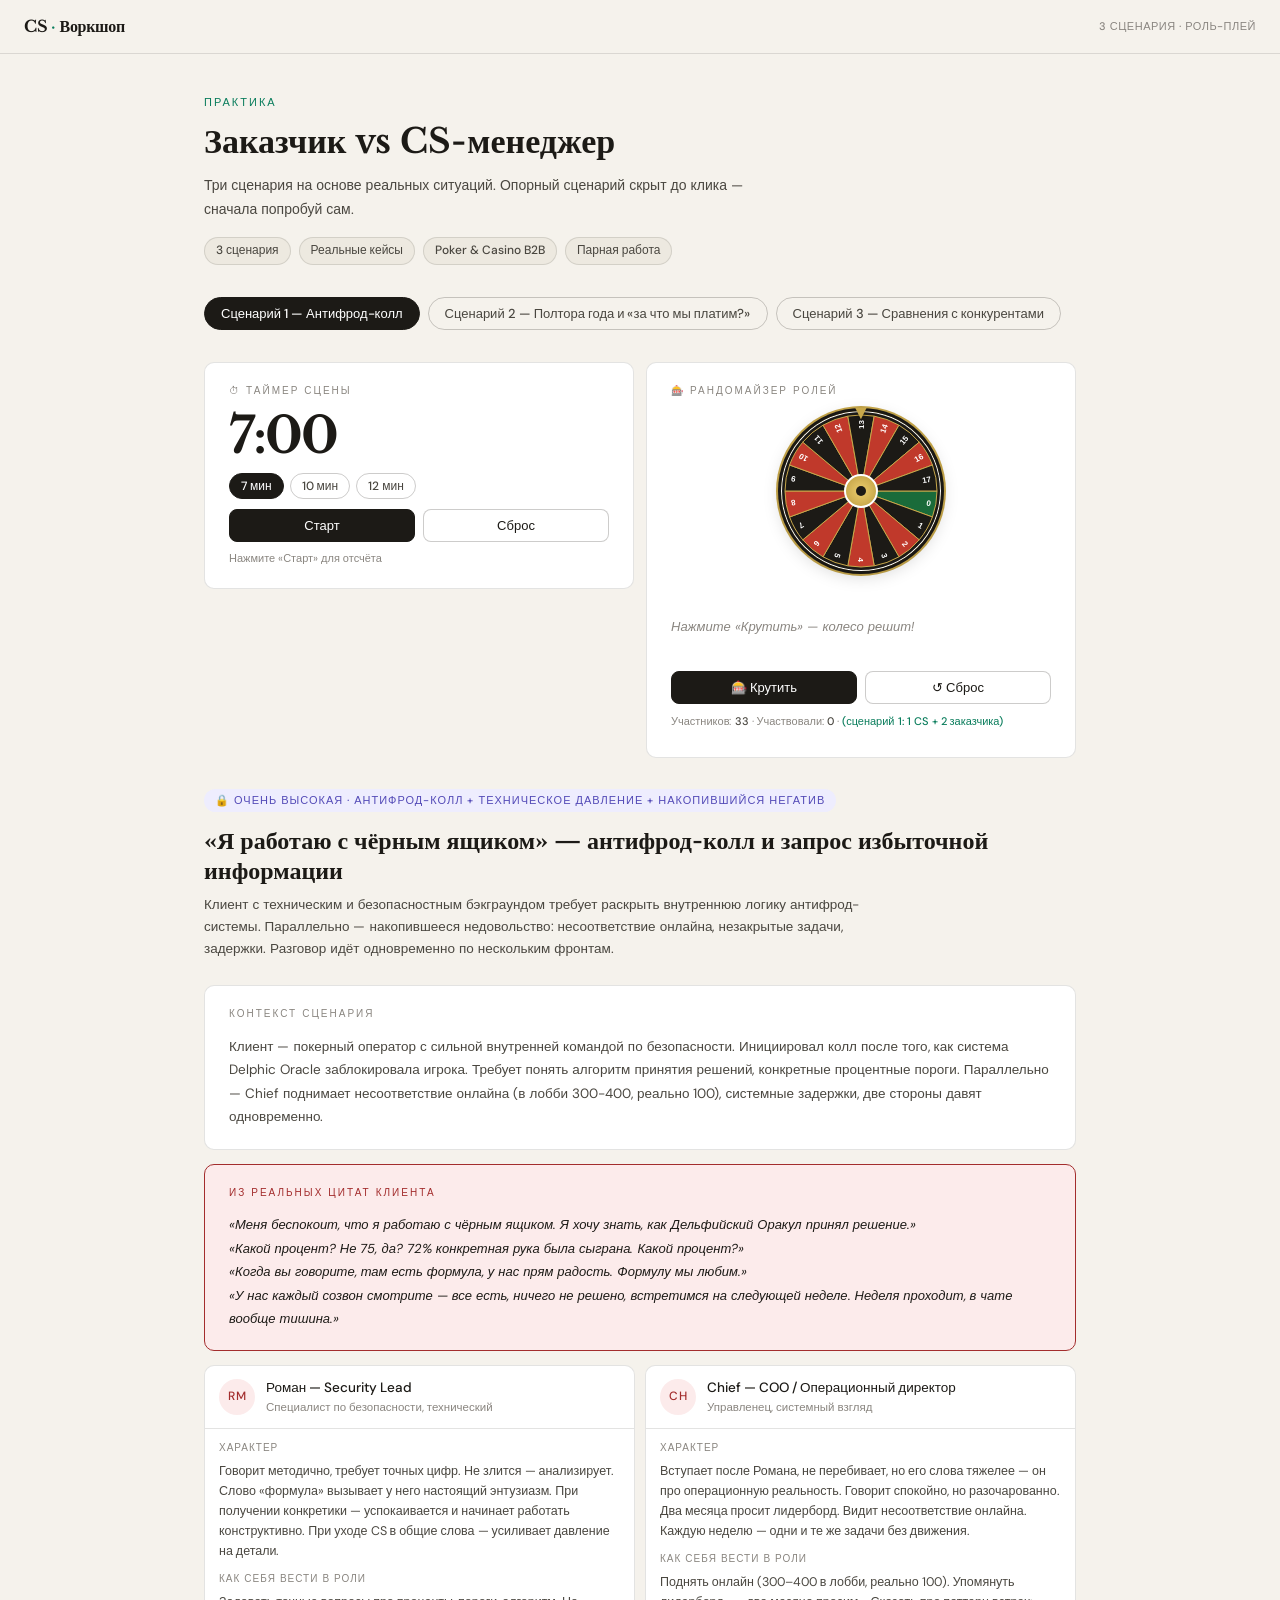
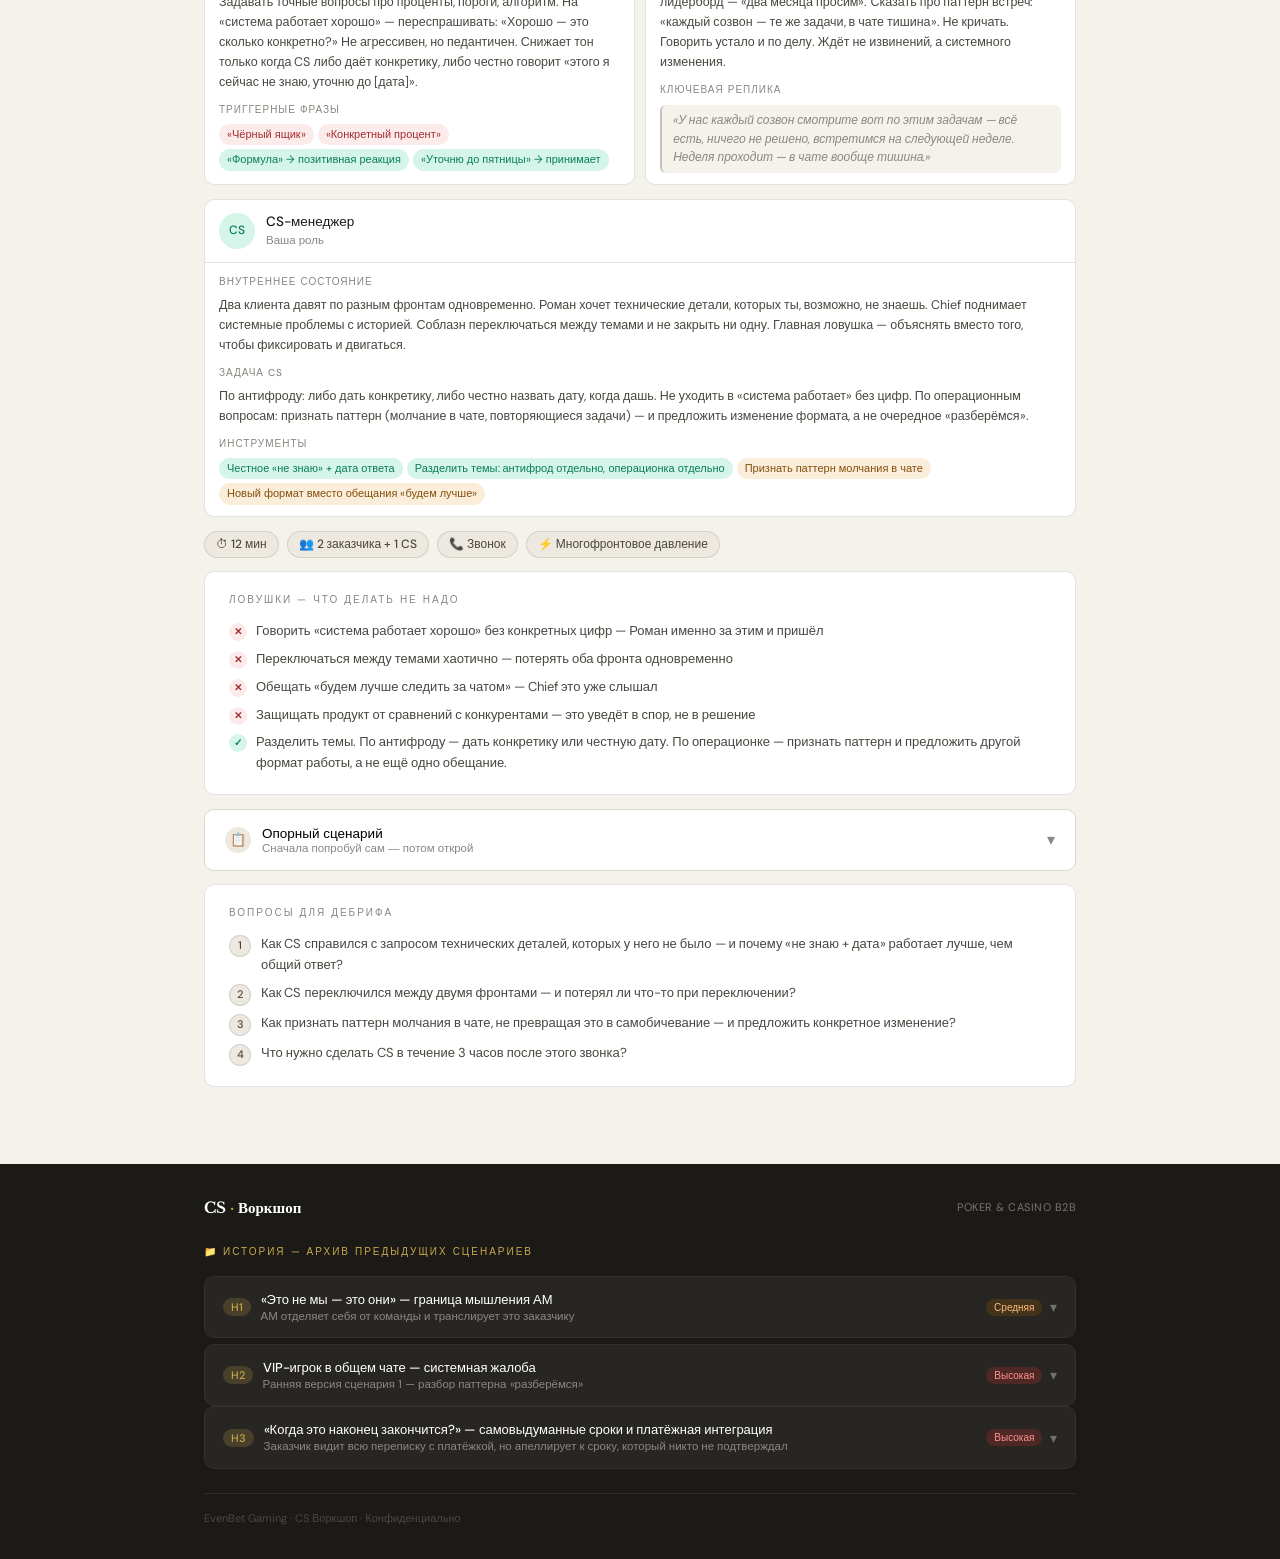
<file: roleplay_scenarios_cs (1).html>
<!DOCTYPE html>
<html lang="ru">
<head>
<meta charset="UTF-8">
<meta name="viewport" content="width=device-width, initial-scale=1.0">
<title>Роль-плей — CS vs Заказчик</title>
<link rel="preconnect" href="https://fonts.googleapis.com">
<link rel="preconnect" href="https://fonts.gstatic.com" crossorigin>
<link href="https://fonts.googleapis.com/css2?family=Libre+Baskerville:ital,wght@0,400;0,700;1,400&family=DM+Sans:wght@300;400;500&display=swap" rel="stylesheet">
<style>
:root{
  --bg:#F5F2EC;--bg2:#EDE9E0;--bg3:#E4E0D5;
  --ink:#1C1A16;--ink2:#4A4740;--ink3:#8A8680;
  --teal:#0A7D5C;--teal-l:#D4F5E8;--teal-m:#9FE1CB;
  --red:#A32D2D;--red-l:#FCEBEB;
  --amber:#854F0B;--amber-l:#FAEEDA;
  --blue:#185FA5;--blue-l:#E6F1FB;
  --purple:#534AB7;--purple-l:#EEEDFE;
  --gold:#C8A84B;--gold-l:#FBF0D4;
  --border:rgba(28,26,22,.12);--border-m:rgba(28,26,22,.22);
  --r:10px;--r-sm:6px;
}
*{box-sizing:border-box;margin:0;padding:0}
body{font-family:'DM Sans',sans-serif;background:var(--bg);color:var(--ink);min-height:100vh;line-height:1.6}

/* ── STICKY HEADER ── */
.site-header{border-bottom:1px solid var(--border);padding:.85rem 1.5rem;display:flex;align-items:center;justify-content:space-between;gap:12px;background:rgba(245,242,236,.95);position:sticky;top:0;z-index:200;backdrop-filter:blur(10px)}
.logo{font-family:'Libre Baskerville',serif;font-size:16px;font-weight:700;letter-spacing:-.3px;color:var(--ink);flex-shrink:0}
.logo span{color:var(--teal)}
/* Timer in header */
.header-timer{display:none;align-items:center;gap:10px;background:#fff;border:1px solid var(--border);border-radius:30px;padding:5px 14px}
.header-timer.visible{display:flex}
.ht-display{font-family:'Libre Baskerville',serif;font-size:20px;font-weight:700;letter-spacing:-1px;color:var(--ink);min-width:48px;font-variant-numeric:tabular-nums}
.ht-display.warn{color:var(--amber)}
.ht-display.danger{color:var(--red);animation:tpulse .7s ease-in-out infinite}
.ht-display.done{color:var(--teal)}
.ht-btn{font-size:12px;font-weight:500;padding:3px 10px;border-radius:20px;border:1px solid var(--border-m);background:transparent;color:var(--ink2);cursor:pointer;font-family:'DM Sans',sans-serif;transition:all .15s}
.ht-btn:hover{background:var(--bg2)}
.ht-btn.go{background:var(--ink);color:#fff;border-color:var(--ink)}
.header-meta{font-size:11px;color:var(--ink3);font-weight:500;letter-spacing:.5px;text-transform:uppercase;flex-shrink:0}

@keyframes tpulse{0%,100%{opacity:1}50%{opacity:.4}}
@keyframes fadeIn{from{opacity:0;transform:translateY(6px)}to{opacity:1;transform:translateY(0)}}

/* ── MAIN ── */
main{max-width:920px;margin:0 auto;padding:2.5rem 1.5rem 4rem}

/* ── INTRO ── */
.intro{margin-bottom:2rem}
.intro-label{font-size:11px;font-weight:500;letter-spacing:2px;text-transform:uppercase;color:var(--teal);margin-bottom:.6rem}
.intro h1{font-family:'Libre Baskerville',serif;font-size:clamp(24px,4vw,34px);font-weight:700;line-height:1.2;margin-bottom:.75rem}
.intro p{font-size:14px;color:var(--ink2);max-width:580px;line-height:1.7}
.intro-meta{display:flex;gap:8px;flex-wrap:wrap;margin-top:1rem}
.meta-pill{font-size:12px;font-weight:500;padding:3px 11px;border-radius:20px;background:var(--bg2);color:var(--ink2);border:1px solid var(--border)}

/* ── TABS ── */
.sc-tabs{display:flex;gap:8px;margin-bottom:2rem;flex-wrap:wrap}
.sc-tab{font-family:'DM Sans',sans-serif;font-size:13px;font-weight:500;padding:7px 16px;border-radius:30px;border:1.5px solid var(--border-m);background:transparent;color:var(--ink2);cursor:pointer;transition:all .2s}
.sc-tab:hover{background:var(--bg2)}
.sc-tab.active{background:var(--ink);color:#fff;border-color:var(--ink)}

/* ── SCENARIO PANEL ── */
.sc-panel{display:none;animation:fadeIn .25s ease}
.sc-panel.active{display:block}

/* ── TOOLS PANEL ── */
.tools-panel{display:grid;grid-template-columns:1fr 1fr;gap:12px;margin-bottom:1.75rem}
@media(max-width:600px){.tools-panel{grid-template-columns:1fr}}

/* ── TIMER CARD ── */
.timer-card{background:#fff;border:1px solid var(--border);border-radius:var(--r);padding:1.25rem 1.5rem;align-self:start}
.tool-label{font-size:10px;font-weight:500;letter-spacing:2px;text-transform:uppercase;color:var(--ink3);margin-bottom:.75rem}
.timer-display{font-family:'Libre Baskerville',serif;font-size:50px;font-weight:700;color:var(--ink);letter-spacing:-2px;line-height:1;margin-bottom:.75rem;transition:color .3s;font-variant-numeric:tabular-nums}
.timer-display.warn{color:var(--amber)}
.timer-display.danger{color:var(--red);animation:tpulse .7s ease-in-out infinite}
.timer-display.done{color:var(--teal)}
.timer-preset-row{display:flex;gap:6px;flex-wrap:wrap;margin-bottom:.65rem}
.t-preset{font-size:12px;font-weight:500;padding:4px 11px;border-radius:20px;border:1px solid var(--border-m);background:transparent;color:var(--ink2);cursor:pointer;transition:all .15s;font-family:'DM Sans',sans-serif}
.t-preset:hover{background:var(--bg2)}
.t-preset.sel{background:var(--ink);color:#fff;border-color:var(--ink)}
.timer-controls{display:flex;gap:8px}
.t-btn{font-family:'DM Sans',sans-serif;font-size:13px;font-weight:500;padding:7px 14px;border-radius:8px;border:1.5px solid var(--border-m);background:#fff;color:var(--ink);cursor:pointer;transition:all .15s;flex:1}
.t-btn:hover{background:var(--bg2)}
.t-btn.t-primary{background:var(--ink);color:#fff;border-color:var(--ink)}
.timer-status{font-size:11px;color:var(--ink3);margin-top:.5rem;min-height:15px}

/* ── ROULETTE / RANDOMIZER ── */
.rand-card{background:#fff;border:1px solid var(--border);border-radius:var(--r);padding:1.25rem 1.5rem;display:flex;flex-direction:column}
.wheel-wrap{position:relative;width:160px;height:170px;margin:0 auto .8rem;flex-shrink:0}
#wheelCanvas{border-radius:50%;box-shadow:0 4px 18px rgba(0,0,0,.18),0 0 0 3px #1C1A16,0 0 0 5px #C8A84B;display:block}
.wheel-pointer{position:absolute;top:-9px;left:50%;transform:translateX(-50%);font-size:20px;color:#C8A84B;text-shadow:0 2px 4px rgba(0,0,0,.3);line-height:1;z-index:2;pointer-events:none}
.rand-result{min-height:68px;display:flex;flex-direction:column;justify-content:center;margin-bottom:.6rem}
.rand-pair{display:flex;gap:8px;align-items:stretch}
.rand-person{flex:1}
.rand-role-label{font-size:10px;font-weight:500;letter-spacing:1.5px;text-transform:uppercase;margin-bottom:2px}
.role-cs-lbl{color:var(--teal)}
.role-cl-lbl{color:var(--red)}
.rand-name{font-family:'Libre Baskerville',serif;font-size:15px;font-weight:700;color:var(--ink);line-height:1.25;transition:all .15s}
.rand-name.spinning{opacity:0;transform:translateY(-3px)}
/* Replace button */
.rand-replace-row{display:flex;gap:6px;margin-top:4px}
.replace-btn{font-size:11px;font-weight:500;padding:2px 8px;border-radius:12px;border:1px solid var(--border-m);background:transparent;color:var(--ink2);cursor:pointer;font-family:'DM Sans',sans-serif;transition:all .15s;display:flex;align-items:center;gap:3px}
.replace-btn:hover{background:var(--bg2)}
.replace-btn.cs-replace{border-color:var(--teal);color:var(--teal)}
.replace-btn.cl-replace{border-color:var(--red);color:var(--red)}
.rand-sep{width:1px;background:var(--border);flex-shrink:0}
.rand-empty{font-size:13px;color:var(--ink3);font-style:italic}
.rand-controls{display:flex;gap:8px;margin-bottom:.55rem}
.r-btn{font-family:'DM Sans',sans-serif;font-size:13px;font-weight:500;padding:7px 14px;border-radius:8px;border:1.5px solid var(--border-m);background:#fff;color:var(--ink);cursor:pointer;transition:all .15s;flex:1}
.r-btn:hover{background:var(--bg2)}
.r-btn.r-primary{background:var(--ink);color:#fff;border-color:var(--ink)}
.rand-count{font-size:11px;color:var(--ink3);margin-bottom:.4rem}
.rand-count span{font-weight:500;color:var(--ink2)}
.picked-list{display:flex;flex-wrap:wrap;gap:3px;max-height:54px;overflow-y:auto}
.picked-chip{font-size:10px;padding:2px 7px;border-radius:10px;background:var(--bg2);color:var(--ink2)}
.picked-chip.latest{background:var(--ink);color:#fff;font-weight:500}

/* ── SCENARIO HEADER ── */
.sc-header{margin-bottom:1.5rem}
.sc-difficulty{display:inline-flex;align-items:center;gap:6px;font-size:11px;font-weight:500;letter-spacing:1px;text-transform:uppercase;padding:3px 11px;border-radius:20px;margin-bottom:.85rem}
.diff-high{background:var(--red-l);color:var(--red)}
.diff-med{background:var(--amber-l);color:var(--amber)}
.diff-vhigh{background:var(--purple-l);color:var(--purple)}
.sc-header h2{font-family:'Libre Baskerville',serif;font-size:clamp(18px,3vw,24px);font-weight:700;line-height:1.25;margin-bottom:.5rem}
.sc-header .subtitle{font-size:13.5px;color:var(--ink2);line-height:1.65;max-width:680px}

/* ── BLOCKS ── */
.block{background:#fff;border:1px solid var(--border);border-radius:var(--r);padding:1.25rem 1.5rem;margin-bottom:.85rem}
.block-label{font-size:10px;font-weight:500;letter-spacing:2px;text-transform:uppercase;color:var(--ink3);margin-bottom:.8rem}
.block-text{font-size:13.5px;color:var(--ink2);line-height:1.75}

/* ── REAL QUOTE ── */
.real-quote{margin:1rem 0;background:var(--red-l);border-left:3px solid var(--red);border-radius:0 var(--r-sm) var(--r-sm) 0;padding:.9rem 1.1rem}
.real-quote .rq-label{font-size:10px;font-weight:500;letter-spacing:1.5px;text-transform:uppercase;color:var(--red);margin-bottom:.45rem}
.real-quote p{font-size:13.5px;color:var(--ink);line-height:1.7;font-style:italic}

/* ── CHARACTER CARDS ── */
.characters{display:grid;grid-template-columns:1fr 1fr;gap:10px;margin-bottom:.85rem}
@media(max-width:580px){.characters{grid-template-columns:1fr}}
.char-card{background:#fff;border:1px solid var(--border);border-radius:var(--r);overflow:hidden}
.char-head{padding:11px 14px;display:flex;align-items:center;gap:11px}
.av{width:36px;height:36px;border-radius:50%;display:flex;align-items:center;justify-content:center;font-size:12px;font-weight:500;flex-shrink:0;letter-spacing:.5px}
.av-cl{background:var(--red-l);color:var(--red)}
.av-cs{background:var(--teal-l);color:var(--teal)}
.char-name{font-size:13.5px;font-weight:500;color:var(--ink)}
.char-role{font-size:11.5px;color:var(--ink3)}
.char-body{padding:11px 14px;border-top:1px solid var(--border)}
.char-section{margin-bottom:.65rem}
.char-section:last-child{margin-bottom:0}
.char-section-title{font-size:10px;font-weight:500;letter-spacing:1px;text-transform:uppercase;color:var(--ink3);margin-bottom:.3rem}
.char-section-text{font-size:12.5px;color:var(--ink2);line-height:1.6}
.char-tags{display:flex;flex-wrap:wrap;gap:4px;margin-top:.35rem}
.char-tag{font-size:11px;padding:2px 8px;border-radius:12px;background:var(--bg2);color:var(--ink2)}
.char-tag.red{background:var(--red-l);color:var(--red)}
.char-tag.teal{background:var(--teal-l);color:var(--teal)}
.char-tag.amber{background:var(--amber-l);color:var(--amber)}
.char-quote{font-size:12px;font-style:italic;color:var(--ink3);margin-top:.4rem;padding:.4rem .7rem;background:var(--bg);border-radius:var(--r-sm);border-left:2px solid var(--border-m);line-height:1.55}

/* ── TIMING PILLS ── */
.timing-row{display:flex;gap:8px;flex-wrap:wrap;margin-bottom:.85rem}
.t-pill{font-size:12px;font-weight:500;padding:3px 11px;border-radius:20px;background:var(--bg2);color:var(--ink2);border:1px solid var(--border)}

/* ── TRAPS ── */
.trap-list{display:flex;flex-direction:column;gap:7px}
.trap{display:flex;align-items:flex-start;gap:9px;font-size:13px;color:var(--ink2);line-height:1.6}
.trap-icon{width:18px;height:18px;border-radius:50%;display:flex;align-items:center;justify-content:center;font-size:10px;flex-shrink:0;margin-top:2px;font-weight:700}
.trap-icon.bad{background:var(--red-l);color:var(--red)}
.trap-icon.good{background:var(--teal-l);color:var(--teal)}

/* ── ACCORDION ── */
.accordion{border:1px solid var(--border);border-radius:var(--r);overflow:hidden;margin-bottom:.85rem}
.accordion-trigger{width:100%;background:#fff;border:none;padding:1rem 1.25rem;display:flex;align-items:center;justify-content:space-between;cursor:pointer;gap:12px;text-align:left;transition:background .15s}
.accordion-trigger:hover{background:var(--bg2)}
.accordion-trigger.open{background:var(--ink);color:#fff}
.trigger-left{display:flex;align-items:center;gap:11px}
.trigger-icon{width:26px;height:26px;border-radius:50%;background:var(--bg2);display:flex;align-items:center;justify-content:center;flex-shrink:0;font-size:13px}
.accordion-trigger.open .trigger-icon{background:rgba(255,255,255,.15)}
.trigger-label{font-size:13.5px;font-weight:500;color:inherit}
.trigger-sub{font-size:11.5px;color:var(--ink3);margin-top:1px}
.accordion-trigger.open .trigger-sub{color:rgba(255,255,255,.55)}
.chevron{font-size:16px;color:var(--ink3);transition:transform .25s;line-height:1;flex-shrink:0}
.accordion-trigger.open .chevron{transform:rotate(180deg);color:rgba(255,255,255,.6)}
.accordion-body{display:none;background:#fff;border-top:1px solid var(--border)}
.accordion-body.open{display:block}
.script-inner{padding:1rem 1.25rem}

/* ── SCRIPT LINES ── */
.script-line{display:flex;gap:10px;padding:.65rem 0;border-bottom:1px solid var(--border);align-items:flex-start}
.script-line:last-child{border-bottom:none;padding-bottom:0}
.who{min-width:68px;font-size:10.5px;font-weight:500;padding:3px 7px;border-radius:20px;text-align:center;flex-shrink:0;margin-top:2px}
.who.cl{background:var(--red-l);color:var(--red)}
.who.cs{background:var(--teal-l);color:var(--teal)}
.who.note{background:var(--bg2);color:var(--ink3)}
.line-text{font-size:13px;color:var(--ink);line-height:1.65}
.line-text em{color:var(--ink3);font-style:normal;font-size:11.5px;display:block;margin-top:2px}

/* ── DEBRIEF ── */
.debrief-list{display:flex;flex-direction:column;gap:7px}
.dq{display:flex;align-items:flex-start;gap:10px;font-size:13px;color:var(--ink2);line-height:1.6}
.dq-n{min-width:22px;height:22px;border-radius:50%;background:var(--bg2);color:var(--ink2);display:flex;align-items:center;justify-content:center;font-size:11px;font-weight:500;flex-shrink:0;margin-top:1px;border:1px solid var(--border)}

/* ── FOOTER ── */
footer{background:var(--ink);color:rgba(255,255,255,.6);padding:0}
.footer-inner{max-width:920px;margin:0 auto;padding:2rem 1.5rem}
.footer-top{display:flex;align-items:center;justify-content:space-between;gap:12px;margin-bottom:1.5rem}
.footer-logo{font-family:'Libre Baskerville',serif;font-size:15px;font-weight:700;color:#fff}
.footer-logo span{color:var(--gold)}
.footer-meta{font-size:11px;letter-spacing:.5px;text-transform:uppercase;color:rgba(255,255,255,.4)}

/* ── HISTORY SECTION IN FOOTER ── */
.history-title{font-size:10px;font-weight:500;letter-spacing:2px;text-transform:uppercase;color:var(--gold);margin-bottom:1rem}
.history-list{display:flex;flex-direction:column;gap:6px}
.hist-item{border:1px solid rgba(255,255,255,.1);border-radius:var(--r);overflow:hidden}
.hist-trigger{width:100%;background:rgba(255,255,255,.05);border:none;padding:.85rem 1.1rem;display:flex;align-items:center;justify-content:space-between;cursor:pointer;gap:12px;text-align:left;color:#fff;font-family:'DM Sans',sans-serif;transition:background .15s}
.hist-trigger:hover{background:rgba(255,255,255,.1)}
.hist-trigger.open{background:rgba(200,168,75,.15)}
.hist-trigger-left{display:flex;align-items:center;gap:10px}
.hist-num{font-size:11px;font-weight:500;padding:2px 8px;border-radius:20px;background:rgba(200,168,75,.2);color:var(--gold);flex-shrink:0}
.hist-name{font-size:13px;font-weight:500;color:#fff}
.hist-sub{font-size:11.5px;color:rgba(255,255,255,.45);margin-top:1px}
.hist-difficulty{font-size:10px;font-weight:500;padding:2px 8px;border-radius:20px;flex-shrink:0}
.hd-high{background:rgba(163,45,45,.3);color:#FF9090}
.hd-med{background:rgba(133,79,11,.3);color:#FFBA7A}
.hist-chevron{font-size:14px;color:rgba(255,255,255,.35);transition:transform .25s;flex-shrink:0}
.hist-trigger.open .hist-chevron{transform:rotate(180deg);color:var(--gold)}
.hist-body{display:none;border-top:1px solid rgba(255,255,255,.08);background:rgba(0,0,0,.2);padding:1.25rem}
.hist-body.open{display:block}
.hist-block{margin-bottom:1rem}
.hist-block:last-child{margin-bottom:0}
.hist-block-label{font-size:10px;font-weight:500;letter-spacing:1.5px;text-transform:uppercase;color:rgba(255,255,255,.35);margin-bottom:.5rem}
.hist-block-text{font-size:13px;color:rgba(255,255,255,.75);line-height:1.7}
.hist-quote{background:rgba(163,45,45,.2);border-left:2px solid rgba(163,45,45,.6);border-radius:0 6px 6px 0;padding:.7rem .9rem;margin:.6rem 0;font-size:12.5px;color:rgba(255,255,255,.8);font-style:italic;line-height:1.65}
.hist-chars{display:grid;grid-template-columns:1fr 1fr;gap:8px;margin-bottom:.75rem}
@media(max-width:480px){.hist-chars{grid-template-columns:1fr}}
.hist-char{background:rgba(255,255,255,.05);border:1px solid rgba(255,255,255,.1);border-radius:8px;padding:.75rem}
.hist-char-name{font-size:13px;font-weight:500;color:#fff;margin-bottom:2px}
.hist-char-role{font-size:11px;color:rgba(255,255,255,.4);margin-bottom:.4rem}
.hist-char-body{font-size:12px;color:rgba(255,255,255,.65);line-height:1.6}
.hist-traps{display:flex;flex-direction:column;gap:5px}
.hist-trap{font-size:12px;color:rgba(255,255,255,.65);display:flex;gap:7px;line-height:1.55}
.hist-trap-icon{font-size:12px;flex-shrink:0}
.footer-copy{font-size:11px;color:rgba(255,255,255,.2);margin-top:1.5rem;padding-top:1rem;border-top:1px solid rgba(255,255,255,.08)}
</style>
</head>
<body>

<header class="site-header">
  <div class="logo">CS<span> · </span>Воркшоп</div>

  <!-- Timer in header — shown after timer starts -->
  <div class="header-timer" id="headerTimer">
    <div class="ht-display" id="htDisplay">7:00</div>
    <button class="ht-btn go" id="htBtn" onclick="timerToggle()">Пауза</button>
    <button class="ht-btn" onclick="timerReset()">↺</button>
  </div>

  <div class="header-meta">3 сценария · Роль-плей</div>
</header>

<main>
  <div class="intro">
    <div class="intro-label">Практика</div>
    <h1>Заказчик vs CS-менеджер</h1>
    <p>Три сценария на основе реальных ситуаций. Опорный сценарий скрыт до клика — сначала попробуй сам.</p>
    <div class="intro-meta">
      <span class="meta-pill">3 сценария</span>
      <span class="meta-pill">Реальные кейсы</span>
      <span class="meta-pill">Poker &amp; Casino B2B</span>
      <span class="meta-pill">Парная работа</span>
    </div>
  </div>

  <div class="sc-tabs">
    <button class="sc-tab active" onclick="showScenario('s1',this)">Сценарий 1 — Антифрод-колл</button>
    <button class="sc-tab" onclick="showScenario('s2',this)">Сценарий 2 — Полтора года и «за что мы платим?»</button>
    <button class="sc-tab" onclick="showScenario('s3',this)">Сценарий 3 — Сравнения с конкурентами</button>
  </div>

  <!-- TOOLS: TIMER + RANDOMIZER -->
  <div class="tools-panel">

    <div class="timer-card">
      <div class="tool-label">⏱ Таймер сцены</div>
      <div class="timer-display" id="timerDisplay">7:00</div>
      <div class="timer-preset-row">
        <button class="t-preset sel" onclick="setPreset(7,this)">7 мин</button>
        <button class="t-preset" onclick="setPreset(10,this)">10 мин</button>
        <button class="t-preset" onclick="setPreset(12,this)">12 мин</button>
      </div>
      <div class="timer-controls">
        <button class="t-btn t-primary" id="timerStartBtn" onclick="timerToggle()">Старт</button>
        <button class="t-btn" onclick="timerReset()">Сброс</button>
      </div>
      <div class="timer-status" id="timerStatus">Нажмите «Старт» для отсчёта</div>
    </div>

    <div class="rand-card">
      <div class="tool-label">🎰 Рандомайзер ролей</div>
      <div class="wheel-wrap">
        <canvas id="wheelCanvas" width="160" height="160"></canvas>
        <div class="wheel-pointer">▼</div>
      </div>
      <div class="rand-result" id="randResult">
        <div class="rand-empty">Нажмите «Крутить» — колесо решит!</div>
      </div>
      <div class="rand-controls">
        <button class="r-btn r-primary" id="spinBtn" onclick="pickRoles()">🎰 Крутить</button>
        <button class="r-btn" onclick="resetRand()">↺ Сброс</button>
      </div>
      <div class="rand-count">Участников: <span>33</span> · Участвовали: <span id="pickedCount">0</span> · <span id="randModeHint" style="color:var(--teal)">(сценарий 1: 1 CS + 2 заказчика)</span></div>
      <div class="picked-list" id="pickedList"></div>
    </div>

  </div>

  <!-- ════ SCENARIO 1 ════ -->
  <div class="sc-panel active" id="s1">
    <div class="sc-header">
      <div class="sc-difficulty diff-vhigh">🔒 Очень высокая · Антифрод-колл + техническое давление + накопившийся негатив</div>
      <h2>«Я работаю с чёрным ящиком» — антифрод-колл и запрос избыточной информации</h2>
      <p class="subtitle">Клиент с техническим и безопасностным бэкграундом требует раскрыть внутреннюю логику антифрод-системы. Параллельно — накопившееся недовольство: несоответствие онлайна, незакрытые задачи, задержки. Разговор идёт одновременно по нескольким фронтам.</p>
    </div>

    <div class="block">
      <div class="block-label">Контекст сценария</div>
      <div class="block-text">Клиент — покерный оператор с сильной внутренней командой по безопасности. Инициировал колл после того, как система Delphic Oracle заблокировала игрока. Требует понять алгоритм принятия решений, конкретные процентные пороги. Параллельно — Chief поднимает несоответствие онлайна (в лобби 300-400, реально 100), системные задержки, две стороны давят одновременно.</div>
    </div>

    <div class="block" style="background:var(--red-l);border-color:var(--red)">
      <div class="block-label" style="color:var(--red)">Из реальных цитат клиента</div>
      <div style="font-size:13px;color:var(--ink);line-height:1.8;font-style:italic">
        «Меня беспокоит, что я работаю с чёрным ящиком. Я хочу знать, как Дельфийский Оракул принял решение.»<br>
        «Какой процент? Не 75, да? 72% конкретная рука была сыграна. Какой процент?»<br>
        «Когда вы говорите, там есть формула, у нас прям радость. Формулу мы любим.»<br>
        «У нас каждый созвон смотрите — все есть, ничего не решено, встретимся на следующей неделе. Неделя проходит, в чате вообще тишина.»
      </div>
    </div>

    <div class="characters">
      <div class="char-card">
        <div class="char-head">
          <div class="av av-cl">RM</div>
          <div><div class="char-name">Роман — Security Lead</div><div class="char-role">Специалист по безопасности, технический</div></div>
        </div>
        <div class="char-body">
          <div class="char-section">
            <div class="char-section-title">Характер</div>
            <div class="char-section-text">Говорит методично, требует точных цифр. Не злится — анализирует. Слово «формула» вызывает у него настоящий энтузиазм. При получении конкретики — успокаивается и начинает работать конструктивно. При уходе CS в общие слова — усиливает давление на детали.</div>
          </div>
          <div class="char-section">
            <div class="char-section-title">Как себя вести в роли</div>
            <div class="char-section-text">Задавать точные вопросы про проценты, пороги, алгоритм. На «система работает хорошо» — переспрашивать: «Хорошо — это сколько конкретно?» Не агрессивен, но педантичен. Снижает тон только когда CS либо даёт конкретику, либо честно говорит «этого я сейчас не знаю, уточню до [дата]».</div>
          </div>
          <div class="char-section">
            <div class="char-section-title">Триггерные фразы</div>
            <div class="char-tags">
              <span class="char-tag red">«Чёрный ящик»</span>
              <span class="char-tag red">«Конкретный процент»</span>
              <span class="char-tag teal">«Формула» → позитивная реакция</span>
              <span class="char-tag teal">«Уточню до пятницы» → принимает</span>
            </div>
          </div>
        </div>
      </div>
      <div class="char-card">
        <div class="char-head">
          <div class="av av-cl">CH</div>
          <div><div class="char-name">Chief — COO / Операционный директор</div><div class="char-role">Управленец, системный взгляд</div></div>
        </div>
        <div class="char-body">
          <div class="char-section">
            <div class="char-section-title">Характер</div>
            <div class="char-section-text">Вступает после Романа, не перебивает, но его слова тяжелее — он про операционную реальность. Говорит спокойно, но разочарованно. Два месяца просит лидерборд. Видит несоответствие онлайна. Каждую неделю — одни и те же задачи без движения.</div>
          </div>
          <div class="char-section">
            <div class="char-section-title">Как себя вести в роли</div>
            <div class="char-section-text">Поднять онлайн (300–400 в лобби, реально 100). Упомянуть лидерборд — «два месяца просим». Сказать про паттерн встреч: «каждый созвон — те же задачи, в чате тишина». Не кричать. Говорить устало и по делу. Ждёт не извинений, а системного изменения.</div>
          </div>
          <div class="char-section">
            <div class="char-section-title">Ключевая реплика</div>
            <div class="char-quote">«У нас каждый созвон смотрите вот по этим задачам — всё есть, ничего не решено, встретимся на следующей неделе. Неделя проходит — в чате вообще тишина.»</div>
          </div>
        </div>
      </div>
    </div>

    <div class="char-card" style="margin-bottom:.85rem">
      <div class="char-head">
        <div class="av av-cs">CS</div>
        <div><div class="char-name">CS-менеджер</div><div class="char-role">Ваша роль</div></div>
      </div>
      <div class="char-body">
        <div class="char-section">
          <div class="char-section-title">Внутреннее состояние</div>
          <div class="char-section-text">Два клиента давят по разным фронтам одновременно. Роман хочет технические детали, которых ты, возможно, не знаешь. Chief поднимает системные проблемы с историей. Соблазн переключаться между темами и не закрыть ни одну. Главная ловушка — объяснять вместо того, чтобы фиксировать и двигаться.</div>
        </div>
        <div class="char-section">
          <div class="char-section-title">Задача CS</div>
          <div class="char-section-text">По антифроду: либо дать конкретику, либо честно назвать дату, когда дашь. Не уходить в «система работает» без цифр. По операционным вопросам: признать паттерн (молчание в чате, повторяющиеся задачи) — и предложить изменение формата, а не очередное «разберёмся».</div>
        </div>
        <div class="char-section">
          <div class="char-section-title">Инструменты</div>
          <div class="char-tags">
            <span class="char-tag teal">Честное «не знаю» + дата ответа</span>
            <span class="char-tag teal">Разделить темы: антифрод отдельно, операционка отдельно</span>
            <span class="char-tag amber">Признать паттерн молчания в чате</span>
            <span class="char-tag amber">Новый формат вместо обещания «будем лучше»</span>
          </div>
        </div>
      </div>
    </div>

    <div class="timing-row">
      <span class="t-pill">⏱ 12 мин</span>
      <span class="t-pill">👥 2 заказчика + 1 CS</span>
      <span class="t-pill">📞 Звонок</span>
      <span class="t-pill">⚡ Многофронтовое давление</span>
    </div>

    <div class="block">
      <div class="block-label">Ловушки — что делать не надо</div>
      <div class="trap-list">
        <div class="trap"><span class="trap-icon bad">✕</span>Говорить «система работает хорошо» без конкретных цифр — Роман именно за этим и пришёл</div>
        <div class="trap"><span class="trap-icon bad">✕</span>Переключаться между темами хаотично — потерять оба фронта одновременно</div>
        <div class="trap"><span class="trap-icon bad">✕</span>Обещать «будем лучше следить за чатом» — Chief это уже слышал</div>
        <div class="trap"><span class="trap-icon bad">✕</span>Защищать продукт от сравнений с конкурентами — это уведёт в спор, не в решение</div>
        <div class="trap"><span class="trap-icon good">✓</span>Разделить темы. По антифроду — дать конкретику или честную дату. По операционке — признать паттерн и предложить другой формат работы, а не ещё одно обещание.</div>
      </div>
    </div>

    <div class="accordion">
      <button class="accordion-trigger" onclick="toggleAccordion(this)">
        <div class="trigger-left">
          <div class="trigger-icon">📋</div>
          <div><div class="trigger-label">Опорный сценарий</div><div class="trigger-sub">Сначала попробуй сам — потом открой</div></div>
        </div>
        <div class="chevron">▾</div>
      </button>
      <div class="accordion-body">
        <div class="script-inner">
          <div class="script-line"><span class="who cl">Роман</span><span class="line-text">Меня беспокоит, что я работаю с чёрным ящиком. Я хочу знать, как Дельфийский Оракул принял решение по этому игроку. Конкретно — какой процент?</span></div>
          <div class="script-line"><span class="who cs">CS</span><span class="line-text">Роман, понимаю запрос — вам нужна не общая картина, а конкретная логика по конкретному игроку. Честно: детальный порог по этому кейсу я сейчас не назову точно. Запрошу у команды антифрода — дам вам ответ письменно до завтра 12:00. Это вас устроит?</span></div>
          <div class="script-line"><span class="who cl">Роман</span><span class="line-text">Устроит, если будет конкретика. Не «система работает», а цифры.</span></div>
          <div class="script-line"><span class="who cs">CS</span><span class="line-text">Цифры — понял. Зафиксирую. <em>(переключается на Chief)</em> Chief, я слышу по онлайну и по задачам — давайте по этому отдельно.</span></div>
          <div class="script-line"><span class="who cl">Chief</span><span class="line-text">У нас каждый созвон — те же задачи, ничего не решено. В чате тишина. Лидерборд просим два месяца.</span></div>
          <div class="script-line"><span class="who cs">CS</span><span class="line-text">Это справедливо. Паттерн есть — я его вижу. Предлагаю изменить формат: после каждого созвона я присылаю в чат короткий summary с задачами и датами — не на следующей встрече, а в тот же день. По лидерборду — конкретный статус сегодня до 18:00. Это изменение, а не обещание.</span></div>
          <div class="script-line"><span class="who note">Ключевой момент</span><span class="line-text">CS не защищает продукт от сравнения с конкурентами. Если звучит «у JackPoker всё работает» — «Понял. Давайте разберёмся конкретно, что именно не работает у вас прямо сейчас — и закроем это.»</span></div>
        </div>
      </div>
    </div>

    <div class="block">
      <div class="block-label">Вопросы для дебрифа</div>
      <div class="debrief-list">
        <div class="dq"><span class="dq-n">1</span>Как CS справился с запросом технических деталей, которых у него не было — и почему «не знаю + дата» работает лучше, чем общий ответ?</div>
        <div class="dq"><span class="dq-n">2</span>Как CS переключился между двумя фронтами — и потерял ли что-то при переключении?</div>
        <div class="dq"><span class="dq-n">3</span>Как признать паттерн молчания в чате, не превращая это в самобичевание — и предложить конкретное изменение?</div>
        <div class="dq"><span class="dq-n">4</span>Что нужно сделать CS в течение 3 часов после этого звонка?</div>
      </div>
    </div>
  </div>

  <!-- ════ SCENARIO 2 ════ -->
  <div class="sc-panel" id="s2">
    <div class="sc-header">
      <div class="sc-difficulty diff-high">💸 Высокая · Долгосрочное разочарование + вопрос о ценности</div>
      <h2>«Полтора года — и всё то же самое» — фрустрация от долгих процессов и вопрос: за что мы платим?</h2>
      <p class="subtitle">Клиент работает с компанией уже полтора года. Накопилась системная фрустрация: задержки, банальные просьбы не выполняются, отсутствие прозрачности. Теперь он прямо спрашивает о ценности сотрудничества — и сравнивает стоимость с тем, что получает.</p>
    </div>

    <div class="block">
      <div class="block-label">Контекст сценария</div>
      <div class="block-text">Capo — давний клиент, полтора года в работе. За это время накопился список невыполненных или долго выполняемых запросов — базовых, которые «во всех адекватных приложениях работают изумительно». Сейчас он поднимает вопрос открыто: прозрачность по оплате, ценность продукта, готовность объяснить партнёрам, за что платят деньги. Разговор — на грани решения о продолжении.</div>
    </div>

    <div class="block" style="background:var(--amber-l);border-color:var(--amber)">
      <div class="block-label" style="color:var(--amber)">Из реальных цитат клиента</div>
      <div style="font-size:13px;color:var(--ink);line-height:1.8;font-style:italic">
        «Мы уже с вами работаем полтора года. И это постоянно, то есть это редко, когда вот что-то есть, чтобы хоть что-то сделалось по-человечески и вовремя.»<br>
        «Мне интересно, когда будет момент оплаты, я хочу прийти к вашему бездеву или к директору… скажу, ребят, вот мы платим, а что?»<br>
        «У меня и у моих партнеров должно быть понимание, за что мы платим деньги. Просто за платформу? Ну хорошо, ну давайте это будет не 3000 долларов, окей.»<br>
        «Хотя просьбы самые такие банальные, во всех адекватных приложениях это и так все работает изумительно.»
      </div>
    </div>

    <div class="characters">
      <div class="char-card">
        <div class="char-head">
          <div class="av av-cl">CP</div>
          <div><div class="char-name">Capo</div><div class="char-role">Владелец / CEO, оператор, 1.5 года в работе</div></div>
        </div>
        <div class="char-body">
          <div class="char-section">
            <div class="char-section-title">Характер</div>
            <div class="char-section-text">Говорит прямо, без агрессии, но с тяжёлым весом накопленного. Не истеричен — устал. Уважает прямой разговор. Обращение к директору — не угроза, а попытка найти уровень, где что-то изменится. Если CS даёт честный ответ без отмазок — Capo это ценит и смягчается.</div>
          </div>
          <div class="char-section">
            <div class="char-section-title">Как себя вести в роли</div>
            <div class="char-section-text">Говорить спокойно, но настойчиво. Поднять вопрос ценности напрямую: «за что мы платим?» При попытке CS уйти в общие слова — возвращать к конкретике: «Назови мне три вещи, которые я получаю за эти деньги». Если CS признаёт и предлагает конкретный шаг — готов продолжить разговор.</div>
          </div>
          <div class="char-section">
            <div class="char-section-title">Триггерные фразы</div>
            <div class="char-tags">
              <span class="char-tag red">«Полтора года — и то же самое»</span>
              <span class="char-tag red">«За что мы платим?»</span>
              <span class="char-tag red">«Пойду к директору»</span>
              <span class="char-tag teal">Честный ответ без отмазок → смягчается</span>
            </div>
          </div>
          <div class="char-quote">«Просьбы самые банальные. Во всех адекватных приложениях это и так работает изумительно. А вы не можете реализовать это — два месяца мы просим.»</div>
        </div>
      </div>
      <div class="char-card">
        <div class="char-head">
          <div class="av av-cs">CS</div>
          <div><div class="char-name">CS-менеджер</div><div class="char-role">Ваша роль</div></div>
        </div>
        <div class="char-body">
          <div class="char-section">
            <div class="char-section-title">Внутреннее состояние</div>
            <div class="char-section-text">Неудобный разговор — полтора года задержек. Соблазн защищать компанию («у нас много клиентов», «это технически сложно») или обещать улучшения в общем. Оба варианта Capo уже слышал. Нужна позиция человека, который не прячется.</div>
          </div>
          <div class="char-section">
            <div class="char-section-title">Задача CS</div>
            <div class="char-section-text">Признать накопившееся без самобичевания. Ответить на вопрос «за что платите» честно и конкретно. Не обещать «всё будет лучше» — предложить один конкретный изменимый шаг прямо сейчас. Если Capo хочет говорить с руководством — не блокировать, а организовать.</div>
          </div>
          <div class="char-section">
            <div class="char-section-title">Инструменты</div>
            <div class="char-tags">
              <span class="char-tag teal">Признание без защиты</span>
              <span class="char-tag teal">Конкретный ответ на «за что платите»</span>
              <span class="char-tag teal">Один реальный шаг, а не список обещаний</span>
              <span class="char-tag amber">Встреча с руководством — как инструмент, не угроза</span>
            </div>
          </div>
        </div>
      </div>
    </div>

    <div class="timing-row">
      <span class="t-pill">⏱ 10 мин</span>
      <span class="t-pill">👥 1 заказчик + 1 CS</span>
      <span class="t-pill">📞 Звонок</span>
      <span class="t-pill">🔥 На грани решения</span>
    </div>

    <div class="block">
      <div class="block-label">Ловушки — что делать не надо</div>
      <div class="trap-list">
        <div class="trap"><span class="trap-icon bad">✕</span>«У нас много клиентов, всем сразу не успеть» — это не объяснение для человека, который платит 1.5 года</div>
        <div class="trap"><span class="trap-icon bad">✕</span>Обещать «теперь точно будем лучше» без конкретного изменения — Capo это уже слышал</div>
        <div class="trap"><span class="trap-icon bad">✕</span>Блокировать желание говорить с руководством — это усилит недоверие</div>
        <div class="trap"><span class="trap-icon bad">✕</span>Защищать стоимость абстрактно («платформа, техподдержка, обновления») без привязки к реальности клиента</div>
        <div class="trap"><span class="trap-icon good">✓</span>Признать полтора года честно. Ответить на «за что платите» конкретно. Предложить один реальный шаг. Встречу с руководством — организовать как инструмент, не блокировать.</div>
      </div>
    </div>

    <div class="accordion">
      <button class="accordion-trigger" onclick="toggleAccordion(this)">
        <div class="trigger-left">
          <div class="trigger-icon">📋</div>
          <div><div class="trigger-label">Опорный сценарий</div><div class="trigger-sub">Сначала попробуй сам — потом открой</div></div>
        </div>
        <div class="chevron">▾</div>
      </button>
      <div class="accordion-body">
        <div class="script-inner">
          <div class="script-line"><span class="who cl">Capo</span><span class="line-text">Мы уже полтора года работаем. И это постоянно — редко когда что-то делается по-человечески и вовремя. Просьбы банальные. Я хочу понять: за что мы платим деньги? Просто за платформу? Тогда давайте не 3000 долларов.</span></div>
          <div class="script-line"><span class="who cs">CS</span><span class="line-text">Capo, полтора года — это факт, и я не буду делать вид, что всё было в порядке. Часть того, что вы просили, затянулась дольше, чем должна была. Это честно. По вопросу «за что платите» — давайте я отвечу конкретно, без общих слов. Можете назвать три вещи, которые сейчас в вашем топ-приоритете? Я хочу разобраться именно с ними.</span></div>
          <div class="script-line"><span class="who cl">Capo</span><span class="line-text">Лидерборд — два месяца просим. Хендмиссия. Джекпот. На любой ПП это база. Вы не можете реализовать.</span></div>
          <div class="script-line"><span class="who cs">CS</span><span class="line-text">Принял. Вот что я делаю прямо сейчас: по лидерборду — статус сегодня до 18:00 с конкретной датой. Если дата снова «скоро» — я это скажу честно, и мы решим, что делать дальше. По разговору с руководством — я могу организовать это на следующей неделе, если хотите поднять вопрос на другом уровне. Это не проблема, это нормально.</span></div>
          <div class="script-line"><span class="who cl">Capo</span><span class="line-text">Хорошо. Жду статус до 18:00. Если снова тишина — тогда уже к директору.</span></div>
          <div class="script-line"><span class="who cs">CS</span><span class="line-text">Договорились. Тишины не будет — до 18:00 напишу вне зависимости от того, есть дата или нет.</span></div>
          <div class="script-line"><span class="who note">Ключевой момент</span><span class="line-text">CS не защищает стоимость абстрактно. Не говорит «у вас много получается за эти деньги». Вместо этого — берёт конкретный список и даёт конкретный ответ по первому пункту сегодня.</span></div>
        </div>
      </div>
    </div>

    <div class="block">
      <div class="block-label">Вопросы для дебрифа</div>
      <div class="debrief-list">
        <div class="dq"><span class="dq-n">1</span>Как CS признал полтора года без самобичевания и без защиты — что именно в формулировке сработало?</div>
        <div class="dq"><span class="dq-n">2</span>Почему CS не стал отвечать на «за что платите» сразу, а спросил про приоритеты — и как это изменило разговор?</div>
        <div class="dq"><span class="dq-n">3</span>Как предложение встречи с руководством стало инструментом, а не угрозой?</div>
        <div class="dq"><span class="dq-n">4</span>Что произойдёт, если CS напишет в 18:01 с пустым статусом «разбираемся»?</div>
      </div>
    </div>
  </div>

  <!-- ════ SCENARIO 3 ════ -->
  <div class="sc-panel" id="s3">
    <div class="sc-header">
      <div class="sc-difficulty diff-med">😤 Средняя · Сравнения с конкурентами + репутационный вопрос</div>
      <h2>«Только скажешь Evenbet — все плеваться начинают» — сравнение с конкурентами и репутация</h2>
      <p class="subtitle">Клиент открыто сравнивает продукт с конкурентами и поднимает репутационный вопрос: «с вами неудобно говорить с партнёрами». CS должен не защищаться и не соглашаться огульно — а перевести разговор в конструктивное русло без потери позиции.</p>
    </div>

    <div class="block">
      <div class="block-label">Контекст сценария</div>
      <div class="block-text">Capo работает с несколькими партнёрами и потенциальными инвесторами. Когда называет платформу — слышит негативные реакции. Это влияет на его бизнес напрямую. Параллельно видит, что у конкурентов (JackPoker) те же функции работают стабильно. Это не абстрактная критика — это про деньги и репутацию.</div>
    </div>

    <div class="block" style="background:#EDE0F8;border-color:var(--purple)">
      <div class="block-label" style="color:var(--purple)">Из реальных цитат клиента</div>
      <div style="font-size:13px;color:var(--ink);line-height:1.8;font-style:italic">
        «Ну вот JackPoker, я вижу, что у них всё оптимизировано, структурировано, турнирная сетка отлично отлажена... Разница колоссальная. Это будто бы два разных продукта.»<br>
        «Только начинаем диалог, мы работаем с Evenbet, все плеваться начинают. Вот с вот этим, на самом деле, бороться надо — в конце концов, это ваша прибыль.»
      </div>
    </div>

    <div class="characters">
      <div class="char-card">
        <div class="char-head">
          <div class="av av-cl">CP</div>
          <div><div class="char-name">Capo</div><div class="char-role">Владелец, тот же клиент — другая тема разговора</div></div>
        </div>
        <div class="char-body">
          <div class="char-section">
            <div class="char-section-title">Характер в этой сцене</div>
            <div class="char-section-text">Говорит не как враг — говорит как человек, которому это реально мешает работать. Репутационный ущерб для него — это потерянные партнёры и деньги. Если CS слышит это как нападение и защищается — Capo закрывается. Если CS слышит это как сигнал — разговор становится продуктивным.</div>
          </div>
          <div class="char-section">
            <div class="char-section-title">Как себя вести в роли</div>
            <div class="char-section-text">Привести конкретный пример: турнирная сетка JackPoker vs текущая ситуация. Поднять репутационный момент — «все плеваться начинают». При защите CS — настаивать: «Я не говорю, что вы плохие. Я говорю, что мне с этим работать сложно.» При конструктивном ответе — снизить тон и перейти к конкретике.</div>
          </div>
          <div class="char-section">
            <div class="char-section-title">Триггерные фразы</div>
            <div class="char-tags">
              <span class="char-tag red">«Два разных продукта»</span>
              <span class="char-tag red">«Все плеваться начинают»</span>
              <span class="char-tag amber">«Это ваша прибыль» → он на самом деле за вас</span>
              <span class="char-tag teal">Конкретный план → переходит в партнёрский тон</span>
            </div>
          </div>
          <div class="char-quote">«Это ваша прибыль. Это не только моя проблема — это и ваша тоже.»</div>
        </div>
      </div>
      <div class="char-card">
        <div class="char-head">
          <div class="av av-cs">CS</div>
          <div><div class="char-name">CS-менеджер</div><div class="char-role">Ваша роль</div></div>
        </div>
        <div class="char-body">
          <div class="char-section">
            <div class="char-section-title">Внутреннее состояние</div>
            <div class="char-section-text">Сравнения с конкурентами — один из самых эмоционально тяжёлых типов разговора. Инстинкт — защищать или объяснять, почему сравнение некорректно. Оба варианта уводят от сути. Ключ: Capo говорит это не для того, чтобы обидеть — он говорит это потому, что ему это реально мешает зарабатывать.</div>
          </div>
          <div class="char-section">
            <div class="char-section-title">Задача CS</div>
            <div class="char-section-text">Не защищать продукт. Не спорить со сравнениями. Услышать репутационный сигнал как партнёрский — «ты говоришь мне это, потому что хочешь, чтобы мы исправили». Спросить конкретно: что именно в турнирной сетке не устраивает. Дать понять, что этот разговор — полезный, а не атака.</div>
          </div>
          <div class="char-section">
            <div class="char-section-title">Инструменты</div>
            <div class="char-tags">
              <span class="char-tag teal">Не спорить — уточнять конкретику</span>
              <span class="char-tag teal">Принять репутационный сигнал как партнёрский</span>
              <span class="char-tag teal">«Что конкретно не работает» — как следующий шаг</span>
              <span class="char-tag amber">Согласиться с проблемой, не с оценкой</span>
            </div>
          </div>
        </div>
      </div>
    </div>

    <div class="timing-row">
      <span class="t-pill">⏱ 8 мин</span>
      <span class="t-pill">👥 1 заказчик + 1 CS</span>
      <span class="t-pill">📞 Звонок</span>
    </div>

    <div class="block">
      <div class="block-label">Ловушки — что делать не надо</div>
      <div class="trap-list">
        <div class="trap"><span class="trap-icon bad">✕</span>«Сравнение некорректное, у JackPoker другая аудитория» — это звучит как отмазка</div>
        <div class="trap"><span class="trap-icon bad">✕</span>«У нас тоже есть турнирная сетка» — защита без признания проблемы не работает</div>
        <div class="trap"><span class="trap-icon bad">✕</span>Соглашаться огульно: «да, мы знаем, у нас всё плохо» — это потеря позиции и доверия</div>
        <div class="trap"><span class="trap-icon bad">✕</span>Игнорировать репутационный момент — Capo сказал это не для красного словца</div>
        <div class="trap"><span class="trap-icon good">✓</span>Услышать сравнение как сигнал, не как атаку. Согласиться с конкретной проблемой. Спросить: что именно в турнирной сетке не устраивает — и зафиксировать это как задачу.</div>
      </div>
    </div>

    <div class="accordion">
      <button class="accordion-trigger" onclick="toggleAccordion(this)">
        <div class="trigger-left">
          <div class="trigger-icon">📋</div>
          <div><div class="trigger-label">Опорный сценарий</div><div class="trigger-sub">Сначала попробуй сам — потом открой</div></div>
        </div>
        <div class="chevron">▾</div>
      </button>
      <div class="accordion-body">
        <div class="script-inner">
          <div class="script-line"><span class="who cl">Capo</span><span class="line-text">Я вижу JackPoker — у них всё оптимизировано, турнирная сетка отлажена. Разница колоссальная. Это как два разных продукта. И когда мы говорим партнёрам «мы с Evenbet» — все плеваться начинают. Это ваша прибыль тоже, не только моя проблема.</span></div>
          <div class="script-line"><span class="who cs">CS</span><span class="line-text">Capo, я слышу это не как атаку — я слышу это как сигнал. И то, что вы говорите про партнёров — это важно, потому что это реально влияет на ваш бизнес. Скажите мне конкретно: в турнирной сетке — что именно не работает так, как должно? Хочу зафиксировать точно.</span></div>
          <div class="script-line"><span class="who cl">Capo</span><span class="line-text">Лидерборд, хендмиссия, джекпот — это база. На любой ПП это есть. У вас два месяца это сделать не могут.</span></div>
          <div class="script-line"><span class="who cs">CS</span><span class="line-text">Принял. Это конкретный список — и я с ним работаю. Сейчас — статус по лидерборду до 18:00. По репутационному вопросу: я понимаю, что слова мало что значат после двух месяцев. Но если мы закроем эти три пункта — у вас будет конкретный ответ партнёрам, что изменилось. Это реально.</span></div>
          <div class="script-line"><span class="who cl">Capo</span><span class="line-text">Вот это было бы хорошо. Потому что сейчас мне нечего им сказать.</span></div>
          <div class="script-line"><span class="who note">Ключевой момент</span><span class="line-text">«Это ваша прибыль тоже» — Capo на самом деле на вашей стороне. Он не хочет уйти — он хочет, чтобы вы исправились. CS, который это слышит, выигрывает разговор.</span></div>
        </div>
      </div>
    </div>

    <div class="block">
      <div class="block-label">Вопросы для дебрифа</div>
      <div class="debrief-list">
        <div class="dq"><span class="dq-n">1</span>Как CS услышал «все плеваться начинают» — как атаку или как партнёрский сигнал? Что изменилось бы при первом варианте?</div>
        <div class="dq"><span class="dq-n">2</span>Почему CS не стал спорить со сравнением с JackPoker — и что сделал вместо этого?</div>
        <div class="dq"><span class="dq-n">3</span>Как репутационная проблема клиента превратилась в конкретный список задач CS?</div>
        <div class="dq"><span class="dq-n">4</span>Что клиент получил от этого разговора, чего у него не было до звонка?</div>
      </div>
    </div>
  </div>


</main>

<!-- ════════════════════ FOOTER WITH HISTORY ════════════════════ -->
<footer>
  <div class="footer-inner">
    <div class="footer-top">
      <div class="footer-logo">CS<span> · </span>Воркшоп</div>
      <div class="footer-meta">Poker &amp; Casino B2B</div>
    </div>

    <div class="history-title">📁 История — архив предыдущих сценариев</div>

    <div class="history-list">
      <!-- HISTORY 1 -->
      <div class="hist-item">
        <button class="hist-trigger" onclick="toggleHist(this)">
          <div class="hist-trigger-left">
            <span class="hist-num">H1</span>
            <div>
              <div class="hist-name">«Это не мы — это они» — граница мышления АМ</div>
              <div class="hist-sub">АМ отделяет себя от команды и транслирует это заказчику</div>
            </div>
          </div>
          <div style="display:flex;align-items:center;gap:8px">
            <span class="hist-difficulty hd-med">Средняя</span>
            <span class="hist-chevron">▾</span>
          </div>
        </button>
        <div class="hist-body">
          <div class="hist-block">
            <div class="hist-block-label">Контекст</div>
            <div class="hist-block-text">АМ в разговоре с заказчиком говорит «техническая команда задерживает — это не от меня зависит». Заказчик слышит две разных компании — и теряет доверие к вендору как системе. Паттерн проявляется в переписке и звонках.</div>
          </div>
          <div class="hist-block">
            <div class="hist-block-label">Персонажи</div>
            <div class="hist-chars">
              <div class="hist-char">
                <div class="hist-char-name">Заказчик — Operations Manager</div>
                <div class="hist-char-role">Опытный, замечает противоречия в коммуникации</div>
                <div class="hist-char-body">Устал от ощущения, что «правая рука не знает, что делает левая». Не злится — разочарован. Начинает рассматривать альтернативы.</div>
              </div>
              <div class="hist-char">
                <div class="hist-char-name">CS-менеджер</div>
                <div class="hist-char-role">Ваша роль</div>
                <div class="hist-char-body">Задача: говорить «мы» вместо «они». Оставаться владельцем вопроса, даже если исполнитель — другая команда. Эмпатия без осуждения команды.</div>
              </div>
            </div>
          </div>
          <div class="hist-block">
            <div class="hist-block-label">Ключевые замены</div>
            <div class="hist-traps">
              <div class="hist-trap"><span class="hist-trap-icon">✕</span>«Техническая команда задерживает — это не я» → <strong>«Со стороны компании есть задержка — вот что мы делаем»</strong></div>
              <div class="hist-trap"><span class="hist-trap-icon">✕</span>«Я уже передал — теперь от меня ничего не зависит» → <strong>«Я веду этот вопрос и дам ответ до [дата]»</strong></div>
              <div class="hist-trap"><span class="hist-trap-icon">✕</span>«Я понимаю, это ужасно — они нас подвели» → <strong>«Ситуация не такая, какой должна быть — вот план»</strong></div>
            </div>
          </div>
        </div>
      </div>

      <!-- HISTORY 2 -->
      <div class="hist-item">
        <button class="hist-trigger" onclick="toggleHist(this)">
          <div class="hist-trigger-left">
            <span class="hist-num">H2</span>
            <div>
              <div class="hist-name">VIP-игрок в общем чате — системная жалоба</div>
              <div class="hist-sub">Ранняя версия сценария 1 — разбор паттерна «разберёмся»</div>
            </div>
          </div>
          <div style="display:flex;align-items:center;gap:8px">
            <span class="hist-difficulty hd-high">Высокая</span>
            <span class="hist-chevron">▾</span>
          </div>
        </button>
        <div class="hist-body">
          <div class="hist-block">
            <div class="hist-block-label">Что разбирали</div>
            <div class="hist-block-text">Тот же кейс с VIP-игроком, но фокус был на паттерне «разберёмся» — как пустое обещание накапливается и взрывается. Разбирали, почему каждое «разберёмся» без даты — это кредит доверия в минус.</div>
          </div>
          <div class="hist-block">
            <div class="hist-block-label">Ключевой вывод сессии</div>
            <div class="hist-block-text">«Разберёмся» без даты и имени — это согласие без действия. Заказчик не знает, когда ждать. Правильно: «Разберусь и напишу вам до пятницы 17:00 — без исключений».</div>
          </div>
          <div class="hist-block">
            <div class="hist-block-label">Реальная цитата из переписки</div>
            <div class="hist-quote">«Это просто какой-то ужас! Мы вас просим об одном и том же изо дня в день... Это наш прямой убыток, который происходит по вашей вине.»</div>
          </div>
        </div>
      </div>
    </div>


      <!-- HISTORY 3 — former Scenario 2 -->
      <div class="hist-item">
        <button class="hist-trigger" onclick="toggleHist(this)">
          <div class="hist-trigger-left">
            <span class="hist-num">H3</span>
            <div>
              <div class="hist-name">«Когда это наконец закончится?» — самовыдуманные сроки и платёжная интеграция</div>
              <div class="hist-sub">Заказчик видит всю переписку с платёжкой, но апеллирует к сроку, который никто не подтверждал</div>
            </div>
          </div>
          <div style="display:flex;align-items:center;gap:8px">
            <span class="hist-difficulty hd-high">Высокая</span>
            <span class="hist-chevron">▾</span>
          </div>
        </button>
        <div class="hist-body">
          <div class="hist-block">
            <div class="hist-block-label">Контекст</div>
            <div class="hist-block-text">Заказчику интегрируют платёжное решение. Он в общем чате с интеграционным саппортом платёжки — вся переписка перед ним. Видно, что задержки на стороне платёжки. Но заказчик не разделяет зоны ответственности. Сам установил дедлайн — никто не апрувил — и каждые 2–3 дня пишет: «Когда?»</div>
          </div>
          <div class="hist-block">
            <div class="hist-block-label">Персонажи</div>
            <div class="hist-chars">
              <div class="hist-char">
                <div class="hist-char-name">Operations Director, оператор</div>
                <div class="hist-char-role">Требовательный, апеллирует к несогласованной дате</div>
                <div class="hist-char-body">«Вы говорили 15-го!» / «Мне всё равно кто виноват — я плачу вам». Смягчается только при конкретном новом горизонте + ритме обновлений.</div>
              </div>
              <div class="hist-char">
                <div class="hist-char-name">CS-менеджер</div>
                <div class="hist-char-role">Ваша роль</div>
                <div class="hist-char-body">Задача: не перекладывать на платёжку. Признать несогласованный дедлайн. Дать реалистичный горизонт. Взять ритм проактивных обновлений.</div>
              </div>
            </div>
          </div>
          <div class="hist-block">
            <div class="hist-block-label">Ключевые ловушки</div>
            <div class="hist-traps">
              <div class="hist-trap"><span class="hist-trap-icon">✕</span>«Это платёжка виновата» — заказчику всё равно, он платит вам</div>
              <div class="hist-trap"><span class="hist-trap-icon">✕</span>«Вы же сами видите в чате» — видит, но не хочет разбираться</div>
              <div class="hist-trap"><span class="hist-trap-icon">✓</span>Признать ошибку в коммуникации → реалистичный горизонт → ритм обновлений каждые 2–3 дня без запроса</div>
            </div>
          </div>
          <div class="hist-block">
            <div class="hist-block-label">Ключевая реплика CS</div>
            <div class="hist-quote">«15-е как дедлайн не было подтверждено с нашей стороны — это была оценка, не гарантия. Я должен был это проговорить явно. Среда, до 17:00 — апдейт от меня, без вашего запроса.»</div>
          </div>
        </div>
      </div>
    <div class="footer-copy">EvenBet Gaming · CS Воркшоп · Конфиденциально</div>
  </div>
</footer>

<script>
// ── TABS ───────────────────────────────────────────────
function showScenario(id, btn) {
  document.querySelectorAll('.sc-panel').forEach(p => p.classList.remove('active'));
  document.querySelectorAll('.sc-tab').forEach(b => b.classList.remove('active'));
  document.getElementById(id).classList.add('active');
  btn.classList.add('active');
  activeScenario = id;
  // Re-render randomizer pair if already picked — mode may have changed
  if (currentPair.cs) renderPair();
  // Update hint text
  const hint = document.getElementById('randModeHint');
  if (hint) hint.textContent = id === 's1' ? '(сценарий 1: 1 CS + 2 заказчика)' : '(1 CS + 1 заказчик)';
  window.scrollTo({ top: 0, behavior: 'smooth' });
}
function toggleAccordion(btn) {
  const body = btn.nextElementSibling;
  const open = body.classList.contains('open');
  body.classList.toggle('open', !open);
  btn.classList.toggle('open', !open);
}
function toggleHist(btn) {
  const body = btn.nextElementSibling;
  const open = body.classList.contains('open');
  body.classList.toggle('open', !open);
  btn.classList.toggle('open', !open);
}

// ── TIMER ──────────────────────────────────────────────
let timerTotal = 7 * 60, timerLeft = 7 * 60, timerRunning = false, timerInterval = null;

function setPreset(mins, el) {
  if (timerRunning) return;
  document.querySelectorAll('.t-preset').forEach(b => b.classList.remove('sel'));
  el.classList.add('sel');
  timerTotal = mins * 60; timerLeft = mins * 60;
  renderTimer(); renderHeaderTimer();
  document.getElementById('timerStatus').textContent = 'Нажмите «Старт» для отсчёта';
}
function renderTimer() {
  const m = Math.floor(timerLeft/60), s = timerLeft%60;
  const t = m+':'+String(s).padStart(2,'0');
  const el = document.getElementById('timerDisplay');
  el.textContent = t; el.className = 'timer-display';
  const pct = timerLeft/timerTotal;
  if (timerLeft===0) el.classList.add('done');
  else if (pct<=.15) el.classList.add('danger');
  else if (pct<=.3) el.classList.add('warn');
}
function renderHeaderTimer() {
  const m = Math.floor(timerLeft/60), s = timerLeft%60;
  const t = m+':'+String(s).padStart(2,'0');
  const el = document.getElementById('htDisplay');
  el.textContent = t; el.className = 'ht-display';
  const pct = timerLeft/timerTotal;
  if (timerLeft===0) el.classList.add('done');
  else if (pct<=.15) el.classList.add('danger');
  else if (pct<=.3) el.classList.add('warn');
}
function timerToggle() {
  const btn = document.getElementById('timerStartBtn');
  const htBtn = document.getElementById('htBtn');
  if (timerLeft===0) { timerReset(); return; }
  if (timerRunning) {
    clearInterval(timerInterval); timerRunning=false;
    btn.textContent='Продолжить'; htBtn.textContent='▶';
    htBtn.className='ht-btn';
    document.getElementById('timerStatus').textContent='Пауза';
  } else {
    timerRunning=true;
    btn.textContent='Пауза'; htBtn.textContent='Пауза';
    htBtn.className='ht-btn go';
    // Show header timer
    document.getElementById('headerTimer').classList.add('visible');
    document.getElementById('timerStatus').textContent='Идёт…';
    timerInterval = setInterval(()=>{
      if (timerLeft<=0) {
        clearInterval(timerInterval); timerRunning=false;
        btn.textContent='Сброс'; htBtn.textContent='↺';
        htBtn.className='ht-btn';
        document.getElementById('timerStatus').textContent='⏰ Время вышло!';
        renderTimer(); renderHeaderTimer();
        try {
          const ctx=new(window.AudioContext||window.webkitAudioContext)();
          [0,.25,.5].forEach(t=>{
            const o=ctx.createOscillator(),g=ctx.createGain();
            o.connect(g);g.connect(ctx.destination);
            o.frequency.value=880;
            g.gain.setValueAtTime(.3,ctx.currentTime+t);
            g.gain.exponentialRampToValueAtTime(.001,ctx.currentTime+t+.2);
            o.start(ctx.currentTime+t);o.stop(ctx.currentTime+t+.2);
          });
        }catch(e){}
        return;
      }
      timerLeft--;
      renderTimer(); renderHeaderTimer();
      const pct=timerLeft/timerTotal;
      if (timerLeft===Math.floor(timerTotal*.3)) document.getElementById('timerStatus').textContent='⚠ Осталось 30% времени';
      if (timerLeft===60) document.getElementById('timerStatus').textContent='⚡ Осталась 1 минута!';
    },1000);
  }
}
function timerReset() {
  clearInterval(timerInterval); timerRunning=false; timerLeft=timerTotal;
  renderTimer(); renderHeaderTimer();
  const btn=document.getElementById('timerStartBtn');
  const htBtn=document.getElementById('htBtn');
  btn.textContent='Старт';
  htBtn.textContent='Пауза'; htBtn.className='ht-btn go';
  document.getElementById('headerTimer').classList.remove('visible');
  document.getElementById('timerStatus').textContent='Нажмите «Старт» для отсчёта';
}

// ── ROULETTE WHEEL ─────────────────────────────────────
const PARTICIPANTS = [
  'Kseniya Kadebskaya','Nikita Golodaev','Zakhar Galushkin','Anastasiya Rusanova',
  'Yuliya Fedchenko','Anastasiya Khizhnyak','Aleksandr Minenok',
  'Mariya Makdonald','Ekaterina Radkova','Volha Salahub','Milena Borshcheva',
  'Olga Samoilova','Leonid Matison','Elizaveta Mikhoparkina','Viktoriya Suhoveeva',
  'Valeriya Grudnina','Anna Aleksandrovich','Aleksandr Karmanov','Rakhima Aldasheva',
  'Ivan Pritchin','Halina Pesko','Alena Gorenysheva','Dimitri Marutiani',
  'Darya Baranova','Olga Zakharenko','Yuliya Poshva','Natalya Nazarenko',
  'Anton Grishukevich','Stanislav Miletskii','Valentin Seregin','Valery Budkevich',
  'Aidar Giliazetdinov','Chingiz Zhumagaliev','Viktoriya Ledeneva','Mariya Zmitrovich'
];
let remaining=[...PARTICIPANTS], pickedHistory=[], currentPair={cs:null,cl:null,cl2:null};
let wheelAngle=0, wheelSpinning=false;
let activeScenario='s1'; // track which scenario is shown

function getMode(){ return activeScenario==='s1' ? 'two-clients' : 'one-client'; }

function drawWheel(angle){
  const canvas=document.getElementById('wheelCanvas');
  if(!canvas)return;
  const ctx=canvas.getContext('2d');
  const cx=80,cy=80,r=76;
  const segments=18,segAngle=(Math.PI*2)/segments;
  ctx.clearRect(0,0,160,160);
  ctx.beginPath();ctx.arc(cx,cy,r+3,0,Math.PI*2);
  ctx.fillStyle='#1C1A16';ctx.fill();
  for(let i=0;i<segments;i++){
    const sa=angle+i*segAngle,ea=sa+segAngle;
    const col=i===0?'#1A6B3A':i%2===0?'#C0392B':'#1C1A16';
    ctx.beginPath();ctx.moveTo(cx,cy);ctx.arc(cx,cy,r,sa,ea);ctx.closePath();
    ctx.fillStyle=col;ctx.fill();
    ctx.strokeStyle='#C8A84B';ctx.lineWidth=1;ctx.stroke();
    ctx.save();ctx.translate(cx,cy);ctx.rotate(sa+segAngle/2);
    ctx.textAlign='right';ctx.fillStyle='#fff';ctx.font='bold 8px DM Sans,sans-serif';
    ctx.fillText(i===0?'0':String(i),r-5,3);ctx.restore();
  }
  const g=ctx.createRadialGradient(cx,cy,2,cx,cy,16);
  g.addColorStop(0,'#E8C96A');g.addColorStop(1,'#C8A84B');
  ctx.beginPath();ctx.arc(cx,cy,16,0,Math.PI*2);
  ctx.fillStyle=g;ctx.fill();ctx.strokeStyle='#fff';ctx.lineWidth=2;ctx.stroke();
  ctx.beginPath();ctx.arc(cx,cy,5,0,Math.PI*2);ctx.fillStyle='#1C1A16';ctx.fill();
}
function easeOut(t){return 1-Math.pow(1-t,3)}
function spinWheel(onDone){
  if(wheelSpinning)return;
  wheelSpinning=true;
  const spinBtn=document.getElementById('spinBtn');
  if(spinBtn){spinBtn.disabled=true;spinBtn.textContent='🎰 Крутится…';}
  const total=(6+Math.random()*5)*Math.PI*2,dur=2400,start=wheelAngle,t0=performance.now();
  function frame(now){
    const el=now-t0,p=Math.min(el/dur,1);
    wheelAngle=start+total*easeOut(p);drawWheel(wheelAngle);
    if(p<1){requestAnimationFrame(frame);}
    else{
      wheelSpinning=false;
      if(spinBtn){spinBtn.disabled=false;spinBtn.textContent='🎰 Крутить';}
      if(onDone)onDone();
    }
  }
  requestAnimationFrame(frame);
}

function pickRoles(){
  if(wheelSpinning)return;
  const need = getMode()==='two-clients' ? 3 : 2;
  if(remaining.length<need){remaining=[...PARTICIPANTS];pickedHistory=[];document.getElementById('pickedList').innerHTML='';document.getElementById('pickedCount').textContent='0';}
  const res=document.getElementById('randResult');
  res.innerHTML='<div class="rand-empty" style="font-style:normal;font-weight:500">🎰 Колесо решает…</div>';
  spinWheel(()=>{
    const ci=Math.floor(Math.random()*remaining.length);
    const csName=remaining.splice(ci,1)[0];
    const li=Math.floor(Math.random()*remaining.length);
    const clName=remaining.splice(li,1)[0];
    let cl2Name=null;
    if(getMode()==='two-clients'){
      const li2=Math.floor(Math.random()*remaining.length);
      cl2Name=remaining.splice(li2,1)[0];
    }
    currentPair={cs:csName,cl:clName,cl2:cl2Name};
    pickedHistory.push(csName,clName);
    if(cl2Name) pickedHistory.push(cl2Name);
    renderPair();
    document.getElementById('pickedCount').textContent=PARTICIPANTS.length-remaining.length;
    const list=document.getElementById('pickedList');
    list.querySelectorAll('.latest').forEach(c=>c.classList.remove('latest'));
    const names=cl2Name?[csName,clName,cl2Name]:[csName,clName];
    names.forEach(n=>{
      const ch=document.createElement('span');
      ch.className='picked-chip latest';ch.textContent=n;list.appendChild(ch);
    });
  });
}

function renderPair(){
  const res=document.getElementById('randResult');
  if(!currentPair.cs){res.innerHTML='<div class="rand-empty">Нажмите «Крутить» — колесо решит!</div>';return;}
  const twoClients = getMode()==='two-clients';
  const cl2Block = twoClients && currentPair.cl2 ? `
      <div class="rand-sep"></div>
      <div class="rand-person">
        <div class="rand-role-label role-cl-lbl">Заказчик 2</div>
        <div class="rand-name spinning" id="rn-cl2">${currentPair.cl2}</div>
        <div class="rand-replace-row">
          <button class="replace-btn cl-replace" onclick="replaceOne('cl2')">↺ Заменить</button>
        </div>
      </div>` : '';
  res.innerHTML=`
    <div class="rand-pair">
      <div class="rand-person">
        <div class="rand-role-label role-cs-lbl">CS-менеджер</div>
        <div class="rand-name spinning" id="rn-cs">${currentPair.cs}</div>
        <div class="rand-replace-row">
          <button class="replace-btn cs-replace" onclick="replaceOne('cs')">↺ Заменить</button>
        </div>
      </div>
      <div class="rand-sep"></div>
      <div class="rand-person">
        <div class="rand-role-label role-cl-lbl">${twoClients?'Заказчик 1':'Заказчик'}</div>
        <div class="rand-name spinning" id="rn-cl">${currentPair.cl}</div>
        <div class="rand-replace-row">
          <button class="replace-btn cl-replace" onclick="replaceOne('cl')">↺ Заменить</button>
        </div>
      </div>
      ${cl2Block}
    </div>`;
  setTimeout(()=>{
    ['rn-cs','rn-cl','rn-cl2'].forEach(id=>{
      const el=document.getElementById(id);
      if(el)el.classList.remove('spinning');
    });
  },60);
}

function replaceOne(role){
  const excluded=[currentPair.cs,currentPair.cl,currentPair.cl2].filter(Boolean);
  let newName;
  if(remaining.length<1){
    const pool=PARTICIPANTS.filter(n=>!excluded.includes(n));
    if(!pool.length)return;
    newName=pool[Math.floor(Math.random()*pool.length)];
    remaining.push(currentPair[role]);
  } else {
    const old=currentPair[role];
    const idx=Math.floor(Math.random()*remaining.length);
    newName=remaining.splice(idx,1)[0];
    remaining.push(old);
    pickedHistory.push(newName);
  }
  currentPair[role]=newName;
  document.getElementById('pickedCount').textContent=PARTICIPANTS.length-remaining.length;

  // Update only the specific name element in-place — no full re-render
  const idMap={cs:'rn-cs',cl:'rn-cl',cl2:'rn-cl2'};
  const el=document.getElementById(idMap[role]);
  if(el){
    el.classList.add('spinning');
    setTimeout(()=>{
      el.textContent=newName;
      el.classList.remove('spinning');
    },150);
  }

  // Update chip list
  const list=document.getElementById('pickedList');
  list.querySelectorAll('.latest').forEach(c=>c.classList.remove('latest'));
  const ch=document.createElement('span');ch.className='picked-chip latest';ch.textContent=newName;list.appendChild(ch);
}

function resetRand(){
  remaining=[...PARTICIPANTS];pickedHistory=[];currentPair={cs:null,cl:null,cl2:null};
  document.getElementById('randResult').innerHTML='<div class="rand-empty">Нажмите «Крутить» — колесо решит!</div>';
  document.getElementById('pickedCount').textContent='0';
  document.getElementById('pickedList').innerHTML='';
}

drawWheel(0);renderTimer();renderHeaderTimer();
</script>
</body>
</html>
</file>
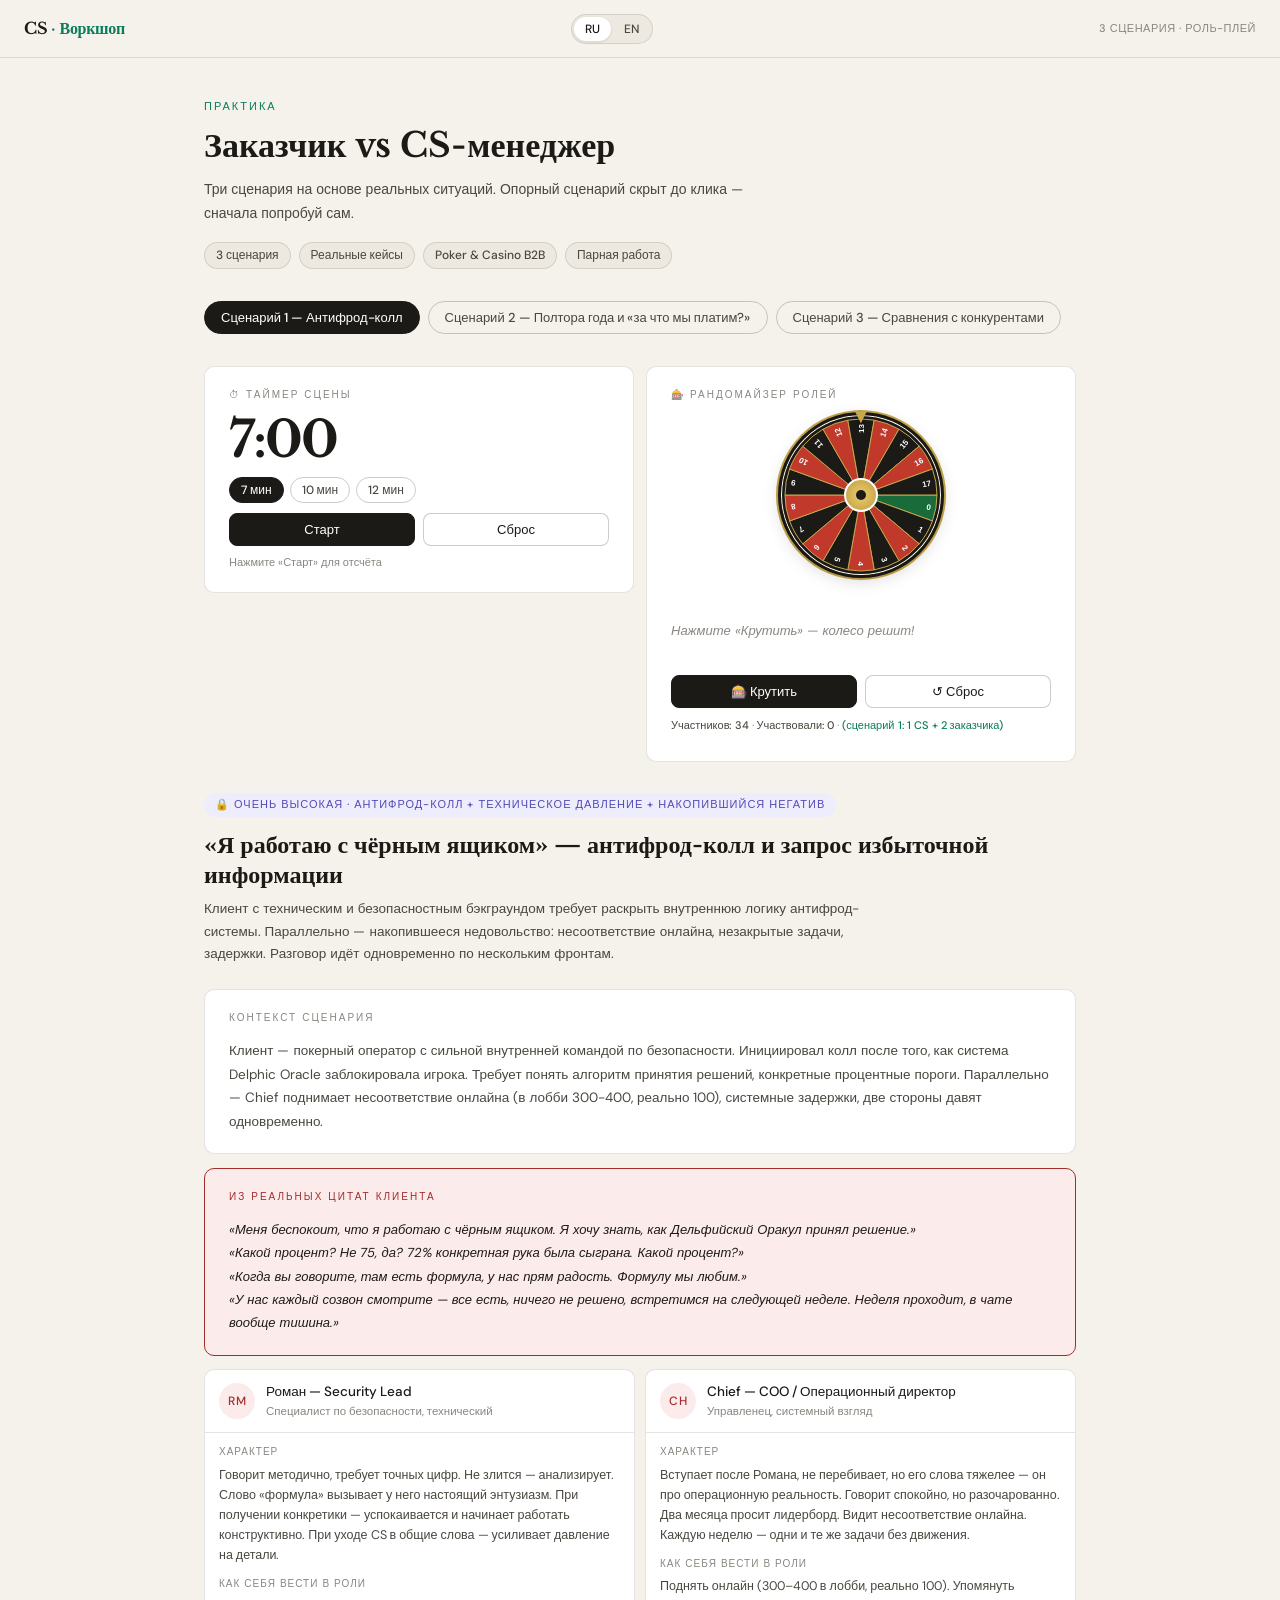
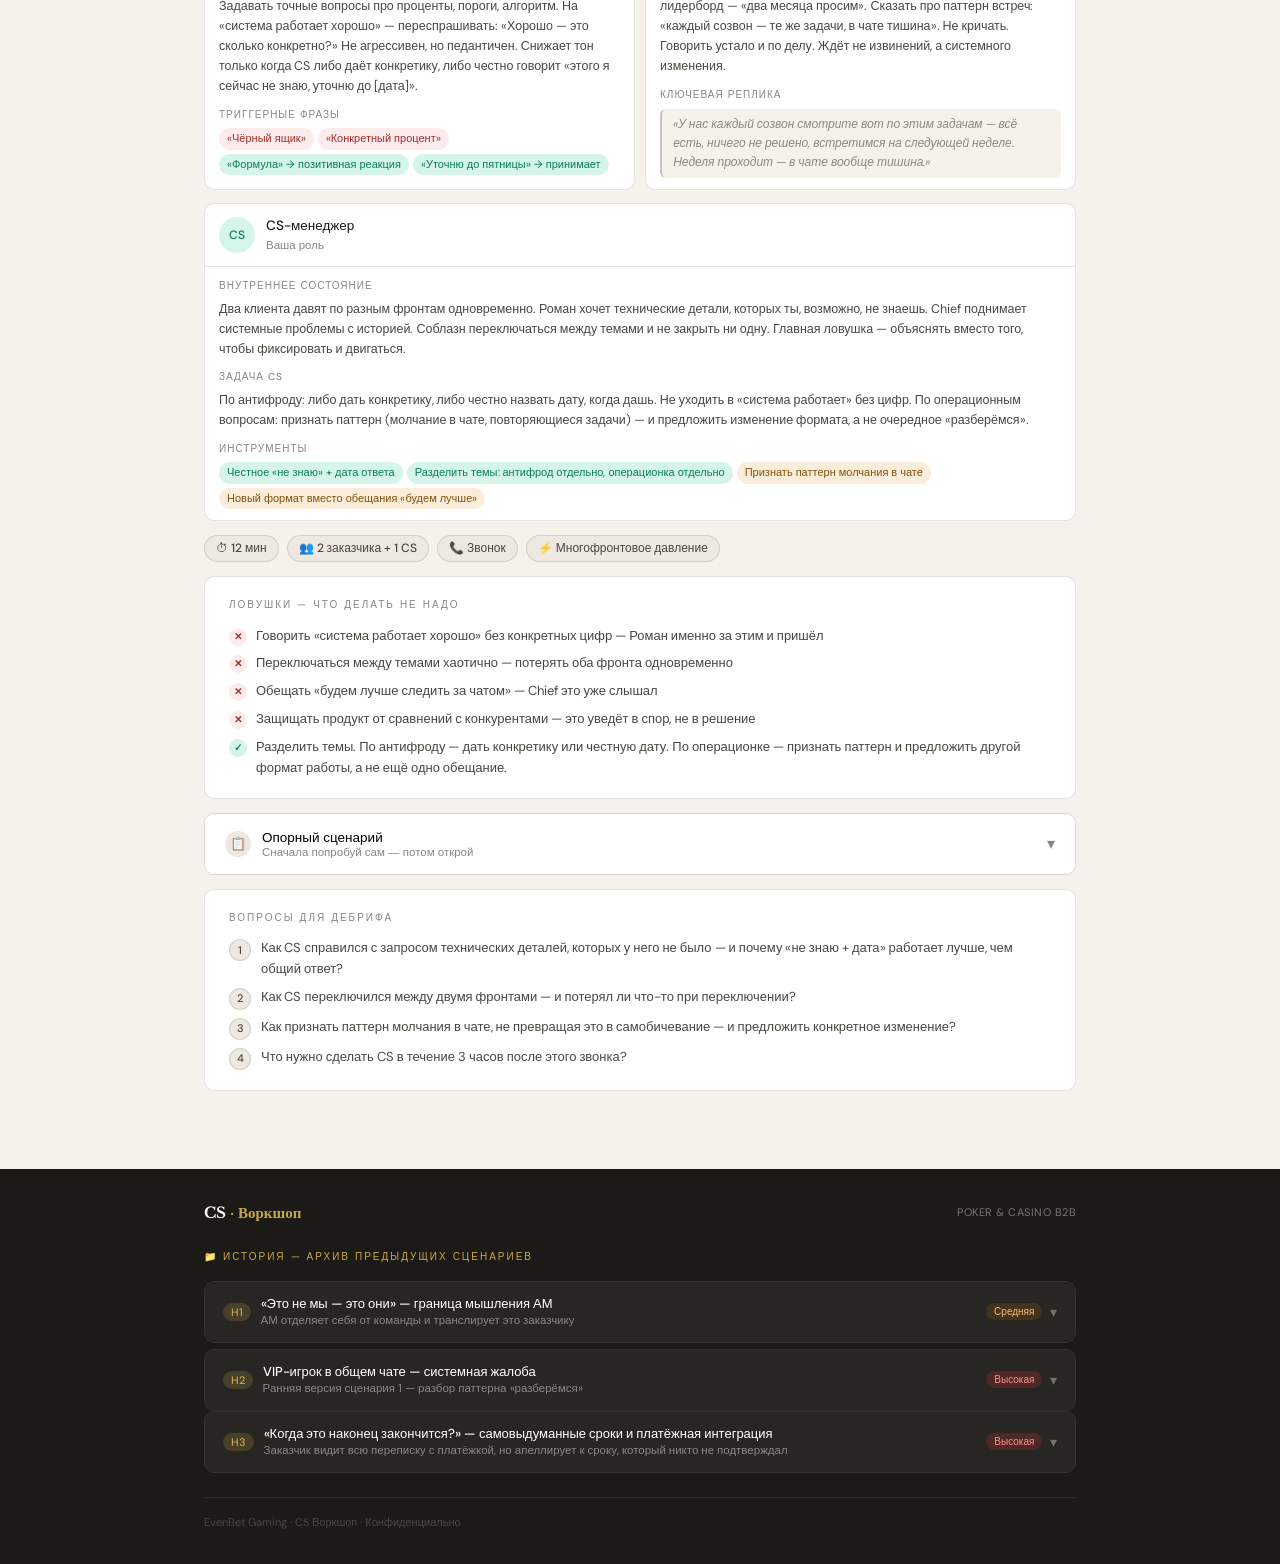
<file: roleplay_scenarios_cs (3).html>
<!DOCTYPE html>
<html lang="ru">
<head>
<meta charset="UTF-8">
<meta name="viewport" content="width=device-width, initial-scale=1.0">
<title>Роль-плей — CS vs Заказчик</title>
<link rel="preconnect" href="https://fonts.googleapis.com">
<link rel="preconnect" href="https://fonts.gstatic.com" crossorigin>
<link href="https://fonts.googleapis.com/css2?family=Libre+Baskerville:ital,wght@0,400;0,700;1,400&family=DM+Sans:wght@300;400;500&display=swap" rel="stylesheet">
<style>
:root{
  --bg:#F5F2EC;--bg2:#EDE9E0;--bg3:#E4E0D5;
  --ink:#1C1A16;--ink2:#4A4740;--ink3:#8A8680;
  --teal:#0A7D5C;--teal-l:#D4F5E8;--teal-m:#9FE1CB;
  --red:#A32D2D;--red-l:#FCEBEB;
  --amber:#854F0B;--amber-l:#FAEEDA;
  --blue:#185FA5;--blue-l:#E6F1FB;
  --purple:#534AB7;--purple-l:#EEEDFE;
  --gold:#C8A84B;--gold-l:#FBF0D4;
  --border:rgba(28,26,22,.12);--border-m:rgba(28,26,22,.22);
  --r:10px;--r-sm:6px;
}
*{box-sizing:border-box;margin:0;padding:0}
body{font-family:'DM Sans',sans-serif;background:var(--bg);color:var(--ink);min-height:100vh;line-height:1.6}

/* ── STICKY HEADER ── */
.site-header{border-bottom:1px solid var(--border);padding:.85rem 1.5rem;display:flex;align-items:center;justify-content:space-between;gap:12px;background:rgba(245,242,236,.95);position:sticky;top:0;z-index:200;backdrop-filter:blur(10px)}
.logo{font-family:'Libre Baskerville',serif;font-size:16px;font-weight:700;letter-spacing:-.3px;color:var(--ink);flex-shrink:0}
.logo span{color:var(--teal)}
/* Timer in header */
.header-timer{display:none;align-items:center;gap:10px;background:#fff;border:1px solid var(--border);border-radius:30px;padding:5px 14px}
.header-timer.visible{display:flex}
.ht-display{font-family:'Libre Baskerville',serif;font-size:20px;font-weight:700;letter-spacing:-1px;color:var(--ink);min-width:48px;font-variant-numeric:tabular-nums}
.ht-display.warn{color:var(--amber)}
.ht-display.danger{color:var(--red);animation:tpulse .7s ease-in-out infinite}
.ht-display.done{color:var(--teal)}
.ht-btn{font-size:12px;font-weight:500;padding:3px 10px;border-radius:20px;border:1px solid var(--border-m);background:transparent;color:var(--ink2);cursor:pointer;font-family:'DM Sans',sans-serif;transition:all .15s}
.ht-btn:hover{background:var(--bg2)}
.ht-btn.go{background:var(--ink);color:#fff;border-color:var(--ink)}
.header-meta{font-size:11px;color:var(--ink3);font-weight:500;letter-spacing:.5px;text-transform:uppercase;flex-shrink:0}

@keyframes tpulse{0%,100%{opacity:1}50%{opacity:.4}}
@keyframes fadeIn{from{opacity:0;transform:translateY(6px)}to{opacity:1;transform:translateY(0)}}

/* ── MAIN ── */
main{max-width:920px;margin:0 auto;padding:2.5rem 1.5rem 4rem}

/* ── INTRO ── */
.intro{margin-bottom:2rem}
.intro-label{font-size:11px;font-weight:500;letter-spacing:2px;text-transform:uppercase;color:var(--teal);margin-bottom:.6rem}
.intro h1{font-family:'Libre Baskerville',serif;font-size:clamp(24px,4vw,34px);font-weight:700;line-height:1.2;margin-bottom:.75rem}
.intro p{font-size:14px;color:var(--ink2);max-width:580px;line-height:1.7}
.intro-meta{display:flex;gap:8px;flex-wrap:wrap;margin-top:1rem}
.meta-pill{font-size:12px;font-weight:500;padding:3px 11px;border-radius:20px;background:var(--bg2);color:var(--ink2);border:1px solid var(--border)}

/* ── TABS ── */
.sc-tabs{display:flex;gap:8px;margin-bottom:2rem;flex-wrap:wrap}
.sc-tab{font-family:'DM Sans',sans-serif;font-size:13px;font-weight:500;padding:7px 16px;border-radius:30px;border:1.5px solid var(--border-m);background:transparent;color:var(--ink2);cursor:pointer;transition:all .2s}
.sc-tab:hover{background:var(--bg2)}
.sc-tab.active{background:var(--ink);color:#fff;border-color:var(--ink)}

/* ── SCENARIO PANEL ── */
.sc-panel{display:none;animation:fadeIn .25s ease}
.sc-panel.active{display:block}

/* ── TOOLS PANEL ── */
.tools-panel{display:grid;grid-template-columns:1fr 1fr;gap:12px;margin-bottom:1.75rem}
@media(max-width:600px){.tools-panel{grid-template-columns:1fr}}

/* ── TIMER CARD ── */
.timer-card{background:#fff;border:1px solid var(--border);border-radius:var(--r);padding:1.25rem 1.5rem;align-self:start}
.tool-label{font-size:10px;font-weight:500;letter-spacing:2px;text-transform:uppercase;color:var(--ink3);margin-bottom:.75rem}
.timer-display{font-family:'Libre Baskerville',serif;font-size:50px;font-weight:700;color:var(--ink);letter-spacing:-2px;line-height:1;margin-bottom:.75rem;transition:color .3s;font-variant-numeric:tabular-nums}
.timer-display.warn{color:var(--amber)}
.timer-display.danger{color:var(--red);animation:tpulse .7s ease-in-out infinite}
.timer-display.done{color:var(--teal)}
.timer-preset-row{display:flex;gap:6px;flex-wrap:wrap;margin-bottom:.65rem}
.t-preset{font-size:12px;font-weight:500;padding:4px 11px;border-radius:20px;border:1px solid var(--border-m);background:transparent;color:var(--ink2);cursor:pointer;transition:all .15s;font-family:'DM Sans',sans-serif}
.t-preset:hover{background:var(--bg2)}
.t-preset.sel{background:var(--ink);color:#fff;border-color:var(--ink)}
.timer-controls{display:flex;gap:8px}
.t-btn{font-family:'DM Sans',sans-serif;font-size:13px;font-weight:500;padding:7px 14px;border-radius:8px;border:1.5px solid var(--border-m);background:#fff;color:var(--ink);cursor:pointer;transition:all .15s;flex:1}
.t-btn:hover{background:var(--bg2)}
.t-btn.t-primary{background:var(--ink);color:#fff;border-color:var(--ink)}
.timer-status{font-size:11px;color:var(--ink3);margin-top:.5rem;min-height:15px}

/* ── ROULETTE / RANDOMIZER ── */
.rand-card{background:#fff;border:1px solid var(--border);border-radius:var(--r);padding:1.25rem 1.5rem;display:flex;flex-direction:column}
.wheel-wrap{position:relative;width:160px;height:170px;margin:0 auto .8rem;flex-shrink:0}
#wheelCanvas{border-radius:50%;box-shadow:0 4px 18px rgba(0,0,0,.18),0 0 0 3px #1C1A16,0 0 0 5px #C8A84B;display:block}
.wheel-pointer{position:absolute;top:-9px;left:50%;transform:translateX(-50%);font-size:20px;color:#C8A84B;text-shadow:0 2px 4px rgba(0,0,0,.3);line-height:1;z-index:2;pointer-events:none}
.rand-result{min-height:68px;display:flex;flex-direction:column;justify-content:center;margin-bottom:.6rem}
.rand-pair{display:flex;gap:8px;align-items:stretch}
.rand-person{flex:1}
.rand-role-label{font-size:10px;font-weight:500;letter-spacing:1.5px;text-transform:uppercase;margin-bottom:2px}
.role-cs-lbl{color:var(--teal)}
.role-cl-lbl{color:var(--red)}
.rand-name{font-family:'Libre Baskerville',serif;font-size:15px;font-weight:700;color:var(--ink);line-height:1.25;transition:all .15s}
.rand-name.spinning{opacity:0;transform:translateY(-3px)}
/* Replace button */
.rand-replace-row{display:flex;gap:6px;margin-top:4px}
.replace-btn{font-size:11px;font-weight:500;padding:2px 8px;border-radius:12px;border:1px solid var(--border-m);background:transparent;color:var(--ink2);cursor:pointer;font-family:'DM Sans',sans-serif;transition:all .15s;display:flex;align-items:center;gap:3px}
.replace-btn:hover{background:var(--bg2)}
.replace-btn.cs-replace{border-color:var(--teal);color:var(--teal)}
.replace-btn.cl-replace{border-color:var(--red);color:var(--red)}
.rand-sep{width:1px;background:var(--border);flex-shrink:0}
.rand-empty{font-size:13px;color:var(--ink3);font-style:italic}
.rand-controls{display:flex;gap:8px;margin-bottom:.55rem}
.r-btn{font-family:'DM Sans',sans-serif;font-size:13px;font-weight:500;padding:7px 14px;border-radius:8px;border:1.5px solid var(--border-m);background:#fff;color:var(--ink);cursor:pointer;transition:all .15s;flex:1}
.r-btn:hover{background:var(--bg2)}
.r-btn.r-primary{background:var(--ink);color:#fff;border-color:var(--ink)}
.rand-count{font-size:11px;color:var(--ink3);margin-bottom:.4rem}
.rand-count span{font-weight:500;color:var(--ink2)}
.picked-list{display:flex;flex-wrap:wrap;gap:3px;max-height:54px;overflow-y:auto}
.picked-chip{font-size:10px;padding:2px 7px;border-radius:10px;background:var(--bg2);color:var(--ink2)}
.picked-chip.latest{background:var(--ink);color:#fff;font-weight:500}

/* ── SCENARIO HEADER ── */
.sc-header{margin-bottom:1.5rem}
.sc-difficulty{display:inline-flex;align-items:center;gap:6px;font-size:11px;font-weight:500;letter-spacing:1px;text-transform:uppercase;padding:3px 11px;border-radius:20px;margin-bottom:.85rem}
.diff-high{background:var(--red-l);color:var(--red)}
.diff-med{background:var(--amber-l);color:var(--amber)}
.diff-vhigh{background:var(--purple-l);color:var(--purple)}
.sc-header h2{font-family:'Libre Baskerville',serif;font-size:clamp(18px,3vw,24px);font-weight:700;line-height:1.25;margin-bottom:.5rem}
.sc-header .subtitle{font-size:13.5px;color:var(--ink2);line-height:1.65;max-width:680px}

/* ── BLOCKS ── */
.block{background:#fff;border:1px solid var(--border);border-radius:var(--r);padding:1.25rem 1.5rem;margin-bottom:.85rem}
.block-label{font-size:10px;font-weight:500;letter-spacing:2px;text-transform:uppercase;color:var(--ink3);margin-bottom:.8rem}
.block-text{font-size:13.5px;color:var(--ink2);line-height:1.75}

/* ── REAL QUOTE ── */
.real-quote{margin:1rem 0;background:var(--red-l);border-left:3px solid var(--red);border-radius:0 var(--r-sm) var(--r-sm) 0;padding:.9rem 1.1rem}
.real-quote .rq-label{font-size:10px;font-weight:500;letter-spacing:1.5px;text-transform:uppercase;color:var(--red);margin-bottom:.45rem}
.real-quote p{font-size:13.5px;color:var(--ink);line-height:1.7;font-style:italic}

/* ── CHARACTER CARDS ── */
.characters{display:grid;grid-template-columns:1fr 1fr;gap:10px;margin-bottom:.85rem}
@media(max-width:580px){.characters{grid-template-columns:1fr}}
.char-card{background:#fff;border:1px solid var(--border);border-radius:var(--r);overflow:hidden}
.char-head{padding:11px 14px;display:flex;align-items:center;gap:11px}
.av{width:36px;height:36px;border-radius:50%;display:flex;align-items:center;justify-content:center;font-size:12px;font-weight:500;flex-shrink:0;letter-spacing:.5px}
.av-cl{background:var(--red-l);color:var(--red)}
.av-cs{background:var(--teal-l);color:var(--teal)}
.char-name{font-size:13.5px;font-weight:500;color:var(--ink)}
.char-role{font-size:11.5px;color:var(--ink3)}
.char-body{padding:11px 14px;border-top:1px solid var(--border)}
.char-section{margin-bottom:.65rem}
.char-section:last-child{margin-bottom:0}
.char-section-title{font-size:10px;font-weight:500;letter-spacing:1px;text-transform:uppercase;color:var(--ink3);margin-bottom:.3rem}
.char-section-text{font-size:12.5px;color:var(--ink2);line-height:1.6}
.char-tags{display:flex;flex-wrap:wrap;gap:4px;margin-top:.35rem}
.char-tag{font-size:11px;padding:2px 8px;border-radius:12px;background:var(--bg2);color:var(--ink2)}
.char-tag.red{background:var(--red-l);color:var(--red)}
.char-tag.teal{background:var(--teal-l);color:var(--teal)}
.char-tag.amber{background:var(--amber-l);color:var(--amber)}
.char-quote{font-size:12px;font-style:italic;color:var(--ink3);margin-top:.4rem;padding:.4rem .7rem;background:var(--bg);border-radius:var(--r-sm);border-left:2px solid var(--border-m);line-height:1.55}

/* ── TIMING PILLS ── */
.timing-row{display:flex;gap:8px;flex-wrap:wrap;margin-bottom:.85rem}
.t-pill{font-size:12px;font-weight:500;padding:3px 11px;border-radius:20px;background:var(--bg2);color:var(--ink2);border:1px solid var(--border)}

/* ── TRAPS ── */
.trap-list{display:flex;flex-direction:column;gap:7px}
.trap{display:flex;align-items:flex-start;gap:9px;font-size:13px;color:var(--ink2);line-height:1.6}
.trap-icon{width:18px;height:18px;border-radius:50%;display:flex;align-items:center;justify-content:center;font-size:10px;flex-shrink:0;margin-top:2px;font-weight:700}
.trap-icon.bad{background:var(--red-l);color:var(--red)}
.trap-icon.good{background:var(--teal-l);color:var(--teal)}

/* ── ACCORDION ── */
.accordion{border:1px solid var(--border);border-radius:var(--r);overflow:hidden;margin-bottom:.85rem}
.accordion-trigger{width:100%;background:#fff;border:none;padding:1rem 1.25rem;display:flex;align-items:center;justify-content:space-between;cursor:pointer;gap:12px;text-align:left;transition:background .15s}
.accordion-trigger:hover{background:var(--bg2)}
.accordion-trigger.open{background:var(--ink);color:#fff}
.trigger-left{display:flex;align-items:center;gap:11px}
.trigger-icon{width:26px;height:26px;border-radius:50%;background:var(--bg2);display:flex;align-items:center;justify-content:center;flex-shrink:0;font-size:13px}
.accordion-trigger.open .trigger-icon{background:rgba(255,255,255,.15)}
.trigger-label{font-size:13.5px;font-weight:500;color:inherit}
.trigger-sub{font-size:11.5px;color:var(--ink3);margin-top:1px}
.accordion-trigger.open .trigger-sub{color:rgba(255,255,255,.55)}
.chevron{font-size:16px;color:var(--ink3);transition:transform .25s;line-height:1;flex-shrink:0}
.accordion-trigger.open .chevron{transform:rotate(180deg);color:rgba(255,255,255,.6)}
.accordion-body{display:none;background:#fff;border-top:1px solid var(--border)}
.accordion-body.open{display:block}
.script-inner{padding:1rem 1.25rem}

/* ── SCRIPT LINES ── */
.script-line{display:flex;gap:10px;padding:.65rem 0;border-bottom:1px solid var(--border);align-items:flex-start}
.script-line:last-child{border-bottom:none;padding-bottom:0}
.who{min-width:68px;font-size:10.5px;font-weight:500;padding:3px 7px;border-radius:20px;text-align:center;flex-shrink:0;margin-top:2px}
.who.cl{background:var(--red-l);color:var(--red)}
.who.cs{background:var(--teal-l);color:var(--teal)}
.who.note{background:var(--bg2);color:var(--ink3)}
.line-text{font-size:13px;color:var(--ink);line-height:1.65}
.line-text em{color:var(--ink3);font-style:normal;font-size:11.5px;display:block;margin-top:2px}

/* ── DEBRIEF ── */
.debrief-list{display:flex;flex-direction:column;gap:7px}
.dq{display:flex;align-items:flex-start;gap:10px;font-size:13px;color:var(--ink2);line-height:1.6}
.dq-n{min-width:22px;height:22px;border-radius:50%;background:var(--bg2);color:var(--ink2);display:flex;align-items:center;justify-content:center;font-size:11px;font-weight:500;flex-shrink:0;margin-top:1px;border:1px solid var(--border)}

/* ── FOOTER ── */
footer{background:var(--ink);color:rgba(255,255,255,.6);padding:0}
.footer-inner{max-width:920px;margin:0 auto;padding:2rem 1.5rem}
.footer-top{display:flex;align-items:center;justify-content:space-between;gap:12px;margin-bottom:1.5rem}
.footer-logo{font-family:'Libre Baskerville',serif;font-size:15px;font-weight:700;color:#fff}
.footer-logo span{color:var(--gold)}
.footer-meta{font-size:11px;letter-spacing:.5px;text-transform:uppercase;color:rgba(255,255,255,.4)}

/* ── HISTORY SECTION IN FOOTER ── */
.history-title{font-size:10px;font-weight:500;letter-spacing:2px;text-transform:uppercase;color:var(--gold);margin-bottom:1rem}
.history-list{display:flex;flex-direction:column;gap:6px}
.hist-item{border:1px solid rgba(255,255,255,.1);border-radius:var(--r);overflow:hidden}
.hist-trigger{width:100%;background:rgba(255,255,255,.05);border:none;padding:.85rem 1.1rem;display:flex;align-items:center;justify-content:space-between;cursor:pointer;gap:12px;text-align:left;color:#fff;font-family:'DM Sans',sans-serif;transition:background .15s}
.hist-trigger:hover{background:rgba(255,255,255,.1)}
.hist-trigger.open{background:rgba(200,168,75,.15)}
.hist-trigger-left{display:flex;align-items:center;gap:10px}
.hist-num{font-size:11px;font-weight:500;padding:2px 8px;border-radius:20px;background:rgba(200,168,75,.2);color:var(--gold);flex-shrink:0}
.hist-name{font-size:13px;font-weight:500;color:#fff}
.hist-sub{font-size:11.5px;color:rgba(255,255,255,.45);margin-top:1px}
.hist-difficulty{font-size:10px;font-weight:500;padding:2px 8px;border-radius:20px;flex-shrink:0}
.hd-high{background:rgba(163,45,45,.3);color:#FF9090}
.hd-med{background:rgba(133,79,11,.3);color:#FFBA7A}
.hist-chevron{font-size:14px;color:rgba(255,255,255,.35);transition:transform .25s;flex-shrink:0}
.hist-trigger.open .hist-chevron{transform:rotate(180deg);color:var(--gold)}
.hist-body{display:none;border-top:1px solid rgba(255,255,255,.08);background:rgba(0,0,0,.2);padding:1.25rem}
.hist-body.open{display:block}
.hist-block{margin-bottom:1rem}
.hist-block:last-child{margin-bottom:0}
.hist-block-label{font-size:10px;font-weight:500;letter-spacing:1.5px;text-transform:uppercase;color:rgba(255,255,255,.35);margin-bottom:.5rem}
.hist-block-text{font-size:13px;color:rgba(255,255,255,.75);line-height:1.7}
.hist-quote{background:rgba(163,45,45,.2);border-left:2px solid rgba(163,45,45,.6);border-radius:0 6px 6px 0;padding:.7rem .9rem;margin:.6rem 0;font-size:12.5px;color:rgba(255,255,255,.8);font-style:italic;line-height:1.65}
.hist-chars{display:grid;grid-template-columns:1fr 1fr;gap:8px;margin-bottom:.75rem}
@media(max-width:480px){.hist-chars{grid-template-columns:1fr}}
.hist-char{background:rgba(255,255,255,.05);border:1px solid rgba(255,255,255,.1);border-radius:8px;padding:.75rem}
.hist-char-name{font-size:13px;font-weight:500;color:#fff;margin-bottom:2px}
.hist-char-role{font-size:11px;color:rgba(255,255,255,.4);margin-bottom:.4rem}
.hist-char-body{font-size:12px;color:rgba(255,255,255,.65);line-height:1.6}
.hist-traps{display:flex;flex-direction:column;gap:5px}
.hist-trap{font-size:12px;color:rgba(255,255,255,.65);display:flex;gap:7px;line-height:1.55}
.hist-trap-icon{font-size:12px;flex-shrink:0}
.footer-copy{font-size:11px;color:rgba(255,255,255,.2);margin-top:1.5rem;padding-top:1rem;border-top:1px solid rgba(255,255,255,.08)}

/* ── LANG TOGGLE ── */
.lang-toggle{display:flex;gap:2px;background:var(--bg2);border-radius:20px;padding:2px;border:1px solid var(--border)}
.lang-btn{font-size:12px;font-weight:500;padding:4px 11px;border-radius:16px;border:none;background:transparent;color:var(--ink2);cursor:pointer;font-family:'DM Sans',sans-serif;transition:all .15s}
.lang-btn.active{background:#fff;color:var(--ink);box-shadow:0 1px 3px rgba(0,0,0,.1)}
[data-lang="en"] .ru-only{display:none}
[data-lang="ru"] .en-only{display:none}
</style>
</head>
<body data-lang="ru">

<header class="site-header">
  <div class="logo">CS<span> · </span><span class="ru-only">Воркшоп</span><span class="en-only">Workshop</span></div>

  <!-- Timer in header — shown after timer starts -->
  <div class="header-timer" id="headerTimer">
    <div class="ht-display" id="htDisplay">7:00</div>
    <button class="ht-btn go" id="htBtn" onclick="timerToggle()">Pause</button>
    <button class="ht-btn" onclick="timerReset()">↺</button>
  </div>


  <div class="lang-toggle" id="langToggle">
    <button class="lang-btn active" onclick="setLang('ru',this)">RU</button>
    <button class="lang-btn" onclick="setLang('en',this)">EN</button>
  </div>
  <div class="header-meta"><span class="ru-only">3 сценария · Роль-плей</span><span class="en-only">3 scenarios · Role-play</span></div>
</header>

<main>
  <div class="intro">
    <div class="intro-label"><span class="ru-only">Практика</span><span class="en-only">Practice</span></div>
    <h1><span class="ru-only">Заказчик vs CS-менеджер</span><span class="en-only">Client vs CS Manager</span></h1>
    <p><span class="ru-only">Три сценария на основе реальных ситуаций. Опорный сценарий скрыт до клика — сначала попробуй сам.</span><span class="en-only">Three scenarios based on real situations. The reference script is hidden until clicked — try on your own first.</span></p>
    <div class="intro-meta">
      <span class="meta-pill"><span class="ru-only">3 сценария</span><span class="en-only">3 scenarios</span></span>
      <span class="meta-pill"><span class="ru-only">Реальные кейсы</span><span class="en-only">Real cases</span></span>
      <span class="meta-pill">Poker &amp; Casino B2B</span>
      <span class="meta-pill"><span class="ru-only">Парная работа</span><span class="en-only">Pair work</span></span>
    </div>
  </div>

  <div class="sc-tabs">
    <button class="sc-tab active" onclick="showScenario('s1',this)"><span class="ru-only">Сценарий 1 — Антифрод-колл</span><span class="en-only">Scenario 1 — Anti-fraud Call</span></button>
    <button class="sc-tab" onclick="showScenario('s2',this)"><span class="ru-only">Сценарий 2 — Полтора года и «за что мы платим?»</span><span class="en-only">Scenario 2 — "18 Months and What Are We Paying For?"</span></button>
    <button class="sc-tab" onclick="showScenario('s3',this)"><span class="ru-only">Сценарий 3 — Сравнения с конкурентами</span><span class="en-only">Scenario 3 — Competitor Comparisons</span></button>
  </div>

  <!-- TOOLS: TIMER + RANDOMIZER -->
  <div class="tools-panel">

    <div class="timer-card">
      <div class="tool-label">⏱ <span class="ru-only">Таймер сцены</span><span class="en-only">Scene Timer</span></div>
      <div class="timer-display" id="timerDisplay">7:00</div>
      <div class="timer-preset-row">
        <button class="t-preset sel" onclick="setPreset(7,this)">7 мин</button>
        <button class="t-preset" onclick="setPreset(10,this)">10 мин</button>
        <button class="t-preset" onclick="setPreset(12,this)">12 мин</button>
      </div>
      <div class="timer-controls">
        <button class="t-btn t-primary" id="timerStartBtn" onclick="timerToggle()"><span class="ru-only">Старт</span><span class="en-only">Start</span></button>
        <button class="t-btn" onclick="timerReset()"><span class="ru-only">Сброс</span><span class="en-only">Reset</span></button>
      </div>
      <div class="timer-status" id="timerStatus"><span class="ru-only">Нажмите «Старт» для отсчёта</span><span class="en-only">Press Start to begin</span></div>
    </div>

    <div class="rand-card">
      <div class="tool-label">🎰 <span class="ru-only">Рандомайзер ролей</span><span class="en-only">Role Randomizer</span></div>
      <div class="wheel-wrap">
        <canvas id="wheelCanvas" width="160" height="160"></canvas>
        <div class="wheel-pointer">▼</div>
      </div>
      <div class="rand-result" id="randResult">
        <div class="rand-empty">Нажмите «Крутить» — колесо решит!</div>
      </div>
      <div class="rand-controls">
        <button class="r-btn r-primary" id="spinBtn" onclick="pickRoles()">🎰 <span class="ru-only">Крутить</span><span class="en-only">Spin</span></button>
        <button class="r-btn" onclick="resetRand()">↺ <span class="ru-only">Сброс</span><span class="en-only">Reset</span></button>
      </div>
      <div class="rand-count"><span class="ru-only">Участников:</span><span class="en-only">Participants:</span> <span>34</span> · <span class="ru-only">Участвовали:</span><span class="en-only">Used:</span> <span id="pickedCount">0</span> · <span id="randModeHint" style="color:var(--teal)">(сценарий 1: 1 CS + 2 заказчика)</span></div>
      <div class="picked-list" id="pickedList"></div>
    </div>

  </div>

  <!-- ════ SCENARIO 1 ════ -->
  <div class="sc-panel active" id="s1">
    <div class="sc-header">
      <div class="sc-difficulty diff-vhigh"><span class="ru-only">🔒 Очень высокая · Антифрод-колл + техническое давление + накопившийся негатив</span><span class="en-only">🔒 Very High · Anti-fraud Call + Technical Pressure + Accumulated Frustration</span></div>
      <h2><span class="ru-only">«Я работаю с чёрным ящиком» — антифрод-колл и запрос избыточной информации</span><span class="en-only">"I'm Working With a Black Box" — Anti-fraud Call and Demand for Excessive Information</span></h2>
      <p class="subtitle"><span class="ru-only">Клиент с техническим и безопасностным бэкграундом требует раскрыть внутреннюю логику антифрод-системы. Параллельно — накопившееся недовольство: несоответствие онлайна, незакрытые задачи, задержки. Разговор идёт одновременно по нескольким фронтам.</span><span class="en-only">A technically-minded client with a security background demands to understand the internal logic of the anti-fraud system. Running in parallel — accumulated frustration: discrepancy in online player counts, unresolved tasks, delays. The conversation runs on multiple fronts at once.</span></p>
    </div>

    <div class="block">
      <div class="block-label"><span class="ru-only">Контекст сценария</span><span class="en-only">Scenario Context</span></div>
      <div class="block-text"><span class="ru-only">Клиент — покерный оператор с сильной внутренней командой по безопасности. Инициировал колл после того, как система Delphic Oracle заблокировала игрока. Требует понять алгоритм принятия решений, конкретные процентные пороги. Параллельно — Chief поднимает несоответствие онлайна (в лобби 300-400, реально 100), системные задержки, две стороны давят одновременно.</span><span class="en-only">The client is a poker operator with a strong in-house security team. They initiated the call after the Delphic Oracle system flagged a player. They demand to understand the decision-making algorithm and specific percentage thresholds. In parallel — the Chief raises the online discrepancy (300–400 shown in lobby, only 100 real), systemic delays. Both sides are pushing simultaneously.</span></div>
    </div>

    <div class="block" style="background:var(--red-l);border-color:var(--red)">
      <div class="block-label" style="color:var(--red)"><span class="ru-only">Из реальных цитат клиента</span><span class="en-only">Real client quotes</span></div>
      <div style="font-size:13px;color:var(--ink);line-height:1.8;font-style:italic">
        «Меня беспокоит, что я работаю с чёрным ящиком. Я хочу знать, как Дельфийский Оракул принял решение.»<br>
        «Какой процент? Не 75, да? 72% конкретная рука была сыграна. Какой процент?»<br>
        «Когда вы говорите, там есть формула, у нас прям радость. Формулу мы любим.»<br>
        «У нас каждый созвон смотрите — все есть, ничего не решено, встретимся на следующей неделе. Неделя проходит, в чате вообще тишина.»
      </div>
    </div>

    <div class="characters">
      <div class="char-card">
        <div class="char-head">
          <div class="av av-cl">RM</div>
          <div><div class="char-name"><span class="ru-only">Роман — Security Lead</span><span class="en-only">Roman — Security Lead</span></div><div class="char-role"><span class="ru-only">Специалист по безопасности, технический</span><span class="en-only">Security specialist, technical profile</span></div></div>
        </div>
        <div class="char-body">
          <div class="char-section">
            <div class="char-section-title"><span class="ru-only">Характер</span><span class="en-only">Character</span></div>
            <div class="char-section-text"><span class="ru-only">Говорит методично, требует точных цифр. Не злится — анализирует. Слово «формула» вызывает у него настоящий энтузиазм. При получении конкретики — успокаивается и начинает работать конструктивно. При уходе CS в общие слова — усиливает давление на детали.</span><span class="en-only">Speaks methodically, demands exact numbers. Not angry — analyzing. The word "formula" genuinely excites him. Give him specifics and he calms down. Let CS go vague and he increases pressure on details.</span></div>
          </div>
          <div class="char-section">
            <div class="char-section-title"><span class="ru-only">Как себя вести в роли</span><span class="en-only">How to play the role</span></div>
            <div class="char-section-text"><span class="ru-only">Задавать точные вопросы про проценты, пороги, алгоритм. На «система работает хорошо» — переспрашивать: «Хорошо — это сколько конкретно?» Не агрессивен, но педантичен. Снижает тон только когда CS либо даёт конкретику, либо честно говорит «этого я сейчас не знаю, уточню до [дата]».</span><span class="en-only">Ask precise questions about percentages, thresholds, algorithm. On "the system works fine" — push back: "Fine means what exactly?" Not aggressive but pedantic. Only softens when CS either gives specifics or honestly says "I don't have that now, I'll follow up by [date]."</span></div>
          </div>
          <div class="char-section">
            <div class="char-section-title"><span class="ru-only">Триггерные фразы</span><span class="en-only">Trigger phrases</span></div>
            <div class="char-tags">
              <span class="char-tag red"><span class="ru-only">«Чёрный ящик»</span><span class="en-only">"Black box"</span></span>
              <span class="char-tag red"><span class="ru-only">«Конкретный процент»</span><span class="en-only">"Exact percentage"</span></span>
              <span class="char-tag teal"><span class="ru-only">«Формула» → позитивная реакция</span><span class="en-only">"Formula" → positive reaction</span></span>
              <span class="char-tag teal"><span class="ru-only">«Уточню до пятницы» → принимает</span><span class="en-only">"I'll confirm by Friday" → accepts</span></span>
            </div>
          </div>
        </div>
      </div>
      <div class="char-card">
        <div class="char-head">
          <div class="av av-cl">CH</div>
          <div><div class="char-name"><span class="ru-only">Chief — COO / Операционный директор</span><span class="en-only">Chief — COO / Operations Director</span></div><div class="char-role"><span class="ru-only">Управленец, системный взгляд</span><span class="en-only">Manager, systemic perspective</span></div></div>
        </div>
        <div class="char-body">
          <div class="char-section">
            <div class="char-section-title"><span class="ru-only">Характер</span><span class="en-only">Character</span></div>
            <div class="char-section-text"><span class="ru-only">Вступает после Романа, не перебивает, но его слова тяжелее — он про операционную реальность. Говорит спокойно, но разочарованно. Два месяца просит лидерборд. Видит несоответствие онлайна. Каждую неделю — одни и те же задачи без движения.</span><span class="en-only">Joins after Roman, doesn't interrupt, but carries more weight — he's about operational reality. Speaks calmly but with disappointment. Has been asking for a leaderboard for two months. Sees the online discrepancy. Every week — the same tasks, no progress.</span></div>
          </div>
          <div class="char-section">
            <div class="char-section-title"><span class="ru-only">Как себя вести в роли</span><span class="en-only">How to play the role</span></div>
            <div class="char-section-text"><span class="ru-only">Поднять онлайн (300–400 в лобби, реально 100). Упомянуть лидерборд — «два месяца просим». Сказать про паттерн встреч: «каждый созвон — те же задачи, в чате тишина». Не кричать. Говорить устало и по делу. Ждёт не извинений, а системного изменения.</span><span class="en-only">Raise the online count issue (300–400 shown, only 100 real). Mention the leaderboard — "we've been asking for two months." Bring up the meeting pattern: "every call — same tasks, nothing resolved." Don't shout. Speak wearily and directly. Expects change, not apologies.</span></div>
          </div>
          <div class="char-section">
            <div class="char-section-title"><span class="ru-only">Ключевая реплика</span><span class="en-only">Key line</span></div>
            <div class="char-quote"><span class="ru-only">«У нас каждый созвон смотрите вот по этим задачам — всё есть, ничего не решено, встретимся на следующей неделе. Неделя проходит — в чате вообще тишина.»</span><span class="en-only">"Every call — look at these tasks, they're all here, nothing resolved, see you next week. The week goes by — total silence in the chat."</span></div>
          </div>
        </div>
      </div>
    </div>

    <div class="char-card" style="margin-bottom:.85rem">
      <div class="char-head">
        <div class="av av-cs">CS</div>
        <div><div class="char-name"><span class="ru-only">CS-менеджер</span><span class="en-only">CS Manager</span></div><div class="char-role"><span class="ru-only">Ваша роль</span><span class="en-only">Your role</span></div></div>
      </div>
      <div class="char-body">
        <div class="char-section">
          <div class="char-section-title"><span class="ru-only">Внутреннее состояние</span><span class="en-only">Internal state</span></div>
          <div class="char-section-text"><span class="ru-only">Два клиента давят по разным фронтам одновременно. Роман хочет технические детали, которых ты, возможно, не знаешь. Chief поднимает системные проблемы с историей. Соблазн переключаться между темами и не закрыть ни одну. Главная ловушка — объяснять вместо того, чтобы фиксировать и двигаться.</span><span class="en-only">Two clients pushing on different fronts simultaneously. Roman wants technical details you may not have. Chief raises systemic issues with history. Temptation: bounce between topics without closing either. Main trap — explaining instead of locking in actions and moving forward.</span></div>
        </div>
        <div class="char-section">
          <div class="char-section-title"><span class="ru-only">Задача CS</span><span class="en-only">CS objective</span></div>
          <div class="char-section-text"><span class="ru-only">По антифроду: либо дать конкретику, либо честно назвать дату, когда дашь. Не уходить в «система работает» без цифр. По операционным вопросам: признать паттерн (молчание в чате, повторяющиеся задачи) — и предложить изменение формата, а не очередное «разберёмся».</span><span class="en-only">On anti-fraud: either provide specifics, or honestly name a date when you will. Don't fall back on "the system works" without numbers. On operational issues: acknowledge the pattern (silence in chat, recurring tasks) — and propose a format change, not another "we'll sort it."</span></div>
        </div>
        <div class="char-section">
          <div class="char-section-title"><span class="ru-only">Инструменты</span><span class="en-only">Tools</span></div>
          <div class="char-tags">
            <span class="char-tag teal"><span class="ru-only">Честное «не знаю» + дата ответа</span><span class="en-only">Honest 'I don't know' + response date</span></span>
            <span class="char-tag teal"><span class="ru-only">Разделить темы: антифрод отдельно, операционка отдельно</span><span class="en-only">Split topics: anti-fraud separate, ops separate</span></span>
            <span class="char-tag amber"><span class="ru-only">Признать паттерн молчания в чате</span><span class="en-only">Acknowledge chat silence pattern</span></span>
            <span class="char-tag amber"><span class="ru-only">Новый формат вместо обещания «будем лучше»</span><span class="en-only">New format instead of promising 'we'll do better'</span></span>
          </div>
        </div>
      </div>
    </div>

    <div class="timing-row">
      <span class="t-pill">⏱ <span class="ru-only">12 мин</span><span class="en-only">12 min</span></span>
      <span class="t-pill">👥 <span class="ru-only">2 заказчика + 1 CS</span><span class="en-only">2 clients + 1 CS</span></span>
      <span class="t-pill">📞 <span class="ru-only">Звонок</span><span class="en-only">Call</span></span>
      <span class="t-pill"><span class="ru-only">⚡ Многофронтовое давление</span><span class="en-only">⚡ Multi-front pressure</span></span>
    </div>

    <div class="block">
      <div class="block-label"><span class="ru-only">Ловушки — что делать не надо</span><span class="en-only">Traps — what not to do</span></div>
      <div class="trap-list">
        <div class="trap"><span class="trap-icon bad">✕</span><span class="ru-only">Говорить «система работает хорошо» без конкретных цифр — Роман именно за этим и пришёл</span><span class="en-only">Saying 'the system works fine' without specific numbers — that's exactly what Roman came to challenge</span></div>
        <div class="trap"><span class="trap-icon bad">✕</span><span class="ru-only">Переключаться между темами хаотично — потерять оба фронта одновременно</span><span class="en-only">Jumping between topics chaotically — losing both fronts at once</span></div>
        <div class="trap"><span class="trap-icon bad">✕</span><span class="ru-only">Обещать «будем лучше следить за чатом» — Chief это уже слышал</span><span class="en-only">Promising 'we'll monitor the chat better' — Chief has heard that before</span></div>
        <div class="trap"><span class="trap-icon bad">✕</span><span class="ru-only">Защищать продукт от сравнений с конкурентами — это уведёт в спор, не в решение</span><span class="en-only">Defending the product against competitor comparisons — leads to argument, not resolution</span></div>
        <div class="trap"><span class="trap-icon good">✓</span><span class="ru-only">Разделить темы. По антифроду — дать конкретику или честную дату. По операционке — признать паттерн и предложить другой формат работы, а не ещё одно обещание.</span><span class="en-only">Split the topics. On anti-fraud — give specifics or an honest date. On ops — acknowledge the pattern and propose a different working format, not another promise.</span></div>
      </div>
    </div>

    <div class="accordion">
      <button class="accordion-trigger" onclick="toggleAccordion(this)">
        <div class="trigger-left">
          <div class="trigger-icon">📋</div>
          <div><div class="trigger-label"><span class="ru-only">Опорный сценарий</span><span class="en-only">Reference script</span></div><div class="trigger-sub"><span class="ru-only">Сначала попробуй сам — потом открой</span><span class="en-only">Try on your own first — then reveal</span></div></div>
        </div>
        <div class="chevron">▾</div>
      </button>
      <div class="accordion-body">
        <div class="script-inner">
          <div class="script-line"><span class="who cl">Роман</span><span class="line-text"><span class="ru-only">Меня беспокоит, что я работаю с чёрным ящиком. Я хочу знать, как Дельфийский Оракул принял решение по этому игроку. Конкретно — какой процент?</span><span class="en-only">What concerns me is that I'm working with a black box. I want to know how Delphic Oracle made the decision on this player. Specifically — what percentage?</span></span></div>
          <div class="script-line"><span class="who cs">CS</span><span class="line-text"><span class="ru-only">Роман, понимаю запрос — вам нужна не общая картина, а конкретная логика по конкретному игроку. Честно: детальный порог по этому кейсу я сейчас не назову точно. Запрошу у команды антифрода — дам вам ответ письменно до завтра 12:00. Это вас устроит?</span><span class="en-only">Roman, I understand — you don't need the big picture, you need the specific logic for this specific player. Honestly: I can't give you the exact threshold right now. I'll request it from the anti-fraud team and get you a written answer by tomorrow 12:00. Does that work?</span></span></div>
          <div class="script-line"><span class="who cl">Роман</span><span class="line-text"><span class="ru-only">Устроит, если будет конкретика. Не «система работает», а цифры.</span><span class="en-only">That works, if it's specific. Not "the system works" — actual numbers.</span></span></div>
          <div class="script-line"><span class="who cs">CS</span><span class="line-text"><span class="ru-only">Цифры — понял. Зафиксирую. <em>(переключается на Chief)</em> Chief, я слышу по онлайну и по задачам — давайте по этому отдельно.</span><span class="en-only">Numbers — got it. Noted. <em>(shifts to Chief)</em> Chief, I hear you on the online count and the tasks — let's address that separately.</span></span></div>
          <div class="script-line"><span class="who cl">Chief</span><span class="line-text"><span class="ru-only">У нас каждый созвон — те же задачи, ничего не решено. В чате тишина. Лидерборд просим два месяца.</span><span class="en-only">Every call — same tasks, nothing resolved. Silence in the chat. We've been asking for a leaderboard for two months.</span></span></div>
          <div class="script-line"><span class="who cs">CS</span><span class="line-text"><span class="ru-only">Это справедливо. Паттерн есть — я его вижу. Предлагаю изменить формат: после каждого созвона я присылаю в чат короткий summary с задачами и датами — не на следующей встрече, а в тот же день. По лидерборду — конкретный статус сегодня до 18:00. Это изменение, а не обещание.</span><span class="en-only">That's fair. The pattern exists — I see it. I'm proposing a format change: after every call I send a short summary in the chat with tasks and dates — that same day, not at the next meeting. On the leaderboard — concrete status today by 18:00. That's a change, not a promise.</span></span></div>
          <div class="script-line"><span class="who note"><span class="ru-only">Ключевой момент</span><span class="en-only">Key note</span></span><span class="line-text"><span class="ru-only">CS не защищает продукт от сравнения с конкурентами. Если звучит «у JackPoker всё работает» — «Понял. Давайте разберёмся конкретно, что именно не работает у вас прямо сейчас — и закроем это.»</span><span class="en-only">CS doesn't defend the product against competitor comparisons. If "JackPoker has everything working" comes up — "Understood. Let's figure out exactly what isn't working for you right now — and close that."</span></span></div>
        </div>
      </div>
    </div>

    <div class="block">
      <div class="block-label"><span class="ru-only">Вопросы для дебрифа</span><span class="en-only">Debrief questions</span></div>
      <div class="debrief-list">
        <div class="dq"><span class="dq-n">1</span><span class="ru-only">Как CS справился с запросом технических деталей, которых у него не было — и почему «не знаю + дата» работает лучше, чем общий ответ?</span><span class="en-only">How did CS handle a request for technical details they didn't have — and why does 'I don't know + date' work better than a vague answer?</span></div>
        <div class="dq"><span class="dq-n">2</span><span class="ru-only">Как CS переключился между двумя фронтами — и потерял ли что-то при переключении?</span><span class="en-only">How did CS transition between the two fronts — and did anything get lost in the switch?</span></div>
        <div class="dq"><span class="dq-n">3</span><span class="ru-only">Как признать паттерн молчания в чате, не превращая это в самобичевание — и предложить конкретное изменение?</span><span class="en-only">How to acknowledge the chat silence pattern without self-flagellating — and propose a concrete change?</span></div>
        <div class="dq"><span class="dq-n">4</span><span class="ru-only">Что нужно сделать CS в течение 3 часов после этого звонка?</span><span class="en-only">What does CS need to do within 3 hours after this call?</span></div>
      </div>
    </div>
  </div>

  <!-- ════ SCENARIO 2 ════ -->
  <div class="sc-panel" id="s2">
    <div class="sc-header">
      <div class="sc-difficulty diff-high"><span class="ru-only">💸 Высокая · Долгосрочное разочарование + вопрос о ценности</span><span class="en-only">💸 High · Long-term Frustration + Value Question</span></div>
      <h2><span class="ru-only">«Полтора года — и всё то же самое» — фрустрация от долгих процессов и вопрос: за что мы платим?</span><span class="en-only">"18 Months and Nothing Has Changed" — Frustration With Long Delays and the Question: What Are We Paying For?</span></h2>
      <p class="subtitle"><span class="ru-only">Клиент работает с компанией уже полтора года. Накопилась системная фрустрация: задержки, банальные просьбы не выполняются, отсутствие прозрачности. Теперь он прямо спрашивает о ценности сотрудничества — и сравнивает стоимость с тем, что получает.</span><span class="en-only">The client has been working with the company for 18 months. Systemic frustration has built up: delays, basic requests going unfulfilled, lack of transparency. Now he's asking directly about the value of the partnership — and comparing the price to what he's receiving.</span></p>
    </div>

    <div class="block">
      <div class="block-label"><span class="ru-only">Контекст сценария</span><span class="en-only">Scenario Context</span></div>
      <div class="block-text"><span class="ru-only">Capo — давний клиент, полтора года в работе. За это время накопился список невыполненных или долго выполняемых запросов — базовых, которые «во всех адекватных приложениях работают изумительно». Сейчас он поднимает вопрос открыто: прозрачность по оплате, ценность продукта, готовность объяснить партнёрам, за что платят деньги. Разговор — на грани решения о продолжении.</span><span class="en-only">Capo is a long-term client, 18 months in. Over that time, a list of unfulfilled or slow requests has built up — basic things that "every decent platform handles effortlessly." Now he's raising the question openly: payment transparency, product value, ability to explain to partners what they're paying for. The conversation is on the edge of a continuity decision.</span></div>
    </div>

    <div class="block" style="background:var(--amber-l);border-color:var(--amber)">
      <div class="block-label" style="color:var(--amber)"><span class="ru-only">Из реальных цитат клиента</span><span class="en-only">Real client quotes</span></div>
      <div style="font-size:13px;color:var(--ink);line-height:1.8;font-style:italic">
        «Мы уже с вами работаем полтора года. И это постоянно, то есть это редко, когда вот что-то есть, чтобы хоть что-то сделалось по-человечески и вовремя.»<br>
        «Мне интересно, когда будет момент оплаты, я хочу прийти к вашему бездеву или к директору… скажу, ребят, вот мы платим, а что?»<br>
        «У меня и у моих партнеров должно быть понимание, за что мы платим деньги. Просто за платформу? Ну хорошо, ну давайте это будет не 3000 долларов, окей.»<br>
        «Хотя просьбы самые такие банальные, во всех адекватных приложениях это и так все работает изумительно.»
      </div>
    </div>

    <div class="characters">
      <div class="char-card">
        <div class="char-head">
          <div class="av av-cl">CP</div>
          <div><div class="char-name">Capo</div><div class="char-role"><span class="ru-only">Владелец / CEO, оператор, 1.5 года в работе</span><span class="en-only">Owner / CEO, operator, 1.5 years working together</span></div></div>
        </div>
        <div class="char-body">
          <div class="char-section">
            <div class="char-section-title"><span class="ru-only">Характер</span><span class="en-only">Character</span></div>
            <div class="char-section-text"><span class="ru-only">Говорит прямо, без агрессии, но с тяжёлым весом накопленного. Не истеричен — устал. Уважает прямой разговор. Обращение к директору — не угроза, а попытка найти уровень, где что-то изменится. Если CS даёт честный ответ без отмазок — Capo это ценит и смягчается.</span><span class="en-only">Speaks directly, no aggression, but carries the weight of accumulated frustration. Not hysterical — tired. Respects a straight conversation. The mention of going to the director isn't a threat — it's an attempt to find the level where things actually change. If CS gives an honest answer without deflection, Capo appreciates it and softens.</span></div>
          </div>
          <div class="char-section">
            <div class="char-section-title"><span class="ru-only">Как себя вести в роли</span><span class="en-only">How to play the role</span></div>
            <div class="char-section-text"><span class="ru-only">Говорить спокойно, но настойчиво. Поднять вопрос ценности напрямую: «за что мы платим?» При попытке CS уйти в общие слова — возвращать к конкретике: «Назови мне три вещи, которые я получаю за эти деньги». Если CS признаёт и предлагает конкретный шаг — готов продолжить разговор.</span><span class="en-only">Speak calmly but persistently. Raise the value question directly: "What are we paying for?" If CS goes vague — push back: "Name me three things I'm getting for this money." If CS acknowledges and proposes a concrete step — willing to continue the conversation.</span></div>
          </div>
          <div class="char-section">
            <div class="char-section-title"><span class="ru-only">Триггерные фразы</span><span class="en-only">Trigger phrases</span></div>
            <div class="char-tags">
              <span class="char-tag red"><span class="ru-only">«Полтора года — и то же самое»</span><span class="en-only">"18 months — and the same thing"</span></span>
              <span class="char-tag red"><span class="ru-only">«За что мы платим?»</span><span class="en-only">"What are we paying for?"</span></span>
              <span class="char-tag red"><span class="ru-only">«Пойду к директору»</span><span class="en-only">"I'll go to your director"</span></span>
              <span class="char-tag teal"><span class="ru-only">Честный ответ без отмазок → смягчается</span><span class="en-only">Honest answer without excuses → softens</span></span>
            </div>
          </div>
          <div class="char-quote"><span class="ru-only">«Просьбы самые банальные. Во всех адекватных приложениях это и так работает изумительно. А вы не можете реализовать это — два месяца мы просим.»</span><span class="en-only">"The requests are the most basic things. Every decent platform handles these out of the box. But you can't deliver — we've been asking for two months."</span></div>
        </div>
      </div>
      <div class="char-card">
        <div class="char-head">
          <div class="av av-cs">CS</div>
          <div><div class="char-name"><span class="ru-only">CS-менеджер</span><span class="en-only">CS Manager</span></div><div class="char-role"><span class="ru-only">Ваша роль</span><span class="en-only">Your role</span></div></div>
        </div>
        <div class="char-body">
          <div class="char-section">
            <div class="char-section-title"><span class="ru-only">Внутреннее состояние</span><span class="en-only">Internal state</span></div>
            <div class="char-section-text"><span class="ru-only">Неудобный разговор — полтора года задержек. Соблазн защищать компанию («у нас много клиентов», «это технически сложно») или обещать улучшения в общем. Оба варианта Capo уже слышал. Нужна позиция человека, который не прячется.</span><span class="en-only">An uncomfortable conversation — 18 months of delays. Temptation: defend the company ("we have many clients," "it's technically complex") or promise general improvements. Capo has heard both. What's needed is the posture of someone who doesn't hide.</span></div>
          </div>
          <div class="char-section">
            <div class="char-section-title"><span class="ru-only">Задача CS</span><span class="en-only">CS objective</span></div>
            <div class="char-section-text"><span class="ru-only">Признать накопившееся без самобичевания. Ответить на вопрос «за что платите» честно и конкретно. Не обещать «всё будет лучше» — предложить один конкретный изменимый шаг прямо сейчас. Если Capo хочет говорить с руководством — не блокировать, а организовать.</span><span class="en-only">Acknowledge the accumulated history without self-flagellating. Answer "what are you paying for" honestly and specifically. Don't promise "things will be better" — offer one concrete, actionable step right now. If Capo wants to talk to leadership — don't block it, facilitate it.</span></div>
          </div>
          <div class="char-section">
            <div class="char-section-title"><span class="ru-only">Инструменты</span><span class="en-only">Tools</span></div>
            <div class="char-tags">
              <span class="char-tag teal"><span class="ru-only">Признание без защиты</span><span class="en-only">Acknowledgement without defense</span></span>
              <span class="char-tag teal"><span class="ru-only">Конкретный ответ на «за что платите»</span><span class="en-only">Specific answer to 'what are you paying for'</span></span>
              <span class="char-tag teal"><span class="ru-only">Один реальный шаг, а не список обещаний</span><span class="en-only">One real action, not a list of promises</span></span>
              <span class="char-tag amber"><span class="ru-only">Встреча с руководством — как инструмент, не угроза</span><span class="en-only">Meeting with leadership — as a tool, not a threat</span></span>
            </div>
          </div>
        </div>
      </div>
    </div>

    <div class="timing-row">
      <span class="t-pill">⏱ <span class="ru-only">10 мин</span><span class="en-only">10 min</span></span>
      <span class="t-pill">👥 <span class="ru-only">1 заказчик + 1 CS</span><span class="en-only">1 client + 1 CS</span></span>
      <span class="t-pill">📞 <span class="ru-only">Звонок</span><span class="en-only">Call</span></span>
      <span class="t-pill"><span class="ru-only">🔥 На грани решения</span><span class="en-only">🔥 On the edge</span></span>
    </div>

    <div class="block">
      <div class="block-label"><span class="ru-only">Ловушки — что делать не надо</span><span class="en-only">Traps — what not to do</span></div>
      <div class="trap-list">
        <div class="trap"><span class="trap-icon bad">✕</span><span class="ru-only">«У нас много клиентов, всем сразу не успеть» — это не объяснение для человека, который платит 1.5 года</span><span class="en-only">'We have many clients, we can't do everything at once' — not an explanation for someone who has been paying for 18 months</span></div>
        <div class="trap"><span class="trap-icon bad">✕</span><span class="ru-only">Обещать «теперь точно будем лучше» без конкретного изменения — Capo это уже слышал</span><span class="en-only">Promising 'things will be different now' without a concrete change — Capo has heard that before</span></div>
        <div class="trap"><span class="trap-icon bad">✕</span><span class="ru-only">Блокировать желание говорить с руководством — это усилит недоверие</span><span class="en-only">Blocking the desire to talk to leadership — this will increase distrust</span></div>
        <div class="trap"><span class="trap-icon bad">✕</span><span class="ru-only">Защищать стоимость абстрактно («платформа, техподдержка, обновления») без привязки к реальности клиента</span><span class="en-only">Defending cost abstractly ('platform, support, updates') without tying it to the client's reality</span></div>
        <div class="trap"><span class="trap-icon good">✓</span><span class="ru-only">Признать полтора года честно. Ответить на «за что платите» конкретно. Предложить один реальный шаг. Встречу с руководством — организовать как инструмент, не блокировать.</span><span class="en-only">Acknowledge the 18 months honestly. Answer 'what are you paying for' specifically. Offer one real step. Facilitate the meeting with leadership — don't block it.</span></div>
      </div>
    </div>

    <div class="accordion">
      <button class="accordion-trigger" onclick="toggleAccordion(this)">
        <div class="trigger-left">
          <div class="trigger-icon">📋</div>
          <div><div class="trigger-label"><span class="ru-only">Опорный сценарий</span><span class="en-only">Reference script</span></div><div class="trigger-sub"><span class="ru-only">Сначала попробуй сам — потом открой</span><span class="en-only">Try on your own first — then reveal</span></div></div>
        </div>
        <div class="chevron">▾</div>
      </button>
      <div class="accordion-body">
        <div class="script-inner">
          <div class="script-line"><span class="who cl">Capo</span><span class="line-text"><span class="ru-only">Мы уже полтора года работаем. И это постоянно — редко когда что-то делается по-человечески и вовремя. Просьбы банальные. Я хочу понять: за что мы платим деньги? Просто за платформу? Тогда давайте не 3000 долларов.</span><span class="en-only">We've been working together for 18 months. And it's constant — rarely does anything get done properly and on time. Basic requests. I want to understand: what are we paying for? Just the platform? Then let's not make it $3,000.</span></span></div>
          <div class="script-line"><span class="who cs">CS</span><span class="line-text"><span class="ru-only">Capo, полтора года — это факт, и я не буду делать вид, что всё было в порядке. Часть того, что вы просили, затянулась дольше, чем должна была. Это честно. По вопросу «за что платите» — давайте я отвечу конкретно, без общих слов. Можете назвать три вещи, которые сейчас в вашем топ-приоритете? Я хочу разобраться именно с ними.</span><span class="en-only">Capo, 18 months is a fact — I'm not going to pretend everything was fine. Some of what you asked for took longer than it should have. That's honest. On the 'what are you paying for' question — let me answer specifically, no vague words. Can you name the three things that are top priority for you right now? I want to focus on exactly those.</span></span></div>
          <div class="script-line"><span class="who cl">Capo</span><span class="line-text"><span class="ru-only">Лидерборд — два месяца просим. Хендмиссия. Джекпот. На любой ПП это база. Вы не можете реализовать.</span><span class="en-only">Leaderboard — we've been asking for two months. Hand missions. Jackpot. On any poker platform, this is standard. You can't deliver.</span></span></div>
          <div class="script-line"><span class="who cs">CS</span><span class="line-text"><span class="ru-only">Принял. Вот что я делаю прямо сейчас: по лидерборду — статус сегодня до 18:00 с конкретной датой. Если дата снова «скоро» — я это скажу честно, и мы решим, что делать дальше. По разговору с руководством — я могу организовать это на следующей неделе, если хотите поднять вопрос на другом уровне. Это не проблема, это нормально.</span><span class="en-only">Heard. Here's what I'm doing right now: on the leaderboard — status today by 18:00 with a specific date. If the date is 'soon' again — I'll say that honestly and we'll decide what to do next. On the leadership conversation — I can set that up next week if you want to escalate. That's not a problem, it's the right move.</span></span></div>
          <div class="script-line"><span class="who cl">Capo</span><span class="line-text"><span class="ru-only">Хорошо. Жду статус до 18:00. Если снова тишина — тогда уже к директору.</span><span class="en-only">Fine. I'm waiting for a status update by 18:00. If it's silence again — then I'm going straight to the director.</span></span></div>
          <div class="script-line"><span class="who cs">CS</span><span class="line-text"><span class="ru-only">Договорились. Тишины не будет — до 18:00 напишу вне зависимости от того, есть дата или нет.</span><span class="en-only">Deal. There will be no silence — I'll write to you by 18:00 regardless of whether I have a date or not.</span></span></div>
          <div class="script-line"><span class="who note"><span class="ru-only">Ключевой момент</span><span class="en-only">Key note</span></span><span class="line-text"><span class="ru-only">CS не защищает стоимость абстрактно. Не говорит «у вас много получается за эти деньги». Вместо этого — берёт конкретный список и даёт конкретный ответ по первому пункту сегодня.</span><span class="en-only">CS doesn't defend the cost in abstract terms. Doesn't say 'you get a lot for your money.' Instead — takes the specific list and gives a concrete answer on the first item today.</span></span></div>
        </div>
      </div>
    </div>

    <div class="block">
      <div class="block-label"><span class="ru-only">Вопросы для дебрифа</span><span class="en-only">Debrief questions</span></div>
      <div class="debrief-list">
        <div class="dq"><span class="dq-n">1</span><span class="ru-only">Как CS признал полтора года без самобичевания и без защиты — что именно в формулировке сработало?</span><span class="en-only">How did CS acknowledge 18 months without self-flagellating or defending — what exactly in the wording worked?</span></div>
        <div class="dq"><span class="dq-n">2</span><span class="ru-only">Почему CS не стал отвечать на «за что платите» сразу, а спросил про приоритеты — и как это изменило разговор?</span><span class="en-only">Why did CS not answer 'what are you paying for' immediately, but instead asked about priorities — and how did that change the conversation?</span></div>
        <div class="dq"><span class="dq-n">3</span><span class="ru-only">Как предложение встречи с руководством стало инструментом, а не угрозой?</span><span class="en-only">How did the offer of a meeting with leadership become a tool rather than a threat?</span></div>
        <div class="dq"><span class="dq-n">4</span><span class="ru-only">Что произойдёт, если CS напишет в 18:01 с пустым статусом «разбираемся»?</span><span class="en-only">What happens if CS writes at 18:01 with an empty status 'we're working on it'?</span></div>
      </div>
    </div>
  </div>

  <!-- ════ SCENARIO 3 ════ -->
  <div class="sc-panel" id="s3">
    <div class="sc-header">
      <div class="sc-difficulty diff-med"><span class="ru-only">😤 Средняя · Сравнения с конкурентами + репутационный вопрос</span><span class="en-only">😤 Medium · Competitor Comparisons + Reputation Issue</span></div>
      <h2><span class="ru-only">«Только скажешь Evenbet — все плеваться начинают» — сравнение с конкурентами и репутация</span><span class="en-only">"Just Mention Evenbet and Everyone Cringes" — Competitor Comparisons and Reputation</span></h2>
      <p class="subtitle"><span class="ru-only">Клиент открыто сравнивает продукт с конкурентами и поднимает репутационный вопрос: «с вами неудобно говорить с партнёрами». CS должен не защищаться и не соглашаться огульно — а перевести разговор в конструктивное русло без потери позиции.</span><span class="en-only">The client openly compares the product with competitors and raises a reputation issue: 'it's awkward to mention you to our partners.' CS must not defend or wholesale agree — but redirect toward a constructive path without losing their position.</span></p>
    </div>

    <div class="block">
      <div class="block-label"><span class="ru-only">Контекст сценария</span><span class="en-only">Scenario Context</span></div>
      <div class="block-text"><span class="ru-only">Capo работает с несколькими партнёрами и потенциальными инвесторами. Когда называет платформу — слышит негативные реакции. Это влияет на его бизнес напрямую. Параллельно видит, что у конкурентов (JackPoker) те же функции работают стабильно. Это не абстрактная критика — это про деньги и репутацию.</span><span class="en-only">Capo works with several partners and potential investors. When he names the platform — he gets negative reactions. This affects his business directly. He also sees that competitors (JackPoker) run the same features stably. This isn't abstract criticism — it's about money and reputation.</span></div>
    </div>

    <div class="block" style="background:#EDE0F8;border-color:var(--purple)">
      <div class="block-label" style="color:var(--purple)"><span class="ru-only">Из реальных цитат клиента</span><span class="en-only">Real client quotes</span></div>
      <div style="font-size:13px;color:var(--ink);line-height:1.8;font-style:italic">
        «Ну вот JackPoker, я вижу, что у них всё оптимизировано, структурировано, турнирная сетка отлично отлажена... Разница колоссальная. Это будто бы два разных продукта.»<br>
        «Только начинаем диалог, мы работаем с Evenbet, все плеваться начинают. Вот с вот этим, на самом деле, бороться надо — в конце концов, это ваша прибыль.»
      </div>
    </div>

    <div class="characters">
      <div class="char-card">
        <div class="char-head">
          <div class="av av-cl">CP</div>
          <div><div class="char-name">Capo</div><div class="char-role"><span class="ru-only">Владелец, тот же клиент — другая тема разговора</span><span class="en-only">Owner, same client — different topic</span></div></div>
        </div>
        <div class="char-body">
          <div class="char-section">
            <div class="char-section-title"><span class="ru-only">Характер в этой сцене</span><span class="en-only">Character in this scene</span></div>
            <div class="char-section-text"><span class="ru-only">Говорит не как враг — говорит как человек, которому это реально мешает работать. Репутационный ущерб для него — это потерянные партнёры и деньги. Если CS слышит это как нападение и защищается — Capo закрывается. Если CS слышит это как сигнал — разговор становится продуктивным.</span><span class="en-only">He's not speaking as an enemy — he's speaking as someone whose work is genuinely impacted. Reputational damage means lost partners and lost money for him. If CS hears this as an attack and gets defensive — Capo shuts down. If CS hears it as a signal — the conversation becomes productive.</span></div>
          </div>
          <div class="char-section">
            <div class="char-section-title"><span class="ru-only">Как себя вести в роли</span><span class="en-only">How to play the role</span></div>
            <div class="char-section-text"><span class="ru-only">Привести конкретный пример: турнирная сетка JackPoker vs текущая ситуация. Поднять репутационный момент — «все плеваться начинают». При защите CS — настаивать: «Я не говорю, что вы плохие. Я говорю, что мне с этим работать сложно.» При конструктивном ответе — снизить тон и перейти к конкретике.</span><span class="en-only">Give a concrete example: JackPoker's tournament grid vs the current situation. Raise the reputation point — 'everyone cringes.' If CS gets defensive — push back: 'I'm not saying you're bad. I'm saying it makes my work harder.' With a constructive response — lower the tone and move to specifics.</span></div>
          </div>
          <div class="char-section">
            <div class="char-section-title"><span class="ru-only">Триггерные фразы</span><span class="en-only">Trigger phrases</span></div>
            <div class="char-tags">
              <span class="char-tag red"><span class="ru-only">«Два разных продукта»</span><span class="en-only">"Two completely different products"</span></span>
              <span class="char-tag red"><span class="ru-only">«Все плеваться начинают»</span><span class="en-only">"Everyone cringes"</span></span>
              <span class="char-tag amber"><span class="ru-only">«Это ваша прибыль» → он на самом деле за вас</span><span class="en-only">'This is your revenue' → he's actually on your side</span></span>
              <span class="char-tag teal"><span class="ru-only">Конкретный план → переходит в партнёрский тон</span><span class="en-only">Concrete plan → shifts to partner tone</span></span>
            </div>
          </div>
          <div class="char-quote">«Это ваша прибыль. Это не только моя проблема — это и ваша тоже.»</div>
        </div>
      </div>
      <div class="char-card">
        <div class="char-head">
          <div class="av av-cs">CS</div>
          <div><div class="char-name"><span class="ru-only">CS-менеджер</span><span class="en-only">CS Manager</span></div><div class="char-role"><span class="ru-only">Ваша роль</span><span class="en-only">Your role</span></div></div>
        </div>
        <div class="char-body">
          <div class="char-section">
            <div class="char-section-title"><span class="ru-only">Внутреннее состояние</span><span class="en-only">Internal state</span></div>
            <div class="char-section-text"><span class="ru-only">Сравнения с конкурентами — один из самых эмоционально тяжёлых типов разговора. Инстинкт — защищать или объяснять, почему сравнение некорректно. Оба варианта уводят от сути. Ключ: Capo говорит это не для того, чтобы обидеть — он говорит это потому, что ему это реально мешает зарабатывать.</span><span class="en-only">Competitor comparisons are one of the emotionally heaviest types of conversation. The instinct: defend, or explain why the comparison is unfair. Both miss the point. The key: Capo isn't saying this to hurt — he's saying it because it genuinely impacts his ability to earn.</span></div>
          </div>
          <div class="char-section">
            <div class="char-section-title"><span class="ru-only">Задача CS</span><span class="en-only">CS objective</span></div>
            <div class="char-section-text"><span class="ru-only">Не защищать продукт. Не спорить со сравнениями. Услышать репутационный сигнал как партнёрский — «ты говоришь мне это, потому что хочешь, чтобы мы исправили». Спросить конкретно: что именно в турнирной сетке не устраивает. Дать понять, что этот разговор — полезный, а не атака.</span><span class="en-only">Don't defend the product. Don't argue with the comparisons. Hear the reputation signal as a partner signal — 'you're telling me this because you want us to fix it.' Ask specifically: what exactly about the tournament grid is the problem. Make clear this conversation is useful, not an attack.</span></div>
          </div>
          <div class="char-section">
            <div class="char-section-title"><span class="ru-only">Инструменты</span><span class="en-only">Tools</span></div>
            <div class="char-tags">
              <span class="char-tag teal"><span class="ru-only">Не спорить — уточнять конкретику</span><span class="en-only">Don't argue — clarify specifics</span></span>
              <span class="char-tag teal"><span class="ru-only">Принять репутационный сигнал как партнёрский</span><span class="en-only">Receive the reputation signal as a partner signal</span></span>
              <span class="char-tag teal"><span class="ru-only">«Что конкретно не работает» — как следующий шаг</span><span class="en-only">'What specifically doesn't work' — as the next step</span></span>
              <span class="char-tag amber"><span class="ru-only">Согласиться с проблемой, не с оценкой</span><span class="en-only">Agree with the problem, not the judgment</span></span>
            </div>
          </div>
        </div>
      </div>
    </div>

    <div class="timing-row">
      <span class="t-pill">⏱ <span class="ru-only">8 мин</span><span class="en-only">8 min</span></span>
      <span class="t-pill">👥 <span class="ru-only">1 заказчик + 1 CS</span><span class="en-only">1 client + 1 CS</span></span>
      <span class="t-pill">📞 <span class="ru-only">Звонок</span><span class="en-only">Call</span></span>
    </div>

    <div class="block">
      <div class="block-label"><span class="ru-only">Ловушки — что делать не надо</span><span class="en-only">Traps — what not to do</span></div>
      <div class="trap-list">
        <div class="trap"><span class="trap-icon bad">✕</span><span class="ru-only">«Сравнение некорректное, у JackPoker другая аудитория» — это звучит как отмазка</span><span class="en-only">'The comparison isn't fair, JackPoker has a different audience' — this sounds like an excuse</span></div>
        <div class="trap"><span class="trap-icon bad">✕</span><span class="ru-only">«У нас тоже есть турнирная сетка» — защита без признания проблемы не работает</span><span class="en-only">'We also have a tournament grid' — defense without acknowledging the problem doesn't work</span></div>
        <div class="trap"><span class="trap-icon bad">✕</span><span class="ru-only">Соглашаться огульно: «да, мы знаем, у нас всё плохо» — это потеря позиции и доверия</span><span class="en-only">Blanket agreement: 'yes, we know, everything is bad' — this loses position and trust</span></div>
        <div class="trap"><span class="trap-icon bad">✕</span><span class="ru-only">Игнорировать репутационный момент — Capo сказал это не для красного словца</span><span class="en-only">Ignoring the reputation point — Capo didn't say that for effect</span></div>
        <div class="trap"><span class="trap-icon good">✓</span><span class="ru-only">Услышать сравнение как сигнал, не как атаку. Согласиться с конкретной проблемой. Спросить: что именно в турнирной сетке не устраивает — и зафиксировать это как задачу.</span><span class="en-only">Hear the comparison as a signal, not an attack. Agree with the specific problem. Ask: what exactly about the tournament grid isn't working — and log it as a task.</span></div>
      </div>
    </div>

    <div class="accordion">
      <button class="accordion-trigger" onclick="toggleAccordion(this)">
        <div class="trigger-left">
          <div class="trigger-icon">📋</div>
          <div><div class="trigger-label"><span class="ru-only">Опорный сценарий</span><span class="en-only">Reference script</span></div><div class="trigger-sub"><span class="ru-only">Сначала попробуй сам — потом открой</span><span class="en-only">Try on your own first — then reveal</span></div></div>
        </div>
        <div class="chevron">▾</div>
      </button>
      <div class="accordion-body">
        <div class="script-inner">
          <div class="script-line"><span class="who cl">Capo</span><span class="line-text"><span class="ru-only">Я вижу JackPoker — у них всё оптимизировано, турнирная сетка отлажена. Разница колоссальная. Это как два разных продукта. И когда мы говорим партнёрам «мы с Evenbet» — все плеваться начинают. Это ваша прибыль тоже, не только моя проблема.</span><span class="en-only">I see JackPoker — everything is optimized, tournament grid is solid. The difference is massive. It's like two completely different products. And when we tell partners 'we're with Evenbet' — everyone cringes. This is your revenue too, not just my problem.</span></span></div>
          <div class="script-line"><span class="who cs">CS</span><span class="line-text"><span class="ru-only">Capo, я слышу это не как атаку — я слышу это как сигнал. И то, что вы говорите про партнёров — это важно, потому что это реально влияет на ваш бизнес. Скажите мне конкретно: в турнирной сетке — что именно не работает так, как должно? Хочу зафиксировать точно.</span><span class="en-only">Capo, I'm not hearing this as an attack — I'm hearing it as a signal. And what you're saying about the partners — that matters, because it genuinely impacts your business. Tell me specifically: in the tournament grid — what exactly isn't working the way it should? I want to log it precisely.</span></span></div>
          <div class="script-line"><span class="who cl">Capo</span><span class="line-text"><span class="ru-only">Лидерборд, хендмиссия, джекпот — это база. На любой ПП это есть. У вас два месяца это сделать не могут.</span><span class="en-only">Leaderboard, hand missions, jackpot — that's standard. Every poker platform has it. You haven't been able to deliver this for two months.</span></span></div>
          <div class="script-line"><span class="who cs">CS</span><span class="line-text"><span class="ru-only">Принял. Это конкретный список — и я с ним работаю. Сейчас — статус по лидерборду до 18:00. По репутационному вопросу: я понимаю, что слова мало что значат после двух месяцев. Но если мы закроем эти три пункта — у вас будет конкретный ответ партнёрам, что изменилось. Это реально.</span><span class="en-only">Heard. That's a concrete list — and I'm working through it. Right now — leaderboard status by 18:00. On the reputation issue: I understand words don't mean much after two months. But if we close these three items — you'll have a concrete answer for your partners about what changed. That's real.</span></span></div>
          <div class="script-line"><span class="who cl">Capo</span><span class="line-text"><span class="ru-only">Вот это было бы хорошо. Потому что сейчас мне нечего им сказать.</span><span class="en-only">That would be good. Because right now I have nothing to tell them.</span></span></div>
          <div class="script-line"><span class="who note"><span class="ru-only">Ключевой момент</span><span class="en-only">Key note</span></span><span class="line-text"><span class="ru-only">«Это ваша прибыль тоже» — Capo на самом деле на вашей стороне. Он не хочет уйти — он хочет, чтобы вы исправились. CS, который это слышит, выигрывает разговор.</span><span class="en-only">'This is your revenue too' — Capo is actually on your side. He doesn't want to leave — he wants you to fix things. The CS who hears that, wins the conversation.</span></span></div>
        </div>
      </div>
    </div>

    <div class="block">
      <div class="block-label"><span class="ru-only">Вопросы для дебрифа</span><span class="en-only">Debrief questions</span></div>
      <div class="debrief-list">
        <div class="dq"><span class="dq-n">1</span><span class="ru-only">Как CS услышал «все плеваться начинают» — как атаку или как партнёрский сигнал? Что изменилось бы при первом варианте?</span><span class="en-only">How did CS hear 'everyone cringes' — as an attack or as a partner signal? What would have changed with the first interpretation?</span></div>
        <div class="dq"><span class="dq-n">2</span><span class="ru-only">Почему CS не стал спорить со сравнением с JackPoker — и что сделал вместо этого?</span><span class="en-only">Why did CS not argue with the JackPoker comparison — and what did they do instead?</span></div>
        <div class="dq"><span class="dq-n">3</span><span class="ru-only">Как репутационная проблема клиента превратилась в конкретный список задач CS?</span><span class="en-only">How did the client's reputation problem become a concrete list of CS tasks?</span></div>
        <div class="dq"><span class="dq-n">4</span><span class="ru-only">Что клиент получил от этого разговора, чего у него не было до звонка?</span><span class="en-only">What did the client get from this conversation that they didn't have before the call?</span></div>
      </div>
    </div>
  </div>


</main>

<!-- ════════════════════ FOOTER WITH HISTORY ════════════════════ -->
<footer>
  <div class="footer-inner">
    <div class="footer-top">
      <div class="footer-logo">CS<span> · </span><span class="ru-only">Воркшоп</span><span class="en-only">Workshop</span></div>
      <div class="footer-meta">Poker &amp; Casino B2B</div>
    </div>

    <div class="history-title">📁 <span class="ru-only">История — архив предыдущих сценариев</span><span class="en-only">Archive — previous scenarios</span></div>

    <div class="history-list">
      <!-- HISTORY 1 -->
      <div class="hist-item">
        <button class="hist-trigger" onclick="toggleHist(this)">
          <div class="hist-trigger-left">
            <span class="hist-num">H1</span>
            <div>
              <div class="hist-name">«Это не мы — это они» — граница мышления АМ</div>
              <div class="hist-sub">АМ отделяет себя от команды и транслирует это заказчику</div>
            </div>
          </div>
          <div style="display:flex;align-items:center;gap:8px">
            <span class="hist-difficulty hd-med">Средняя</span>
            <span class="hist-chevron">▾</span>
          </div>
        </button>
        <div class="hist-body">
          <div class="hist-block">
            <div class="hist-block-label">Контекст</div>
            <div class="hist-block-text">АМ в разговоре с заказчиком говорит «техническая команда задерживает — это не от меня зависит». Заказчик слышит две разных компании — и теряет доверие к вендору как системе. Паттерн проявляется в переписке и звонках.</div>
          </div>
          <div class="hist-block">
            <div class="hist-block-label">Персонажи</div>
            <div class="hist-chars">
              <div class="hist-char">
                <div class="hist-char-name">Заказчик — Operations Manager</div>
                <div class="hist-char-role">Опытный, замечает противоречия в коммуникации</div>
                <div class="hist-char-body">Устал от ощущения, что «правая рука не знает, что делает левая». Не злится — разочарован. Начинает рассматривать альтернативы.</div>
              </div>
              <div class="hist-char">
                <div class="hist-char-name">CS-менеджер</div>
                <div class="hist-char-role">Ваша роль</div>
                <div class="hist-char-body">Задача: говорить «мы» вместо «они». Оставаться владельцем вопроса, даже если исполнитель — другая команда. Эмпатия без осуждения команды.</div>
              </div>
            </div>
          </div>
          <div class="hist-block">
            <div class="hist-block-label">Ключевые замены</div>
            <div class="hist-traps">
              <div class="hist-trap"><span class="hist-trap-icon">✕</span>«Техническая команда задерживает — это не я» → <strong>«Со стороны компании есть задержка — вот что мы делаем»</strong></div>
              <div class="hist-trap"><span class="hist-trap-icon">✕</span>«Я уже передал — теперь от меня ничего не зависит» → <strong>«Я веду этот вопрос и дам ответ до [дата]»</strong></div>
              <div class="hist-trap"><span class="hist-trap-icon">✕</span>«Я понимаю, это ужасно — они нас подвели» → <strong>«Ситуация не такая, какой должна быть — вот план»</strong></div>
            </div>
          </div>
        </div>
      </div>

      <!-- HISTORY 2 -->
      <div class="hist-item">
        <button class="hist-trigger" onclick="toggleHist(this)">
          <div class="hist-trigger-left">
            <span class="hist-num">H2</span>
            <div>
              <div class="hist-name">VIP-игрок в общем чате — системная жалоба</div>
              <div class="hist-sub">Ранняя версия сценария 1 — разбор паттерна «разберёмся»</div>
            </div>
          </div>
          <div style="display:flex;align-items:center;gap:8px">
            <span class="hist-difficulty hd-high">Высокая</span>
            <span class="hist-chevron">▾</span>
          </div>
        </button>
        <div class="hist-body">
          <div class="hist-block">
            <div class="hist-block-label">Что разбирали</div>
            <div class="hist-block-text">Тот же кейс с VIP-игроком, но фокус был на паттерне «разберёмся» — как пустое обещание накапливается и взрывается. Разбирали, почему каждое «разберёмся» без даты — это кредит доверия в минус.</div>
          </div>
          <div class="hist-block">
            <div class="hist-block-label">Ключевой вывод сессии</div>
            <div class="hist-block-text">«Разберёмся» без даты и имени — это согласие без действия. Заказчик не знает, когда ждать. Правильно: «Разберусь и напишу вам до пятницы 17:00 — без исключений».</div>
          </div>
          <div class="hist-block">
            <div class="hist-block-label">Реальная цитата из переписки</div>
            <div class="hist-quote">«Это просто какой-то ужас! Мы вас просим об одном и том же изо дня в день... Это наш прямой убыток, который происходит по вашей вине.»</div>
          </div>
        </div>
      </div>
    </div>


      <!-- HISTORY 3 — former Scenario 2 -->
      <div class="hist-item">
        <button class="hist-trigger" onclick="toggleHist(this)">
          <div class="hist-trigger-left">
            <span class="hist-num">H3</span>
            <div>
              <div class="hist-name">«Когда это наконец закончится?» — самовыдуманные сроки и платёжная интеграция</div>
              <div class="hist-sub">Заказчик видит всю переписку с платёжкой, но апеллирует к сроку, который никто не подтверждал</div>
            </div>
          </div>
          <div style="display:flex;align-items:center;gap:8px">
            <span class="hist-difficulty hd-high">Высокая</span>
            <span class="hist-chevron">▾</span>
          </div>
        </button>
        <div class="hist-body">
          <div class="hist-block">
            <div class="hist-block-label">Контекст</div>
            <div class="hist-block-text">Заказчику интегрируют платёжное решение. Он в общем чате с интеграционным саппортом платёжки — вся переписка перед ним. Видно, что задержки на стороне платёжки. Но заказчик не разделяет зоны ответственности. Сам установил дедлайн — никто не апрувил — и каждые 2–3 дня пишет: «Когда?»</div>
          </div>
          <div class="hist-block">
            <div class="hist-block-label">Персонажи</div>
            <div class="hist-chars">
              <div class="hist-char">
                <div class="hist-char-name">Operations Director, оператор</div>
                <div class="hist-char-role">Требовательный, апеллирует к несогласованной дате</div>
                <div class="hist-char-body">«Вы говорили 15-го!» / «Мне всё равно кто виноват — я плачу вам». Смягчается только при конкретном новом горизонте + ритме обновлений.</div>
              </div>
              <div class="hist-char">
                <div class="hist-char-name">CS-менеджер</div>
                <div class="hist-char-role">Ваша роль</div>
                <div class="hist-char-body">Задача: не перекладывать на платёжку. Признать несогласованный дедлайн. Дать реалистичный горизонт. Взять ритм проактивных обновлений.</div>
              </div>
            </div>
          </div>
          <div class="hist-block">
            <div class="hist-block-label">Ключевые ловушки</div>
            <div class="hist-traps">
              <div class="hist-trap"><span class="hist-trap-icon">✕</span>«Это платёжка виновата» — заказчику всё равно, он платит вам</div>
              <div class="hist-trap"><span class="hist-trap-icon">✕</span>«Вы же сами видите в чате» — видит, но не хочет разбираться</div>
              <div class="hist-trap"><span class="hist-trap-icon">✓</span>Признать ошибку в коммуникации → реалистичный горизонт → ритм обновлений каждые 2–3 дня без запроса</div>
            </div>
          </div>
          <div class="hist-block">
            <div class="hist-block-label">Ключевая реплика CS</div>
            <div class="hist-quote">«15-е как дедлайн не было подтверждено с нашей стороны — это была оценка, не гарантия. Я должен был это проговорить явно. Среда, до 17:00 — апдейт от меня, без вашего запроса.»</div>
          </div>
        </div>
      </div>
    <div class="footer-copy"><span class="ru-only">EvenBet Gaming · CS Воркшоп · Конфиденциально</span><span class="en-only">EvenBet Gaming · CS Workshop · Confidential</span></div>
  </div>
</footer>

<script>
// ── TABS ───────────────────────────────────────────────
function showScenario(id, btn) {
  document.querySelectorAll('.sc-panel').forEach(p => p.classList.remove('active'));
  document.querySelectorAll('.sc-tab').forEach(b => b.classList.remove('active'));
  document.getElementById(id).classList.add('active');
  btn.classList.add('active');
  activeScenario = id;
  // Re-render randomizer pair if already picked — mode may have changed
  if (currentPair.cs) renderPair();
  // Update hint text
  const hint = document.getElementById('randModeHint');
  if (hint) hint.textContent = id === 's1' ? '(сценарий 1: 1 CS + 2 заказчика)' : '(1 CS + 1 заказчик)';
  window.scrollTo({ top: 0, behavior: 'smooth' });
}
function toggleAccordion(btn) {
  const body = btn.nextElementSibling;
  const open = body.classList.contains('open');
  body.classList.toggle('open', !open);
  btn.classList.toggle('open', !open);
}
function toggleHist(btn) {
  const body = btn.nextElementSibling;
  const open = body.classList.contains('open');
  body.classList.toggle('open', !open);
  btn.classList.toggle('open', !open);
}

// ── TIMER ──────────────────────────────────────────────
let timerTotal = 7 * 60, timerLeft = 7 * 60, timerRunning = false, timerInterval = null;

function setPreset(mins, el) {
  if (timerRunning) return;
  document.querySelectorAll('.t-preset').forEach(b => b.classList.remove('sel'));
  el.classList.add('sel');
  timerTotal = mins * 60; timerLeft = mins * 60;
  renderTimer(); renderHeaderTimer();
  document.getElementById('timerStatus').textContent = '<span class="ru-only">Нажмите «Старт» для отсчёта</span><span class="en-only">Press Start to begin</span>';
}
function renderTimer() {
  const m = Math.floor(timerLeft/60), s = timerLeft%60;
  const t = m+':'+String(s).padStart(2,'0');
  const el = document.getElementById('timerDisplay');
  el.textContent = t; el.className = 'timer-display';
  const pct = timerLeft/timerTotal;
  if (timerLeft===0) el.classList.add('done');
  else if (pct<=.15) el.classList.add('danger');
  else if (pct<=.3) el.classList.add('warn');
}
function renderHeaderTimer() {
  const m = Math.floor(timerLeft/60), s = timerLeft%60;
  const t = m+':'+String(s).padStart(2,'0');
  const el = document.getElementById('htDisplay');
  el.textContent = t; el.className = 'ht-display';
  const pct = timerLeft/timerTotal;
  if (timerLeft===0) el.classList.add('done');
  else if (pct<=.15) el.classList.add('danger');
  else if (pct<=.3) el.classList.add('warn');
}
function timerToggle() {
  const btn = document.getElementById('timerStartBtn');
  const htBtn = document.getElementById('htBtn');
  if (timerLeft===0) { timerReset(); return; }
  if (timerRunning) {
    clearInterval(timerInterval); timerRunning=false;
    btn.innerHTML='<span class="ru-only">Продолжить</span><span class="en-only">Resume</span>'; htBtn.textContent='▶';
    htBtn.className='ht-btn';
    document.getElementById('timerStatus').textContent=(document.body.dataset.lang==='en'?'Paused':'Пауза');
  } else {
    timerRunning=true;
    btn.innerHTML='<span class="ru-only">Пауза</span><span class="en-only">Pause</span>'; htBtn.textContent=(document.body.dataset.lang==='en'?'Pause':'Пауза');
    htBtn.className='ht-btn go';
    // Show header timer
    document.getElementById('headerTimer').classList.add('visible');
    document.getElementById('timerStatus').textContent=(document.body.dataset.lang==='en'?'Running…':'Идёт…');
    timerInterval = setInterval(()=>{
      if (timerLeft<=0) {
        clearInterval(timerInterval); timerRunning=false;
        btn.innerHTML='<span class="ru-only">Сброс</span><span class="en-only">Reset</span>'; htBtn.textContent='↺';
        htBtn.className='ht-btn';
        document.getElementById('timerStatus').textContent=(document.body.dataset.lang==='en'?'⏰ Time is up!':'⏰ Время вышло!');
        renderTimer(); renderHeaderTimer();
        try {
          const ctx=new(window.AudioContext||window.webkitAudioContext)();
          [0,.25,.5].forEach(t=>{
            const o=ctx.createOscillator(),g=ctx.createGain();
            o.connect(g);g.connect(ctx.destination);
            o.frequency.value=880;
            g.gain.setValueAtTime(.3,ctx.currentTime+t);
            g.gain.exponentialRampToValueAtTime(.001,ctx.currentTime+t+.2);
            o.start(ctx.currentTime+t);o.stop(ctx.currentTime+t+.2);
          });
        }catch(e){}
        return;
      }
      timerLeft--;
      renderTimer(); renderHeaderTimer();
      const pct=timerLeft/timerTotal;
      if (timerLeft===Math.floor(timerTotal*.3)) document.getElementById('timerStatus').textContent=(document.body.dataset.lang==='en'?'⚠ 30% time remaining':'⚠ Осталось 30% времени');
      if (timerLeft===60) document.getElementById('timerStatus').textContent=(document.body.dataset.lang==='en'?'⚡ 1 minute left!':'⚡ Осталась 1 минута!');
    },1000);
  }
}
function timerReset() {
  clearInterval(timerInterval); timerRunning=false; timerLeft=timerTotal;
  renderTimer(); renderHeaderTimer();
  const btn=document.getElementById('timerStartBtn');
  const htBtn=document.getElementById('htBtn');
  btn.innerHTML='<span class="ru-only">Старт</span><span class="en-only">Start</span>';
  htBtn.textContent=(document.body.dataset.lang==='en'?'Pause':'Пауза'); htBtn.className='ht-btn go';
  document.getElementById('headerTimer').classList.remove('visible');
  document.getElementById('timerStatus').innerHTML='<span class="ru-only">Нажмите «Старт» для отсчёта</span><span class="en-only">Press Start to begin</span>';
}

// ── ROULETTE WHEEL ─────────────────────────────────────
const PARTICIPANTS = [
  'Kseniya Kadebskaya','Nikita Golodaev','Zakhar Galushkin','Anastasiya Rusanova',
  'Yuliya Fedchenko','Anastasiya Khizhnyak','Aleksandr Minenok',
  'Mariya Makdonald','Ekaterina Radkova','Volha Salahub','Milena Borshcheva',
  'Olga Samoilova','Leonid Matison','Elizaveta Mikhoparkina','Viktoriya Suhoveeva',
  'Valeriya Grudnina','Anna Aleksandrovich','Aleksandr Karmanov','Rakhima Aldasheva',
  'Ivan Pritchin','Halina Pesko','Alena Gorenysheva','Dimitri Marutiani',
  'Darya Baranova','Olga Zakharenko','Yuliya Poshva','Natalya Nazarenko',
  'Anton Grishukevich','Stanislav Miletskii','Valentin Seregin','Valery Budkevich',
  'Aidar Giliazetdinov','Chingiz Zhumagaliev','Viktoriya Ledeneva','Mariya Zmitrovich',
  'Ilona Kursitys'
];
let remaining=[...PARTICIPANTS], pickedHistory=[], currentPair={cs:null,cl:null,cl2:null};
let wheelAngle=0, wheelSpinning=false;
let activeScenario='s1'; // track which scenario is shown

function getMode(){ return activeScenario==='s1' ? 'two-clients' : 'one-client'; }

function drawWheel(angle){
  const canvas=document.getElementById('wheelCanvas');
  if(!canvas)return;
  const ctx=canvas.getContext('2d');
  const cx=80,cy=80,r=76;
  const segments=18,segAngle=(Math.PI*2)/segments;
  ctx.clearRect(0,0,160,160);
  ctx.beginPath();ctx.arc(cx,cy,r+3,0,Math.PI*2);
  ctx.fillStyle='#1C1A16';ctx.fill();
  for(let i=0;i<segments;i++){
    const sa=angle+i*segAngle,ea=sa+segAngle;
    const col=i===0?'#1A6B3A':i%2===0?'#C0392B':'#1C1A16';
    ctx.beginPath();ctx.moveTo(cx,cy);ctx.arc(cx,cy,r,sa,ea);ctx.closePath();
    ctx.fillStyle=col;ctx.fill();
    ctx.strokeStyle='#C8A84B';ctx.lineWidth=1;ctx.stroke();
    ctx.save();ctx.translate(cx,cy);ctx.rotate(sa+segAngle/2);
    ctx.textAlign='right';ctx.fillStyle='#fff';ctx.font='bold 8px DM Sans,sans-serif';
    ctx.fillText(i===0?'0':String(i),r-5,3);ctx.restore();
  }
  const g=ctx.createRadialGradient(cx,cy,2,cx,cy,16);
  g.addColorStop(0,'#E8C96A');g.addColorStop(1,'#C8A84B');
  ctx.beginPath();ctx.arc(cx,cy,16,0,Math.PI*2);
  ctx.fillStyle=g;ctx.fill();ctx.strokeStyle='#fff';ctx.lineWidth=2;ctx.stroke();
  ctx.beginPath();ctx.arc(cx,cy,5,0,Math.PI*2);ctx.fillStyle='#1C1A16';ctx.fill();
}
function easeOut(t){return 1-Math.pow(1-t,3)}
function spinWheel(onDone){
  if(wheelSpinning)return;
  wheelSpinning=true;
  const spinBtn=document.getElementById('spinBtn');
  if(spinBtn){spinBtn.disabled=true;spinBtn.textContent='🎰 Крутится…';}
  const total=(6+Math.random()*5)*Math.PI*2,dur=2400,start=wheelAngle,t0=performance.now();
  function frame(now){
    const el=now-t0,p=Math.min(el/dur,1);
    wheelAngle=start+total*easeOut(p);drawWheel(wheelAngle);
    if(p<1){requestAnimationFrame(frame);}
    else{
      wheelSpinning=false;
      if(spinBtn){spinBtn.disabled=false;spinBtn.textContent='🎰 Крутить';}
      if(onDone)onDone();
    }
  }
  requestAnimationFrame(frame);
}

function pickRoles(){
  if(wheelSpinning)return;
  const need = getMode()==='two-clients' ? 3 : 2;
  if(remaining.length<need){remaining=[...PARTICIPANTS];pickedHistory=[];document.getElementById('pickedList').innerHTML='';document.getElementById('pickedCount').textContent='0';}
  const res=document.getElementById('randResult');
  res.innerHTML='<div class="rand-empty" style="font-style:normal;font-weight:500">🎰 Колесо решает…</div>';
  spinWheel(()=>{
    const ci=Math.floor(Math.random()*remaining.length);
    const csName=remaining.splice(ci,1)[0];
    const li=Math.floor(Math.random()*remaining.length);
    const clName=remaining.splice(li,1)[0];
    let cl2Name=null;
    if(getMode()==='two-clients'){
      const li2=Math.floor(Math.random()*remaining.length);
      cl2Name=remaining.splice(li2,1)[0];
    }
    currentPair={cs:csName,cl:clName,cl2:cl2Name};
    pickedHistory.push(csName,clName);
    if(cl2Name) pickedHistory.push(cl2Name);
    renderPair();
    document.getElementById('pickedCount').textContent=PARTICIPANTS.length-remaining.length;
    const list=document.getElementById('pickedList');
    list.querySelectorAll('.latest').forEach(c=>c.classList.remove('latest'));
    const names=cl2Name?[csName,clName,cl2Name]:[csName,clName];
    names.forEach(n=>{
      const ch=document.createElement('span');
      ch.className='picked-chip latest';ch.textContent=n;list.appendChild(ch);
    });
  });
}

function renderPair(){
  const res=document.getElementById('randResult');
  if(!currentPair.cs){res.innerHTML='<div class="rand-empty">Нажмите «Крутить» — колесо решит!</div>';return;}
  const twoClients = getMode()==='two-clients';
  const cl2Block = twoClients && currentPair.cl2 ? `
      <div class="rand-sep"></div>
      <div class="rand-person">
        <div class="rand-role-label role-cl-lbl">Заказчик 2</div>
        <div class="rand-name spinning" id="rn-cl2">${currentPair.cl2}</div>
        <div class="rand-replace-row">
          <button class="replace-btn cl-replace" onclick="replaceOne('cl2')">↺ Заменить</button>
        </div>
      </div>` : '';
  res.innerHTML=`
    <div class="rand-pair">
      <div class="rand-person">
        <div class="rand-role-label role-cs-lbl">CS-менеджер</div>
        <div class="rand-name spinning" id="rn-cs">${currentPair.cs}</div>
        <div class="rand-replace-row">
          <button class="replace-btn cs-replace" onclick="replaceOne('cs')">↺ Заменить</button>
        </div>
      </div>
      <div class="rand-sep"></div>
      <div class="rand-person">
        <div class="rand-role-label role-cl-lbl">${twoClients?'Заказчик 1':'Заказчик'}</div>
        <div class="rand-name spinning" id="rn-cl">${currentPair.cl}</div>
        <div class="rand-replace-row">
          <button class="replace-btn cl-replace" onclick="replaceOne('cl')">↺ Заменить</button>
        </div>
      </div>
      ${cl2Block}
    </div>`;
  setTimeout(()=>{
    ['rn-cs','rn-cl','rn-cl2'].forEach(id=>{
      const el=document.getElementById(id);
      if(el)el.classList.remove('spinning');
    });
  },60);
}

function replaceOne(role){
  const excluded=[currentPair.cs,currentPair.cl,currentPair.cl2].filter(Boolean);
  let newName;
  if(remaining.length<1){
    const pool=PARTICIPANTS.filter(n=>!excluded.includes(n));
    if(!pool.length)return;
    newName=pool[Math.floor(Math.random()*pool.length)];
    remaining.push(currentPair[role]);
  } else {
    const old=currentPair[role];
    const idx=Math.floor(Math.random()*remaining.length);
    newName=remaining.splice(idx,1)[0];
    remaining.push(old);
    pickedHistory.push(newName);
  }
  currentPair[role]=newName;
  document.getElementById('pickedCount').textContent=PARTICIPANTS.length-remaining.length;

  // Update only the specific name element in-place — no full re-render
  const idMap={cs:'rn-cs',cl:'rn-cl',cl2:'rn-cl2'};
  const el=document.getElementById(idMap[role]);
  if(el){
    el.classList.add('spinning');
    setTimeout(()=>{
      el.textContent=newName;
      el.classList.remove('spinning');
    },150);
  }

  // Update chip list
  const list=document.getElementById('pickedList');
  list.querySelectorAll('.latest').forEach(c=>c.classList.remove('latest'));
  const ch=document.createElement('span');ch.className='picked-chip latest';ch.textContent=newName;list.appendChild(ch);
}

function resetRand(){
  remaining=[...PARTICIPANTS];pickedHistory=[];currentPair={cs:null,cl:null,cl2:null};
  document.getElementById('randResult').innerHTML='<div class="rand-empty">Нажмите «Крутить» — колесо решит!</div>';
  document.getElementById('pickedCount').textContent='0';
  document.getElementById('pickedList').innerHTML='';
}

function setLang(lang, btn) {
  document.body.dataset.lang = lang;
  document.querySelectorAll('.lang-btn').forEach(b => b.classList.remove('active'));
  btn.classList.add('active');
  const status = document.getElementById('timerStatus');
  if (status && !timerRunning) {
    status.textContent = lang === 'en' ? 'Press Start to begin' : 'Нажмите «Старт» для отсчёта';
  }
  const res = document.getElementById('randResult');
  if (res && currentPair && !currentPair.cs) {
    res.innerHTML = '<div class="rand-empty">' + (lang === 'en' ? 'Press Spin — the wheel decides!' : 'Нажмите «Крутить» — колесо решит!') + '</div>';
  }
  const sb = document.getElementById('spinBtn');
  if (sb && !wheelSpinning) sb.innerHTML = lang === 'en' ? '🎰 Spin' : '🎰 <span class="ru-only">Крутить</span><span class="en-only">Spin</span>';
  const hint = document.getElementById('randModeHint');
  if (hint) hint.textContent = activeScenario === 's1'
    ? (lang === 'en' ? '(scenario 1: 1 CS + 2 clients)' : '(сценарий 1: 1 CS + 2 заказчика)')
    : (lang === 'en' ? '(1 CS + 1 client)' : '(1 CS + 1 заказчик)');
}

drawWheel(0);renderTimer();renderHeaderTimer();
</script>
</body>
</html>
</file>
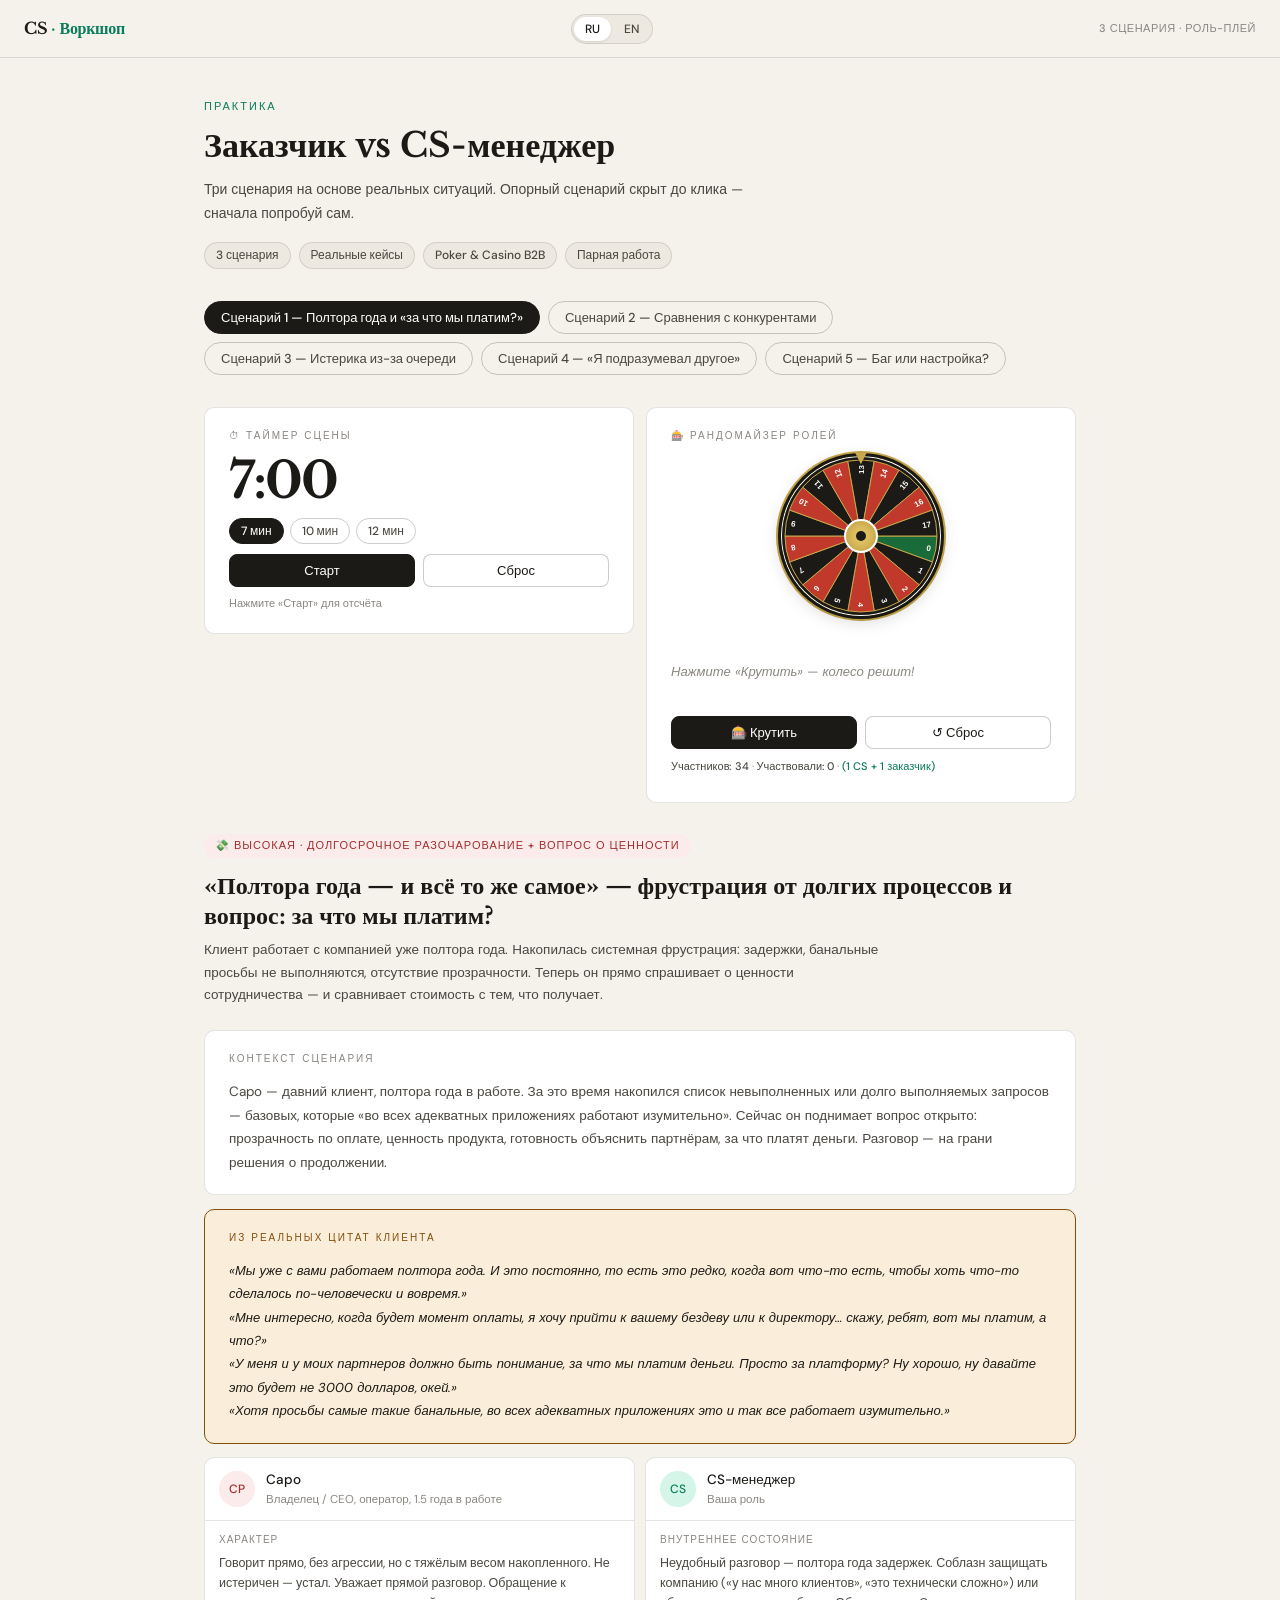
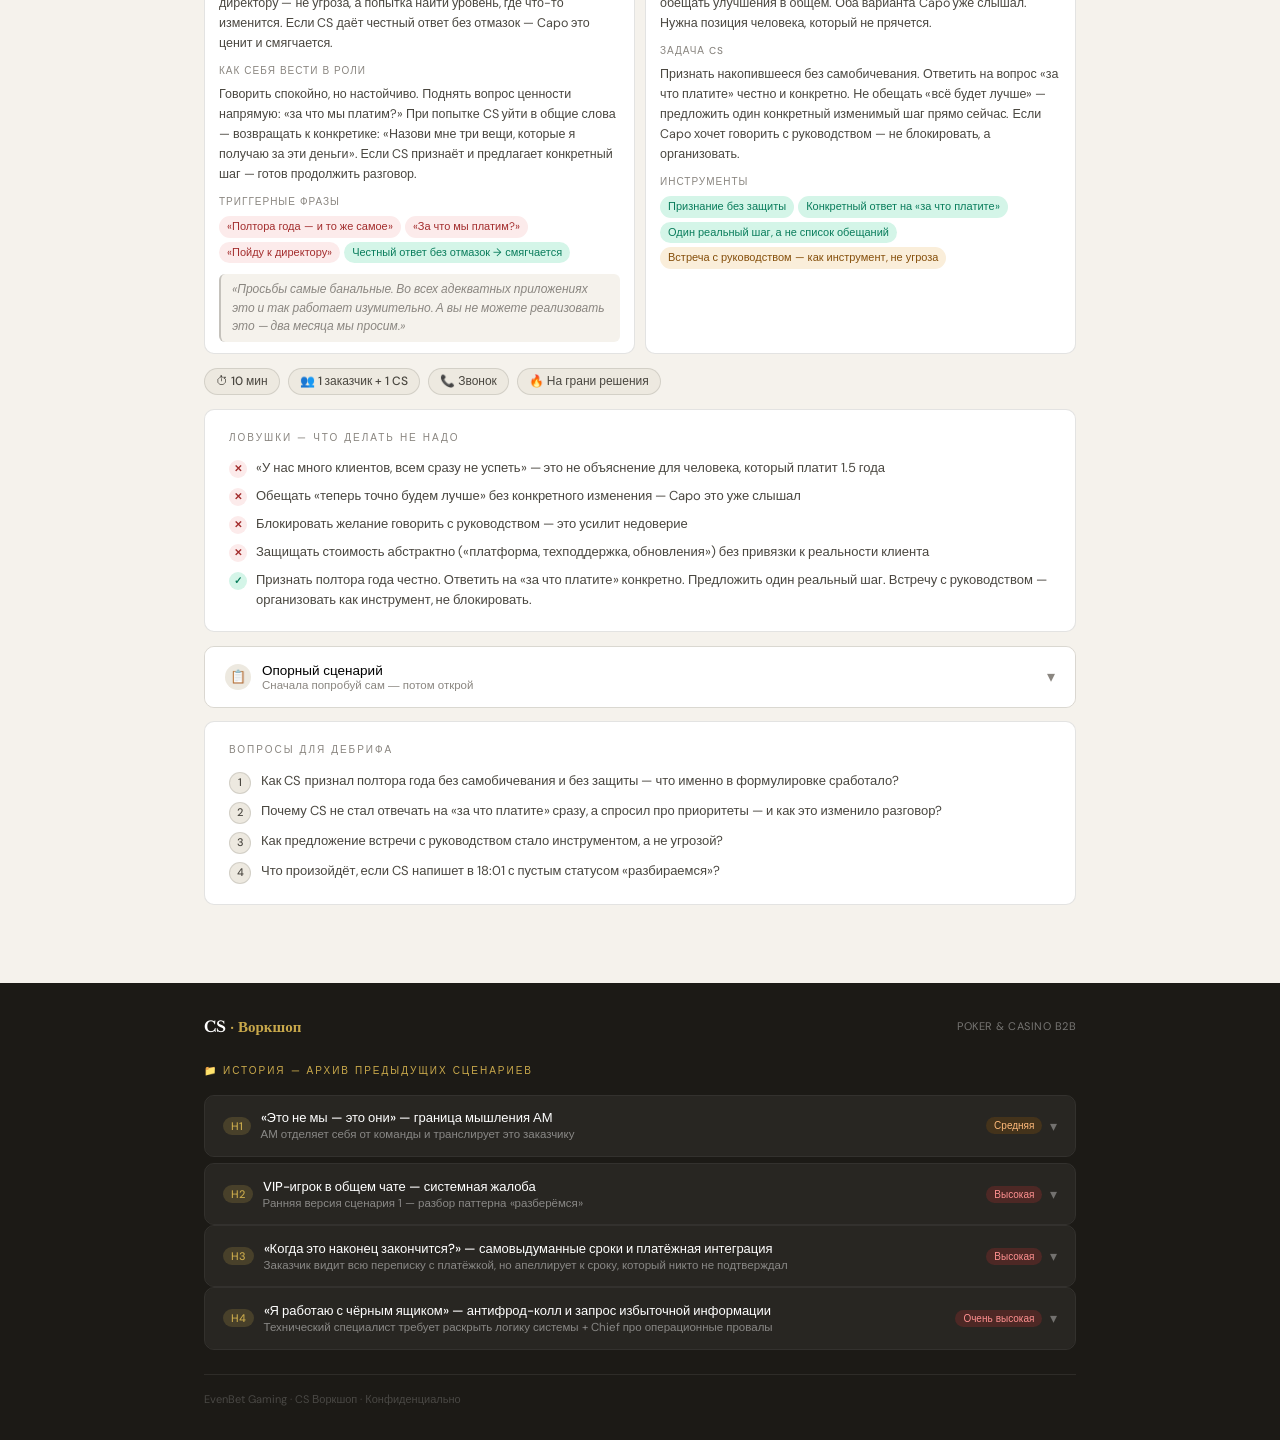
<file: roleplay_scenarios_cs (4).html>
<!DOCTYPE html>
<html lang="ru">
<head>
<meta charset="UTF-8">
<meta name="viewport" content="width=device-width, initial-scale=1.0">
<title>Роль-плей — CS vs Заказчик</title>
<link rel="preconnect" href="https://fonts.googleapis.com">
<link rel="preconnect" href="https://fonts.gstatic.com" crossorigin>
<link href="https://fonts.googleapis.com/css2?family=Libre+Baskerville:ital,wght@0,400;0,700;1,400&family=DM+Sans:wght@300;400;500&display=swap" rel="stylesheet">
<style>
:root{
  --bg:#F5F2EC;--bg2:#EDE9E0;--bg3:#E4E0D5;
  --ink:#1C1A16;--ink2:#4A4740;--ink3:#8A8680;
  --teal:#0A7D5C;--teal-l:#D4F5E8;--teal-m:#9FE1CB;
  --red:#A32D2D;--red-l:#FCEBEB;
  --amber:#854F0B;--amber-l:#FAEEDA;
  --blue:#185FA5;--blue-l:#E6F1FB;
  --purple:#534AB7;--purple-l:#EEEDFE;
  --gold:#C8A84B;--gold-l:#FBF0D4;
  --border:rgba(28,26,22,.12);--border-m:rgba(28,26,22,.22);
  --r:10px;--r-sm:6px;
}
*{box-sizing:border-box;margin:0;padding:0}
body{font-family:'DM Sans',sans-serif;background:var(--bg);color:var(--ink);min-height:100vh;line-height:1.6}

/* ── STICKY HEADER ── */
.site-header{border-bottom:1px solid var(--border);padding:.85rem 1.5rem;display:flex;align-items:center;justify-content:space-between;gap:12px;background:rgba(245,242,236,.95);position:sticky;top:0;z-index:200;backdrop-filter:blur(10px)}
.logo{font-family:'Libre Baskerville',serif;font-size:16px;font-weight:700;letter-spacing:-.3px;color:var(--ink);flex-shrink:0}
.logo span{color:var(--teal)}
/* Timer in header */
.header-timer{display:none;align-items:center;gap:10px;background:#fff;border:1px solid var(--border);border-radius:30px;padding:5px 14px}
.header-timer.visible{display:flex}
.ht-display{font-family:'Libre Baskerville',serif;font-size:20px;font-weight:700;letter-spacing:-1px;color:var(--ink);min-width:48px;font-variant-numeric:tabular-nums}
.ht-display.warn{color:var(--amber)}
.ht-display.danger{color:var(--red);animation:tpulse .7s ease-in-out infinite}
.ht-display.done{color:var(--teal)}
.ht-btn{font-size:12px;font-weight:500;padding:3px 10px;border-radius:20px;border:1px solid var(--border-m);background:transparent;color:var(--ink2);cursor:pointer;font-family:'DM Sans',sans-serif;transition:all .15s}
.ht-btn:hover{background:var(--bg2)}
.ht-btn.go{background:var(--ink);color:#fff;border-color:var(--ink)}
.header-meta{font-size:11px;color:var(--ink3);font-weight:500;letter-spacing:.5px;text-transform:uppercase;flex-shrink:0}

@keyframes tpulse{0%,100%{opacity:1}50%{opacity:.4}}
@keyframes fadeIn{from{opacity:0;transform:translateY(6px)}to{opacity:1;transform:translateY(0)}}

/* ── MAIN ── */
main{max-width:920px;margin:0 auto;padding:2.5rem 1.5rem 4rem}

/* ── INTRO ── */
.intro{margin-bottom:2rem}
.intro-label{font-size:11px;font-weight:500;letter-spacing:2px;text-transform:uppercase;color:var(--teal);margin-bottom:.6rem}
.intro h1{font-family:'Libre Baskerville',serif;font-size:clamp(24px,4vw,34px);font-weight:700;line-height:1.2;margin-bottom:.75rem}
.intro p{font-size:14px;color:var(--ink2);max-width:580px;line-height:1.7}
.intro-meta{display:flex;gap:8px;flex-wrap:wrap;margin-top:1rem}
.meta-pill{font-size:12px;font-weight:500;padding:3px 11px;border-radius:20px;background:var(--bg2);color:var(--ink2);border:1px solid var(--border)}

/* ── TABS ── */
.sc-tabs{display:flex;gap:8px;margin-bottom:2rem;flex-wrap:wrap}
.sc-tab{font-family:'DM Sans',sans-serif;font-size:13px;font-weight:500;padding:7px 16px;border-radius:30px;border:1.5px solid var(--border-m);background:transparent;color:var(--ink2);cursor:pointer;transition:all .2s}
.sc-tab:hover{background:var(--bg2)}
.sc-tab.active{background:var(--ink);color:#fff;border-color:var(--ink)}

/* ── SCENARIO PANEL ── */
.sc-panel{display:none;animation:fadeIn .25s ease}
.sc-panel.active{display:block}

/* ── TOOLS PANEL ── */
.tools-panel{display:grid;grid-template-columns:1fr 1fr;gap:12px;margin-bottom:1.75rem}
@media(max-width:600px){.tools-panel{grid-template-columns:1fr}}

/* ── TIMER CARD ── */
.timer-card{background:#fff;border:1px solid var(--border);border-radius:var(--r);padding:1.25rem 1.5rem;align-self:start}
.tool-label{font-size:10px;font-weight:500;letter-spacing:2px;text-transform:uppercase;color:var(--ink3);margin-bottom:.75rem}
.timer-display{font-family:'Libre Baskerville',serif;font-size:50px;font-weight:700;color:var(--ink);letter-spacing:-2px;line-height:1;margin-bottom:.75rem;transition:color .3s;font-variant-numeric:tabular-nums}
.timer-display.warn{color:var(--amber)}
.timer-display.danger{color:var(--red);animation:tpulse .7s ease-in-out infinite}
.timer-display.done{color:var(--teal)}
.timer-preset-row{display:flex;gap:6px;flex-wrap:wrap;margin-bottom:.65rem}
.t-preset{font-size:12px;font-weight:500;padding:4px 11px;border-radius:20px;border:1px solid var(--border-m);background:transparent;color:var(--ink2);cursor:pointer;transition:all .15s;font-family:'DM Sans',sans-serif}
.t-preset:hover{background:var(--bg2)}
.t-preset.sel{background:var(--ink);color:#fff;border-color:var(--ink)}
.timer-controls{display:flex;gap:8px}
.t-btn{font-family:'DM Sans',sans-serif;font-size:13px;font-weight:500;padding:7px 14px;border-radius:8px;border:1.5px solid var(--border-m);background:#fff;color:var(--ink);cursor:pointer;transition:all .15s;flex:1}
.t-btn:hover{background:var(--bg2)}
.t-btn.t-primary{background:var(--ink);color:#fff;border-color:var(--ink)}
.timer-status{font-size:11px;color:var(--ink3);margin-top:.5rem;min-height:15px}

/* ── ROULETTE / RANDOMIZER ── */
.rand-card{background:#fff;border:1px solid var(--border);border-radius:var(--r);padding:1.25rem 1.5rem;display:flex;flex-direction:column}
.wheel-wrap{position:relative;width:160px;height:170px;margin:0 auto .8rem;flex-shrink:0}
#wheelCanvas{border-radius:50%;box-shadow:0 4px 18px rgba(0,0,0,.18),0 0 0 3px #1C1A16,0 0 0 5px #C8A84B;display:block}
.wheel-pointer{position:absolute;top:-9px;left:50%;transform:translateX(-50%);font-size:20px;color:#C8A84B;text-shadow:0 2px 4px rgba(0,0,0,.3);line-height:1;z-index:2;pointer-events:none}
.rand-result{min-height:68px;display:flex;flex-direction:column;justify-content:center;margin-bottom:.6rem}
.rand-pair{display:flex;gap:8px;align-items:stretch}
.rand-person{flex:1}
.rand-role-label{font-size:10px;font-weight:500;letter-spacing:1.5px;text-transform:uppercase;margin-bottom:2px}
.role-cs-lbl{color:var(--teal)}
.role-cl-lbl{color:var(--red)}
.rand-name{font-family:'Libre Baskerville',serif;font-size:15px;font-weight:700;color:var(--ink);line-height:1.25;transition:all .15s}
.rand-name.spinning{opacity:0;transform:translateY(-3px)}
/* Replace button */
.rand-replace-row{display:flex;gap:6px;margin-top:4px}
.replace-btn{font-size:11px;font-weight:500;padding:2px 8px;border-radius:12px;border:1px solid var(--border-m);background:transparent;color:var(--ink2);cursor:pointer;font-family:'DM Sans',sans-serif;transition:all .15s;display:flex;align-items:center;gap:3px}
.replace-btn:hover{background:var(--bg2)}
.replace-btn.cs-replace{border-color:var(--teal);color:var(--teal)}
.replace-btn.cl-replace{border-color:var(--red);color:var(--red)}
.rand-sep{width:1px;background:var(--border);flex-shrink:0}
.rand-empty{font-size:13px;color:var(--ink3);font-style:italic}
.rand-controls{display:flex;gap:8px;margin-bottom:.55rem}
.r-btn{font-family:'DM Sans',sans-serif;font-size:13px;font-weight:500;padding:7px 14px;border-radius:8px;border:1.5px solid var(--border-m);background:#fff;color:var(--ink);cursor:pointer;transition:all .15s;flex:1}
.r-btn:hover{background:var(--bg2)}
.r-btn.r-primary{background:var(--ink);color:#fff;border-color:var(--ink)}
.rand-count{font-size:11px;color:var(--ink3);margin-bottom:.4rem}
.rand-count span{font-weight:500;color:var(--ink2)}
.picked-list{display:flex;flex-wrap:wrap;gap:3px;max-height:54px;overflow-y:auto}
.picked-chip{font-size:10px;padding:2px 7px;border-radius:10px;background:var(--bg2);color:var(--ink2)}
.picked-chip.latest{background:var(--ink);color:#fff;font-weight:500}

/* ── SCENARIO HEADER ── */
.sc-header{margin-bottom:1.5rem}
.sc-difficulty{display:inline-flex;align-items:center;gap:6px;font-size:11px;font-weight:500;letter-spacing:1px;text-transform:uppercase;padding:3px 11px;border-radius:20px;margin-bottom:.85rem}
.diff-high{background:var(--red-l);color:var(--red)}
.diff-med{background:var(--amber-l);color:var(--amber)}
.diff-vhigh{background:var(--purple-l);color:var(--purple)}
.sc-header h2{font-family:'Libre Baskerville',serif;font-size:clamp(18px,3vw,24px);font-weight:700;line-height:1.25;margin-bottom:.5rem}
.sc-header .subtitle{font-size:13.5px;color:var(--ink2);line-height:1.65;max-width:680px}

/* ── BLOCKS ── */
.block{background:#fff;border:1px solid var(--border);border-radius:var(--r);padding:1.25rem 1.5rem;margin-bottom:.85rem}
.block-label{font-size:10px;font-weight:500;letter-spacing:2px;text-transform:uppercase;color:var(--ink3);margin-bottom:.8rem}
.block-text{font-size:13.5px;color:var(--ink2);line-height:1.75}

/* ── REAL QUOTE ── */
.real-quote{margin:1rem 0;background:var(--red-l);border-left:3px solid var(--red);border-radius:0 var(--r-sm) var(--r-sm) 0;padding:.9rem 1.1rem}
.real-quote .rq-label{font-size:10px;font-weight:500;letter-spacing:1.5px;text-transform:uppercase;color:var(--red);margin-bottom:.45rem}
.real-quote p{font-size:13.5px;color:var(--ink);line-height:1.7;font-style:italic}

/* ── CHARACTER CARDS ── */
.characters{display:grid;grid-template-columns:1fr 1fr;gap:10px;margin-bottom:.85rem}
@media(max-width:580px){.characters{grid-template-columns:1fr}}
.char-card{background:#fff;border:1px solid var(--border);border-radius:var(--r);overflow:hidden}
.char-head{padding:11px 14px;display:flex;align-items:center;gap:11px}
.av{width:36px;height:36px;border-radius:50%;display:flex;align-items:center;justify-content:center;font-size:12px;font-weight:500;flex-shrink:0;letter-spacing:.5px}
.av-cl{background:var(--red-l);color:var(--red)}
.av-cs{background:var(--teal-l);color:var(--teal)}
.char-name{font-size:13.5px;font-weight:500;color:var(--ink)}
.char-role{font-size:11.5px;color:var(--ink3)}
.char-body{padding:11px 14px;border-top:1px solid var(--border)}
.char-section{margin-bottom:.65rem}
.char-section:last-child{margin-bottom:0}
.char-section-title{font-size:10px;font-weight:500;letter-spacing:1px;text-transform:uppercase;color:var(--ink3);margin-bottom:.3rem}
.char-section-text{font-size:12.5px;color:var(--ink2);line-height:1.6}
.char-tags{display:flex;flex-wrap:wrap;gap:4px;margin-top:.35rem}
.char-tag{font-size:11px;padding:2px 8px;border-radius:12px;background:var(--bg2);color:var(--ink2)}
.char-tag.red{background:var(--red-l);color:var(--red)}
.char-tag.teal{background:var(--teal-l);color:var(--teal)}
.char-tag.amber{background:var(--amber-l);color:var(--amber)}
.char-quote{font-size:12px;font-style:italic;color:var(--ink3);margin-top:.4rem;padding:.4rem .7rem;background:var(--bg);border-radius:var(--r-sm);border-left:2px solid var(--border-m);line-height:1.55}

/* ── TIMING PILLS ── */
.timing-row{display:flex;gap:8px;flex-wrap:wrap;margin-bottom:.85rem}
.t-pill{font-size:12px;font-weight:500;padding:3px 11px;border-radius:20px;background:var(--bg2);color:var(--ink2);border:1px solid var(--border)}

/* ── TRAPS ── */
.trap-list{display:flex;flex-direction:column;gap:7px}
.trap{display:flex;align-items:flex-start;gap:9px;font-size:13px;color:var(--ink2);line-height:1.6}
.trap-icon{width:18px;height:18px;border-radius:50%;display:flex;align-items:center;justify-content:center;font-size:10px;flex-shrink:0;margin-top:2px;font-weight:700}
.trap-icon.bad{background:var(--red-l);color:var(--red)}
.trap-icon.good{background:var(--teal-l);color:var(--teal)}

/* ── ACCORDION ── */
.accordion{border:1px solid var(--border);border-radius:var(--r);overflow:hidden;margin-bottom:.85rem}
.accordion-trigger{width:100%;background:#fff;border:none;padding:1rem 1.25rem;display:flex;align-items:center;justify-content:space-between;cursor:pointer;gap:12px;text-align:left;transition:background .15s}
.accordion-trigger:hover{background:var(--bg2)}
.accordion-trigger.open{background:var(--ink);color:#fff}
.trigger-left{display:flex;align-items:center;gap:11px}
.trigger-icon{width:26px;height:26px;border-radius:50%;background:var(--bg2);display:flex;align-items:center;justify-content:center;flex-shrink:0;font-size:13px}
.accordion-trigger.open .trigger-icon{background:rgba(255,255,255,.15)}
.trigger-label{font-size:13.5px;font-weight:500;color:inherit}
.trigger-sub{font-size:11.5px;color:var(--ink3);margin-top:1px}
.accordion-trigger.open .trigger-sub{color:rgba(255,255,255,.55)}
.chevron{font-size:16px;color:var(--ink3);transition:transform .25s;line-height:1;flex-shrink:0}
.accordion-trigger.open .chevron{transform:rotate(180deg);color:rgba(255,255,255,.6)}
.accordion-body{display:none;background:#fff;border-top:1px solid var(--border)}
.accordion-body.open{display:block}
.script-inner{padding:1rem 1.25rem}

/* ── SCRIPT LINES ── */
.script-line{display:flex;gap:10px;padding:.65rem 0;border-bottom:1px solid var(--border);align-items:flex-start}
.script-line:last-child{border-bottom:none;padding-bottom:0}
.who{min-width:68px;font-size:10.5px;font-weight:500;padding:3px 7px;border-radius:20px;text-align:center;flex-shrink:0;margin-top:2px}
.who.cl{background:var(--red-l);color:var(--red)}
.who.cs{background:var(--teal-l);color:var(--teal)}
.who.note{background:var(--bg2);color:var(--ink3)}
.line-text{font-size:13px;color:var(--ink);line-height:1.65}
.line-text em{color:var(--ink3);font-style:normal;font-size:11.5px;display:block;margin-top:2px}

/* ── DEBRIEF ── */
.debrief-list{display:flex;flex-direction:column;gap:7px}
.dq{display:flex;align-items:flex-start;gap:10px;font-size:13px;color:var(--ink2);line-height:1.6}
.dq-n{min-width:22px;height:22px;border-radius:50%;background:var(--bg2);color:var(--ink2);display:flex;align-items:center;justify-content:center;font-size:11px;font-weight:500;flex-shrink:0;margin-top:1px;border:1px solid var(--border)}

/* ── FOOTER ── */
footer{background:var(--ink);color:rgba(255,255,255,.6);padding:0}
.footer-inner{max-width:920px;margin:0 auto;padding:2rem 1.5rem}
.footer-top{display:flex;align-items:center;justify-content:space-between;gap:12px;margin-bottom:1.5rem}
.footer-logo{font-family:'Libre Baskerville',serif;font-size:15px;font-weight:700;color:#fff}
.footer-logo span{color:var(--gold)}
.footer-meta{font-size:11px;letter-spacing:.5px;text-transform:uppercase;color:rgba(255,255,255,.4)}

/* ── HISTORY SECTION IN FOOTER ── */
.history-title{font-size:10px;font-weight:500;letter-spacing:2px;text-transform:uppercase;color:var(--gold);margin-bottom:1rem}
.history-list{display:flex;flex-direction:column;gap:6px}
.hist-item{border:1px solid rgba(255,255,255,.1);border-radius:var(--r);overflow:hidden}
.hist-trigger{width:100%;background:rgba(255,255,255,.05);border:none;padding:.85rem 1.1rem;display:flex;align-items:center;justify-content:space-between;cursor:pointer;gap:12px;text-align:left;color:#fff;font-family:'DM Sans',sans-serif;transition:background .15s}
.hist-trigger:hover{background:rgba(255,255,255,.1)}
.hist-trigger.open{background:rgba(200,168,75,.15)}
.hist-trigger-left{display:flex;align-items:center;gap:10px}
.hist-num{font-size:11px;font-weight:500;padding:2px 8px;border-radius:20px;background:rgba(200,168,75,.2);color:var(--gold);flex-shrink:0}
.hist-name{font-size:13px;font-weight:500;color:#fff}
.hist-sub{font-size:11.5px;color:rgba(255,255,255,.45);margin-top:1px}
.hist-difficulty{font-size:10px;font-weight:500;padding:2px 8px;border-radius:20px;flex-shrink:0}
.hd-high{background:rgba(163,45,45,.3);color:#FF9090}
.hd-med{background:rgba(133,79,11,.3);color:#FFBA7A}
.hist-chevron{font-size:14px;color:rgba(255,255,255,.35);transition:transform .25s;flex-shrink:0}
.hist-trigger.open .hist-chevron{transform:rotate(180deg);color:var(--gold)}
.hist-body{display:none;border-top:1px solid rgba(255,255,255,.08);background:rgba(0,0,0,.2);padding:1.25rem}
.hist-body.open{display:block}
.hist-block{margin-bottom:1rem}
.hist-block:last-child{margin-bottom:0}
.hist-block-label{font-size:10px;font-weight:500;letter-spacing:1.5px;text-transform:uppercase;color:rgba(255,255,255,.35);margin-bottom:.5rem}
.hist-block-text{font-size:13px;color:rgba(255,255,255,.75);line-height:1.7}
.hist-quote{background:rgba(163,45,45,.2);border-left:2px solid rgba(163,45,45,.6);border-radius:0 6px 6px 0;padding:.7rem .9rem;margin:.6rem 0;font-size:12.5px;color:rgba(255,255,255,.8);font-style:italic;line-height:1.65}
.hist-chars{display:grid;grid-template-columns:1fr 1fr;gap:8px;margin-bottom:.75rem}
@media(max-width:480px){.hist-chars{grid-template-columns:1fr}}
.hist-char{background:rgba(255,255,255,.05);border:1px solid rgba(255,255,255,.1);border-radius:8px;padding:.75rem}
.hist-char-name{font-size:13px;font-weight:500;color:#fff;margin-bottom:2px}
.hist-char-role{font-size:11px;color:rgba(255,255,255,.4);margin-bottom:.4rem}
.hist-char-body{font-size:12px;color:rgba(255,255,255,.65);line-height:1.6}
.hist-traps{display:flex;flex-direction:column;gap:5px}
.hist-trap{font-size:12px;color:rgba(255,255,255,.65);display:flex;gap:7px;line-height:1.55}
.hist-trap-icon{font-size:12px;flex-shrink:0}
.footer-copy{font-size:11px;color:rgba(255,255,255,.2);margin-top:1.5rem;padding-top:1rem;border-top:1px solid rgba(255,255,255,.08)}

/* ── LANG TOGGLE ── */
.lang-toggle{display:flex;gap:2px;background:var(--bg2);border-radius:20px;padding:2px;border:1px solid var(--border)}
.lang-btn{font-size:12px;font-weight:500;padding:4px 11px;border-radius:16px;border:none;background:transparent;color:var(--ink2);cursor:pointer;font-family:'DM Sans',sans-serif;transition:all .15s}
.lang-btn.active{background:#fff;color:var(--ink);box-shadow:0 1px 3px rgba(0,0,0,.1)}
[data-lang="en"] .ru-only{display:none}
[data-lang="ru"] .en-only{display:none}
</style>
</head>
<body data-lang="ru">

<header class="site-header">
  <div class="logo">CS<span> · </span><span class="ru-only">Воркшоп</span><span class="en-only">Workshop</span></div>

  <!-- Timer in header — shown after timer starts -->
  <div class="header-timer" id="headerTimer">
    <div class="ht-display" id="htDisplay">7:00</div>
    <button class="ht-btn go" id="htBtn" onclick="timerToggle()">Pause</button>
    <button class="ht-btn" onclick="timerReset()">↺</button>
  </div>


  <div class="lang-toggle" id="langToggle">
    <button class="lang-btn active" onclick="setLang('ru',this)">RU</button>
    <button class="lang-btn" onclick="setLang('en',this)">EN</button>
  </div>
  <div class="header-meta"><span class="ru-only">3 сценария · Роль-плей</span><span class="en-only">3 scenarios · Role-play</span></div>
</header>

<main>
  <div class="intro">
    <div class="intro-label"><span class="ru-only">Практика</span><span class="en-only">Practice</span></div>
    <h1><span class="ru-only">Заказчик vs CS-менеджер</span><span class="en-only">Client vs CS Manager</span></h1>
    <p><span class="ru-only">Три сценария на основе реальных ситуаций. Опорный сценарий скрыт до клика — сначала попробуй сам.</span><span class="en-only">Three scenarios based on real situations. The reference script is hidden until clicked — try on your own first.</span></p>
    <div class="intro-meta">
      <span class="meta-pill"><span class="ru-only">3 сценария</span><span class="en-only">3 scenarios</span></span>
      <span class="meta-pill"><span class="ru-only">Реальные кейсы</span><span class="en-only">Real cases</span></span>
      <span class="meta-pill">Poker &amp; Casino B2B</span>
      <span class="meta-pill"><span class="ru-only">Парная работа</span><span class="en-only">Pair work</span></span>
    </div>
  </div>

  <div class="sc-tabs">
    <button class="sc-tab active" onclick="showScenario('s1',this)"><span class="ru-only">Сценарий 1 — Полтора года и «за что мы платим?»</span><span class="en-only">Scenario 1 — "18 Months and What Are We Paying For?"</span></button>
    <button class="sc-tab" onclick="showScenario('s2',this)"><span class="ru-only">Сценарий 2 — Сравнения с конкурентами</span><span class="en-only">Scenario 2 — Competitor Comparisons</span></button>
    <button class="sc-tab" onclick="showScenario('s3',this)"><span class="ru-only">Сценарий 3 — Истерика из-за очереди</span><span class="en-only">Scenario 3 — Meltdown Over the Queue</span></button>
    <button class="sc-tab" onclick="showScenario('s4',this)"><span class="ru-only">Сценарий 4 — «Я подразумевал другое»</span><span class="en-only">Scenario 4 — "I Meant Something Different"</span></button>
    <button class="sc-tab" onclick="showScenario('s5',this)"><span class="ru-only">Сценарий 5 — Баг или настройка?</span><span class="en-only">Scenario 5 — Bug or Configuration?</span></button>
  </div>

  <!-- TOOLS: TIMER + RANDOMIZER -->
  <div class="tools-panel">

    <div class="timer-card">
      <div class="tool-label">⏱ <span class="ru-only">Таймер сцены</span><span class="en-only">Scene Timer</span></div>
      <div class="timer-display" id="timerDisplay">7:00</div>
      <div class="timer-preset-row">
        <button class="t-preset sel" onclick="setPreset(7,this)">7 мин</button>
        <button class="t-preset" onclick="setPreset(10,this)">10 мин</button>
        <button class="t-preset" onclick="setPreset(12,this)">12 мин</button>
      </div>
      <div class="timer-controls">
        <button class="t-btn t-primary" id="timerStartBtn" onclick="timerToggle()"><span class="ru-only">Старт</span><span class="en-only">Start</span></button>
        <button class="t-btn" onclick="timerReset()"><span class="ru-only">Сброс</span><span class="en-only">Reset</span></button>
      </div>
      <div class="timer-status" id="timerStatus"><span class="ru-only">Нажмите «Старт» для отсчёта</span><span class="en-only">Press Start to begin</span></div>
    </div>

    <div class="rand-card">
      <div class="tool-label">🎰 <span class="ru-only">Рандомайзер ролей</span><span class="en-only">Role Randomizer</span></div>
      <div class="wheel-wrap">
        <canvas id="wheelCanvas" width="160" height="160"></canvas>
        <div class="wheel-pointer">▼</div>
      </div>
      <div class="rand-result" id="randResult">
        <div class="rand-empty">Нажмите «Крутить» — колесо решит!</div>
      </div>
      <div class="rand-controls">
        <button class="r-btn r-primary" id="spinBtn" onclick="pickRoles()">🎰 <span class="ru-only">Крутить</span><span class="en-only">Spin</span></button>
        <button class="r-btn" onclick="resetRand()">↺ <span class="ru-only">Сброс</span><span class="en-only">Reset</span></button>
      </div>
      <div class="rand-count"><span class="ru-only">Участников:</span><span class="en-only">Participants:</span> <span>34</span> · <span class="ru-only">Участвовали:</span><span class="en-only">Used:</span> <span id="pickedCount">0</span> · <span id="randModeHint" style="color:var(--teal)">(1 CS + 1 заказчик)</span></div>
      <div class="picked-list" id="pickedList"></div>
    </div>

  </div>

  <!-- ════ SCENARIO 1 ════ -->
  <div class="sc-panel active" id="s1">
    <div class="sc-header">
      <div class="sc-difficulty diff-high"><span class="ru-only">💸 Высокая · Долгосрочное разочарование + вопрос о ценности</span><span class="en-only">💸 High · Long-term Frustration + Value Question</span></div>
      <h2><span class="ru-only">«Полтора года — и всё то же самое» — фрустрация от долгих процессов и вопрос: за что мы платим?</span><span class="en-only">"18 Months and Nothing Has Changed" — Frustration With Long Delays and the Question: What Are We Paying For?</span></h2>
      <p class="subtitle"><span class="ru-only">Клиент работает с компанией уже полтора года. Накопилась системная фрустрация: задержки, банальные просьбы не выполняются, отсутствие прозрачности. Теперь он прямо спрашивает о ценности сотрудничества — и сравнивает стоимость с тем, что получает.</span><span class="en-only">The client has been working with the company for 18 months. Systemic frustration has built up: delays, basic requests going unfulfilled, lack of transparency. Now he's asking directly about the value of the partnership — and comparing the price to what he's receiving.</span></p>
    </div>

    <div class="block">
      <div class="block-label"><span class="ru-only">Контекст сценария</span><span class="en-only">Scenario Context</span></div>
      <div class="block-text"><span class="ru-only">Capo — давний клиент, полтора года в работе. За это время накопился список невыполненных или долго выполняемых запросов — базовых, которые «во всех адекватных приложениях работают изумительно». Сейчас он поднимает вопрос открыто: прозрачность по оплате, ценность продукта, готовность объяснить партнёрам, за что платят деньги. Разговор — на грани решения о продолжении.</span><span class="en-only">Capo is a long-term client, 18 months in. Over that time, a list of unfulfilled or slow requests has built up — basic things that "every decent platform handles effortlessly." Now he's raising the question openly: payment transparency, product value, ability to explain to partners what they're paying for. The conversation is on the edge of a continuity decision.</span></div>
    </div>

    <div class="block" style="background:var(--amber-l);border-color:var(--amber)">
      <div class="block-label" style="color:var(--amber)"><span class="ru-only">Из реальных цитат клиента</span><span class="en-only">Real client quotes</span></div>
      <div style="font-size:13px;color:var(--ink);line-height:1.8;font-style:italic">
        «Мы уже с вами работаем полтора года. И это постоянно, то есть это редко, когда вот что-то есть, чтобы хоть что-то сделалось по-человечески и вовремя.»<br>
        «Мне интересно, когда будет момент оплаты, я хочу прийти к вашему бездеву или к директору… скажу, ребят, вот мы платим, а что?»<br>
        «У меня и у моих партнеров должно быть понимание, за что мы платим деньги. Просто за платформу? Ну хорошо, ну давайте это будет не 3000 долларов, окей.»<br>
        «Хотя просьбы самые такие банальные, во всех адекватных приложениях это и так все работает изумительно.»
      </div>
    </div>

    <div class="characters">
      <div class="char-card">
        <div class="char-head">
          <div class="av av-cl">CP</div>
          <div><div class="char-name">Capo</div><div class="char-role"><span class="ru-only">Владелец / CEO, оператор, 1.5 года в работе</span><span class="en-only">Owner / CEO, operator, 1.5 years working together</span></div></div>
        </div>
        <div class="char-body">
          <div class="char-section">
            <div class="char-section-title"><span class="ru-only">Характер</span><span class="en-only">Character</span></div>
            <div class="char-section-text"><span class="ru-only">Говорит прямо, без агрессии, но с тяжёлым весом накопленного. Не истеричен — устал. Уважает прямой разговор. Обращение к директору — не угроза, а попытка найти уровень, где что-то изменится. Если CS даёт честный ответ без отмазок — Capo это ценит и смягчается.</span><span class="en-only">Speaks directly, no aggression, but carries the weight of accumulated frustration. Not hysterical — tired. Respects a straight conversation. The mention of going to the director isn't a threat — it's an attempt to find the level where things actually change. If CS gives an honest answer without deflection, Capo appreciates it and softens.</span></div>
          </div>
          <div class="char-section">
            <div class="char-section-title"><span class="ru-only">Как себя вести в роли</span><span class="en-only">How to play the role</span></div>
            <div class="char-section-text"><span class="ru-only">Говорить спокойно, но настойчиво. Поднять вопрос ценности напрямую: «за что мы платим?» При попытке CS уйти в общие слова — возвращать к конкретике: «Назови мне три вещи, которые я получаю за эти деньги». Если CS признаёт и предлагает конкретный шаг — готов продолжить разговор.</span><span class="en-only">Speak calmly but persistently. Raise the value question directly: "What are we paying for?" If CS goes vague — push back: "Name me three things I'm getting for this money." If CS acknowledges and proposes a concrete step — willing to continue the conversation.</span></div>
          </div>
          <div class="char-section">
            <div class="char-section-title"><span class="ru-only">Триггерные фразы</span><span class="en-only">Trigger phrases</span></div>
            <div class="char-tags">
              <span class="char-tag red"><span class="ru-only">«Полтора года — и то же самое»</span><span class="en-only">"18 months — and the same thing"</span></span>
              <span class="char-tag red"><span class="ru-only">«За что мы платим?»</span><span class="en-only">"What are we paying for?"</span></span>
              <span class="char-tag red"><span class="ru-only">«Пойду к директору»</span><span class="en-only">"I'll go to your director"</span></span>
              <span class="char-tag teal"><span class="ru-only">Честный ответ без отмазок → смягчается</span><span class="en-only">Honest answer without excuses → softens</span></span>
            </div>
          </div>
          <div class="char-quote"><span class="ru-only">«Просьбы самые банальные. Во всех адекватных приложениях это и так работает изумительно. А вы не можете реализовать это — два месяца мы просим.»</span><span class="en-only">"The requests are the most basic things. Every decent platform handles these out of the box. But you can't deliver — we've been asking for two months."</span></div>
        </div>
      </div>
      <div class="char-card">
        <div class="char-head">
          <div class="av av-cs">CS</div>
          <div><div class="char-name"><span class="ru-only">CS-менеджер</span><span class="en-only">CS Manager</span></div><div class="char-role"><span class="ru-only">Ваша роль</span><span class="en-only">Your role</span></div></div>
        </div>
        <div class="char-body">
          <div class="char-section">
            <div class="char-section-title"><span class="ru-only">Внутреннее состояние</span><span class="en-only">Internal state</span></div>
            <div class="char-section-text"><span class="ru-only">Неудобный разговор — полтора года задержек. Соблазн защищать компанию («у нас много клиентов», «это технически сложно») или обещать улучшения в общем. Оба варианта Capo уже слышал. Нужна позиция человека, который не прячется.</span><span class="en-only">An uncomfortable conversation — 18 months of delays. Temptation: defend the company ("we have many clients," "it's technically complex") or promise general improvements. Capo has heard both. What's needed is the posture of someone who doesn't hide.</span></div>
          </div>
          <div class="char-section">
            <div class="char-section-title"><span class="ru-only">Задача CS</span><span class="en-only">CS objective</span></div>
            <div class="char-section-text"><span class="ru-only">Признать накопившееся без самобичевания. Ответить на вопрос «за что платите» честно и конкретно. Не обещать «всё будет лучше» — предложить один конкретный изменимый шаг прямо сейчас. Если Capo хочет говорить с руководством — не блокировать, а организовать.</span><span class="en-only">Acknowledge the accumulated history without self-flagellating. Answer "what are you paying for" honestly and specifically. Don't promise "things will be better" — offer one concrete, actionable step right now. If Capo wants to talk to leadership — don't block it, facilitate it.</span></div>
          </div>
          <div class="char-section">
            <div class="char-section-title"><span class="ru-only">Инструменты</span><span class="en-only">Tools</span></div>
            <div class="char-tags">
              <span class="char-tag teal"><span class="ru-only">Признание без защиты</span><span class="en-only">Acknowledgement without defense</span></span>
              <span class="char-tag teal"><span class="ru-only">Конкретный ответ на «за что платите»</span><span class="en-only">Specific answer to 'what are you paying for'</span></span>
              <span class="char-tag teal"><span class="ru-only">Один реальный шаг, а не список обещаний</span><span class="en-only">One real action, not a list of promises</span></span>
              <span class="char-tag amber"><span class="ru-only">Встреча с руководством — как инструмент, не угроза</span><span class="en-only">Meeting with leadership — as a tool, not a threat</span></span>
            </div>
          </div>
        </div>
      </div>
    </div>

    <div class="timing-row">
      <span class="t-pill">⏱ <span class="ru-only">10 мин</span><span class="en-only">10 min</span></span>
      <span class="t-pill">👥 <span class="ru-only">1 заказчик + 1 CS</span><span class="en-only">1 client + 1 CS</span></span>
      <span class="t-pill">📞 <span class="ru-only">Звонок</span><span class="en-only">Call</span></span>
      <span class="t-pill"><span class="ru-only">🔥 На грани решения</span><span class="en-only">🔥 On the edge</span></span>
    </div>

    <div class="block">
      <div class="block-label"><span class="ru-only">Ловушки — что делать не надо</span><span class="en-only">Traps — what not to do</span></div>
      <div class="trap-list">
        <div class="trap"><span class="trap-icon bad">✕</span><span class="ru-only">«У нас много клиентов, всем сразу не успеть» — это не объяснение для человека, который платит 1.5 года</span><span class="en-only">'We have many clients, we can't do everything at once' — not an explanation for someone who has been paying for 18 months</span></div>
        <div class="trap"><span class="trap-icon bad">✕</span><span class="ru-only">Обещать «теперь точно будем лучше» без конкретного изменения — Capo это уже слышал</span><span class="en-only">Promising 'things will be different now' without a concrete change — Capo has heard that before</span></div>
        <div class="trap"><span class="trap-icon bad">✕</span><span class="ru-only">Блокировать желание говорить с руководством — это усилит недоверие</span><span class="en-only">Blocking the desire to talk to leadership — this will increase distrust</span></div>
        <div class="trap"><span class="trap-icon bad">✕</span><span class="ru-only">Защищать стоимость абстрактно («платформа, техподдержка, обновления») без привязки к реальности клиента</span><span class="en-only">Defending cost abstractly ('platform, support, updates') without tying it to the client's reality</span></div>
        <div class="trap"><span class="trap-icon good">✓</span><span class="ru-only">Признать полтора года честно. Ответить на «за что платите» конкретно. Предложить один реальный шаг. Встречу с руководством — организовать как инструмент, не блокировать.</span><span class="en-only">Acknowledge the 18 months honestly. Answer 'what are you paying for' specifically. Offer one real step. Facilitate the meeting with leadership — don't block it.</span></div>
      </div>
    </div>

    <div class="accordion">
      <button class="accordion-trigger" onclick="toggleAccordion(this)">
        <div class="trigger-left">
          <div class="trigger-icon">📋</div>
          <div><div class="trigger-label"><span class="ru-only">Опорный сценарий</span><span class="en-only">Reference script</span></div><div class="trigger-sub"><span class="ru-only">Сначала попробуй сам — потом открой</span><span class="en-only">Try on your own first — then reveal</span></div></div>
        </div>
        <div class="chevron">▾</div>
      </button>
      <div class="accordion-body">
        <div class="script-inner">
          <div class="script-line"><span class="who cl">Capo</span><span class="line-text"><span class="ru-only">Мы уже полтора года работаем. И это постоянно — редко когда что-то делается по-человечески и вовремя. Просьбы банальные. Я хочу понять: за что мы платим деньги? Просто за платформу? Тогда давайте не 3000 долларов.</span><span class="en-only">We've been working together for 18 months. And it's constant — rarely does anything get done properly and on time. Basic requests. I want to understand: what are we paying for? Just the platform? Then let's not make it $3,000.</span></span></div>
          <div class="script-line"><span class="who cs">CS</span><span class="line-text"><span class="ru-only">Capo, полтора года — это факт, и я не буду делать вид, что всё было в порядке. Часть того, что вы просили, затянулась дольше, чем должна была. Это честно. По вопросу «за что платите» — давайте я отвечу конкретно, без общих слов. Можете назвать три вещи, которые сейчас в вашем топ-приоритете? Я хочу разобраться именно с ними.</span><span class="en-only">Capo, 18 months is a fact — I'm not going to pretend everything was fine. Some of what you asked for took longer than it should have. That's honest. On the 'what are you paying for' question — let me answer specifically, no vague words. Can you name the three things that are top priority for you right now? I want to focus on exactly those.</span></span></div>
          <div class="script-line"><span class="who cl">Capo</span><span class="line-text"><span class="ru-only">Лидерборд — два месяца просим. Хендмиссия. Джекпот. На любой ПП это база. Вы не можете реализовать.</span><span class="en-only">Leaderboard — we've been asking for two months. Hand missions. Jackpot. On any poker platform, this is standard. You can't deliver.</span></span></div>
          <div class="script-line"><span class="who cs">CS</span><span class="line-text"><span class="ru-only">Принял. Вот что я делаю прямо сейчас: по лидерборду — статус сегодня до 18:00 с конкретной датой. Если дата снова «скоро» — я это скажу честно, и мы решим, что делать дальше. По разговору с руководством — я могу организовать это на следующей неделе, если хотите поднять вопрос на другом уровне. Это не проблема, это нормально.</span><span class="en-only">Heard. Here's what I'm doing right now: on the leaderboard — status today by 18:00 with a specific date. If the date is 'soon' again — I'll say that honestly and we'll decide what to do next. On the leadership conversation — I can set that up next week if you want to escalate. That's not a problem, it's the right move.</span></span></div>
          <div class="script-line"><span class="who cl">Capo</span><span class="line-text"><span class="ru-only">Хорошо. Жду статус до 18:00. Если снова тишина — тогда уже к директору.</span><span class="en-only">Fine. I'm waiting for a status update by 18:00. If it's silence again — then I'm going straight to the director.</span></span></div>
          <div class="script-line"><span class="who cs">CS</span><span class="line-text"><span class="ru-only">Договорились. Тишины не будет — до 18:00 напишу вне зависимости от того, есть дата или нет.</span><span class="en-only">Deal. There will be no silence — I'll write to you by 18:00 regardless of whether I have a date or not.</span></span></div>
          <div class="script-line"><span class="who note"><span class="ru-only">Ключевой момент</span><span class="en-only">Key note</span></span><span class="line-text"><span class="ru-only">CS не защищает стоимость абстрактно. Не говорит «у вас много получается за эти деньги». Вместо этого — берёт конкретный список и даёт конкретный ответ по первому пункту сегодня.</span><span class="en-only">CS doesn't defend the cost in abstract terms. Doesn't say 'you get a lot for your money.' Instead — takes the specific list and gives a concrete answer on the first item today.</span></span></div>
        </div>
      </div>
    </div>

    <div class="block">
      <div class="block-label"><span class="ru-only">Вопросы для дебрифа</span><span class="en-only">Debrief questions</span></div>
      <div class="debrief-list">
        <div class="dq"><span class="dq-n">1</span><span class="ru-only">Как CS признал полтора года без самобичевания и без защиты — что именно в формулировке сработало?</span><span class="en-only">How did CS acknowledge 18 months without self-flagellating or defending — what exactly in the wording worked?</span></div>
        <div class="dq"><span class="dq-n">2</span><span class="ru-only">Почему CS не стал отвечать на «за что платите» сразу, а спросил про приоритеты — и как это изменило разговор?</span><span class="en-only">Why did CS not answer 'what are you paying for' immediately, but instead asked about priorities — and how did that change the conversation?</span></div>
        <div class="dq"><span class="dq-n">3</span><span class="ru-only">Как предложение встречи с руководством стало инструментом, а не угрозой?</span><span class="en-only">How did the offer of a meeting with leadership become a tool rather than a threat?</span></div>
        <div class="dq"><span class="dq-n">4</span><span class="ru-only">Что произойдёт, если CS напишет в 18:01 с пустым статусом «разбираемся»?</span><span class="en-only">What happens if CS writes at 18:01 with an empty status 'we're working on it'?</span></div>
      </div>
    </div>
  </div>

  <!-- ════ SCENARIO 2 ════ -->
  <div class="sc-panel" id="s2">
    <div class="sc-header">
      <div class="sc-difficulty diff-med"><span class="ru-only">😤 Средняя · Сравнения с конкурентами + репутационный вопрос</span><span class="en-only">😤 Medium · Competitor Comparisons + Reputation Issue</span></div>
      <h2><span class="ru-only">«Только скажешь Evenbet — все плеваться начинают» — сравнение с конкурентами и репутация</span><span class="en-only">"Just Mention Evenbet and Everyone Cringes" — Competitor Comparisons and Reputation</span></h2>
      <p class="subtitle"><span class="ru-only">Клиент открыто сравнивает продукт с конкурентами и поднимает репутационный вопрос: «с вами неудобно говорить с партнёрами». CS должен не защищаться и не соглашаться огульно — а перевести разговор в конструктивное русло без потери позиции.</span><span class="en-only">The client openly compares the product with competitors and raises a reputation issue: 'it's awkward to mention you to our partners.' CS must not defend or wholesale agree — but redirect toward a constructive path without losing their position.</span></p>
    </div>

    <div class="block">
      <div class="block-label"><span class="ru-only">Контекст сценария</span><span class="en-only">Scenario Context</span></div>
      <div class="block-text"><span class="ru-only">Capo работает с несколькими партнёрами и потенциальными инвесторами. Когда называет платформу — слышит негативные реакции. Это влияет на его бизнес напрямую. Параллельно видит, что у конкурентов (JackPoker) те же функции работают стабильно. Это не абстрактная критика — это про деньги и репутацию.</span><span class="en-only">Capo works with several partners and potential investors. When he names the platform — he gets negative reactions. This affects his business directly. He also sees that competitors (JackPoker) run the same features stably. This isn't abstract criticism — it's about money and reputation.</span></div>
    </div>

    <div class="block" style="background:#EDE0F8;border-color:var(--purple)">
      <div class="block-label" style="color:var(--purple)"><span class="ru-only">Из реальных цитат клиента</span><span class="en-only">Real client quotes</span></div>
      <div style="font-size:13px;color:var(--ink);line-height:1.8;font-style:italic">
        «Ну вот JackPoker, я вижу, что у них всё оптимизировано, структурировано, турнирная сетка отлично отлажена... Разница колоссальная. Это будто бы два разных продукта.»<br>
        «Только начинаем диалог, мы работаем с Evenbet, все плеваться начинают. Вот с вот этим, на самом деле, бороться надо — в конце концов, это ваша прибыль.»
      </div>
    </div>

    <div class="characters">
      <div class="char-card">
        <div class="char-head">
          <div class="av av-cl">CP</div>
          <div><div class="char-name">Capo</div><div class="char-role"><span class="ru-only">Владелец, тот же клиент — другая тема разговора</span><span class="en-only">Owner, same client — different topic</span></div></div>
        </div>
        <div class="char-body">
          <div class="char-section">
            <div class="char-section-title"><span class="ru-only">Характер в этой сцене</span><span class="en-only">Character in this scene</span></div>
            <div class="char-section-text"><span class="ru-only">Говорит не как враг — говорит как человек, которому это реально мешает работать. Репутационный ущерб для него — это потерянные партнёры и деньги. Если CS слышит это как нападение и защищается — Capo закрывается. Если CS слышит это как сигнал — разговор становится продуктивным.</span><span class="en-only">He's not speaking as an enemy — he's speaking as someone whose work is genuinely impacted. Reputational damage means lost partners and lost money for him. If CS hears this as an attack and gets defensive — Capo shuts down. If CS hears it as a signal — the conversation becomes productive.</span></div>
          </div>
          <div class="char-section">
            <div class="char-section-title"><span class="ru-only">Как себя вести в роли</span><span class="en-only">How to play the role</span></div>
            <div class="char-section-text"><span class="ru-only">Привести конкретный пример: турнирная сетка JackPoker vs текущая ситуация. Поднять репутационный момент — «все плеваться начинают». При защите CS — настаивать: «Я не говорю, что вы плохие. Я говорю, что мне с этим работать сложно.» При конструктивном ответе — снизить тон и перейти к конкретике.</span><span class="en-only">Give a concrete example: JackPoker's tournament grid vs the current situation. Raise the reputation point — 'everyone cringes.' If CS gets defensive — push back: 'I'm not saying you're bad. I'm saying it makes my work harder.' With a constructive response — lower the tone and move to specifics.</span></div>
          </div>
          <div class="char-section">
            <div class="char-section-title"><span class="ru-only">Триггерные фразы</span><span class="en-only">Trigger phrases</span></div>
            <div class="char-tags">
              <span class="char-tag red"><span class="ru-only">«Два разных продукта»</span><span class="en-only">"Two completely different products"</span></span>
              <span class="char-tag red"><span class="ru-only">«Все плеваться начинают»</span><span class="en-only">"Everyone cringes"</span></span>
              <span class="char-tag amber"><span class="ru-only">«Это ваша прибыль» → он на самом деле за вас</span><span class="en-only">'This is your revenue' → he's actually on your side</span></span>
              <span class="char-tag teal"><span class="ru-only">Конкретный план → переходит в партнёрский тон</span><span class="en-only">Concrete plan → shifts to partner tone</span></span>
            </div>
          </div>
          <div class="char-quote">«Это ваша прибыль. Это не только моя проблема — это и ваша тоже.»</div>
        </div>
      </div>
      <div class="char-card">
        <div class="char-head">
          <div class="av av-cs">CS</div>
          <div><div class="char-name"><span class="ru-only">CS-менеджер</span><span class="en-only">CS Manager</span></div><div class="char-role"><span class="ru-only">Ваша роль</span><span class="en-only">Your role</span></div></div>
        </div>
        <div class="char-body">
          <div class="char-section">
            <div class="char-section-title"><span class="ru-only">Внутреннее состояние</span><span class="en-only">Internal state</span></div>
            <div class="char-section-text"><span class="ru-only">Сравнения с конкурентами — один из самых эмоционально тяжёлых типов разговора. Инстинкт — защищать или объяснять, почему сравнение некорректно. Оба варианта уводят от сути. Ключ: Capo говорит это не для того, чтобы обидеть — он говорит это потому, что ему это реально мешает зарабатывать.</span><span class="en-only">Competitor comparisons are one of the emotionally heaviest types of conversation. The instinct: defend, or explain why the comparison is unfair. Both miss the point. The key: Capo isn't saying this to hurt — he's saying it because it genuinely impacts his ability to earn.</span></div>
          </div>
          <div class="char-section">
            <div class="char-section-title"><span class="ru-only">Задача CS</span><span class="en-only">CS objective</span></div>
            <div class="char-section-text"><span class="ru-only">Не защищать продукт. Не спорить со сравнениями. Услышать репутационный сигнал как партнёрский — «ты говоришь мне это, потому что хочешь, чтобы мы исправили». Спросить конкретно: что именно в турнирной сетке не устраивает. Дать понять, что этот разговор — полезный, а не атака.</span><span class="en-only">Don't defend the product. Don't argue with the comparisons. Hear the reputation signal as a partner signal — 'you're telling me this because you want us to fix it.' Ask specifically: what exactly about the tournament grid is the problem. Make clear this conversation is useful, not an attack.</span></div>
          </div>
          <div class="char-section">
            <div class="char-section-title"><span class="ru-only">Инструменты</span><span class="en-only">Tools</span></div>
            <div class="char-tags">
              <span class="char-tag teal"><span class="ru-only">Не спорить — уточнять конкретику</span><span class="en-only">Don't argue — clarify specifics</span></span>
              <span class="char-tag teal"><span class="ru-only">Принять репутационный сигнал как партнёрский</span><span class="en-only">Receive the reputation signal as a partner signal</span></span>
              <span class="char-tag teal"><span class="ru-only">«Что конкретно не работает» — как следующий шаг</span><span class="en-only">'What specifically doesn't work' — as the next step</span></span>
              <span class="char-tag amber"><span class="ru-only">Согласиться с проблемой, не с оценкой</span><span class="en-only">Agree with the problem, not the judgment</span></span>
            </div>
          </div>
        </div>
      </div>
    </div>

    <div class="timing-row">
      <span class="t-pill">⏱ <span class="ru-only">8 мин</span><span class="en-only">8 min</span></span>
      <span class="t-pill">👥 <span class="ru-only">1 заказчик + 1 CS</span><span class="en-only">1 client + 1 CS</span></span>
      <span class="t-pill">📞 <span class="ru-only">Звонок</span><span class="en-only">Call</span></span>
    </div>

    <div class="block">
      <div class="block-label"><span class="ru-only">Ловушки — что делать не надо</span><span class="en-only">Traps — what not to do</span></div>
      <div class="trap-list">
        <div class="trap"><span class="trap-icon bad">✕</span><span class="ru-only">«Сравнение некорректное, у JackPoker другая аудитория» — это звучит как отмазка</span><span class="en-only">'The comparison isn't fair, JackPoker has a different audience' — this sounds like an excuse</span></div>
        <div class="trap"><span class="trap-icon bad">✕</span><span class="ru-only">«У нас тоже есть турнирная сетка» — защита без признания проблемы не работает</span><span class="en-only">'We also have a tournament grid' — defense without acknowledging the problem doesn't work</span></div>
        <div class="trap"><span class="trap-icon bad">✕</span><span class="ru-only">Соглашаться огульно: «да, мы знаем, у нас всё плохо» — это потеря позиции и доверия</span><span class="en-only">Blanket agreement: 'yes, we know, everything is bad' — this loses position and trust</span></div>
        <div class="trap"><span class="trap-icon bad">✕</span><span class="ru-only">Игнорировать репутационный момент — Capo сказал это не для красного словца</span><span class="en-only">Ignoring the reputation point — Capo didn't say that for effect</span></div>
        <div class="trap"><span class="trap-icon good">✓</span><span class="ru-only">Услышать сравнение как сигнал, не как атаку. Согласиться с конкретной проблемой. Спросить: что именно в турнирной сетке не устраивает — и зафиксировать это как задачу.</span><span class="en-only">Hear the comparison as a signal, not an attack. Agree with the specific problem. Ask: what exactly about the tournament grid isn't working — and log it as a task.</span></div>
      </div>
    </div>

    <div class="accordion">
      <button class="accordion-trigger" onclick="toggleAccordion(this)">
        <div class="trigger-left">
          <div class="trigger-icon">📋</div>
          <div><div class="trigger-label"><span class="ru-only">Опорный сценарий</span><span class="en-only">Reference script</span></div><div class="trigger-sub"><span class="ru-only">Сначала попробуй сам — потом открой</span><span class="en-only">Try on your own first — then reveal</span></div></div>
        </div>
        <div class="chevron">▾</div>
      </button>
      <div class="accordion-body">
        <div class="script-inner">
          <div class="script-line"><span class="who cl">Capo</span><span class="line-text"><span class="ru-only">Я вижу JackPoker — у них всё оптимизировано, турнирная сетка отлажена. Разница колоссальная. Это как два разных продукта. И когда мы говорим партнёрам «мы с Evenbet» — все плеваться начинают. Это ваша прибыль тоже, не только моя проблема.</span><span class="en-only">I see JackPoker — everything is optimized, tournament grid is solid. The difference is massive. It's like two completely different products. And when we tell partners 'we're with Evenbet' — everyone cringes. This is your revenue too, not just my problem.</span></span></div>
          <div class="script-line"><span class="who cs">CS</span><span class="line-text"><span class="ru-only">Capo, я слышу это не как атаку — я слышу это как сигнал. И то, что вы говорите про партнёров — это важно, потому что это реально влияет на ваш бизнес. Скажите мне конкретно: в турнирной сетке — что именно не работает так, как должно? Хочу зафиксировать точно.</span><span class="en-only">Capo, I'm not hearing this as an attack — I'm hearing it as a signal. And what you're saying about the partners — that matters, because it genuinely impacts your business. Tell me specifically: in the tournament grid — what exactly isn't working the way it should? I want to log it precisely.</span></span></div>
          <div class="script-line"><span class="who cl">Capo</span><span class="line-text"><span class="ru-only">Лидерборд, хендмиссия, джекпот — это база. На любой ПП это есть. У вас два месяца это сделать не могут.</span><span class="en-only">Leaderboard, hand missions, jackpot — that's standard. Every poker platform has it. You haven't been able to deliver this for two months.</span></span></div>
          <div class="script-line"><span class="who cs">CS</span><span class="line-text"><span class="ru-only">Принял. Это конкретный список — и я с ним работаю. Сейчас — статус по лидерборду до 18:00. По репутационному вопросу: я понимаю, что слова мало что значат после двух месяцев. Но если мы закроем эти три пункта — у вас будет конкретный ответ партнёрам, что изменилось. Это реально.</span><span class="en-only">Heard. That's a concrete list — and I'm working through it. Right now — leaderboard status by 18:00. On the reputation issue: I understand words don't mean much after two months. But if we close these three items — you'll have a concrete answer for your partners about what changed. That's real.</span></span></div>
          <div class="script-line"><span class="who cl">Capo</span><span class="line-text"><span class="ru-only">Вот это было бы хорошо. Потому что сейчас мне нечего им сказать.</span><span class="en-only">That would be good. Because right now I have nothing to tell them.</span></span></div>
          <div class="script-line"><span class="who note"><span class="ru-only">Ключевой момент</span><span class="en-only">Key note</span></span><span class="line-text"><span class="ru-only">«Это ваша прибыль тоже» — Capo на самом деле на вашей стороне. Он не хочет уйти — он хочет, чтобы вы исправились. CS, который это слышит, выигрывает разговор.</span><span class="en-only">'This is your revenue too' — Capo is actually on your side. He doesn't want to leave — he wants you to fix things. The CS who hears that, wins the conversation.</span></span></div>
        </div>
      </div>
    </div>

    <div class="block">
      <div class="block-label"><span class="ru-only">Вопросы для дебрифа</span><span class="en-only">Debrief questions</span></div>
      <div class="debrief-list">
        <div class="dq"><span class="dq-n">1</span><span class="ru-only">Как CS услышал «все плеваться начинают» — как атаку или как партнёрский сигнал? Что изменилось бы при первом варианте?</span><span class="en-only">How did CS hear 'everyone cringes' — as an attack or as a partner signal? What would have changed with the first interpretation?</span></div>
        <div class="dq"><span class="dq-n">2</span><span class="ru-only">Почему CS не стал спорить со сравнением с JackPoker — и что сделал вместо этого?</span><span class="en-only">Why did CS not argue with the JackPoker comparison — and what did they do instead?</span></div>
        <div class="dq"><span class="dq-n">3</span><span class="ru-only">Как репутационная проблема клиента превратилась в конкретный список задач CS?</span><span class="en-only">How did the client's reputation problem become a concrete list of CS tasks?</span></div>
        <div class="dq"><span class="dq-n">4</span><span class="ru-only">Что клиент получил от этого разговора, чего у него не было до звонка?</span><span class="en-only">What did the client get from this conversation that they didn't have before the call?</span></div>
      </div>
    </div>
  </div>



  <!-- ════ SCENARIO 3 (GarantPoker #1) ════ -->
  <div class="sc-panel" id="s3">
    <div class="sc-header">
      <div class="sc-difficulty diff-high">😤 <span class="ru-only">Высокая · Истерика на звонке + «это в очереди»</span><span class="en-only">High · Meltdown on call + 'it's in the queue'</span></div>
      <h2><span class="ru-only">«Почему промо не в работе?» — заказчик психует из-за очереди</span><span class="en-only">'Why isn't promo being worked on?' — client loses it over the queue</span></h2>
      <p class="subtitle"><span class="ru-only">На звонке 29 июля заказчик выходит вдвоём с коллегой. Задача заведена 4 дня назад. Они кричат, почему промо на саппорте и не взято в работу. При ответе «в очереди» начинается истерика — и они сбрасывают трубку. CS должен удержать разговор, объяснить принцип очереди и не допустить обрыва.</span><span class="en-only">On the July 29 call, the client joins with a colleague. The task was created 4 days ago. They shout about why promo is still in support and not being worked on. The answer 'it's in the queue' triggers a meltdown — they hang up. CS must hold the conversation, explain the queue principle, and prevent the disconnect.</span></p>
    </div>

    <div class="block">
      <div class="block-label"><span class="ru-only">Контекст сценария</span><span class="en-only">Scenario Context</span></div>
      <div class="block-text"><span class="ru-only">Заказчик завёл задачу по настройке промо 4 дня назад. По внутренним процессам задача стоит в очереди — это было объяснено ранее. Заказчик не понимает, как работает очередь в продуктовой компании, и воспринимает это как игнорирование. На звонке — двое, они поддерживают друг друга в агрессии.</span><span class="en-only">The client created a promo setup task 4 days ago. Per internal process, the task is in the queue — this was explained before. The client doesn't understand how a product company's queue works and interprets it as being ignored. On the call — two people, reinforcing each other's aggression.</span></div>
    </div>

    <div class="characters">
      <div class="char-card">
        <div class="char-head"><div class="av av-cl">G1</div>
          <div><div class="char-name"><span class="ru-only">Заказчик — основной</span><span class="en-only">Client — primary</span></div><div class="char-role"><span class="ru-only">Владелец / операционный директор</span><span class="en-only">Owner / Operations Director</span></div></div>
        </div>
        <div class="char-body">
          <div class="char-section"><div class="char-section-title"><span class="ru-only">Характер</span><span class="en-only">Character</span></div>
            <div class="char-section-text"><span class="ru-only">Не понимает принцип очереди — считает, что задача 4-дневной давности должна уже быть в работе. Быстро переходит на повышенный тон. При отсутствии немедленного ответа — сбрасывает трубку. Коллега рядом усиливает уверенность в своей правоте.</span><span class="en-only">Doesn't understand the queue principle — believes a 4-day-old task should already be in progress. Quickly escalates in tone. Without an immediate answer — hangs up. The colleague nearby reinforces their conviction of being right.</span></div>
          </div>
          <div class="char-section"><div class="char-section-title"><span class="ru-only">Как себя вести в роли</span><span class="en-only">How to play the role</span></div>
            <div class="char-section-text"><span class="ru-only">Начать раздражённо: «4 дня прошло — почему не взяли в работу?» При ответе «очередь» — усилить: «Какая очередь?! Мы платим деньги!» Если CS теряется — пригрозить сбросить трубку. При чётком и спокойном объяснении с датой — снизить тон.</span><span class="en-only">Start irritated: '4 days have passed — why isn't it being worked on?' On hearing 'queue' — escalate: 'What queue?! We're paying money!' If CS falters — threaten to hang up. With a clear, calm explanation and a date — lower the tone.</span></div>
          </div>
          <div class="char-section"><div class="char-section-title"><span class="ru-only">Триггерные фразы</span><span class="en-only">Trigger phrases</span></div>
            <div class="char-tags">
              <span class="char-tag red"><span class="ru-only">«Это в очереди»</span><span class="en-only">'It's in the queue'</span></span>
              <span class="char-tag red"><span class="ru-only">«Мы работаем над этим»</span><span class="en-only">'We're working on it'</span></span>
              <span class="char-tag teal"><span class="ru-only">Конкретная дата + следующий шаг → снижает тон</span><span class="en-only">Specific date + next step → lowers tone</span></span>
            </div>
          </div>
        </div>
      </div>
      <div class="char-card">
        <div class="char-head"><div class="av av-cl">G2</div>
          <div><div class="char-name"><span class="ru-only">Коллега — заместитель</span><span class="en-only">Colleague — Deputy</span></div><div class="char-role"><span class="ru-only">Операционный менеджер / Head of Product</span><span class="en-only">Operations Manager / Head of Product</span></div></div>
        </div>
        <div class="char-body">
          <div class="char-section"><div class="char-section-title"><span class="ru-only">Характер</span><span class="en-only">Character</span></div>
            <div class="char-section-text"><span class="ru-only">Подключается через 1–2 минуты. Поддерживает основного заказчика — но не дублирует его слова, добавляет свой угол. Акцент на деньгах: «Мы платим — значит, должно быть сделано». Менее эмоционален, но столь же настойчив. Если основной начинает успокаиваться — коллега может подхватить и снова разжечь.</span><span class="en-only">Joins after 1–2 minutes. Supports the primary client — but doesn't repeat his words, adds a different angle. Focus on money: 'We're paying — so it should be done.' Less emotional but equally persistent. If the primary starts to calm down — the colleague can pick it back up and re-escalate.</span></div>
          </div>
          <div class="char-section"><div class="char-section-title"><span class="ru-only">Как себя вести в роли</span><span class="en-only">How to play the role</span></div>
            <div class="char-section-text"><span class="ru-only">Войти в разговор резко: «Какая очередь?! Это неприемлемо!» Если CS объясняет очередь — перебить: «Нас не интересует ваш процесс — нас интересует результат». Снизить тон только вместе с основным заказчиком, когда CS называет конкретную дату.</span><span class="en-only">Enter the conversation sharply: 'What queue?! This is unacceptable!' If CS explains the queue — interrupt: 'We don't care about your process — we care about results.' Only soften together with the primary client when CS names a specific date.</span></div>
          </div>
          <div class="char-section"><div class="char-section-title"><span class="ru-only">Ключевая реплика</span><span class="en-only">Key line</span></div>
            <div class="char-quote"><span class="ru-only">«Мы платим деньги — это должно быть сделано, а не стоять в какой-то очереди!»</span><span class="en-only">"We're paying money — this should be done, not sitting in some queue!"</span></div>
          </div>
        </div>
      </div>
      <div class="char-card">
        <div class="char-head"><div class="av av-cs">CS</div>
          <div><div class="char-name"><span class="ru-only">CS-менеджер</span><span class="en-only">CS Manager</span></div><div class="char-role"><span class="ru-only">Ваша роль</span><span class="en-only">Your role</span></div></div>
        </div>
        <div class="char-body">
          <div class="char-section"><div class="char-section-title"><span class="ru-only">Внутреннее состояние</span><span class="en-only">Internal state</span></div>
            <div class="char-section-text"><span class="ru-only">Принцип очереди объяснялся уже не раз. Желание сказать «мы уже объясняли» — сильное. Но это не поможет. Задача: объяснить очередь ещё раз — без раздражения, с конкретикой. Удержать разговор до того, как они бросят трубку.</span><span class="en-only">The queue principle has been explained before. The urge to say 'we already explained this' is strong. But it won't help. The task: explain the queue once more — without irritation, with specifics. Hold the conversation before they hang up.</span></div>
          </div>
          <div class="char-section"><div class="char-section-title"><span class="ru-only">Задача CS</span><span class="en-only">CS objective</span></div>
            <div class="char-section-text"><span class="ru-only">Не защищаться и не повторять «в очереди» как мантру. Объяснить принцип кратко и по-человечески. Дать конкретную дату начала работы. Предложить фиксированный формат обновлений по статусу — чтобы заказчик не чувствовал себя в пустоте.</span><span class="en-only">Don't get defensive and don't repeat 'it's in the queue' like a mantra. Explain the principle briefly and humanly. Give a specific start date. Offer a fixed update format on status — so the client doesn't feel left in the dark.</span></div>
          </div>
          <div class="char-section"><div class="char-section-title"><span class="ru-only">Инструменты</span><span class="en-only">Tools</span></div>
            <div class="char-tags">
              <span class="char-tag teal"><span class="ru-only">Конкретная дата вместо «в очереди»</span><span class="en-only">Specific date instead of 'in the queue'</span></span>
              <span class="char-tag teal"><span class="ru-only">Объяснение очереди без лекции</span><span class="en-only">Explaining the queue without a lecture</span></span>
              <span class="char-tag amber"><span class="ru-only">Удержать разговор до первого успокоения</span><span class="en-only">Hold conversation until first de-escalation</span></span>
            </div>
          </div>
        </div>
      </div>
    </div>

    <div class="timing-row">
      <span class="t-pill">⏱ <span class="ru-only">7 мин</span><span class="en-only">7 min</span></span>
      <span class="t-pill">👥 <span class="ru-only">2 заказчика + 1 CS</span><span class="en-only">2 clients + 1 CS</span></span>
      <span class="t-pill">📞 <span class="ru-only">Звонок</span><span class="en-only">Call</span></span>
      <span class="t-pill">⚡ <span class="ru-only">Риск сброса трубки</span><span class="en-only">Risk of hang-up</span></span>
    </div>

    <div class="block">
      <div class="block-label"><span class="ru-only">Ловушки — что делать не надо</span><span class="en-only">Traps — what not to do</span></div>
      <div class="trap-list">
        <div class="trap"><span class="trap-icon bad">✕</span><span class="ru-only">«Мы уже объясняли про очередь» — это звучит как упрёк и усиливает агрессию</span><span class="en-only">'We already explained the queue' — sounds like a rebuke and increases aggression</span></div>
        <div class="trap"><span class="trap-icon bad">✕</span><span class="ru-only">Повторять «в очереди» без конкретики — именно это их и бесит</span><span class="en-only">Repeating 'in the queue' without specifics — that's exactly what frustrates them</span></div>
        <div class="trap"><span class="trap-icon bad">✕</span><span class="ru-only">Повышать тон в ответ — потеряешь разговор мгновенно</span><span class="en-only">Raising your tone in response — you'll lose the conversation instantly</span></div>
        <div class="trap"><span class="trap-icon good">✓</span><span class="ru-only">Признать, что ожидание неприятно. Объяснить принцип в одном предложении. Дать конкретную дату. Предложить апдейт к концу недели без их запроса.</span><span class="en-only">Acknowledge that waiting is unpleasant. Explain the principle in one sentence. Give a specific date. Offer an update by end of week without them asking.</span></div>
      </div>
    </div>

    <div class="accordion">
      <button class="accordion-trigger" onclick="toggleAccordion(this)">
        <div class="trigger-left"><div class="trigger-icon">📋</div>
          <div><div class="trigger-label"><span class="ru-only">Опорный сценарий</span><span class="en-only">Reference script</span></div><div class="trigger-sub"><span class="ru-only">Сначала попробуй сам — потом открой</span><span class="en-only">Try on your own first — then reveal</span></div></div>
        </div><div class="chevron">▾</div>
      </button>
      <div class="accordion-body"><div class="script-inner">
        <div class="script-line"><span class="who cl"><span class="ru-only">Заказчик</span><span class="en-only">Client</span></span><span class="line-text"><span class="ru-only">Почему промо до сих пор не взяли в работу?! Мы завели задачу 4 дня назад. Что вообще происходит?</span><span class="en-only">Why isn't the promo being worked on yet?! We created the task 4 days ago. What is going on?</span></span></div>
        <div class="script-line"><span class="who cs">CS</span><span class="line-text"><span class="ru-only">Слышу вас. Четыре дня — это действительно долго, когда вопрос важный. Задача стоит в очереди разработки — это не значит, что она потеряна. Это значит, что перед ней есть ещё несколько задач. По моей оценке — возьмут в работу к концу следующей недели. Я напишу вам в пятницу с конкретным статусом, даже если новостей нет.</span><span class="en-only">I hear you. Four days is a long time when the issue matters. The task is in the development queue — that doesn't mean it's lost. It means there are a few tasks ahead of it. My estimate: it will be picked up by end of next week. I'll write to you on Friday with a specific status, even if there's no news.</span></span></div>
        <div class="script-line"><span class="who cl"><span class="ru-only">Коллега</span><span class="en-only">Colleague</span></span><span class="line-text"><span class="ru-only">Какая очередь?! Мы платим деньги, это должно быть сделано!</span><span class="en-only">What queue?! We're paying money, this should be done!</span></span></div>
        <div class="script-line"><span class="who cs">CS</span><span class="line-text"><span class="ru-only">Понимаю фрустрацию — это справедливо. Очередь — это порядок, который позволяет нам не ломать другие ваши задачи ради этой. Конкретно: задача начнётся не позже [дата]. Пятница — апдейт от меня. Это не отмазка — это реальный срок.</span><span class="en-only">I understand the frustration — it's fair. The queue is a process that allows us not to break your other tasks for this one. Specifically: the task will start no later than [date]. Friday — update from me. This isn't an excuse — it's a real deadline.</span></span></div>
        <div class="script-line"><span class="who note"><span class="ru-only">Ключевой момент</span><span class="en-only">Key note</span></span><span class="line-text"><span class="ru-only">Если всё равно сбрасывают трубку — не звони обратно сразу. Напиши в чат: «Понимаю, что разговор прервался. Вот конкретно: [дата]. Пятница — статус от меня.» Письменное слово здесь надёжнее звонка.</span><span class="en-only">If they hang up anyway — don't call back immediately. Write in chat: 'I understand the call was cut short. Here's the concrete answer: [date]. Friday — status from me.' Written word is more reliable here than a call.</span></span></div>
      </div></div>
    </div>

    <div class="block">
      <div class="block-label"><span class="ru-only">Вопросы для дебрифа</span><span class="en-only">Debrief questions</span></div>
      <div class="debrief-list">
        <div class="dq"><span class="dq-n">1</span><span class="ru-only">Как объяснить очередь так, чтобы это не звучало как отговорка — а как профессиональный процесс?</span><span class="en-only">How do you explain the queue so it doesn't sound like an excuse — but like a professional process?</span></div>
        <div class="dq"><span class="dq-n">2</span><span class="ru-only">Что делать, если клиент сбросил трубку — как восстановить коммуникацию?</span><span class="en-only">What do you do if the client hangs up — how do you restore communication?</span></div>
        <div class="dq"><span class="dq-n">3</span><span class="ru-only">Как удержать спокойный тон, когда на тебя кричат двое одновременно?</span><span class="en-only">How do you maintain a calm tone when two people are shouting at you simultaneously?</span></div>
        <div class="dq"><span class="dq-n">4</span><span class="ru-only">Что можно было сделать раньше, чтобы этот звонок не произошёл?</span><span class="en-only">What could have been done earlier to prevent this call from happening?</span></div>
      </div>
    </div>
  </div>

  <!-- ════ SCENARIO 4 (GarantPoker #2) ════ -->
  <div class="sc-panel" id="s4">
    <div class="sc-header">
      <div class="sc-difficulty diff-high">🔀 <span class="ru-only">Высокая · «Я подразумевал другое» — недосказанные ожидания и претензии</span><span class="en-only">High · 'I meant something different' — unstated expectations and complaints</span></div>
      <h2><span class="ru-only">«Вы сделали не так, как я хотел» — фриспины и невысказанные детали</span><span class="en-only">'You didn't do it the way I wanted' — freespins and unspoken details</span></h2>
      <p class="subtitle"><span class="ru-only">Заказчик описал механику фриспинов частично. CS настроил промо по тому, что было сказано. Заказчик звонит и говорит, что его «обманули» — он подразумевал другое. Классический паттерн: детали выходят через наводящие вопросы постфактум.</span><span class="en-only">The client partially described the freespins mechanics. CS configured the promo based on what was said. The client calls and says they were 'deceived' — they meant something different. Classic pattern: details emerge through leading questions after the fact.</span></p>
    </div>

    <div class="block">
      <div class="block-label"><span class="ru-only">Контекст сценария</span><span class="en-only">Scenario Context</span></div>
      <div class="block-text"><span class="ru-only">После звонка 27 августа заказчик описал детали для фриспинов. Казино-менеджер сообщил, что фриспины с условием «депозит» настраиваются через промо — это стандартная механика. Заказчик звонит и заявляет, что его обманули: он «подразумевал» другое. При этом детали, которые он «подразумевал», в переписке не фигурировали. Это не первый такой случай: аналогичная ситуация была с NNCP-отчётом для аффилятов.</span><span class="en-only">After the August 27 call, the client described freespins details. The casino manager informed them that freespins with a 'deposit' condition are configured through promo — standard mechanics. The client calls saying they were deceived: they 'meant' something different. Yet the details they 'meant' never appeared in the chat. This isn't the first such case: the same pattern occurred with the NNCP affiliate report.</span></div>
    </div>

    <div class="characters">
      <div class="char-card">
        <div class="char-head"><div class="av av-cl">GP</div>
          <div><div class="char-name"><span class="ru-only">Заказчик — GarantPoker</span><span class="en-only">Client — GarantPoker</span></div><div class="char-role"><span class="ru-only">Владелец / product owner</span><span class="en-only">Owner / product owner</span></div></div>
        </div>
        <div class="char-body">
          <div class="char-section"><div class="char-section-title"><span class="ru-only">Характер</span><span class="en-only">Character</span></div>
            <div class="char-section-text"><span class="ru-only">Искренне убеждён, что говорил всё правильно. Не лжёт — он действительно так думал. Детали не фиксирует письменно — обсуждает устно и ожидает, что другая сторона «додумает» остальное. Когда результат не совпадает с ожиданиями — это для него «обман».</span><span class="en-only">Genuinely convinced he communicated everything correctly. Not lying — he truly thought so. Doesn't write down details — discusses verbally and expects the other side to 'figure out' the rest. When the result doesn't match expectations — it's 'deception' in his mind.</span></div>
          </div>
          <div class="char-section"><div class="char-section-title"><span class="ru-only">Как себя вести в роли</span><span class="en-only">How to play the role</span></div>
            <div class="char-section-text"><span class="ru-only">Начать обиженно: «Меня обманули. Я говорил, что хочу X, а вы сделали Y». При вопросе «где это было зафиксировано?» — настаивать: «Я говорил об этом на звонке». Снизить тон только когда CS предложит совместно зафиксировать требования и двигаться дальше.</span><span class="en-only">Start offended: 'I was deceived. I said I wanted X, and you did Y.' On the question 'where was this recorded?' — insist: 'I mentioned it on the call.' Only soften when CS proposes jointly documenting requirements and moving forward.</span></div>
          </div>
          <div class="char-section"><div class="char-section-title"><span class="ru-only">Триггерные фразы</span><span class="en-only">Trigger phrases</span></div>
            <div class="char-tags">
              <span class="char-tag red"><span class="ru-only">«Меня обманули»</span><span class="en-only">'I was deceived'</span></span>
              <span class="char-tag red"><span class="ru-only">«Я подразумевал другое»</span><span class="en-only">'I meant something different'</span></span>
              <span class="char-tag teal"><span class="ru-only">«Давайте зафиксируем» → снижает тон</span><span class="en-only">'Let's document it' → lowers tone</span></span>
            </div>
          </div>
          <div class="char-quote"><span class="ru-only">«Почему вы так сделали? Я же говорил, что хочу по-другому!»</span><span class="en-only">'Why did you do it this way? I said I wanted it differently!'</span></div>
        </div>
      </div>
      <div class="char-card">
        <div class="char-head"><div class="av av-cs">CS</div>
          <div><div class="char-name"><span class="ru-only">CS-менеджер</span><span class="en-only">CS Manager</span></div><div class="char-role"><span class="ru-only">Ваша роль</span><span class="en-only">Your role</span></div></div>
        </div>
        <div class="char-body">
          <div class="char-section"><div class="char-section-title"><span class="ru-only">Внутреннее состояние</span><span class="en-only">Internal state</span></div>
            <div class="char-section-text"><span class="ru-only">Раздражение: это уже второй раз с аналогичным паттерном. Соблазн сказать «но вы же не написали это» — это правда, но не поможет. Задача: не доказать свою правоту, а разобраться и двигаться вперёд. И выстроить процесс, чтобы этого не повторилось.</span><span class="en-only">Irritation: this is the second time with the same pattern. Temptation to say 'but you didn't write that' — true, but won't help. The task: not to prove yourself right, but to figure it out and move forward. And to build a process so this doesn't happen again.</span></div>
          </div>
          <div class="char-section"><div class="char-section-title"><span class="ru-only">Задача CS</span><span class="en-only">CS objective</span></div>
            <div class="char-section-text"><span class="ru-only">Не спорить о том, говорил ли заказчик это раньше. Признать, что был коммуникационный разрыв. Зафиксировать требования прямо сейчас — письменно, совместно. Ввести правило: все детали до начала настройки — в письменном виде. Это не наказание, а защита обеих сторон.</span><span class="en-only">Don't argue about whether the client said it before. Acknowledge there was a communication gap. Document requirements right now — in writing, together. Establish a rule: all details before setup begins — in writing. This isn't punishment, it protects both sides.</span></div>
          </div>
          <div class="char-section"><div class="char-section-title"><span class="ru-only">Инструменты</span><span class="en-only">Tools</span></div>
            <div class="char-tags">
              <span class="char-tag teal"><span class="ru-only">Признание разрыва без спора о фактах</span><span class="en-only">Acknowledge the gap without arguing facts</span></span>
              <span class="char-tag teal"><span class="ru-only">Совместная фиксация требований прямо сейчас</span><span class="en-only">Joint documentation of requirements right now</span></span>
              <span class="char-tag amber"><span class="ru-only">Ввести правило на будущее как защиту</span><span class="en-only">Introduce a rule for the future as protection</span></span>
            </div>
          </div>
        </div>
      </div>
    </div>

    <div class="timing-row">
      <span class="t-pill">⏱ <span class="ru-only">8 мин</span><span class="en-only">8 min</span></span>
      <span class="t-pill">👥 <span class="ru-only">1 заказчик + 1 CS</span><span class="en-only">1 client + 1 CS</span></span>
      <span class="t-pill">📞 <span class="ru-only">Звонок</span><span class="en-only">Call</span></span>
    </div>

    <div class="block">
      <div class="block-label"><span class="ru-only">Ловушки — что делать не надо</span><span class="en-only">Traps — what not to do</span></div>
      <div class="trap-list">
        <div class="trap"><span class="trap-icon bad">✕</span><span class="ru-only">«Вы этого не писали» — правда, но звучит как обвинение и уводит в спор</span><span class="en-only">'You didn't write that' — true, but sounds like an accusation and leads to argument</span></div>
        <div class="trap"><span class="trap-icon bad">✕</span><span class="ru-only">«Мы всё сделали по техзаданию» — закрывает диалог, не решает проблему</span><span class="en-only">'We did everything per the spec' — closes dialogue, doesn't solve the problem</span></div>
        <div class="trap"><span class="trap-icon bad">✕</span><span class="ru-only">Переделывать молча без нового соглашения — паттерн повторится снова</span><span class="en-only">Redoing it silently without a new agreement — the pattern will repeat again</span></div>
        <div class="trap"><span class="trap-icon good">✓</span><span class="ru-only">Признать коммуникационный разрыв. Зафиксировать требования прямо сейчас. Установить правило: детали — письменно до начала работы. Это защищает обоих.</span><span class="en-only">Acknowledge the communication gap. Document requirements right now. Establish the rule: details in writing before work begins. This protects both parties.</span></div>
      </div>
    </div>

    <div class="accordion">
      <button class="accordion-trigger" onclick="toggleAccordion(this)">
        <div class="trigger-left"><div class="trigger-icon">📋</div>
          <div><div class="trigger-label"><span class="ru-only">Опорный сценарий</span><span class="en-only">Reference script</span></div><div class="trigger-sub"><span class="ru-only">Сначала попробуй сам — потом открой</span><span class="en-only">Try on your own first — then reveal</span></div></div>
        </div><div class="chevron">▾</div>
      </button>
      <div class="accordion-body"><div class="script-inner">
        <div class="script-line"><span class="who cl"><span class="ru-only">Заказчик</span><span class="en-only">Client</span></span><span class="line-text"><span class="ru-only">Я говорил, что хочу фриспины без депозита. Почему настроили через промо с депозитом? Меня обманули.</span><span class="en-only">I said I wanted freespins without a deposit. Why was it set up through promo with a deposit? I was deceived.</span></span></div>
        <div class="script-line"><span class="who cs">CS</span><span class="line-text"><span class="ru-only">Слышу вас — результат не совпал с тем, что вы ожидали. Между нами был коммуникационный разрыв: в переписке после звонка деталь про тип условия не была зафиксирована. Не буду спорить о том, кто прав — важнее разобраться сейчас. Давайте вместе прямо сейчас запишем точную механику, которую вы хотите — и я передам команде с этим уточнением.</span><span class="en-only">I hear you — the result didn't match what you expected. There was a communication gap between us: after the call, the detail about the condition type wasn't documented in the chat. I won't argue about who's right — what matters is sorting it out now. Let's write down the exact mechanics you want together right now — and I'll pass it to the team with this clarification.</span></span></div>
        <div class="script-line"><span class="who cl"><span class="ru-only">Заказчик</span><span class="en-only">Client</span></span><span class="line-text"><span class="ru-only">Но я же говорил об этом! Почему вы не уточнили?</span><span class="en-only">But I did say this! Why didn't you clarify?</span></span></div>
        <div class="script-line"><span class="who cs">CS</span><span class="line-text"><span class="ru-only">Согласен — уточняющий вопрос по этой детали должен был быть задан. Это наш промах. Чтобы это не повторилось: предлагаю правило — все финальные детали перед началом настройки фиксируем письменно в чате. Это защищает вас от ситуации «сделали не то» и нас от переделок. Удобно?</span><span class="en-only">Agreed — the clarifying question on this detail should have been asked. That's our miss. To prevent this from repeating: I'm proposing a rule — all final details before setup begins get documented in writing in the chat. This protects you from 'done wrong' situations and us from rework. Works for you?</span></span></div>
        <div class="script-line"><span class="who note"><span class="ru-only">После сцены</span><span class="en-only">After scene</span></span><span class="line-text"><span class="ru-only">CS отправляет в чат краткое письменное резюме: «Уточнённые требования по фриспинам: [список]. Подтвердите, пожалуйста». Это создаёт новую точку отсчёта.</span><span class="en-only">CS sends a short written summary to the chat: 'Clarified freespins requirements: [list]. Please confirm.' This creates a new reference point.</span></span></div>
      </div></div>
    </div>

    <div class="block">
      <div class="block-label"><span class="ru-only">Вопросы для дебрифа</span><span class="en-only">Debrief questions</span></div>
      <div class="debrief-list">
        <div class="dq"><span class="dq-n">1</span><span class="ru-only">Как признать коммуникационный разрыв, не признавая вину и не обвиняя клиента?</span><span class="en-only">How do you acknowledge a communication gap without admitting guilt or blaming the client?</span></div>
        <div class="dq"><span class="dq-n">2</span><span class="ru-only">Почему «давайте зафиксируем прямо сейчас» работает лучше, чем спор о том, кто что говорил?</span><span class="en-only">Why does 'let's document it right now' work better than arguing about who said what?</span></div>
        <div class="dq"><span class="dq-n">3</span><span class="ru-only">Как ввести правило письменной фиксации так, чтобы клиент воспринял это как защиту, а не наказание?</span><span class="en-only">How do you introduce the written documentation rule so the client sees it as protection, not punishment?</span></div>
        <div class="dq"><span class="dq-n">4</span><span class="ru-only">Что должен сделать CS в течение часа после этого разговора?</span><span class="en-only">What should CS do within an hour after this conversation?</span></div>
      </div>
    </div>
  </div>

  <!-- ════ SCENARIO 5 (GarantPoker #3) ════ -->
  <div class="sc-panel" id="s5">
    <div class="sc-header">
      <div class="sc-difficulty diff-med">🐛 <span class="ru-only">Средняя · Клиент не отличает баг от настройки</span><span class="en-only">Medium · Client can't tell a bug from a configuration</span></div>
      <h2><span class="ru-only">«Это баг или так задумано?» — претензии к поведению продукта без понимания механики</span><span class="en-only">'Is this a bug or intentional?' — complaints about product behaviour without understanding the mechanics</span></h2>
      <p class="subtitle"><span class="ru-only">Заказчик пишет язвительное сообщение в чат о том, что что-то не работает. Саппорт реагирует через 8 минут. Выясняется, что это не баг — это настройка модуля. Заказчик не видит разницы и обвиняет компанию. CS должен объяснить разницу, не унижая клиента.</span><span class="en-only">The client sends a sarcastic message to the chat saying something isn't working. Support responds within 8 minutes. It turns out it's not a bug — it's a module configuration. The client sees no difference and blames the company. CS needs to explain the difference without belittling the client.</span></p>
    </div>

    <div class="block">
      <div class="block-label"><span class="ru-only">Контекст сценария</span><span class="en-only">Scenario Context</span></div>
      <div class="block-text"><span class="ru-only">Заказчик пишет в чат язвительное сообщение про то, что что-то не работает — тон с претензией. Саппорт отвечает через 8 минут. Заказчик, видимо, не видел ответа — и пишет ещё более язвительное сообщение. Оказывается, что поведение продукта — это не баг, а ожидаемая работа непонастроенного модуля. У заказчика нет понимания, что такое баг, а что такое настройка.</span><span class="en-only">The client sends a sarcastic message to the chat that something isn't working — accusatory in tone. Support responds in 8 minutes. The client apparently didn't see the reply — and sends an even more sarcastic message. It turns out the product behaviour is not a bug, but expected behaviour of an unconfigured module. The client has no understanding of the difference between a bug and a configuration.</span></div>
    </div>

    <div class="characters">
      <div class="char-card">
        <div class="char-head"><div class="av av-cl">GP</div>
          <div><div class="char-name"><span class="ru-only">Заказчик — GarantPoker</span><span class="en-only">Client — GarantPoker</span></div><div class="char-role"><span class="ru-only">Владелец, технически не подготовлен</span><span class="en-only">Owner, not technically prepared</span></div></div>
        </div>
        <div class="char-body">
          <div class="char-section"><div class="char-section-title"><span class="ru-only">Характер</span><span class="en-only">Character</span></div>
            <div class="char-section-text"><span class="ru-only">Язвителен, когда раздражён. Не понимает разницу между багом и настройкой — и не знает, что не понимает. Претензионный тон — его норма. При объяснении «это настройка, а не баг» — воспринимает это как попытку переложить ответственность.</span><span class="en-only">Sarcastic when irritated. Doesn't understand the difference between a bug and configuration — and doesn't know he doesn't understand. Accusatory tone is his norm. When told 'this is configuration, not a bug' — he perceives it as an attempt to shift responsibility.</span></div>
          </div>
          <div class="char-section"><div class="char-section-title"><span class="ru-only">Как себя вести в роли</span><span class="en-only">How to play the role</span></div>
            <div class="char-section-text"><span class="ru-only">Начать с язвительного: «Ну что, снова не работает». На объяснение «это настройка» — скептически: «То есть вы говорите, что всё нормально, просто мы что-то не так настроили?» Принять только тогда, когда CS объяснит конкретно, что нужно настроить и сколько это займёт.</span><span class="en-only">Start sarcastic: 'Oh great, it's not working again.' On 'this is configuration' — skeptically: 'So you're saying everything is fine, we just configured it wrong?' Only accept when CS explains specifically what needs to be configured and how long it will take.</span></div>
          </div>
          <div class="char-section"><div class="char-section-title"><span class="ru-only">Триггерные фразы</span><span class="en-only">Trigger phrases</span></div>
            <div class="char-tags">
              <span class="char-tag red"><span class="ru-only">«Снова не работает»</span><span class="en-only">'Not working again'</span></span>
              <span class="char-tag red"><span class="ru-only">«Это что, нормально?»</span><span class="en-only">'Is this normal?'</span></span>
              <span class="char-tag teal"><span class="ru-only">Конкретный шаг + срок → принимает</span><span class="en-only">Specific step + deadline → accepts</span></span>
            </div>
          </div>
        </div>
      </div>
      <div class="char-card">
        <div class="char-head"><div class="av av-cs">CS</div>
          <div><div class="char-name"><span class="ru-only">CS-менеджер</span><span class="en-only">CS Manager</span></div><div class="char-role"><span class="ru-only">Ваша роль</span><span class="en-only">Your role</span></div></div>
        </div>
        <div class="char-body">
          <div class="char-section"><div class="char-section-title"><span class="ru-only">Внутреннее состояние</span><span class="en-only">Internal state</span></div>
            <div class="char-section-text"><span class="ru-only">Раздражение от язвительного тона — при том что саппорт ответил за 8 минут, а заказчик не заметил. Соблазн указать на это. Но важнее: объяснить разницу между багом и настройкой так, чтобы заказчик понял и не почувствовал себя дураком.</span><span class="en-only">Irritation at the sarcastic tone — especially since support responded in 8 minutes and the client didn't notice. Temptation to point this out. But more importantly: explain the difference between a bug and configuration so the client understands without feeling stupid.</span></div>
          </div>
          <div class="char-section"><div class="char-section-title"><span class="ru-only">Задача CS</span><span class="en-only">CS objective</span></div>
            <div class="char-section-text"><span class="ru-only">Не указывать на то, что саппорт уже отвечал (даже если хочется). Объяснить разницу без технического жаргона. Дать понять: это решаемо, вот конкретный шаг. Не унижать заказчика за незнание технических деталей.</span><span class="en-only">Don't point out that support already replied (even if tempted). Explain the difference without technical jargon. Make clear: this is solvable, here's the specific step. Don't belittle the client for not knowing technical details.</span></div>
          </div>
          <div class="char-section"><div class="char-section-title"><span class="ru-only">Инструменты</span><span class="en-only">Tools</span></div>
            <div class="char-tags">
              <span class="char-tag teal"><span class="ru-only">Объяснение без жаргона</span><span class="en-only">Explanation without jargon</span></span>
              <span class="char-tag teal"><span class="ru-only">Баг vs настройка — в одном предложении</span><span class="en-only">Bug vs configuration — in one sentence</span></span>
              <span class="char-tag amber"><span class="ru-only">Не тыкать носом в игнорированный ответ</span><span class="en-only">Don't rub their nose in the ignored reply</span></span>
            </div>
          </div>
        </div>
      </div>
    </div>

    <div class="timing-row">
      <span class="t-pill">⏱ <span class="ru-only">7 мин</span><span class="en-only">7 min</span></span>
      <span class="t-pill">👥 <span class="ru-only">1 заказчик + 1 CS</span><span class="en-only">1 client + 1 CS</span></span>
      <span class="t-pill">💬 <span class="ru-only">Чат + звонок</span><span class="en-only">Chat + call</span></span>
    </div>

    <div class="block">
      <div class="block-label"><span class="ru-only">Ловушки — что делать не надо</span><span class="en-only">Traps — what not to do</span></div>
      <div class="trap-list">
        <div class="trap"><span class="trap-icon bad">✕</span><span class="ru-only">«Мы ответили 8 минут назад» — правда, но звучит как упрёк, а не помощь</span><span class="en-only">'We replied 8 minutes ago' — true, but sounds like a rebuke, not help</span></div>
        <div class="trap"><span class="trap-icon bad">✕</span><span class="ru-only">Объяснять разницу баг/настройка технически — заказчик потеряется и решит, что вы уклоняетесь</span><span class="en-only">Explaining the bug/configuration difference technically — the client will get lost and think you're dodging</span></div>
        <div class="trap"><span class="trap-icon bad">✕</span><span class="ru-only">Сказать «это не баг, всё нормально» без предложения решения — клиент слышит «нас устраивает»</span><span class="en-only">Saying 'it's not a bug, everything is fine' without a solution — client hears 'we're okay with this'</span></div>
        <div class="trap"><span class="trap-icon good">✓</span><span class="ru-only">Объяснить просто: «это не сломано — это ещё не настроено». Дать конкретный следующий шаг с датой. Не указывать на проигнорированный ответ саппорта.</span><span class="en-only">Explain simply: 'it's not broken — it's not configured yet.' Give a specific next step with a date. Don't point out the ignored support reply.</span></div>
      </div>
    </div>

    <div class="accordion">
      <button class="accordion-trigger" onclick="toggleAccordion(this)">
        <div class="trigger-left"><div class="trigger-icon">📋</div>
          <div><div class="trigger-label"><span class="ru-only">Опорный сценарий</span><span class="en-only">Reference script</span></div><div class="trigger-sub"><span class="ru-only">Сначала попробуй сам — потом открой</span><span class="en-only">Try on your own first — then reveal</span></div></div>
        </div><div class="chevron">▾</div>
      </button>
      <div class="accordion-body"><div class="script-inner">
        <div class="script-line"><span class="who cl"><span class="ru-only">Заказчик</span><span class="en-only">Client</span></span><span class="line-text"><span class="ru-only">Ну что, снова у нас что-то не работает. Когда это закончится?</span><span class="en-only">Well, something isn't working for us again. When will this end?</span></span></div>
        <div class="script-line"><span class="who cs">CS</span><span class="line-text"><span class="ru-only">Вижу сообщение — разбираюсь. Уточни, пожалуйста, что именно не работает — чтобы понять сразу: это баг или что-то, что нужно донастроить. Это важно: если баг — фиксируем срочно, если настройка — даю дату и план.</span><span class="en-only">I see the message — looking into it. Please clarify what exactly isn't working — so I can tell right away: is it a bug or something that needs configuring. This matters: if it's a bug — we fix it urgently, if it's configuration — I give you a date and a plan.</span></span></div>
        <div class="script-line"><span class="who cl"><span class="ru-only">Заказчик</span><span class="en-only">Client</span></span><span class="line-text"><span class="ru-only">Вот, [описывает поведение]. Это что, нормально?</span><span class="en-only">Here, [describes behaviour]. Is this normal?</span></span></div>
        <div class="script-line"><span class="who cs">CS</span><span class="line-text"><span class="ru-only">Понял. Это не баг — это модуль, который ещё не настроен под вашу механику. Простыми словами: продукт работает, но под ваши условия его нужно «дообучить». Вот конкретно что делаем: [шаг]. Срок — [дата]. Если что-то идёт не так в процессе — сразу пишу вам.</span><span class="en-only">Got it. This isn't a bug — it's a module that hasn't been configured for your mechanics yet. In simple terms: the product works, but it needs to be 'tuned' for your conditions. Here's specifically what we do: [step]. Deadline — [date]. If anything goes wrong in the process — I write to you immediately.</span></span></div>
        <div class="script-line"><span class="who note"><span class="ru-only">Ключевой момент</span><span class="en-only">Key note</span></span><span class="line-text"><span class="ru-only">CS не упоминает, что саппорт уже отвечал 8 минут назад. Это факт, который не помогает сейчас — только раздражит. Фокус — на решении, а не на правоте.</span><span class="en-only">CS doesn't mention that support already replied 8 minutes ago. That fact doesn't help right now — it'll only irritate. Focus on the solution, not on being right.</span></span></div>
      </div></div>
    </div>

    <div class="block">
      <div class="block-label"><span class="ru-only">Вопросы для дебрифа</span><span class="en-only">Debrief questions</span></div>
      <div class="debrief-list">
        <div class="dq"><span class="dq-n">1</span><span class="ru-only">Как объяснить разницу между багом и настройкой клиенту без технического бэкграунда — в одном предложении?</span><span class="en-only">How do you explain the difference between a bug and configuration to a non-technical client — in one sentence?</span></div>
        <div class="dq"><span class="dq-n">2</span><span class="ru-only">Почему CS не должен указывать на проигнорированный ответ саппорта — и что он делает вместо этого?</span><span class="en-only">Why shouldn't CS point out the ignored support reply — and what do they do instead?</span></div>
        <div class="dq"><span class="dq-n">3</span><span class="ru-only">Как реагировать на язвительный тон, не зеркалируя его и не делая вид, что его нет?</span><span class="en-only">How do you respond to a sarcastic tone without mirroring it or pretending it doesn't exist?</span></div>
        <div class="dq"><span class="dq-n">4</span><span class="ru-only">Что можно сделать проактивно, чтобы у клиента было понимание: что такое баг, а что — настройка?</span><span class="en-only">What can be done proactively so the client understands: what is a bug vs what is a configuration?</span></div>
      </div>
    </div>
  </div>

</main>

<!-- ════════════════════ FOOTER WITH HISTORY ════════════════════ -->
<footer>
  <div class="footer-inner">
    <div class="footer-top">
      <div class="footer-logo">CS<span> · </span><span class="ru-only">Воркшоп</span><span class="en-only">Workshop</span></div>
      <div class="footer-meta">Poker &amp; Casino B2B</div>
    </div>

    <div class="history-title">📁 <span class="ru-only">История — архив предыдущих сценариев</span><span class="en-only">Archive — previous scenarios</span></div>

    <div class="history-list">
      <!-- HISTORY 1 -->
      <div class="hist-item">
        <button class="hist-trigger" onclick="toggleHist(this)">
          <div class="hist-trigger-left">
            <span class="hist-num">H1</span>
            <div>
              <div class="hist-name">«Это не мы — это они» — граница мышления АМ</div>
              <div class="hist-sub">АМ отделяет себя от команды и транслирует это заказчику</div>
            </div>
          </div>
          <div style="display:flex;align-items:center;gap:8px">
            <span class="hist-difficulty hd-med">Средняя</span>
            <span class="hist-chevron">▾</span>
          </div>
        </button>
        <div class="hist-body">
          <div class="hist-block">
            <div class="hist-block-label">Контекст</div>
            <div class="hist-block-text">АМ в разговоре с заказчиком говорит «техническая команда задерживает — это не от меня зависит». Заказчик слышит две разных компании — и теряет доверие к вендору как системе. Паттерн проявляется в переписке и звонках.</div>
          </div>
          <div class="hist-block">
            <div class="hist-block-label">Персонажи</div>
            <div class="hist-chars">
              <div class="hist-char">
                <div class="hist-char-name">Заказчик — Operations Manager</div>
                <div class="hist-char-role">Опытный, замечает противоречия в коммуникации</div>
                <div class="hist-char-body">Устал от ощущения, что «правая рука не знает, что делает левая». Не злится — разочарован. Начинает рассматривать альтернативы.</div>
              </div>
              <div class="hist-char">
                <div class="hist-char-name">CS-менеджер</div>
                <div class="hist-char-role">Ваша роль</div>
                <div class="hist-char-body">Задача: говорить «мы» вместо «они». Оставаться владельцем вопроса, даже если исполнитель — другая команда. Эмпатия без осуждения команды.</div>
              </div>
            </div>
          </div>
          <div class="hist-block">
            <div class="hist-block-label">Ключевые замены</div>
            <div class="hist-traps">
              <div class="hist-trap"><span class="hist-trap-icon">✕</span>«Техническая команда задерживает — это не я» → <strong>«Со стороны компании есть задержка — вот что мы делаем»</strong></div>
              <div class="hist-trap"><span class="hist-trap-icon">✕</span>«Я уже передал — теперь от меня ничего не зависит» → <strong>«Я веду этот вопрос и дам ответ до [дата]»</strong></div>
              <div class="hist-trap"><span class="hist-trap-icon">✕</span>«Я понимаю, это ужасно — они нас подвели» → <strong>«Ситуация не такая, какой должна быть — вот план»</strong></div>
            </div>
          </div>
        </div>
      </div>

      <!-- HISTORY 2 -->
      <div class="hist-item">
        <button class="hist-trigger" onclick="toggleHist(this)">
          <div class="hist-trigger-left">
            <span class="hist-num">H2</span>
            <div>
              <div class="hist-name">VIP-игрок в общем чате — системная жалоба</div>
              <div class="hist-sub">Ранняя версия сценария 1 — разбор паттерна «разберёмся»</div>
            </div>
          </div>
          <div style="display:flex;align-items:center;gap:8px">
            <span class="hist-difficulty hd-high">Высокая</span>
            <span class="hist-chevron">▾</span>
          </div>
        </button>
        <div class="hist-body">
          <div class="hist-block">
            <div class="hist-block-label">Что разбирали</div>
            <div class="hist-block-text">Тот же кейс с VIP-игроком, но фокус был на паттерне «разберёмся» — как пустое обещание накапливается и взрывается. Разбирали, почему каждое «разберёмся» без даты — это кредит доверия в минус.</div>
          </div>
          <div class="hist-block">
            <div class="hist-block-label">Ключевой вывод сессии</div>
            <div class="hist-block-text">«Разберёмся» без даты и имени — это согласие без действия. Заказчик не знает, когда ждать. Правильно: «Разберусь и напишу вам до пятницы 17:00 — без исключений».</div>
          </div>
          <div class="hist-block">
            <div class="hist-block-label">Реальная цитата из переписки</div>
            <div class="hist-quote">«Это просто какой-то ужас! Мы вас просим об одном и том же изо дня в день... Это наш прямой убыток, который происходит по вашей вине.»</div>
          </div>
        </div>
      </div>
    </div>


      <!-- HISTORY 3 — former Scenario 2 -->
      <div class="hist-item">
        <button class="hist-trigger" onclick="toggleHist(this)">
          <div class="hist-trigger-left">
            <span class="hist-num">H3</span>
            <div>
              <div class="hist-name">«Когда это наконец закончится?» — самовыдуманные сроки и платёжная интеграция</div>
              <div class="hist-sub">Заказчик видит всю переписку с платёжкой, но апеллирует к сроку, который никто не подтверждал</div>
            </div>
          </div>
          <div style="display:flex;align-items:center;gap:8px">
            <span class="hist-difficulty hd-high">Высокая</span>
            <span class="hist-chevron">▾</span>
          </div>
        </button>
        <div class="hist-body">
          <div class="hist-block">
            <div class="hist-block-label">Контекст</div>
            <div class="hist-block-text">Заказчику интегрируют платёжное решение. Он в общем чате с интеграционным саппортом платёжки — вся переписка перед ним. Видно, что задержки на стороне платёжки. Но заказчик не разделяет зоны ответственности. Сам установил дедлайн — никто не апрувил — и каждые 2–3 дня пишет: «Когда?»</div>
          </div>
          <div class="hist-block">
            <div class="hist-block-label">Персонажи</div>
            <div class="hist-chars">
              <div class="hist-char">
                <div class="hist-char-name">Operations Director, оператор</div>
                <div class="hist-char-role">Требовательный, апеллирует к несогласованной дате</div>
                <div class="hist-char-body">«Вы говорили 15-го!» / «Мне всё равно кто виноват — я плачу вам». Смягчается только при конкретном новом горизонте + ритме обновлений.</div>
              </div>
              <div class="hist-char">
                <div class="hist-char-name">CS-менеджер</div>
                <div class="hist-char-role">Ваша роль</div>
                <div class="hist-char-body">Задача: не перекладывать на платёжку. Признать несогласованный дедлайн. Дать реалистичный горизонт. Взять ритм проактивных обновлений.</div>
              </div>
            </div>
          </div>
          <div class="hist-block">
            <div class="hist-block-label">Ключевые ловушки</div>
            <div class="hist-traps">
              <div class="hist-trap"><span class="hist-trap-icon">✕</span>«Это платёжка виновата» — заказчику всё равно, он платит вам</div>
              <div class="hist-trap"><span class="hist-trap-icon">✕</span>«Вы же сами видите в чате» — видит, но не хочет разбираться</div>
              <div class="hist-trap"><span class="hist-trap-icon">✓</span>Признать ошибку в коммуникации → реалистичный горизонт → ритм обновлений каждые 2–3 дня без запроса</div>
            </div>
          </div>
          <div class="hist-block">
            <div class="hist-block-label">Ключевая реплика CS</div>
            <div class="hist-quote">«15-е как дедлайн не было подтверждено с нашей стороны — это была оценка, не гарантия. Я должен был это проговорить явно. Среда, до 17:00 — апдейт от меня, без вашего запроса.»</div>
          </div>
        </div>
      </div>

      <!-- HISTORY 4 — former Scenario 1: Anti-fraud call -->
      <div class="hist-item">
        <button class="hist-trigger" onclick="toggleHist(this)">
          <div class="hist-trigger-left">
            <span class="hist-num">H4</span>
            <div>
              <div class="hist-name"><span class="ru-only">«Я работаю с чёрным ящиком» — антифрод-колл и запрос избыточной информации</span><span class="en-only">"I'm Working With a Black Box" — Anti-fraud Call and Demand for Information</span></div>
              <div class="hist-sub"><span class="ru-only">Технический специалист требует раскрыть логику системы + Chief про операционные провалы</span><span class="en-only">Security specialist demands system logic + Chief on operational failures</span></div>
            </div>
          </div>
          <div style="display:flex;align-items:center;gap:8px">
            <span class="hist-difficulty hd-high"><span class="ru-only">Очень высокая</span><span class="en-only">Very high</span></span>
            <span class="hist-chevron">▾</span>
          </div>
        </button>
        <div class="hist-body">
          <div class="hist-block">
            <div class="hist-block-label"><span class="ru-only">Контекст</span><span class="en-only">Context</span></div>
            <div class="hist-block-text"><span class="ru-only">Клиент — покерный оператор с сильной командой по безопасности. После блокировки игрока системой Delphic Oracle требует раскрыть алгоритм и конкретные проценты. Параллельно Chief поднимает несоответствие онлайна (300–400 в лобби, реально 100) и паттерн пустых встреч. Два фронта одновременно.</span><span class="en-only">The client is a poker operator with a strong security team. After Delphic Oracle flagged a player, they demand to understand the algorithm and specific thresholds. In parallel, Chief raises the online discrepancy (300–400 shown, ~100 real) and the pattern of meetings with no follow-through. Two fronts at once.</span></div>
          </div>
          <div class="hist-block">
            <div class="hist-block-label"><span class="ru-only">Персонажи</span><span class="en-only">Characters</span></div>
            <div class="hist-chars">
              <div class="hist-char">
                <div class="hist-char-name">Roman — Security Lead</div>
                <div class="hist-char-role"><span class="ru-only">Технический, педантичный, любит формулы</span><span class="en-only">Technical, pedantic, loves formulas</span></div>
                <div class="hist-char-body"><span class="ru-only">Требует конкретный процент. Слово «формула» вызывает энтузиазм. Принимает честное «не знаю + дата».</span><span class="en-only">Demands a specific percentage. The word "formula" excites him. Accepts an honest "I don't know + date."</span></div>
              </div>
              <div class="hist-char">
                <div class="hist-char-name">Chief — COO</div>
                <div class="hist-char-role"><span class="ru-only">Управленец, системный взгляд, разочарован</span><span class="en-only">Manager, systemic view, disappointed</span></div>
                <div class="hist-char-body"><span class="ru-only">Два месяца просит лидерборд. Каждый созвон — те же задачи. В чате тишина неделями.</span><span class="en-only">Two months asking for a leaderboard. Every call — same tasks. Weeks of silence in the chat.</span></div>
              </div>
            </div>
          </div>
          <div class="hist-block">
            <div class="hist-block-label"><span class="ru-only">Ключевые ловушки</span><span class="en-only">Key traps</span></div>
            <div class="hist-traps">
              <div class="hist-trap"><span class="hist-trap-icon">✕</span><span class="ru-only">«Система работает хорошо» без цифр — именно за этим Роман и пришёл</span><span class="en-only">"The system works fine" without numbers — that's exactly why Roman is here</span></div>
              <div class="hist-trap"><span class="hist-trap-icon">✕</span><span class="ru-only">Обещать «будем лучше следить за чатом» — Chief это слышал</span><span class="en-only">Promising "we'll monitor chat better" — Chief has heard it before</span></div>
              <div class="hist-trap"><span class="hist-trap-icon">✓</span><span class="ru-only">Разделить темы. Честное «не знаю + дата» по антифроду. Признать паттерн — предложить новый формат (summary после каждого созвона в тот же день).</span><span class="en-only">Split the topics. Honest "I don't know + date" on anti-fraud. Acknowledge the pattern — propose a new format (summary after every call, same day).</span></div>
            </div>
          </div>
          <div class="hist-block">
            <div class="hist-block-label"><span class="ru-only">Реальные цитаты</span><span class="en-only">Real quotes</span></div>
            <div class="hist-quote">«Меня беспокоит, что я работаю с чёрным ящиком... Какой процент? Не 75, да? 72% конкретная рука была сыграна. Какой процент?»</div>
            <div class="hist-quote" style="margin-top:6px">«У нас каждый созвон смотрите вот по этим задачам все есть, ничего не решено, встретимся на следующей неделе. Неделя проходит, в чате вообще тишина.»</div>
          </div>
        </div>
      </div>
    <div class="footer-copy"><span class="ru-only">EvenBet Gaming · CS Воркшоп · Конфиденциально</span><span class="en-only">EvenBet Gaming · CS Workshop · Confidential</span></div>
  </div>
</footer>

<script>
// ── TABS ───────────────────────────────────────────────
function showScenario(id, btn) {
  document.querySelectorAll('.sc-panel').forEach(p => p.classList.remove('active'));
  document.querySelectorAll('.sc-tab').forEach(b => b.classList.remove('active'));
  document.getElementById(id).classList.add('active');
  btn.classList.add('active');
  activeScenario = id;
  // Re-render randomizer pair if already picked — mode may have changed
  if (currentPair.cs) renderPair();
  // Update hint text
    const hint = document.getElementById('randModeHint');
  if (hint) hint.textContent = activeScenario === 's3'
    ? (document.body.dataset.lang === 'en' ? '(scenario 3: 1 CS + 2 clients)' : '(сценарий 3: 1 CS + 2 заказчика)')
    : (document.body.dataset.lang === 'en' ? '(1 CS + 1 client)' : '(1 CS + 1 заказчик)');
  window.scrollTo({ top: 0, behavior: 'smooth' });
}
function toggleAccordion(btn) {
  const body = btn.nextElementSibling;
  const open = body.classList.contains('open');
  body.classList.toggle('open', !open);
  btn.classList.toggle('open', !open);
}
function toggleHist(btn) {
  const body = btn.nextElementSibling;
  const open = body.classList.contains('open');
  body.classList.toggle('open', !open);
  btn.classList.toggle('open', !open);
}

// ── TIMER ──────────────────────────────────────────────
let timerTotal = 7 * 60, timerLeft = 7 * 60, timerRunning = false, timerInterval = null;

function setPreset(mins, el) {
  if (timerRunning) return;
  document.querySelectorAll('.t-preset').forEach(b => b.classList.remove('sel'));
  el.classList.add('sel');
  timerTotal = mins * 60; timerLeft = mins * 60;
  renderTimer(); renderHeaderTimer();
  document.getElementById('timerStatus').textContent = '<span class="ru-only">Нажмите «Старт» для отсчёта</span><span class="en-only">Press Start to begin</span>';
}
function renderTimer() {
  const m = Math.floor(timerLeft/60), s = timerLeft%60;
  const t = m+':'+String(s).padStart(2,'0');
  const el = document.getElementById('timerDisplay');
  el.textContent = t; el.className = 'timer-display';
  const pct = timerLeft/timerTotal;
  if (timerLeft===0) el.classList.add('done');
  else if (pct<=.15) el.classList.add('danger');
  else if (pct<=.3) el.classList.add('warn');
}
function renderHeaderTimer() {
  const m = Math.floor(timerLeft/60), s = timerLeft%60;
  const t = m+':'+String(s).padStart(2,'0');
  const el = document.getElementById('htDisplay');
  el.textContent = t; el.className = 'ht-display';
  const pct = timerLeft/timerTotal;
  if (timerLeft===0) el.classList.add('done');
  else if (pct<=.15) el.classList.add('danger');
  else if (pct<=.3) el.classList.add('warn');
}
function timerToggle() {
  const btn = document.getElementById('timerStartBtn');
  const htBtn = document.getElementById('htBtn');
  if (timerLeft===0) { timerReset(); return; }
  if (timerRunning) {
    clearInterval(timerInterval); timerRunning=false;
    btn.innerHTML='<span class="ru-only">Продолжить</span><span class="en-only">Resume</span>'; htBtn.textContent='▶';
    htBtn.className='ht-btn';
    document.getElementById('timerStatus').textContent=(document.body.dataset.lang==='en'?'Paused':'Пауза');
  } else {
    timerRunning=true;
    btn.innerHTML='<span class="ru-only">Пауза</span><span class="en-only">Pause</span>'; htBtn.textContent=(document.body.dataset.lang==='en'?'Pause':'Пауза');
    htBtn.className='ht-btn go';
    // Show header timer
    document.getElementById('headerTimer').classList.add('visible');
    document.getElementById('timerStatus').textContent=(document.body.dataset.lang==='en'?'Running…':'Идёт…');
    timerInterval = setInterval(()=>{
      if (timerLeft<=0) {
        clearInterval(timerInterval); timerRunning=false;
        btn.innerHTML='<span class="ru-only">Сброс</span><span class="en-only">Reset</span>'; htBtn.textContent='↺';
        htBtn.className='ht-btn';
        document.getElementById('timerStatus').textContent=(document.body.dataset.lang==='en'?'⏰ Time is up!':'⏰ Время вышло!');
        renderTimer(); renderHeaderTimer();
        try {
          const ctx=new(window.AudioContext||window.webkitAudioContext)();
          [0,.25,.5].forEach(t=>{
            const o=ctx.createOscillator(),g=ctx.createGain();
            o.connect(g);g.connect(ctx.destination);
            o.frequency.value=880;
            g.gain.setValueAtTime(.3,ctx.currentTime+t);
            g.gain.exponentialRampToValueAtTime(.001,ctx.currentTime+t+.2);
            o.start(ctx.currentTime+t);o.stop(ctx.currentTime+t+.2);
          });
        }catch(e){}
        return;
      }
      timerLeft--;
      renderTimer(); renderHeaderTimer();
      const pct=timerLeft/timerTotal;
      if (timerLeft===Math.floor(timerTotal*.3)) document.getElementById('timerStatus').textContent=(document.body.dataset.lang==='en'?'⚠ 30% time remaining':'⚠ Осталось 30% времени');
      if (timerLeft===60) document.getElementById('timerStatus').textContent=(document.body.dataset.lang==='en'?'⚡ 1 minute left!':'⚡ Осталась 1 минута!');
    },1000);
  }
}
function timerReset() {
  clearInterval(timerInterval); timerRunning=false; timerLeft=timerTotal;
  renderTimer(); renderHeaderTimer();
  const btn=document.getElementById('timerStartBtn');
  const htBtn=document.getElementById('htBtn');
  btn.innerHTML='<span class="ru-only">Старт</span><span class="en-only">Start</span>';
  htBtn.textContent=(document.body.dataset.lang==='en'?'Pause':'Пауза'); htBtn.className='ht-btn go';
  document.getElementById('headerTimer').classList.remove('visible');
  document.getElementById('timerStatus').innerHTML='<span class="ru-only">Нажмите «Старт» для отсчёта</span><span class="en-only">Press Start to begin</span>';
}

// ── ROULETTE WHEEL ─────────────────────────────────────
const PARTICIPANTS = [
  'Kseniya Kadebskaya','Nikita Golodaev','Zakhar Galushkin','Anastasiya Rusanova',
  'Yuliya Fedchenko','Anastasiya Khizhnyak','Aleksandr Minenok',
  'Mariya Makdonald','Ekaterina Radkova','Volha Salahub','Milena Borshcheva',
  'Olga Samoilova','Leonid Matison','Elizaveta Mikhoparkina','Viktoriya Suhoveeva',
  'Valeriya Grudnina','Anna Aleksandrovich','Aleksandr Karmanov','Rakhima Aldasheva',
  'Ivan Pritchin','Halina Pesko','Alena Gorenysheva','Dimitri Marutiani',
  'Darya Baranova','Olga Zakharenko','Yuliya Poshva','Natalya Nazarenko',
  'Anton Grishukevich','Stanislav Miletskii','Valentin Seregin','Valery Budkevich',
  'Aidar Giliazetdinov','Chingiz Zhumagaliev','Viktoriya Ledeneva','Mariya Zmitrovich',
  'Ilona Kursitys'
];
let remaining=[...PARTICIPANTS], pickedHistory=[], currentPair={cs:null,cl:null,cl2:null};
let wheelAngle=0, wheelSpinning=false;
let activeScenario='s1'; // track which scenario is shown

function getMode(){ return activeScenario==='s3' ? 'two-clients' : 'one-client'; }

function drawWheel(angle){
  const canvas=document.getElementById('wheelCanvas');
  if(!canvas)return;
  const ctx=canvas.getContext('2d');
  const cx=80,cy=80,r=76;
  const segments=18,segAngle=(Math.PI*2)/segments;
  ctx.clearRect(0,0,160,160);
  ctx.beginPath();ctx.arc(cx,cy,r+3,0,Math.PI*2);
  ctx.fillStyle='#1C1A16';ctx.fill();
  for(let i=0;i<segments;i++){
    const sa=angle+i*segAngle,ea=sa+segAngle;
    const col=i===0?'#1A6B3A':i%2===0?'#C0392B':'#1C1A16';
    ctx.beginPath();ctx.moveTo(cx,cy);ctx.arc(cx,cy,r,sa,ea);ctx.closePath();
    ctx.fillStyle=col;ctx.fill();
    ctx.strokeStyle='#C8A84B';ctx.lineWidth=1;ctx.stroke();
    ctx.save();ctx.translate(cx,cy);ctx.rotate(sa+segAngle/2);
    ctx.textAlign='right';ctx.fillStyle='#fff';ctx.font='bold 8px DM Sans,sans-serif';
    ctx.fillText(i===0?'0':String(i),r-5,3);ctx.restore();
  }
  const g=ctx.createRadialGradient(cx,cy,2,cx,cy,16);
  g.addColorStop(0,'#E8C96A');g.addColorStop(1,'#C8A84B');
  ctx.beginPath();ctx.arc(cx,cy,16,0,Math.PI*2);
  ctx.fillStyle=g;ctx.fill();ctx.strokeStyle='#fff';ctx.lineWidth=2;ctx.stroke();
  ctx.beginPath();ctx.arc(cx,cy,5,0,Math.PI*2);ctx.fillStyle='#1C1A16';ctx.fill();
}
function easeOut(t){return 1-Math.pow(1-t,3)}
function spinWheel(onDone){
  if(wheelSpinning)return;
  wheelSpinning=true;
  const spinBtn=document.getElementById('spinBtn');
  if(spinBtn){spinBtn.disabled=true;spinBtn.textContent='🎰 Крутится…';}
  const total=(6+Math.random()*5)*Math.PI*2,dur=2400,start=wheelAngle,t0=performance.now();
  function frame(now){
    const el=now-t0,p=Math.min(el/dur,1);
    wheelAngle=start+total*easeOut(p);drawWheel(wheelAngle);
    if(p<1){requestAnimationFrame(frame);}
    else{
      wheelSpinning=false;
      if(spinBtn){spinBtn.disabled=false;spinBtn.textContent='🎰 Крутить';}
      if(onDone)onDone();
    }
  }
  requestAnimationFrame(frame);
}

function pickRoles(){
  if(wheelSpinning)return;
  const need = getMode()==='two-clients' ? 3 : 2;
  if(remaining.length<need){remaining=[...PARTICIPANTS];pickedHistory=[];document.getElementById('pickedList').innerHTML='';document.getElementById('pickedCount').textContent='0';}
  const res=document.getElementById('randResult');
  res.innerHTML='<div class="rand-empty" style="font-style:normal;font-weight:500">🎰 Колесо решает…</div>';
  spinWheel(()=>{
    const ci=Math.floor(Math.random()*remaining.length);
    const csName=remaining.splice(ci,1)[0];
    const li=Math.floor(Math.random()*remaining.length);
    const clName=remaining.splice(li,1)[0];
    let cl2Name=null;
    if(getMode()==='two-clients'){
      const li2=Math.floor(Math.random()*remaining.length);
      cl2Name=remaining.splice(li2,1)[0];
    }
    currentPair={cs:csName,cl:clName,cl2:cl2Name};
    pickedHistory.push(csName,clName);
    if(cl2Name) pickedHistory.push(cl2Name);
    renderPair();
    document.getElementById('pickedCount').textContent=PARTICIPANTS.length-remaining.length;
    const list=document.getElementById('pickedList');
    list.querySelectorAll('.latest').forEach(c=>c.classList.remove('latest'));
    const names=cl2Name?[csName,clName,cl2Name]:[csName,clName];
    names.forEach(n=>{
      const ch=document.createElement('span');
      ch.className='picked-chip latest';ch.textContent=n;list.appendChild(ch);
    });
  });
}

function renderPair(){
  const res=document.getElementById('randResult');
  if(!currentPair.cs){res.innerHTML='<div class="rand-empty">Нажмите «Крутить» — колесо решит!</div>';return;}
  const twoClients = getMode()==='two-clients';
  const cl2Block = twoClients && currentPair.cl2 ? `
      <div class="rand-sep"></div>
      <div class="rand-person">
        <div class="rand-role-label role-cl-lbl">Заказчик 2</div>
        <div class="rand-name spinning" id="rn-cl2">${currentPair.cl2}</div>
        <div class="rand-replace-row">
          <button class="replace-btn cl-replace" onclick="replaceOne('cl2')">↺ Заменить</button>
        </div>
      </div>` : '';
  res.innerHTML=`
    <div class="rand-pair">
      <div class="rand-person">
        <div class="rand-role-label role-cs-lbl">CS-менеджер</div>
        <div class="rand-name spinning" id="rn-cs">${currentPair.cs}</div>
        <div class="rand-replace-row">
          <button class="replace-btn cs-replace" onclick="replaceOne('cs')">↺ Заменить</button>
        </div>
      </div>
      <div class="rand-sep"></div>
      <div class="rand-person">
        <div class="rand-role-label role-cl-lbl">${twoClients?'Заказчик 1':'Заказчик'}</div>
        <div class="rand-name spinning" id="rn-cl">${currentPair.cl}</div>
        <div class="rand-replace-row">
          <button class="replace-btn cl-replace" onclick="replaceOne('cl')">↺ Заменить</button>
        </div>
      </div>
      ${cl2Block}
    </div>`;
  setTimeout(()=>{
    ['rn-cs','rn-cl','rn-cl2'].forEach(id=>{
      const el=document.getElementById(id);
      if(el)el.classList.remove('spinning');
    });
  },60);
}

function replaceOne(role){
  const excluded=[currentPair.cs,currentPair.cl,currentPair.cl2].filter(Boolean);
  let newName;
  if(remaining.length<1){
    const pool=PARTICIPANTS.filter(n=>!excluded.includes(n));
    if(!pool.length)return;
    newName=pool[Math.floor(Math.random()*pool.length)];
    remaining.push(currentPair[role]);
  } else {
    const old=currentPair[role];
    const idx=Math.floor(Math.random()*remaining.length);
    newName=remaining.splice(idx,1)[0];
    remaining.push(old);
    pickedHistory.push(newName);
  }
  currentPair[role]=newName;
  document.getElementById('pickedCount').textContent=PARTICIPANTS.length-remaining.length;

  // Update only the specific name element in-place — no full re-render
  const idMap={cs:'rn-cs',cl:'rn-cl',cl2:'rn-cl2'};
  const el=document.getElementById(idMap[role]);
  if(el){
    el.classList.add('spinning');
    setTimeout(()=>{
      el.textContent=newName;
      el.classList.remove('spinning');
    },150);
  }

  // Update chip list
  const list=document.getElementById('pickedList');
  list.querySelectorAll('.latest').forEach(c=>c.classList.remove('latest'));
  const ch=document.createElement('span');ch.className='picked-chip latest';ch.textContent=newName;list.appendChild(ch);
}

function resetRand(){
  remaining=[...PARTICIPANTS];pickedHistory=[];currentPair={cs:null,cl:null,cl2:null};
  document.getElementById('randResult').innerHTML='<div class="rand-empty">Нажмите «Крутить» — колесо решит!</div>';
  document.getElementById('pickedCount').textContent='0';
  document.getElementById('pickedList').innerHTML='';
}

function setLang(lang, btn) {
  document.body.dataset.lang = lang;
  document.querySelectorAll('.lang-btn').forEach(b => b.classList.remove('active'));
  btn.classList.add('active');
  const status = document.getElementById('timerStatus');
  if (status && !timerRunning) {
    status.textContent = lang === 'en' ? 'Press Start to begin' : 'Нажмите «Старт» для отсчёта';
  }
  const res = document.getElementById('randResult');
  if (res && currentPair && !currentPair.cs) {
    res.innerHTML = '<div class="rand-empty">' + (lang === 'en' ? 'Press Spin — the wheel decides!' : 'Нажмите «Крутить» — колесо решит!') + '</div>';
  }
  const sb = document.getElementById('spinBtn');
  if (sb && !wheelSpinning) sb.innerHTML = lang === 'en' ? '🎰 Spin' : '🎰 <span class="ru-only">Крутить</span><span class="en-only">Spin</span>';
  const hint = document.getElementById('randModeHint');
  if (hint) hint.textContent = activeScenario === 's3'
    ? (lang === 'en' ? '(scenario 3: 1 CS + 2 clients)' : '(сценарий 3: 1 CS + 2 заказчика)')
    : (lang === 'en' ? '(1 CS + 1 client)' : '(1 CS + 1 заказчик)');
}

drawWheel(0);renderTimer();renderHeaderTimer();
</script>
</body>
</html>
</file>
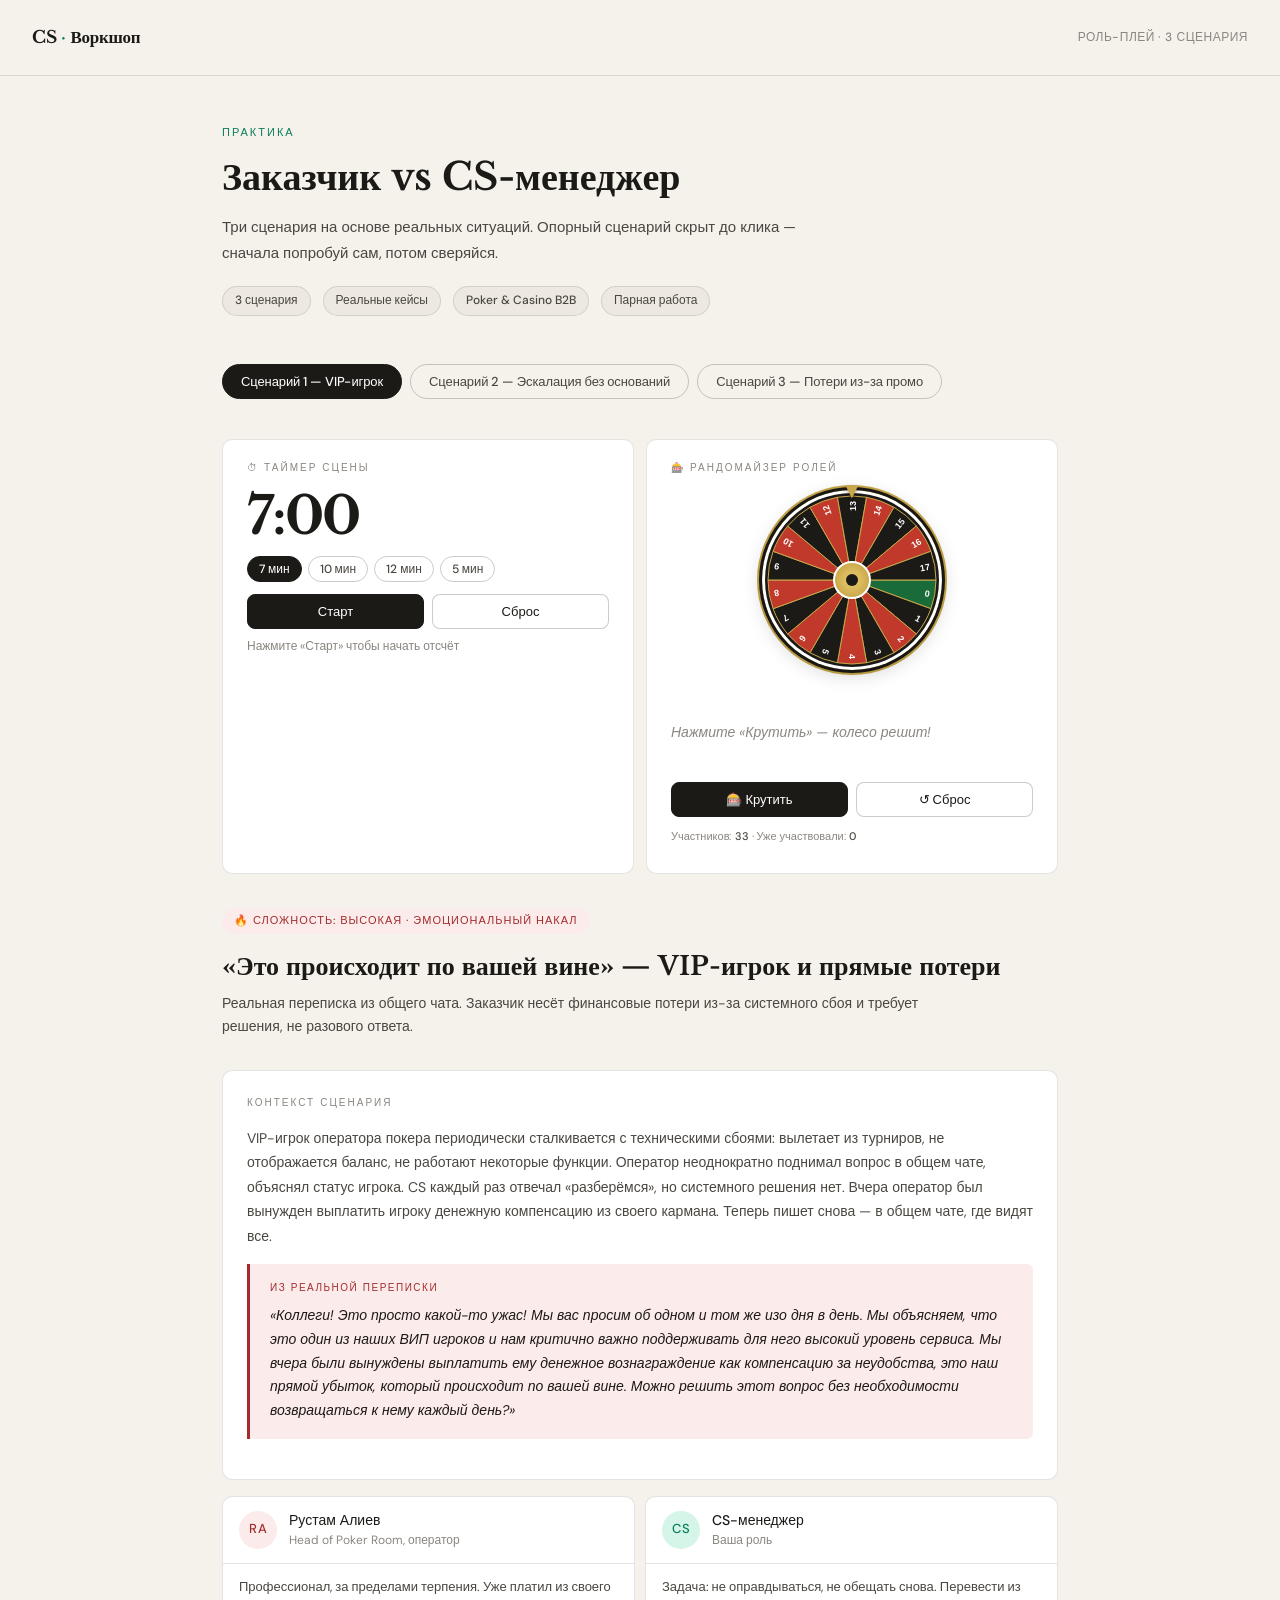
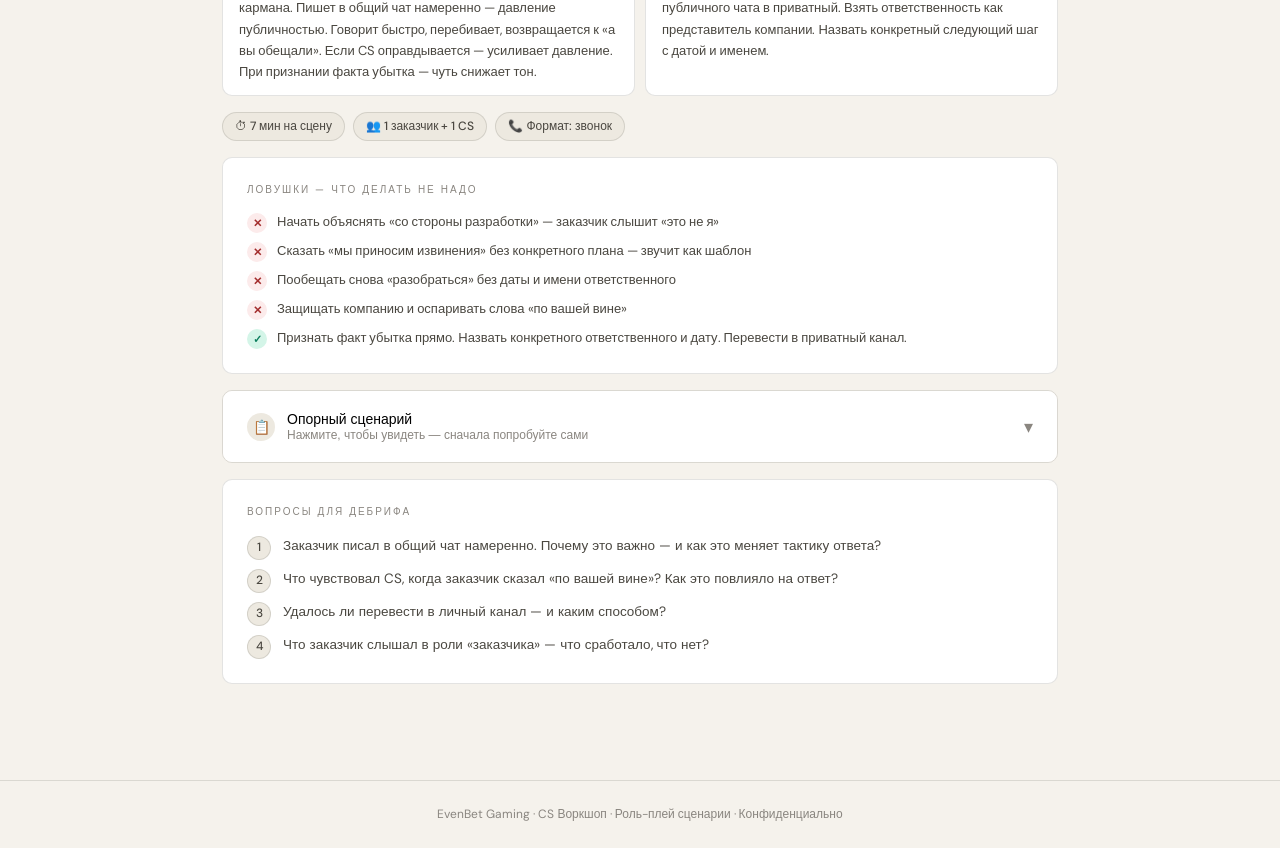
<file: roleplay_scenarios_cs (new).html>
<!DOCTYPE html>
<html lang="ru">
<head>
<meta charset="UTF-8">
<meta name="viewport" content="width=device-width, initial-scale=1.0">
<title>Роль-плей — CS vs Заказчик</title>
<link rel="preconnect" href="https://fonts.googleapis.com">
<link rel="preconnect" href="https://fonts.gstatic.com" crossorigin>
<link href="https://fonts.googleapis.com/css2?family=Libre+Baskerville:ital,wght@0,400;0,700;1,400&family=DM+Sans:wght@300;400;500&display=swap" rel="stylesheet">
<style>
:root {
  --bg: #F5F2EC;
  --bg2: #EDE9E0;
  --bg3: #E4E0D5;
  --ink: #1C1A16;
  --ink2: #4A4740;
  --ink3: #8A8680;
  --teal: #0A7D5C;
  --teal-l: #D4F5E8;
  --teal-m: #9FE1CB;
  --red: #A32D2D;
  --red-l: #FCEBEB;
  --amber: #854F0B;
  --amber-l: #FAEEDA;
  --blue: #185FA5;
  --blue-l: #E6F1FB;
  --purple: #534AB7;
  --purple-l: #EEEDFE;
  --border: rgba(28,26,22,.12);
  --border-m: rgba(28,26,22,.22);
  --r: 10px;
  --r-sm: 6px;
}

*{box-sizing:border-box;margin:0;padding:0}
body{font-family:'DM Sans',sans-serif;background:var(--bg);color:var(--ink);min-height:100vh;line-height:1.6}

/* ── HEADER ── */
.site-header{border-bottom:1px solid var(--border);padding:1.5rem 2rem;display:flex;align-items:center;justify-content:space-between;background:var(--bg);position:sticky;top:0;z-index:100;backdrop-filter:blur(8px)}
.logo{font-family:'Libre Baskerville',serif;font-size:17px;font-weight:700;letter-spacing:-.3px;color:var(--ink)}
.logo span{color:var(--teal)}
.header-meta{font-size:12px;color:var(--ink3);font-weight:500;letter-spacing:.5px;text-transform:uppercase}

/* ── MAIN LAYOUT ── */
main{max-width:900px;margin:0 auto;padding:3rem 2rem 5rem}

/* ── INTRO ── */
.intro{margin-bottom:3rem}
.intro-label{font-size:11px;font-weight:500;letter-spacing:2px;text-transform:uppercase;color:var(--teal);margin-bottom:.75rem}
.intro h1{font-family:'Libre Baskerville',serif;font-size:clamp(28px,4vw,38px);font-weight:700;line-height:1.2;color:var(--ink);margin-bottom:1rem}
.intro p{font-size:15px;color:var(--ink2);max-width:600px;line-height:1.7}
.intro-meta{display:flex;gap:12px;flex-wrap:wrap;margin-top:1.25rem}
.meta-pill{font-size:12px;font-weight:500;padding:4px 12px;border-radius:20px;background:var(--bg2);color:var(--ink2);border:1px solid var(--border)}

/* ── SCENARIO TABS ── */
.sc-tabs{display:flex;gap:8px;margin-bottom:2.5rem;flex-wrap:wrap}
.sc-tab{font-family:'DM Sans',sans-serif;font-size:13px;font-weight:500;padding:8px 18px;border-radius:30px;border:1.5px solid var(--border-m);background:transparent;color:var(--ink2);cursor:pointer;transition:all .2s;letter-spacing:-.1px}
.sc-tab:hover{background:var(--bg2);border-color:var(--border-m)}
.sc-tab.active{background:var(--ink);color:#fff;border-color:var(--ink)}

/* ── SCENARIO PANEL ── */
.sc-panel{display:none;animation:fadeIn .25s ease}
.sc-panel.active{display:block}
@keyframes fadeIn{from{opacity:0;transform:translateY(6px)}to{opacity:1;transform:translateY(0)}}

/* ── SCENARIO HEADER ── */
.sc-header{margin-bottom:2rem}
.sc-difficulty{display:inline-flex;align-items:center;gap:6px;font-size:11px;font-weight:500;letter-spacing:1px;text-transform:uppercase;padding:4px 12px;border-radius:20px;margin-bottom:1rem}
.diff-high{background:var(--red-l);color:var(--red)}
.diff-med{background:var(--amber-l);color:var(--amber)}
.diff-vhigh{background:var(--purple-l);color:var(--purple)}
.sc-header h2{font-family:'Libre Baskerville',serif;font-size:clamp(20px,3vw,26px);font-weight:700;line-height:1.25;color:var(--ink);margin-bottom:.6rem}
.sc-header .subtitle{font-size:14px;color:var(--ink2);line-height:1.65;max-width:700px}

/* ── BLOCKS ── */
.block{background:#fff;border:1px solid var(--border);border-radius:var(--r);padding:1.5rem;margin-bottom:1rem}
.block-label{font-size:10px;font-weight:500;letter-spacing:2px;text-transform:uppercase;color:var(--ink3);margin-bottom:.9rem}
.block-text{font-size:14px;color:var(--ink2);line-height:1.75}

/* ── REAL QUOTE ── */
.real-quote{margin:1rem 0;background:var(--red-l);border-left:3px solid var(--red);border-radius:0 var(--r-sm) var(--r-sm) 0;padding:1rem 1.25rem}
.real-quote .rq-label{font-size:10px;font-weight:500;letter-spacing:1.5px;text-transform:uppercase;color:var(--red);margin-bottom:.5rem}
.real-quote p{font-size:14px;color:var(--ink);line-height:1.7;font-style:italic}

/* ── CHARACTERS ── */
.characters{display:grid;grid-template-columns:1fr 1fr;gap:10px;margin-bottom:1rem}
@media(max-width:580px){.characters{grid-template-columns:1fr}}
.char-card{background:#fff;border:1px solid var(--border);border-radius:var(--r);overflow:hidden}
.char-head{padding:12px 16px;display:flex;align-items:center;gap:12px}
.av{width:38px;height:38px;border-radius:50%;display:flex;align-items:center;justify-content:center;font-size:13px;font-weight:500;flex-shrink:0;letter-spacing:.5px}
.av-cl{background:var(--red-l);color:var(--red)}
.av-cs{background:var(--teal-l);color:var(--teal)}
.char-name{font-size:14px;font-weight:500;color:var(--ink)}
.char-role{font-size:12px;color:var(--ink3)}
.char-body{padding:12px 16px;font-size:13px;color:var(--ink2);line-height:1.65;border-top:1px solid var(--border)}

/* ── TIMING PILLS ── */
.timing-row{display:flex;gap:8px;flex-wrap:wrap;margin-bottom:1rem}
.t-pill{font-size:12px;font-weight:500;padding:4px 12px;border-radius:20px;background:var(--bg2);color:var(--ink2);border:1px solid var(--border)}

/* ── TRAPS ── */
.trap-list{display:flex;flex-direction:column;gap:8px}
.trap{display:flex;align-items:flex-start;gap:10px;font-size:13px;color:var(--ink2);line-height:1.6}
.trap-icon{width:20px;height:20px;border-radius:50%;display:flex;align-items:center;justify-content:center;font-size:11px;flex-shrink:0;margin-top:1px;font-weight:700}
.trap-icon.bad{background:var(--red-l);color:var(--red)}
.trap-icon.good{background:var(--teal-l);color:var(--teal)}

/* ── ACCORDION (script) ── */
.accordion{border:1px solid var(--border);border-radius:var(--r);overflow:hidden;margin-bottom:1rem}
.accordion-trigger{width:100%;background:#fff;border:none;padding:1.25rem 1.5rem;display:flex;align-items:center;justify-content:space-between;cursor:pointer;gap:12px;text-align:left;transition:background .15s}
.accordion-trigger:hover{background:var(--bg2)}
.accordion-trigger.open{background:var(--ink);color:#fff}
.accordion-trigger .trigger-left{display:flex;align-items:center;gap:12px}
.trigger-icon{width:28px;height:28px;border-radius:50%;background:var(--bg2);display:flex;align-items:center;justify-content:center;flex-shrink:0;font-size:14px;transition:background .15s}
.accordion-trigger.open .trigger-icon{background:rgba(255,255,255,.15)}
.trigger-label{font-size:14px;font-weight:500;color:inherit}
.trigger-sub{font-size:12px;color:var(--ink3);margin-top:1px}
.accordion-trigger.open .trigger-sub{color:rgba(255,255,255,.6)}
.chevron{font-size:18px;color:var(--ink3);transition:transform .25s;line-height:1;flex-shrink:0}
.accordion-trigger.open .chevron{transform:rotate(180deg);color:rgba(255,255,255,.7)}
.accordion-body{display:none;background:#fff;border-top:1px solid var(--border)}
.accordion-body.open{display:block}
.script-inner{padding:1.25rem 1.5rem}

/* ── SCRIPT LINES ── */
.script-line{display:flex;gap:12px;padding:.75rem 0;border-bottom:1px solid var(--border);align-items:flex-start}
.script-line:last-child{border-bottom:none;padding-bottom:0}
.who{min-width:72px;font-size:11px;font-weight:500;padding:3px 8px;border-radius:20px;text-align:center;flex-shrink:0;margin-top:2px;letter-spacing:.2px}
.who.cl{background:var(--red-l);color:var(--red)}
.who.cs{background:var(--teal-l);color:var(--teal)}
.who.note{background:var(--bg2);color:var(--ink3)}
.line-text{font-size:13.5px;color:var(--ink);line-height:1.65}
.line-text em{color:var(--ink3);font-style:normal;font-size:12px;display:block;margin-top:2px}

/* ── DEBRIEF ── */
.debrief-list{display:flex;flex-direction:column;gap:8px}
.dq{display:flex;align-items:flex-start;gap:12px;font-size:13.5px;color:var(--ink2);line-height:1.6}
.dq-n{min-width:24px;height:24px;border-radius:50%;background:var(--bg2);color:var(--ink2);display:flex;align-items:center;justify-content:center;font-size:12px;font-weight:500;flex-shrink:0;margin-top:1px;border:1px solid var(--border)}

/* ── DIVIDER ── */
.divider{height:1px;background:var(--border);margin:1.5rem 0}

/* ── SECTION LABEL ── */
.section-label{font-size:10px;font-weight:500;letter-spacing:2px;text-transform:uppercase;color:var(--ink3);margin-bottom:.75rem}

/* ── TOOLS PANEL ── */
.tools-panel{display:grid;grid-template-columns:1fr 1fr;gap:12px;margin-bottom:2rem}
@media(max-width:600px){.tools-panel{grid-template-columns:1fr}}

/* ── TIMER ── */
.timer-card{background:#fff;border:1px solid var(--border);border-radius:var(--r);padding:1.25rem 1.5rem}
.tool-label{font-size:10px;font-weight:500;letter-spacing:2px;text-transform:uppercase;color:var(--ink3);margin-bottom:.9rem}
.timer-display{font-family:'Libre Baskerville',serif;font-size:52px;font-weight:700;color:var(--ink);letter-spacing:-2px;line-height:1;margin-bottom:.85rem;transition:color .3s;font-variant-numeric:tabular-nums}
.timer-display.warn{color:var(--amber)}
.timer-display.danger{color:var(--red);animation:tpulse .7s ease-in-out infinite}
@keyframes tpulse{0%,100%{opacity:1}50%{opacity:.4}}
.timer-display.done{color:var(--teal)}
.timer-preset-row{display:flex;gap:6px;flex-wrap:wrap;margin-bottom:.75rem}
.t-preset{font-size:12px;font-weight:500;padding:4px 11px;border-radius:20px;border:1px solid var(--border-m);background:transparent;color:var(--ink2);cursor:pointer;transition:all .15s;font-family:'DM Sans',sans-serif}
.t-preset:hover{background:var(--bg2)}
.t-preset.sel{background:var(--ink);color:#fff;border-color:var(--ink)}
.timer-controls{display:flex;gap:8px}
.t-btn{font-family:'DM Sans',sans-serif;font-size:13px;font-weight:500;padding:8px 16px;border-radius:8px;border:1.5px solid var(--border-m);background:#fff;color:var(--ink);cursor:pointer;transition:all .15s;flex:1}
.t-btn:hover{background:var(--bg2)}
.t-btn.t-primary{background:var(--ink);color:#fff;border-color:var(--ink)}
.t-btn.t-primary:hover{opacity:.85}
.timer-status{font-size:12px;color:var(--ink3);margin-top:.55rem;min-height:16px}

/* ── ROULETTE WHEEL ── */
.wheel-wrap{position:relative;width:180px;height:190px;margin:0 auto .9rem;flex-shrink:0}
#wheelCanvas{border-radius:50%;box-shadow:0 4px 20px rgba(0,0,0,.18),0 0 0 3px #1C1A16,0 0 0 5px #C8A84B;display:block}
.wheel-pointer{position:absolute;top:-10px;left:50%;transform:translateX(-50%);font-size:22px;color:#C8A84B;text-shadow:0 2px 4px rgba(0,0,0,.3);line-height:1;z-index:2;pointer-events:none}
.rand-card{background:#fff;border:1px solid var(--border);border-radius:var(--r);padding:1.25rem 1.5rem;display:flex;flex-direction:column}


.rand-result{min-height:76px;display:flex;flex-direction:column;justify-content:center;margin-bottom:.75rem}
.rand-pair{display:flex;gap:10px;align-items:flex-start;margin-bottom:.25rem}
.rand-person{flex:1}
.rand-role-label{font-size:10px;font-weight:500;letter-spacing:1.5px;text-transform:uppercase;margin-bottom:2px}
.role-cs-lbl{color:var(--teal)}
.role-cl-lbl{color:var(--red)}
.rand-name{font-family:'Libre Baskerville',serif;font-size:18px;font-weight:700;color:var(--ink);line-height:1.2;transition:all .15s}
.rand-name.spinning{opacity:0;transform:translateY(-3px)}
.rand-sep{width:1px;background:var(--border);align-self:stretch;flex-shrink:0;margin:2px 0}
.rand-empty{font-size:14px;color:var(--ink3);font-style:italic}
.rand-controls{display:flex;gap:8px;margin-bottom:.65rem}
.r-btn{font-family:'DM Sans',sans-serif;font-size:13px;font-weight:500;padding:8px 16px;border-radius:8px;border:1.5px solid var(--border-m);background:#fff;color:var(--ink);cursor:pointer;transition:all .15s;flex:1}
.r-btn:hover{background:var(--bg2)}
.r-btn.r-primary{background:var(--ink);color:#fff;border-color:var(--ink)}
.r-btn.r-primary:hover{opacity:.85}
.rand-count{font-size:11px;color:var(--ink3);margin-bottom:.5rem}
.rand-count span{font-weight:500;color:var(--ink2)}
.picked-list{display:flex;flex-wrap:wrap;gap:4px;max-height:60px;overflow-y:auto}
.picked-chip{font-size:11px;font-weight:400;padding:2px 8px;border-radius:12px;background:var(--bg2);color:var(--ink2)}
.picked-chip.latest{background:var(--ink);color:#fff;font-weight:500}

/* ── FOOTER ── */
footer{border-top:1px solid var(--border);padding:1.5rem 2rem;text-align:center;font-size:12px;color:var(--ink3);background:var(--bg)}
</style>
</head>
<body>

<header class="site-header">
  <div class="logo">CS<span> · </span>Воркшоп</div>
  <div class="header-meta">Роль-плей · 3 сценария</div>
</header>

<main>
  <div class="intro">
    <div class="intro-label">Практика</div>
    <h1>Заказчик vs CS-менеджер</h1>
    <p>Три сценария на основе реальных ситуаций. Опорный сценарий скрыт до клика — сначала попробуй сам, потом сверяйся.</p>
    <div class="intro-meta">
      <span class="meta-pill">3 сценария</span>
      <span class="meta-pill">Реальные кейсы</span>
      <span class="meta-pill">Poker & Casino B2B</span>
      <span class="meta-pill">Парная работа</span>
    </div>
  </div>

  <div class="sc-tabs">
    <button class="sc-tab active" onclick="showScenario('s1',this)">Сценарий 1 — VIP-игрок</button>
    <button class="sc-tab" onclick="showScenario('s2',this)">Сценарий 2 — Эскалация без оснований</button>
    <button class="sc-tab" onclick="showScenario('s3',this)">Сценарий 3 — Потери из-за промо</button>
  </div>

  <!-- ════════════ TOOLS: TIMER + RANDOMIZER ════════════ -->
  <div class="tools-panel">

    <!-- TIMER -->
    <div class="timer-card">
      <div class="tool-label">⏱ Таймер сцены</div>
      <div class="timer-display" id="timerDisplay">7:00</div>
      <div class="timer-preset-row">
        <button class="t-preset sel" onclick="setPreset(7,this)">7 мин</button>
        <button class="t-preset" onclick="setPreset(10,this)">10 мин</button>
        <button class="t-preset" onclick="setPreset(12,this)">12 мин</button>
        <button class="t-preset" onclick="setPreset(5,this)">5 мин</button>
      </div>
      <div class="timer-controls">
        <button class="t-btn t-primary" id="timerStartBtn" onclick="timerToggle()">Старт</button>
        <button class="t-btn" onclick="timerReset()">Сброс</button>
      </div>
      <div class="timer-status" id="timerStatus">Нажмите «Старт» чтобы начать отсчёт</div>
    </div>

    <!-- RANDOMIZER -->
    <div class="rand-card">
      <div class="tool-label">🎰 Рандомайзер ролей</div>

      <!-- Roulette wheel canvas -->
      <div class="wheel-wrap">
        <canvas id="wheelCanvas" width="180" height="180"></canvas>
        <div class="wheel-pointer">▼</div>
      </div>

      <div class="rand-result" id="randResult">
        <div class="rand-empty">Нажмите «Крутить» — колесо решит!</div>
      </div>
      <div class="rand-controls">
        <button class="r-btn r-primary" id="spinBtn" onclick="pickRoles()">🎰 Крутить</button>
        <button class="r-btn" onclick="resetRand()">↺ Сброс</button>
      </div>
      <div class="rand-count" id="randCount">Участников: <span>33</span> · Уже участвовали: <span id="pickedCount">0</span></div>
      <div class="picked-list" id="pickedList"></div>
    </div>

  </div>

  <!-- ════════════════════════════════════════════════ SCENARIO 1 -->
  <div class="sc-panel active" id="s1">
    <div class="sc-header">
      <div class="sc-difficulty diff-high">🔥 Сложность: высокая · Эмоциональный накал</div>
      <h2>«Это происходит по вашей вине» — VIP-игрок и прямые потери</h2>
      <p class="subtitle">Реальная переписка из общего чата. Заказчик несёт финансовые потери из-за системного сбоя и требует решения, не разового ответа.</p>
    </div>

    <div class="block">
      <div class="block-label">Контекст сценария</div>
      <div class="block-text">VIP-игрок оператора покера периодически сталкивается с техническими сбоями: вылетает из турниров, не отображается баланс, не работают некоторые функции. Оператор неоднократно поднимал вопрос в общем чате, объяснял статус игрока. CS каждый раз отвечал «разберёмся», но системного решения нет. Вчера оператор был вынужден выплатить игроку денежную компенсацию из своего кармана. Теперь пишет снова — в общем чате, где видят все.</div>
      <div class="real-quote">
        <div class="rq-label">Из реальной переписки</div>
        <p>«Коллеги! Это просто какой-то ужас! Мы вас просим об одном и том же изо дня в день. Мы объясняем, что это один из наших ВИП игроков и нам критично важно поддерживать для него высокий уровень сервиса. Мы вчера были вынуждены выплатить ему денежное вознаграждение как компенсацию за неудобства, это наш прямой убыток, который происходит по вашей вине. Можно решить этот вопрос без необходимости возвращаться к нему каждый день?»</p>
      </div>
    </div>

    <div class="characters">
      <div class="char-card">
        <div class="char-head">
          <div class="av av-cl">RA</div>
          <div><div class="char-name">Рустам Алиев</div><div class="char-role">Head of Poker Room, оператор</div></div>
        </div>
        <div class="char-body">Профессионал, за пределами терпения. Уже платил из своего кармана. Пишет в общий чат намеренно — давление публичностью. Говорит быстро, перебивает, возвращается к «а вы обещали». Если CS оправдывается — усиливает давление. При признании факта убытка — чуть снижает тон.</div>
      </div>
      <div class="char-card">
        <div class="char-head">
          <div class="av av-cs">CS</div>
          <div><div class="char-name">CS-менеджер</div><div class="char-role">Ваша роль</div></div>
        </div>
        <div class="char-body">Задача: не оправдываться, не обещать снова. Перевести из публичного чата в приватный. Взять ответственность как представитель компании. Назвать конкретный следующий шаг с датой и именем.</div>
      </div>
    </div>

    <div class="timing-row">
      <span class="t-pill">⏱ 7 мин на сцену</span>
      <span class="t-pill">👥 1 заказчик + 1 CS</span>
      <span class="t-pill">📞 Формат: звонок</span>
    </div>

    <div class="block">
      <div class="block-label">Ловушки — что делать не надо</div>
      <div class="trap-list">
        <div class="trap"><span class="trap-icon bad">✕</span> Начать объяснять «со стороны разработки» — заказчик слышит «это не я»</div>
        <div class="trap"><span class="trap-icon bad">✕</span> Сказать «мы приносим извинения» без конкретного плана — звучит как шаблон</div>
        <div class="trap"><span class="trap-icon bad">✕</span> Пообещать снова «разобраться» без даты и имени ответственного</div>
        <div class="trap"><span class="trap-icon bad">✕</span> Защищать компанию и оспаривать слова «по вашей вине»</div>
        <div class="trap"><span class="trap-icon good">✓</span> Признать факт убытка прямо. Назвать конкретного ответственного и дату. Перевести в приватный канал.</div>
      </div>
    </div>

    <div class="accordion">
      <button class="accordion-trigger" onclick="toggleAccordion(this)" aria-expanded="false">
        <div class="trigger-left">
          <div class="trigger-icon">📋</div>
          <div>
            <div class="trigger-label">Опорный сценарий</div>
            <div class="trigger-sub">Нажмите, чтобы увидеть — сначала попробуйте сами</div>
          </div>
        </div>
        <div class="chevron">▾</div>
      </button>
      <div class="accordion-body">
        <div class="script-inner">
          <div class="script-line">
            <span class="who cl">Рустам</span>
            <span class="line-text">Это просто какой-то ужас! Мы вам объясняли, кто этот игрок. Мы вчера заплатили компенсацию из своего кармана — это наш прямой убыток по вашей вине. Сколько можно?</span>
          </div>
          <div class="script-line">
            <span class="who cs">CS</span>
            <span class="line-text">Рустам, я слышу вас. То, что вы понесли реальные финансовые потери — это факт, и это произошло из-за нашей стороны. Я не буду это оспаривать. <em>(пауза)</em> Предлагаю перейти в личный чат прямо сейчас — мне нужно понять точно, что произошло, и дать вам конкретный ответ, а не в общем канале.</span>
          </div>
          <div class="script-line">
            <span class="who cl">Рустам</span>
            <span class="line-text">Мы уже сколько раз «переходили в личный» — и что? Снова ничего.</span>
          </div>
          <div class="script-line">
            <span class="who cs">CS</span>
            <span class="line-text">Понимаю, почему у вас нет доверия к этой фразе. Именно поэтому я скажу конкретно: я — [Имя], я лично отвечаю за этот аккаунт с этой минуты. До конца сегодняшнего дня, до 18:00, я дам вам письменный план с датами по этому игроку. Не «разберёмся» — конкретный документ. Это я могу гарантировать.</span>
          </div>
          <div class="script-line">
            <span class="who note">Совет</span>
            <span class="line-text">Если Рустам продолжает — переходите к вопросу о будущем: «Что для вас прямо сейчас важнее всего — зафиксировать убытки или получить гарантию, что это не повторится?»</span>
          </div>
        </div>
      </div>
    </div>

    <div class="block">
      <div class="block-label">Вопросы для дебрифа</div>
      <div class="debrief-list">
        <div class="dq"><span class="dq-n">1</span> Заказчик писал в общий чат намеренно. Почему это важно — и как это меняет тактику ответа?</div>
        <div class="dq"><span class="dq-n">2</span> Что чувствовал CS, когда заказчик сказал «по вашей вине»? Как это повлияло на ответ?</div>
        <div class="dq"><span class="dq-n">3</span> Удалось ли перевести в личный канал — и каким способом?</div>
        <div class="dq"><span class="dq-n">4</span> Что заказчик слышал в роли «заказчика» — что сработало, что нет?</div>
      </div>
    </div>
  </div>

  <!-- ════════════════════════════════════════════════ SCENARIO 2 -->
  <div class="sc-panel" id="s2">
    <div class="sc-header">
      <div class="sc-difficulty diff-med">⚠ Сложность: средняя · Конфликт восприятия</div>
      <h2>«Я же вам говорил» — заказчик эскалирует то, чего не было</h2>
      <p class="subtitle">Заказчик утверждает, что давал инструкции — которых на самом деле не было. Теперь идёт к руководству. CS должен защитить позицию, не разжигая конфликт, и найти союзника внутри делегации заказчика.</p>
    </div>

    <div class="block">
      <div class="block-label">Контекст сценария</div>
      <div class="block-text">Оператор просил подключить новый способ оплаты на казино. CS собрал информацию и ждал официального запроса в тикет-системе — стандартный процесс. Заказчик считает, что его устного «давайте делать» в Telegram-переписке было достаточно как подтверждения, и работы должны были начаться. Работы не начались. Запуск сдвинулся на 3 недели. Заказчик звонит в сопровождении Head of Operations.</div>
    </div>

    <div class="characters">
      <div class="char-card">
        <div class="char-head">
          <div class="av av-cl">MK</div>
          <div><div class="char-name">Михаил Кравченко</div><div class="char-role">CEO, оператор казино</div></div>
        </div>
        <div class="char-body">Привык, что слова достаточно. Искренне убеждён, что говорил всё правильно. Оскорблён и чувствует себя обманутым. Угроза «иду к руководству» — не блеф. Если CS спорит о фактах — становится агрессивнее. Снижает тон только если видит конкретный план без оправданий.</div>
      </div>
      <div class="char-card">
        <div class="char-head">
          <div class="av av-cl">EV</div>
          <div><div class="char-name">Елена Войцех</div><div class="char-role">Head of Operations, та же компания</div></div>
        </div>
        <div class="char-body">Подключается на звонке на 3-й минуте. Более спокойная, хочет решения. Задаёт операционные вопросы: «Что нужно сделать, чтобы запустить сейчас?» Может смягчить Михаила — CS должен это заметить и работать с ней как с союзником.</div>
      </div>
    </div>

    <div class="timing-row">
      <span class="t-pill">⏱ 10 мин на сцену</span>
      <span class="t-pill">👥 2 заказчика + 1 CS</span>
      <span class="t-pill">📞 Формат: звонок</span>
    </div>

    <div class="block">
      <div class="block-label">Ловушки — что делать не надо</div>
      <div class="trap-list">
        <div class="trap"><span class="trap-icon bad">✕</span> Говорить «вы не оставили официальный запрос» — звучит как обвинение</div>
        <div class="trap"><span class="trap-icon bad">✕</span> Спорить о том, было ли согласование — это тупик, доказать невозможно</div>
        <div class="trap"><span class="trap-icon bad">✕</span> Говорить «мы не обязаны начинать без тикета» — формально верно, тактически проигрышно</div>
        <div class="trap"><span class="trap-icon bad">✕</span> Паниковать из-за угрозы эскалации и уступать без условий</div>
        <div class="trap"><span class="trap-icon good">✓</span> Признать коммуникационный разрыв без обвинений. Сфокусироваться на запуске. Работать с Еленой как союзником.</div>
      </div>
    </div>

    <div class="accordion">
      <button class="accordion-trigger" onclick="toggleAccordion(this)" aria-expanded="false">
        <div class="trigger-left">
          <div class="trigger-icon">📋</div>
          <div>
            <div class="trigger-label">Опорный сценарий</div>
            <div class="trigger-sub">Нажмите, чтобы увидеть — сначала попробуйте сами</div>
          </div>
        </div>
        <div class="chevron">▾</div>
      </button>
      <div class="accordion-body">
        <div class="script-inner">
          <div class="script-line">
            <span class="who cl">Михаил</span>
            <span class="line-text">Я же вам говорил ещё месяц назад — давайте делать! Вы что, не поняли? Я иду к вашему руководству, это некомпетентность.</span>
          </div>
          <div class="script-line">
            <span class="who cs">CS</span>
            <span class="line-text">Михаил, я слышу вас. Между нами произошёл коммуникационный разрыв — и я хочу разобраться в том, как так получилось, и что мы делаем дальше. Не буду спорить о том, что было сказано — это не поможет запустить оплату.</span>
          </div>
          <div class="script-line">
            <span class="who cl">Михаил</span>
            <span class="line-text">Нет, я хочу объяснений! Почему месяц потеряли?</span>
          </div>
          <div class="script-line">
            <span class="who cl">Елена</span>
            <span class="line-text"><em>(подключается)</em> Слушайте, объяснения — это хорошо. Но скажите, что нужно от нас прямо сейчас, чтобы двигаться?</span>
          </div>
          <div class="script-line">
            <span class="who cs">CS</span>
            <span class="line-text">Елена, спасибо. Вот конкретно: нам нужен официальный запрос на подключение — я пришлю форму сегодня до 14:00. Как только он у нас — старт через 2–3 рабочих дня. По объяснению задержки — я готов дать его письменно отдельно. Но сначала — запуск. Михаил, вы согласны?</span>
          </div>
          <div class="script-line">
            <span class="who note">Совет</span>
            <span class="line-text">Если Михаил продолжает угрожать эскалацией: «Это ваше право. Я готов предоставить всю переписку руководству. Параллельно — давайте запустим оплату». Эскалация и работа идут параллельно, CS не останавливается.</span>
          </div>
        </div>
      </div>
    </div>

    <div class="block">
      <div class="block-label">Вопросы для дебрифа</div>
      <div class="debrief-list">
        <div class="dq"><span class="dq-n">1</span> Как CS удержался от спора о том, «было или не было» — и почему это правильно?</div>
        <div class="dq"><span class="dq-n">2</span> Как изменился тон разговора, когда подключилась Елена? Как CS это использовал?</div>
        <div class="dq"><span class="dq-n">3</span> Что нужно было сделать заранее, чтобы этого сценария не возникло?</div>
        <div class="dq"><span class="dq-n">4</span> Угроза эскалации — что чувствовал CS и как на неё ответил?</div>
      </div>
    </div>
  </div>

  <!-- ════════════════════════════════════════════════ SCENARIO 3 -->
  <div class="sc-panel" id="s3">
    <div class="sc-header">
      <div class="sc-difficulty diff-vhigh">💥 Сложность: очень высокая · Финансовый ущерб + юрист</div>
      <h2>«Мы потеряли деньги из-за вашего промо» — реальный убыток и незакрытый диалог</h2>
      <p class="subtitle">Баг в промо-механике начислил повторные бонусы. Заказчик проводил вывод средств — и понёс реальные потери. Диалог тогда не был доведён до конца. Сейчас — месяц спустя — заказчик возвращается с юристом.</p>
    </div>

    <div class="block">
      <div class="block-label">Контекст сценария</div>
      <div class="block-text">Месяц назад баг в промо-системе привёл к тому, что игрокам начислились повторные бонусы. Заказчик в этот момент проводил массовый вывод средств — деньги ушли вместе с бонусными. Итого: реальный финансовый ущерб. Недовольство было сильным, но CS тогда не довела диалог до конца — переписка заглохла. Баг закрыт, компенсации не было. Сейчас заказчик возвращается — холодно и прагматично. Рядом юрист компании.</div>
    </div>

    <div class="characters">
      <div class="char-card">
        <div class="char-head">
          <div class="av av-cl">AS</div>
          <div><div class="char-name">Алина Сорокина</div><div class="char-role">COO, казино-оператор</div></div>
        </div>
        <div class="char-body">Холодная, прагматичная. Не кричит — говорит тихо и точно. Уже всё посчитала, держит таблицу с суммами. Хочет либо компенсацию, либо письменное признание. Молчание CS тогда она помнит и назовёт это «ещё одним доказательством». Снижает тон только когда CS признаёт факт недоведённого диалога прямо.</div>
      </div>
      <div class="char-card">
        <div class="char-head">
          <div class="av av-cl">DL</div>
          <div><div class="char-name">Дмитрий Левин</div><div class="char-role">Юрист компании</div></div>
        </div>
        <div class="char-body">Молчит первые 5 минут. Потом задаёт один точный вопрос: «Вы признаёте, что баг был на вашей стороне?» Каждое слово CS потенциально юридически значимо. Не соглашаться с юридическими формулировками, но и не отрицать очевидный факт бага.</div>
      </div>
    </div>

    <div class="timing-row">
      <span class="t-pill">⏱ 12 мин на сцену</span>
      <span class="t-pill">👥 2 заказчика + 1 CS</span>
      <span class="t-pill">🎥 Формат: видеозвонок</span>
      <span class="t-pill">⚡ Повышенная сложность</span>
    </div>

    <div class="block">
      <div class="block-label">Ловушки — что делать не надо</div>
      <div class="trap-list">
        <div class="trap"><span class="trap-icon bad">✕</span> Извиняться «за неудобства» — умаляет масштаб реального убытка</div>
        <div class="trap"><span class="trap-icon bad">✕</span> Говорить «мы не несём ответственности» — это ложь, они это знают</div>
        <div class="trap"><span class="trap-icon bad">✕</span> Принимать юридические формулировки юриста — это не ваша компетенция</div>
        <div class="trap"><span class="trap-icon bad">✕</span> Объяснять, почему диалог тогда заглох — уведёт в защиту</div>
        <div class="trap"><span class="trap-icon bad">✕</span> Обещать компенсацию без согласования с руководством — выход за полномочия</div>
        <div class="trap"><span class="trap-icon good">✓</span> Признать факт бага и факт незакрытого диалога без юридических формулировок. Зафиксировать сумму. Назвать конкретный процесс с датой. Подключить руководство — это правильный шаг.</div>
      </div>
    </div>

    <div class="accordion">
      <button class="accordion-trigger" onclick="toggleAccordion(this)" aria-expanded="false">
        <div class="trigger-left">
          <div class="trigger-icon">📋</div>
          <div>
            <div class="trigger-label">Опорный сценарий</div>
            <div class="trigger-sub">Нажмите, чтобы увидеть — сначала попробуйте сами</div>
          </div>
        </div>
        <div class="chevron">▾</div>
      </button>
      <div class="accordion-body">
        <div class="script-inner">
          <div class="script-line">
            <span class="who cl">Алина</span>
            <span class="line-text">Месяц назад из-за вашего бага мы потеряли конкретную сумму. У меня есть расчёт. Диалог тогда заглох — вы просто перестали отвечать. Я здесь, чтобы закрыть вопрос.</span>
          </div>
          <div class="script-line">
            <span class="who cs">CS</span>
            <span class="line-text">Алина, я слышу вас. Факт бага — подтверждён. То, что диалог тогда не был доведён до конца — это наша ошибка, и я признаю это напрямую. Пришлите мне расчёт после этого звонка — я хочу видеть вашу цифру.</span>
          </div>
          <div class="script-line">
            <span class="who cl">Дмитрий</span>
            <span class="line-text">Вы признаёте, что баг был на вашей стороне и повлёк финансовый ущерб?</span>
          </div>
          <div class="script-line">
            <span class="who cs">CS</span>
            <span class="line-text">Дмитрий, факт технической проблемы на нашей стороне — подтверждён нашей командой. Вопрос финансовой ответственности и компенсации — это решение, которое принимает руководство, не я. Юридических оценок прямо сейчас давать не буду — но я инициирую этот разговор сегодня и дам вам ответ до конца недели.</span>
          </div>
          <div class="script-line">
            <span class="who cl">Алина</span>
            <span class="line-text">Мы слышали «до конца недели» уже в прошлый раз.</span>
          </div>
          <div class="script-line">
            <span class="who cs">CS</span>
            <span class="line-text">Это справедливо. Именно поэтому я прямо сейчас называю имя: [Имя руководителя] получит от меня письмо в течение часа после этого звонка. Вы получите копию. Не «разберёмся» — конкретный человек и конкретное письмо с вашим расчётом внутри.</span>
          </div>
          <div class="script-line">
            <span class="who note">После звонка</span>
            <span class="line-text">CS обязан выполнить обещание в течение часа. Протокол восстановления шаг 1: прекрати обещать — начни делать. Письмо руководителю + копия заказчику с его же расчётом во вложении.</span>
          </div>
        </div>
      </div>
    </div>

    <div class="block">
      <div class="block-label">Вопросы для дебрифа</div>
      <div class="debrief-list">
        <div class="dq"><span class="dq-n">1</span> Как CS справился с юридическим вопросом Дмитрия — не признал и не отрицал? Что именно сработало?</div>
        <div class="dq"><span class="dq-n">2</span> Что значит «не довела диалог до конца» — и как это признать, не превращая в самобичевание?</div>
        <div class="dq"><span class="dq-n">3</span> Какие обязательства взял CS — и что он должен сделать в ближайший час после этого звонка?</div>
        <div class="dq"><span class="dq-n">4</span> Что изменилось бы, если бы CS тогда довёл диалог до конца?</div>
      </div>
    </div>
  </div>

</main>

<footer>
  EvenBet Gaming · CS Воркшоп · Роль-плей сценарии · Конфиденциально
</footer>

<script>
// ── SCENARIO TABS ──────────────────────────────────────
function showScenario(id, btn) {
  document.querySelectorAll('.sc-panel').forEach(p => p.classList.remove('active'));
  document.querySelectorAll('.sc-tab').forEach(b => b.classList.remove('active'));
  document.getElementById(id).classList.add('active');
  btn.classList.add('active');
  window.scrollTo({ top: 0, behavior: 'smooth' });
}

function toggleAccordion(btn) {
  const body = btn.nextElementSibling;
  const isOpen = body.classList.contains('open');
  body.classList.toggle('open', !isOpen);
  btn.classList.toggle('open', !isOpen);
  btn.setAttribute('aria-expanded', !isOpen);
}

// ── TIMER ──────────────────────────────────────────────
let timerTotal = 7 * 60;
let timerLeft  = 7 * 60;
let timerRunning = false;
let timerInterval = null;

function setPreset(mins, el) {
  if (timerRunning) return;
  document.querySelectorAll('.t-preset').forEach(b => b.classList.remove('sel'));
  el.classList.add('sel');
  timerTotal = mins * 60;
  timerLeft  = mins * 60;
  renderTimer();
  document.getElementById('timerStatus').textContent = 'Нажмите «Старт» чтобы начать отсчёт';
}

function renderTimer() {
  const m = Math.floor(timerLeft / 60);
  const s = timerLeft % 60;
  const el = document.getElementById('timerDisplay');
  el.textContent = m + ':' + String(s).padStart(2, '0');
  el.classList.remove('warn','danger','done');
  const pct = timerLeft / timerTotal;
  if (timerLeft === 0) el.classList.add('done');
  else if (pct <= 0.15) el.classList.add('danger');
  else if (pct <= 0.3) el.classList.add('warn');
}

function timerToggle() {
  const btn = document.getElementById('timerStartBtn');
  if (timerLeft === 0) { timerReset(); return; }
  if (timerRunning) {
    clearInterval(timerInterval);
    timerRunning = false;
    btn.textContent = 'Продолжить';
    document.getElementById('timerStatus').textContent = 'Пауза';
  } else {
    timerRunning = true;
    btn.textContent = 'Пауза';
    document.getElementById('timerStatus').textContent = 'Идёт…';
    timerInterval = setInterval(() => {
      if (timerLeft <= 0) {
        clearInterval(timerInterval);
        timerRunning = false;
        btn.textContent = 'Сброс';
        document.getElementById('timerStatus').textContent = '⏰ Время вышло!';
        renderTimer();
        // gentle beep via AudioContext
        try {
          const ctx = new (window.AudioContext || window.webkitAudioContext)();
          [0, 0.25, 0.5].forEach(t => {
            const o = ctx.createOscillator();
            const g = ctx.createGain();
            o.connect(g); g.connect(ctx.destination);
            o.frequency.value = 880;
            g.gain.setValueAtTime(0.3, ctx.currentTime + t);
            g.gain.exponentialRampToValueAtTime(0.001, ctx.currentTime + t + 0.2);
            o.start(ctx.currentTime + t);
            o.stop(ctx.currentTime + t + 0.2);
          });
        } catch(e){}
        return;
      }
      timerLeft--;
      renderTimer();
      const pct = timerLeft / timerTotal;
      if (timerLeft === Math.floor(timerTotal * 0.3))
        document.getElementById('timerStatus').textContent = '⚠ Осталось 30% времени';
      if (timerLeft === 60)
        document.getElementById('timerStatus').textContent = '⚡ Осталась 1 минута!';
    }, 1000);
  }
}

function timerReset() {
  clearInterval(timerInterval);
  timerRunning = false;
  timerLeft = timerTotal;
  renderTimer();
  const btn = document.getElementById('timerStartBtn');
  btn.textContent = 'Старт';
  document.getElementById('timerStatus').textContent = 'Нажмите «Старт» чтобы начать отсчёт';
}

// ── RANDOMIZER + ROULETTE WHEEL ────────────────────────
const PARTICIPANTS = [
  'Kseniya Kadebskaya','Nikita Golodaev','Zakhar Galushkin','Anastasiya Rusanova',
  'Yuliya Fedchenko','Anastasiya Khizhnyak','Aleksandr Minenok',
  'Mariya Makdonald','Ekaterina Radkova','Volha Salahub','Milena Borshcheva',
  'Olga Samoilova','Leonid Matison','Elizaveta Mikhoparkina','Viktoriya Suhoveeva',
  'Valeriya Grudnina','Anna Aleksandrovich','Aleksandr Karmanov','Rakhima Aldasheva',
  'Ivan Pritchin','Halina Pesko','Alena Gorenysheva','Dimitri Marutiani',
  'Darya Baranova','Olga Zakharenko','Yuliya Poshva','Natalya Nazarenko',
  'Anton Grishukevich','Stanislav Miletskii','Valentin Seregin','Valery Budkevich',
  'Aidar Giliazetdinov','Chingiz Zhumagaliev'
];

let remaining = [...PARTICIPANTS];
let pickedHistory = [];
let wheelAngle = 0;
let wheelSpinning = false;

// ── Draw roulette wheel ─────────────────────────────────
function drawWheel(angle) {
  const canvas = document.getElementById('wheelCanvas');
  if (!canvas) return;
  const ctx = canvas.getContext('2d');
  const cx = 90, cy = 90, r = 84;
  const segments = 18;
  const segAngle = (Math.PI * 2) / segments;

  ctx.clearRect(0, 0, 180, 180);

  // Outer ring
  ctx.beginPath();
  ctx.arc(cx, cy, r + 3, 0, Math.PI * 2);
  ctx.fillStyle = '#1C1A16';
  ctx.fill();

  for (let i = 0; i < segments; i++) {
    const startA = angle + i * segAngle;
    const endA   = startA + segAngle;
    let col;
    if (i === 0) col = '#1A6B3A';
    else col = i % 2 === 0 ? '#C0392B' : '#1C1A16';

    ctx.beginPath();
    ctx.moveTo(cx, cy);
    ctx.arc(cx, cy, r, startA, endA);
    ctx.closePath();
    ctx.fillStyle = col;
    ctx.fill();
    ctx.strokeStyle = '#C8A84B';
    ctx.lineWidth = 1;
    ctx.stroke();

    // Number
    ctx.save();
    ctx.translate(cx, cy);
    ctx.rotate(startA + segAngle / 2);
    ctx.textAlign = 'right';
    ctx.fillStyle = '#fff';
    ctx.font = 'bold 9px DM Sans, sans-serif';
    ctx.fillText(i === 0 ? '0' : String(i), r - 5, 3.5);
    ctx.restore();
  }

  // Spokes
  for (let i = 0; i < segments; i++) {
    const a = angle + i * segAngle;
    ctx.beginPath();
    ctx.moveTo(cx, cy);
    ctx.lineTo(cx + Math.cos(a) * r, cy + Math.sin(a) * r);
    ctx.strokeStyle = 'rgba(200,168,75,0.25)';
    ctx.lineWidth = 0.5;
    ctx.stroke();
  }

  // Center hub
  const grad = ctx.createRadialGradient(cx, cy, 2, cx, cy, 18);
  grad.addColorStop(0, '#E8C96A');
  grad.addColorStop(1, '#C8A84B');
  ctx.beginPath();
  ctx.arc(cx, cy, 18, 0, Math.PI * 2);
  ctx.fillStyle = grad;
  ctx.fill();
  ctx.strokeStyle = '#fff';
  ctx.lineWidth = 2;
  ctx.stroke();

  // Center dot
  ctx.beginPath();
  ctx.arc(cx, cy, 6, 0, Math.PI * 2);
  ctx.fillStyle = '#1C1A16';
  ctx.fill();
}

function easeOut(t) { return 1 - Math.pow(1 - t, 3); }

function spinWheel(onDone) {
  if (wheelSpinning) return;
  wheelSpinning = true;
  const spinBtn = document.getElementById('spinBtn');
  if (spinBtn) { spinBtn.disabled = true; spinBtn.textContent = '🎰 Крутится…'; }

  const totalRotation = (6 + Math.random() * 5) * Math.PI * 2;
  const duration = 2400;
  const startAngle = wheelAngle;
  const startTime = performance.now();

  function frame(now) {
    const elapsed = now - startTime;
    const progress = Math.min(elapsed / duration, 1);
    wheelAngle = startAngle + totalRotation * easeOut(progress);
    drawWheel(wheelAngle);

    if (progress < 1) {
      requestAnimationFrame(frame);
    } else {
      wheelSpinning = false;
      if (spinBtn) { spinBtn.disabled = false; spinBtn.textContent = '🎰 Крутить'; }
      if (onDone) onDone();
    }
  }
  requestAnimationFrame(frame);
}

function pickRoles() {
  if (wheelSpinning) return;

  if (remaining.length < 2) {
    remaining = [...PARTICIPANTS];
    pickedHistory = [];
    document.getElementById('pickedList').innerHTML = '';
    document.getElementById('pickedCount').textContent = '0';
  }

  const res = document.getElementById('randResult');
  res.innerHTML = '<div class="rand-empty" style="font-style:normal;font-weight:500;color:#1C1A16;">🎰 Колесо решает…</div>';

  spinWheel(() => {
    const csIdx = Math.floor(Math.random() * remaining.length);
    const csName = remaining.splice(csIdx, 1)[0];
    const clIdx  = Math.floor(Math.random() * remaining.length);
    const clName = remaining.splice(clIdx, 1)[0];
    pickedHistory.push(csName, clName);

    res.innerHTML = `
      <div class="rand-pair">
        <div class="rand-person">
          <div class="rand-role-label role-cs-lbl">CS-менеджер</div>
          <div class="rand-name spinning" id="rn-cs">${csName}</div>
        </div>
        <div class="rand-sep"></div>
        <div class="rand-person">
          <div class="rand-role-label role-cl-lbl">Заказчик</div>
          <div class="rand-name spinning" id="rn-cl">${clName}</div>
        </div>
      </div>`;

    setTimeout(() => {
      const nc = document.getElementById('rn-cs');
      const nl = document.getElementById('rn-cl');
      if (nc) nc.classList.remove('spinning');
      if (nl) nl.classList.remove('spinning');
    }, 60);

    document.getElementById('pickedCount').textContent = PARTICIPANTS.length - remaining.length;

    const list = document.getElementById('pickedList');
    list.querySelectorAll('.latest').forEach(c => c.classList.remove('latest'));
    [csName, clName].forEach(n => {
      const chip = document.createElement('span');
      chip.className = 'picked-chip latest';
      chip.textContent = n;
      list.appendChild(chip);
    });
  });
}

function resetRand() {
  remaining = [...PARTICIPANTS];
  pickedHistory = [];
  document.getElementById('randResult').innerHTML = '<div class="rand-empty">Нажмите «Крутить» — колесо решит!</div>';
  document.getElementById('pickedCount').textContent = '0';
  document.getElementById('pickedList').innerHTML = '';
}

// init
drawWheel(0);
renderTimer();
</script>
</body>
</html>
</file>
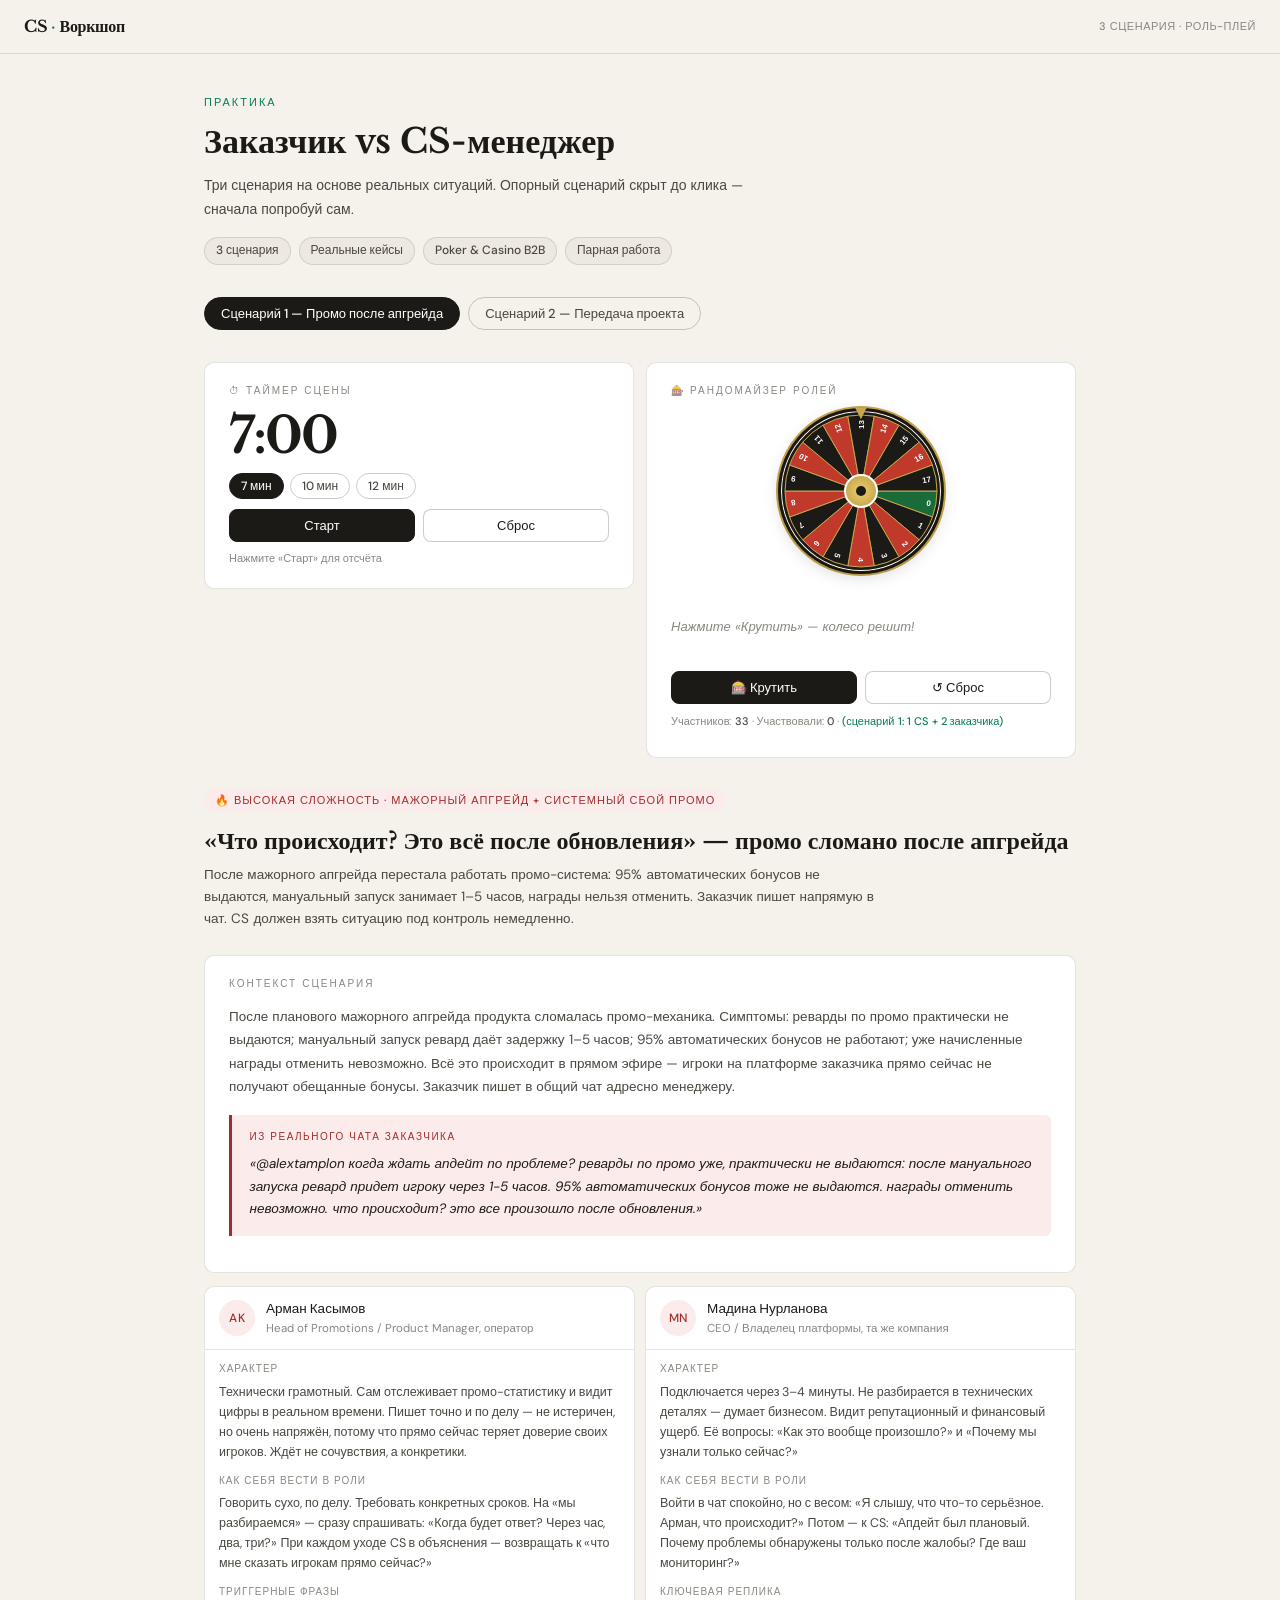
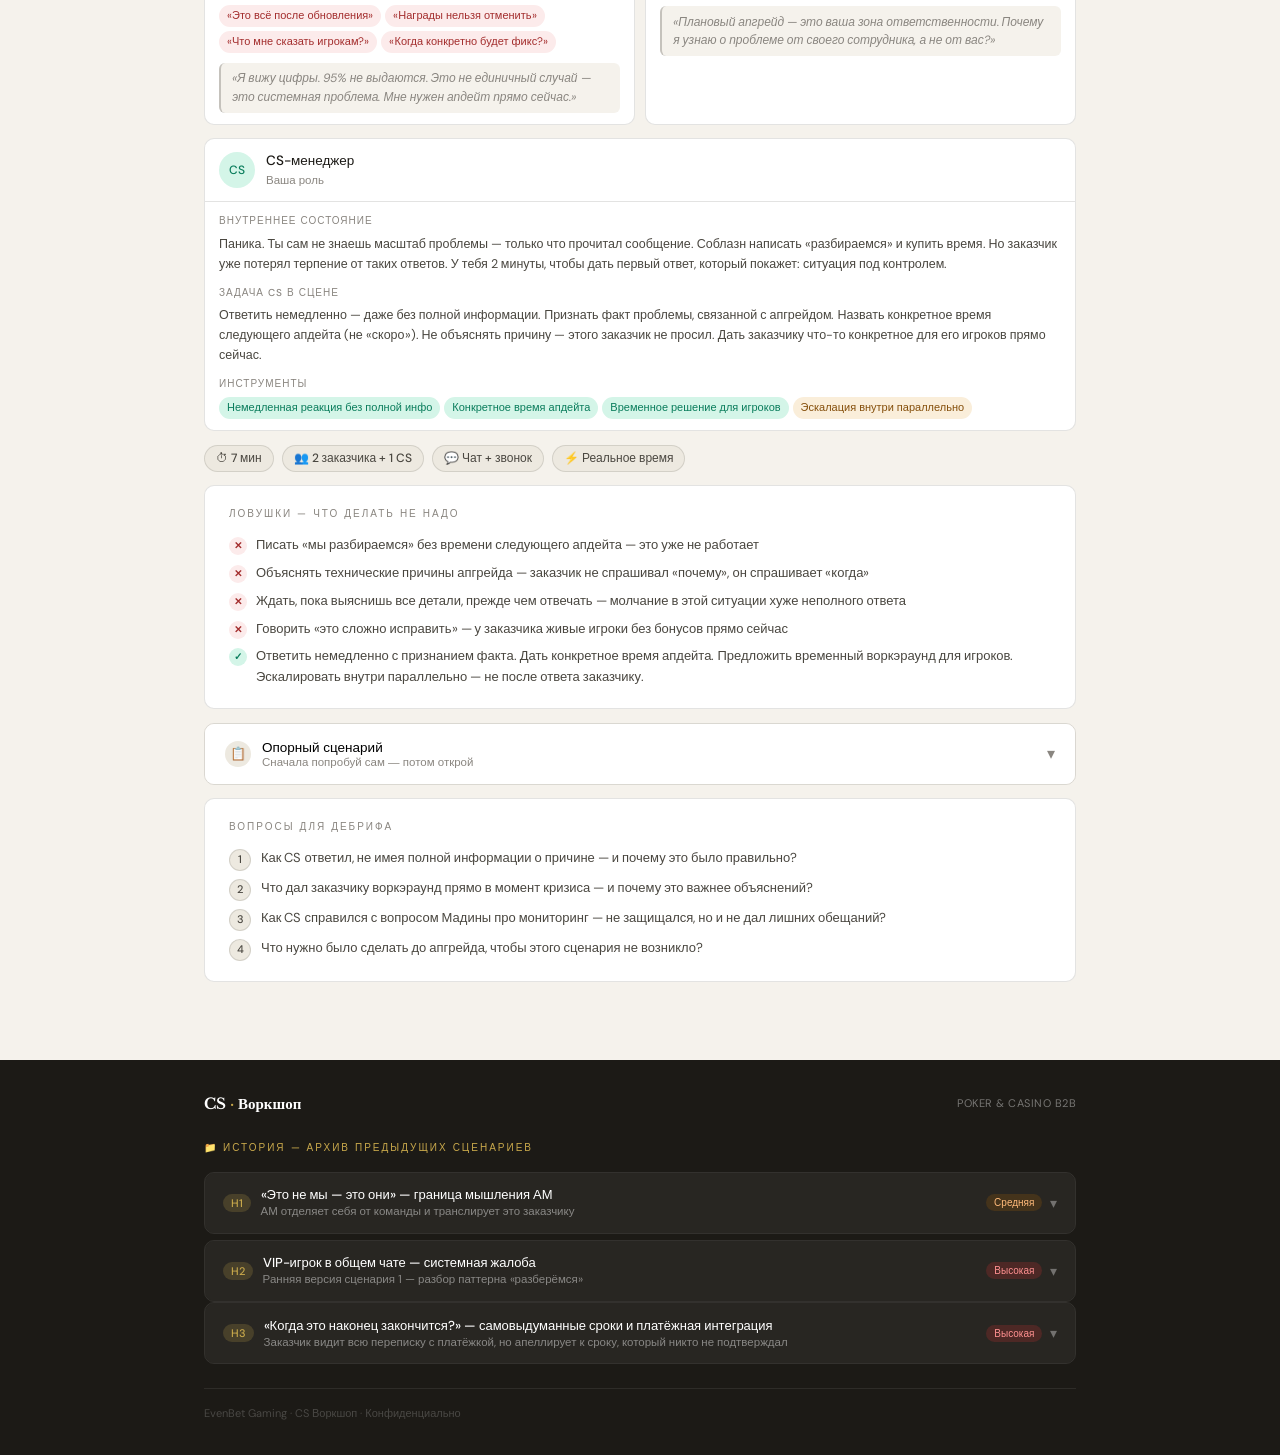
<file: roleplay_scenarios_cs-new.html>
<!DOCTYPE html>
<html lang="ru">
<head>
<meta charset="UTF-8">
<meta name="viewport" content="width=device-width, initial-scale=1.0">
<title>Роль-плей — CS vs Заказчик</title>
<link rel="preconnect" href="https://fonts.googleapis.com">
<link rel="preconnect" href="https://fonts.gstatic.com" crossorigin>
<link href="https://fonts.googleapis.com/css2?family=Libre+Baskerville:ital,wght@0,400;0,700;1,400&family=DM+Sans:wght@300;400;500&display=swap" rel="stylesheet">
<style>
:root{
  --bg:#F5F2EC;--bg2:#EDE9E0;--bg3:#E4E0D5;
  --ink:#1C1A16;--ink2:#4A4740;--ink3:#8A8680;
  --teal:#0A7D5C;--teal-l:#D4F5E8;--teal-m:#9FE1CB;
  --red:#A32D2D;--red-l:#FCEBEB;
  --amber:#854F0B;--amber-l:#FAEEDA;
  --blue:#185FA5;--blue-l:#E6F1FB;
  --purple:#534AB7;--purple-l:#EEEDFE;
  --gold:#C8A84B;--gold-l:#FBF0D4;
  --border:rgba(28,26,22,.12);--border-m:rgba(28,26,22,.22);
  --r:10px;--r-sm:6px;
}
*{box-sizing:border-box;margin:0;padding:0}
body{font-family:'DM Sans',sans-serif;background:var(--bg);color:var(--ink);min-height:100vh;line-height:1.6}

/* ── STICKY HEADER ── */
.site-header{border-bottom:1px solid var(--border);padding:.85rem 1.5rem;display:flex;align-items:center;justify-content:space-between;gap:12px;background:rgba(245,242,236,.95);position:sticky;top:0;z-index:200;backdrop-filter:blur(10px)}
.logo{font-family:'Libre Baskerville',serif;font-size:16px;font-weight:700;letter-spacing:-.3px;color:var(--ink);flex-shrink:0}
.logo span{color:var(--teal)}
/* Timer in header */
.header-timer{display:none;align-items:center;gap:10px;background:#fff;border:1px solid var(--border);border-radius:30px;padding:5px 14px}
.header-timer.visible{display:flex}
.ht-display{font-family:'Libre Baskerville',serif;font-size:20px;font-weight:700;letter-spacing:-1px;color:var(--ink);min-width:48px;font-variant-numeric:tabular-nums}
.ht-display.warn{color:var(--amber)}
.ht-display.danger{color:var(--red);animation:tpulse .7s ease-in-out infinite}
.ht-display.done{color:var(--teal)}
.ht-btn{font-size:12px;font-weight:500;padding:3px 10px;border-radius:20px;border:1px solid var(--border-m);background:transparent;color:var(--ink2);cursor:pointer;font-family:'DM Sans',sans-serif;transition:all .15s}
.ht-btn:hover{background:var(--bg2)}
.ht-btn.go{background:var(--ink);color:#fff;border-color:var(--ink)}
.header-meta{font-size:11px;color:var(--ink3);font-weight:500;letter-spacing:.5px;text-transform:uppercase;flex-shrink:0}

@keyframes tpulse{0%,100%{opacity:1}50%{opacity:.4}}
@keyframes fadeIn{from{opacity:0;transform:translateY(6px)}to{opacity:1;transform:translateY(0)}}

/* ── MAIN ── */
main{max-width:920px;margin:0 auto;padding:2.5rem 1.5rem 4rem}

/* ── INTRO ── */
.intro{margin-bottom:2rem}
.intro-label{font-size:11px;font-weight:500;letter-spacing:2px;text-transform:uppercase;color:var(--teal);margin-bottom:.6rem}
.intro h1{font-family:'Libre Baskerville',serif;font-size:clamp(24px,4vw,34px);font-weight:700;line-height:1.2;margin-bottom:.75rem}
.intro p{font-size:14px;color:var(--ink2);max-width:580px;line-height:1.7}
.intro-meta{display:flex;gap:8px;flex-wrap:wrap;margin-top:1rem}
.meta-pill{font-size:12px;font-weight:500;padding:3px 11px;border-radius:20px;background:var(--bg2);color:var(--ink2);border:1px solid var(--border)}

/* ── TABS ── */
.sc-tabs{display:flex;gap:8px;margin-bottom:2rem;flex-wrap:wrap}
.sc-tab{font-family:'DM Sans',sans-serif;font-size:13px;font-weight:500;padding:7px 16px;border-radius:30px;border:1.5px solid var(--border-m);background:transparent;color:var(--ink2);cursor:pointer;transition:all .2s}
.sc-tab:hover{background:var(--bg2)}
.sc-tab.active{background:var(--ink);color:#fff;border-color:var(--ink)}

/* ── SCENARIO PANEL ── */
.sc-panel{display:none;animation:fadeIn .25s ease}
.sc-panel.active{display:block}

/* ── TOOLS PANEL ── */
.tools-panel{display:grid;grid-template-columns:1fr 1fr;gap:12px;margin-bottom:1.75rem}
@media(max-width:600px){.tools-panel{grid-template-columns:1fr}}

/* ── TIMER CARD ── */
.timer-card{background:#fff;border:1px solid var(--border);border-radius:var(--r);padding:1.25rem 1.5rem;align-self:start}
.tool-label{font-size:10px;font-weight:500;letter-spacing:2px;text-transform:uppercase;color:var(--ink3);margin-bottom:.75rem}
.timer-display{font-family:'Libre Baskerville',serif;font-size:50px;font-weight:700;color:var(--ink);letter-spacing:-2px;line-height:1;margin-bottom:.75rem;transition:color .3s;font-variant-numeric:tabular-nums}
.timer-display.warn{color:var(--amber)}
.timer-display.danger{color:var(--red);animation:tpulse .7s ease-in-out infinite}
.timer-display.done{color:var(--teal)}
.timer-preset-row{display:flex;gap:6px;flex-wrap:wrap;margin-bottom:.65rem}
.t-preset{font-size:12px;font-weight:500;padding:4px 11px;border-radius:20px;border:1px solid var(--border-m);background:transparent;color:var(--ink2);cursor:pointer;transition:all .15s;font-family:'DM Sans',sans-serif}
.t-preset:hover{background:var(--bg2)}
.t-preset.sel{background:var(--ink);color:#fff;border-color:var(--ink)}
.timer-controls{display:flex;gap:8px}
.t-btn{font-family:'DM Sans',sans-serif;font-size:13px;font-weight:500;padding:7px 14px;border-radius:8px;border:1.5px solid var(--border-m);background:#fff;color:var(--ink);cursor:pointer;transition:all .15s;flex:1}
.t-btn:hover{background:var(--bg2)}
.t-btn.t-primary{background:var(--ink);color:#fff;border-color:var(--ink)}
.timer-status{font-size:11px;color:var(--ink3);margin-top:.5rem;min-height:15px}

/* ── ROULETTE / RANDOMIZER ── */
.rand-card{background:#fff;border:1px solid var(--border);border-radius:var(--r);padding:1.25rem 1.5rem;display:flex;flex-direction:column}
.wheel-wrap{position:relative;width:160px;height:170px;margin:0 auto .8rem;flex-shrink:0}
#wheelCanvas{border-radius:50%;box-shadow:0 4px 18px rgba(0,0,0,.18),0 0 0 3px #1C1A16,0 0 0 5px #C8A84B;display:block}
.wheel-pointer{position:absolute;top:-9px;left:50%;transform:translateX(-50%);font-size:20px;color:#C8A84B;text-shadow:0 2px 4px rgba(0,0,0,.3);line-height:1;z-index:2;pointer-events:none}
.rand-result{min-height:68px;display:flex;flex-direction:column;justify-content:center;margin-bottom:.6rem}
.rand-pair{display:flex;gap:8px;align-items:stretch}
.rand-person{flex:1}
.rand-role-label{font-size:10px;font-weight:500;letter-spacing:1.5px;text-transform:uppercase;margin-bottom:2px}
.role-cs-lbl{color:var(--teal)}
.role-cl-lbl{color:var(--red)}
.rand-name{font-family:'Libre Baskerville',serif;font-size:15px;font-weight:700;color:var(--ink);line-height:1.25;transition:all .15s}
.rand-name.spinning{opacity:0;transform:translateY(-3px)}
/* Replace button */
.rand-replace-row{display:flex;gap:6px;margin-top:4px}
.replace-btn{font-size:11px;font-weight:500;padding:2px 8px;border-radius:12px;border:1px solid var(--border-m);background:transparent;color:var(--ink2);cursor:pointer;font-family:'DM Sans',sans-serif;transition:all .15s;display:flex;align-items:center;gap:3px}
.replace-btn:hover{background:var(--bg2)}
.replace-btn.cs-replace{border-color:var(--teal);color:var(--teal)}
.replace-btn.cl-replace{border-color:var(--red);color:var(--red)}
.rand-sep{width:1px;background:var(--border);flex-shrink:0}
.rand-empty{font-size:13px;color:var(--ink3);font-style:italic}
.rand-controls{display:flex;gap:8px;margin-bottom:.55rem}
.r-btn{font-family:'DM Sans',sans-serif;font-size:13px;font-weight:500;padding:7px 14px;border-radius:8px;border:1.5px solid var(--border-m);background:#fff;color:var(--ink);cursor:pointer;transition:all .15s;flex:1}
.r-btn:hover{background:var(--bg2)}
.r-btn.r-primary{background:var(--ink);color:#fff;border-color:var(--ink)}
.rand-count{font-size:11px;color:var(--ink3);margin-bottom:.4rem}
.rand-count span{font-weight:500;color:var(--ink2)}
.picked-list{display:flex;flex-wrap:wrap;gap:3px;max-height:54px;overflow-y:auto}
.picked-chip{font-size:10px;padding:2px 7px;border-radius:10px;background:var(--bg2);color:var(--ink2)}
.picked-chip.latest{background:var(--ink);color:#fff;font-weight:500}

/* ── SCENARIO HEADER ── */
.sc-header{margin-bottom:1.5rem}
.sc-difficulty{display:inline-flex;align-items:center;gap:6px;font-size:11px;font-weight:500;letter-spacing:1px;text-transform:uppercase;padding:3px 11px;border-radius:20px;margin-bottom:.85rem}
.diff-high{background:var(--red-l);color:var(--red)}
.diff-med{background:var(--amber-l);color:var(--amber)}
.diff-vhigh{background:var(--purple-l);color:var(--purple)}
.sc-header h2{font-family:'Libre Baskerville',serif;font-size:clamp(18px,3vw,24px);font-weight:700;line-height:1.25;margin-bottom:.5rem}
.sc-header .subtitle{font-size:13.5px;color:var(--ink2);line-height:1.65;max-width:680px}

/* ── BLOCKS ── */
.block{background:#fff;border:1px solid var(--border);border-radius:var(--r);padding:1.25rem 1.5rem;margin-bottom:.85rem}
.block-label{font-size:10px;font-weight:500;letter-spacing:2px;text-transform:uppercase;color:var(--ink3);margin-bottom:.8rem}
.block-text{font-size:13.5px;color:var(--ink2);line-height:1.75}

/* ── REAL QUOTE ── */
.real-quote{margin:1rem 0;background:var(--red-l);border-left:3px solid var(--red);border-radius:0 var(--r-sm) var(--r-sm) 0;padding:.9rem 1.1rem}
.real-quote .rq-label{font-size:10px;font-weight:500;letter-spacing:1.5px;text-transform:uppercase;color:var(--red);margin-bottom:.45rem}
.real-quote p{font-size:13.5px;color:var(--ink);line-height:1.7;font-style:italic}

/* ── CHARACTER CARDS ── */
.characters{display:grid;grid-template-columns:1fr 1fr;gap:10px;margin-bottom:.85rem}
@media(max-width:580px){.characters{grid-template-columns:1fr}}
.char-card{background:#fff;border:1px solid var(--border);border-radius:var(--r);overflow:hidden}
.char-head{padding:11px 14px;display:flex;align-items:center;gap:11px}
.av{width:36px;height:36px;border-radius:50%;display:flex;align-items:center;justify-content:center;font-size:12px;font-weight:500;flex-shrink:0;letter-spacing:.5px}
.av-cl{background:var(--red-l);color:var(--red)}
.av-cs{background:var(--teal-l);color:var(--teal)}
.char-name{font-size:13.5px;font-weight:500;color:var(--ink)}
.char-role{font-size:11.5px;color:var(--ink3)}
.char-body{padding:11px 14px;border-top:1px solid var(--border)}
.char-section{margin-bottom:.65rem}
.char-section:last-child{margin-bottom:0}
.char-section-title{font-size:10px;font-weight:500;letter-spacing:1px;text-transform:uppercase;color:var(--ink3);margin-bottom:.3rem}
.char-section-text{font-size:12.5px;color:var(--ink2);line-height:1.6}
.char-tags{display:flex;flex-wrap:wrap;gap:4px;margin-top:.35rem}
.char-tag{font-size:11px;padding:2px 8px;border-radius:12px;background:var(--bg2);color:var(--ink2)}
.char-tag.red{background:var(--red-l);color:var(--red)}
.char-tag.teal{background:var(--teal-l);color:var(--teal)}
.char-tag.amber{background:var(--amber-l);color:var(--amber)}
.char-quote{font-size:12px;font-style:italic;color:var(--ink3);margin-top:.4rem;padding:.4rem .7rem;background:var(--bg);border-radius:var(--r-sm);border-left:2px solid var(--border-m);line-height:1.55}

/* ── TIMING PILLS ── */
.timing-row{display:flex;gap:8px;flex-wrap:wrap;margin-bottom:.85rem}
.t-pill{font-size:12px;font-weight:500;padding:3px 11px;border-radius:20px;background:var(--bg2);color:var(--ink2);border:1px solid var(--border)}

/* ── TRAPS ── */
.trap-list{display:flex;flex-direction:column;gap:7px}
.trap{display:flex;align-items:flex-start;gap:9px;font-size:13px;color:var(--ink2);line-height:1.6}
.trap-icon{width:18px;height:18px;border-radius:50%;display:flex;align-items:center;justify-content:center;font-size:10px;flex-shrink:0;margin-top:2px;font-weight:700}
.trap-icon.bad{background:var(--red-l);color:var(--red)}
.trap-icon.good{background:var(--teal-l);color:var(--teal)}

/* ── ACCORDION ── */
.accordion{border:1px solid var(--border);border-radius:var(--r);overflow:hidden;margin-bottom:.85rem}
.accordion-trigger{width:100%;background:#fff;border:none;padding:1rem 1.25rem;display:flex;align-items:center;justify-content:space-between;cursor:pointer;gap:12px;text-align:left;transition:background .15s}
.accordion-trigger:hover{background:var(--bg2)}
.accordion-trigger.open{background:var(--ink);color:#fff}
.trigger-left{display:flex;align-items:center;gap:11px}
.trigger-icon{width:26px;height:26px;border-radius:50%;background:var(--bg2);display:flex;align-items:center;justify-content:center;flex-shrink:0;font-size:13px}
.accordion-trigger.open .trigger-icon{background:rgba(255,255,255,.15)}
.trigger-label{font-size:13.5px;font-weight:500;color:inherit}
.trigger-sub{font-size:11.5px;color:var(--ink3);margin-top:1px}
.accordion-trigger.open .trigger-sub{color:rgba(255,255,255,.55)}
.chevron{font-size:16px;color:var(--ink3);transition:transform .25s;line-height:1;flex-shrink:0}
.accordion-trigger.open .chevron{transform:rotate(180deg);color:rgba(255,255,255,.6)}
.accordion-body{display:none;background:#fff;border-top:1px solid var(--border)}
.accordion-body.open{display:block}
.script-inner{padding:1rem 1.25rem}

/* ── SCRIPT LINES ── */
.script-line{display:flex;gap:10px;padding:.65rem 0;border-bottom:1px solid var(--border);align-items:flex-start}
.script-line:last-child{border-bottom:none;padding-bottom:0}
.who{min-width:68px;font-size:10.5px;font-weight:500;padding:3px 7px;border-radius:20px;text-align:center;flex-shrink:0;margin-top:2px}
.who.cl{background:var(--red-l);color:var(--red)}
.who.cs{background:var(--teal-l);color:var(--teal)}
.who.note{background:var(--bg2);color:var(--ink3)}
.line-text{font-size:13px;color:var(--ink);line-height:1.65}
.line-text em{color:var(--ink3);font-style:normal;font-size:11.5px;display:block;margin-top:2px}

/* ── DEBRIEF ── */
.debrief-list{display:flex;flex-direction:column;gap:7px}
.dq{display:flex;align-items:flex-start;gap:10px;font-size:13px;color:var(--ink2);line-height:1.6}
.dq-n{min-width:22px;height:22px;border-radius:50%;background:var(--bg2);color:var(--ink2);display:flex;align-items:center;justify-content:center;font-size:11px;font-weight:500;flex-shrink:0;margin-top:1px;border:1px solid var(--border)}

/* ── FOOTER ── */
footer{background:var(--ink);color:rgba(255,255,255,.6);padding:0}
.footer-inner{max-width:920px;margin:0 auto;padding:2rem 1.5rem}
.footer-top{display:flex;align-items:center;justify-content:space-between;gap:12px;margin-bottom:1.5rem}
.footer-logo{font-family:'Libre Baskerville',serif;font-size:15px;font-weight:700;color:#fff}
.footer-logo span{color:var(--gold)}
.footer-meta{font-size:11px;letter-spacing:.5px;text-transform:uppercase;color:rgba(255,255,255,.4)}

/* ── HISTORY SECTION IN FOOTER ── */
.history-title{font-size:10px;font-weight:500;letter-spacing:2px;text-transform:uppercase;color:var(--gold);margin-bottom:1rem}
.history-list{display:flex;flex-direction:column;gap:6px}
.hist-item{border:1px solid rgba(255,255,255,.1);border-radius:var(--r);overflow:hidden}
.hist-trigger{width:100%;background:rgba(255,255,255,.05);border:none;padding:.85rem 1.1rem;display:flex;align-items:center;justify-content:space-between;cursor:pointer;gap:12px;text-align:left;color:#fff;font-family:'DM Sans',sans-serif;transition:background .15s}
.hist-trigger:hover{background:rgba(255,255,255,.1)}
.hist-trigger.open{background:rgba(200,168,75,.15)}
.hist-trigger-left{display:flex;align-items:center;gap:10px}
.hist-num{font-size:11px;font-weight:500;padding:2px 8px;border-radius:20px;background:rgba(200,168,75,.2);color:var(--gold);flex-shrink:0}
.hist-name{font-size:13px;font-weight:500;color:#fff}
.hist-sub{font-size:11.5px;color:rgba(255,255,255,.45);margin-top:1px}
.hist-difficulty{font-size:10px;font-weight:500;padding:2px 8px;border-radius:20px;flex-shrink:0}
.hd-high{background:rgba(163,45,45,.3);color:#FF9090}
.hd-med{background:rgba(133,79,11,.3);color:#FFBA7A}
.hist-chevron{font-size:14px;color:rgba(255,255,255,.35);transition:transform .25s;flex-shrink:0}
.hist-trigger.open .hist-chevron{transform:rotate(180deg);color:var(--gold)}
.hist-body{display:none;border-top:1px solid rgba(255,255,255,.08);background:rgba(0,0,0,.2);padding:1.25rem}
.hist-body.open{display:block}
.hist-block{margin-bottom:1rem}
.hist-block:last-child{margin-bottom:0}
.hist-block-label{font-size:10px;font-weight:500;letter-spacing:1.5px;text-transform:uppercase;color:rgba(255,255,255,.35);margin-bottom:.5rem}
.hist-block-text{font-size:13px;color:rgba(255,255,255,.75);line-height:1.7}
.hist-quote{background:rgba(163,45,45,.2);border-left:2px solid rgba(163,45,45,.6);border-radius:0 6px 6px 0;padding:.7rem .9rem;margin:.6rem 0;font-size:12.5px;color:rgba(255,255,255,.8);font-style:italic;line-height:1.65}
.hist-chars{display:grid;grid-template-columns:1fr 1fr;gap:8px;margin-bottom:.75rem}
@media(max-width:480px){.hist-chars{grid-template-columns:1fr}}
.hist-char{background:rgba(255,255,255,.05);border:1px solid rgba(255,255,255,.1);border-radius:8px;padding:.75rem}
.hist-char-name{font-size:13px;font-weight:500;color:#fff;margin-bottom:2px}
.hist-char-role{font-size:11px;color:rgba(255,255,255,.4);margin-bottom:.4rem}
.hist-char-body{font-size:12px;color:rgba(255,255,255,.65);line-height:1.6}
.hist-traps{display:flex;flex-direction:column;gap:5px}
.hist-trap{font-size:12px;color:rgba(255,255,255,.65);display:flex;gap:7px;line-height:1.55}
.hist-trap-icon{font-size:12px;flex-shrink:0}
.footer-copy{font-size:11px;color:rgba(255,255,255,.2);margin-top:1.5rem;padding-top:1rem;border-top:1px solid rgba(255,255,255,.08)}
</style>
</head>
<body>

<header class="site-header">
  <div class="logo">CS<span> · </span>Воркшоп</div>

  <!-- Timer in header — shown after timer starts -->
  <div class="header-timer" id="headerTimer">
    <div class="ht-display" id="htDisplay">7:00</div>
    <button class="ht-btn go" id="htBtn" onclick="timerToggle()">Пауза</button>
    <button class="ht-btn" onclick="timerReset()">↺</button>
  </div>

  <div class="header-meta">3 сценария · Роль-плей</div>
</header>

<main>
  <div class="intro">
    <div class="intro-label">Практика</div>
    <h1>Заказчик vs CS-менеджер</h1>
    <p>Три сценария на основе реальных ситуаций. Опорный сценарий скрыт до клика — сначала попробуй сам.</p>
    <div class="intro-meta">
      <span class="meta-pill">3 сценария</span>
      <span class="meta-pill">Реальные кейсы</span>
      <span class="meta-pill">Poker &amp; Casino B2B</span>
      <span class="meta-pill">Парная работа</span>
    </div>
  </div>

  <div class="sc-tabs">
    <button class="sc-tab active" onclick="showScenario('s1',this)">Сценарий 1 — Промо после апгрейда</button>
    <button class="sc-tab" onclick="showScenario('s2',this)">Сценарий 2 — Передача проекта</button>
  </div>

  <!-- TOOLS: TIMER + RANDOMIZER -->
  <div class="tools-panel">

    <div class="timer-card">
      <div class="tool-label">⏱ Таймер сцены</div>
      <div class="timer-display" id="timerDisplay">7:00</div>
      <div class="timer-preset-row">
        <button class="t-preset sel" onclick="setPreset(7,this)">7 мин</button>
        <button class="t-preset" onclick="setPreset(10,this)">10 мин</button>
        <button class="t-preset" onclick="setPreset(12,this)">12 мин</button>
      </div>
      <div class="timer-controls">
        <button class="t-btn t-primary" id="timerStartBtn" onclick="timerToggle()">Старт</button>
        <button class="t-btn" onclick="timerReset()">Сброс</button>
      </div>
      <div class="timer-status" id="timerStatus">Нажмите «Старт» для отсчёта</div>
    </div>

    <div class="rand-card">
      <div class="tool-label">🎰 Рандомайзер ролей</div>
      <div class="wheel-wrap">
        <canvas id="wheelCanvas" width="160" height="160"></canvas>
        <div class="wheel-pointer">▼</div>
      </div>
      <div class="rand-result" id="randResult">
        <div class="rand-empty">Нажмите «Крутить» — колесо решит!</div>
      </div>
      <div class="rand-controls">
        <button class="r-btn r-primary" id="spinBtn" onclick="pickRoles()">🎰 Крутить</button>
        <button class="r-btn" onclick="resetRand()">↺ Сброс</button>
      </div>
      <div class="rand-count">Участников: <span>33</span> · Участвовали: <span id="pickedCount">0</span> · <span id="randModeHint" style="color:var(--teal)">(сценарий 1: 1 CS + 2 заказчика)</span></div>
      <div class="picked-list" id="pickedList"></div>
    </div>

  </div>

  <!-- ════ SCENARIO 1 ════ -->
  <div class="sc-panel active" id="s1">
    <div class="sc-header">
      <div class="sc-difficulty diff-high">🔥 Высокая сложность · Мажорный апгрейд + системный сбой промо</div>
      <h2>«Что происходит? Это всё после обновления» — промо сломано после апгрейда</h2>
      <p class="subtitle">После мажорного апгрейда перестала работать промо-система: 95% автоматических бонусов не выдаются, мануальный запуск занимает 1–5 часов, награды нельзя отменить. Заказчик пишет напрямую в чат. CS должен взять ситуацию под контроль немедленно.</p>
    </div>

    <div class="block">
      <div class="block-label">Контекст сценария</div>
      <div class="block-text">После планового мажорного апгрейда продукта сломалась промо-механика. Симптомы: реварды по промо практически не выдаются; мануальный запуск ревард даёт задержку 1–5 часов; 95% автоматических бонусов не работают; уже начисленные награды отменить невозможно. Всё это происходит в прямом эфире — игроки на платформе заказчика прямо сейчас не получают обещанные бонусы. Заказчик пишет в общий чат адресно менеджеру.</div>
      <div class="real-quote">
        <div class="rq-label">Из реального чата заказчика</div>
        <p>«@alextamplon когда ждать апдейт по проблеме? реварды по промо уже, практически не выдаются: после мануального запуска ревард придет игроку через 1-5 часов. 95% автоматических бонусов тоже не выдаются. награды отменить невозможно. что происходит? это все произошло после обновления.»</p>
      </div>
    </div>

    <div class="characters">
      <div class="char-card">
        <div class="char-head">
          <div class="av av-cl">AK</div>
          <div><div class="char-name">Арман Касымов</div><div class="char-role">Head of Promotions / Product Manager, оператор</div></div>
        </div>
        <div class="char-body">
          <div class="char-section">
            <div class="char-section-title">Характер</div>
            <div class="char-section-text">Технически грамотный. Сам отслеживает промо-статистику и видит цифры в реальном времени. Пишет точно и по делу — не истеричен, но очень напряжён, потому что прямо сейчас теряет доверие своих игроков. Ждёт не сочувствия, а конкретики.</div>
          </div>
          <div class="char-section">
            <div class="char-section-title">Как себя вести в роли</div>
            <div class="char-section-text">Говорить сухо, по делу. Требовать конкретных сроков. На «мы разбираемся» — сразу спрашивать: «Когда будет ответ? Через час, два, три?» При каждом уходе CS в объяснения — возвращать к «что мне сказать игрокам прямо сейчас?»</div>
          </div>
          <div class="char-section">
            <div class="char-section-title">Триггерные фразы</div>
            <div class="char-tags">
              <span class="char-tag red">«Это всё после обновления»</span>
              <span class="char-tag red">«Награды нельзя отменить»</span>
              <span class="char-tag red">«Что мне сказать игрокам?»</span>
              <span class="char-tag red">«Когда конкретно будет фикс?»</span>
            </div>
          </div>
          <div class="char-quote">«Я вижу цифры. 95% не выдаются. Это не единичный случай — это системная проблема. Мне нужен апдейт прямо сейчас.»</div>
        </div>
      </div>
      <div class="char-card">
        <div class="char-head">
          <div class="av av-cl">MN</div>
          <div><div class="char-name">Мадина Нурланова</div><div class="char-role">CEO / Владелец платформы, та же компания</div></div>
        </div>
        <div class="char-body">
          <div class="char-section">
            <div class="char-section-title">Характер</div>
            <div class="char-section-text">Подключается через 3–4 минуты. Не разбирается в технических деталях — думает бизнесом. Видит репутационный и финансовый ущерб. Её вопросы: «Как это вообще произошло?» и «Почему мы узнали только сейчас?»</div>
          </div>
          <div class="char-section">
            <div class="char-section-title">Как себя вести в роли</div>
            <div class="char-section-text">Войти в чат спокойно, но с весом: «Я слышу, что что-то серьёзное. Арман, что происходит?» Потом — к CS: «Апдейт был плановый. Почему проблемы обнаружены только после жалобы? Где ваш мониторинг?»</div>
          </div>
          <div class="char-section">
            <div class="char-section-title">Ключевая реплика</div>
            <div class="char-quote">«Плановый апгрейд — это ваша зона ответственности. Почему я узнаю о проблеме от своего сотрудника, а не от вас?»</div>
          </div>
        </div>
      </div>
    </div>

    <div class="char-card" style="margin-bottom:.85rem">
      <div class="char-head">
        <div class="av av-cs">CS</div>
        <div><div class="char-name">CS-менеджер</div><div class="char-role">Ваша роль</div></div>
      </div>
      <div class="char-body">
        <div class="char-section">
          <div class="char-section-title">Внутреннее состояние</div>
          <div class="char-section-text">Паника. Ты сам не знаешь масштаб проблемы — только что прочитал сообщение. Соблазн написать «разбираемся» и купить время. Но заказчик уже потерял терпение от таких ответов. У тебя 2 минуты, чтобы дать первый ответ, который покажет: ситуация под контролем.</div>
        </div>
        <div class="char-section">
          <div class="char-section-title">Задача CS в сцене</div>
          <div class="char-section-text">Ответить немедленно — даже без полной информации. Признать факт проблемы, связанной с апгрейдом. Назвать конкретное время следующего апдейта (не «скоро»). Не объяснять причину — этого заказчик не просил. Дать заказчику что-то конкретное для его игроков прямо сейчас.</div>
        </div>
        <div class="char-section">
          <div class="char-section-title">Инструменты</div>
          <div class="char-tags">
            <span class="char-tag teal">Немедленная реакция без полной инфо</span>
            <span class="char-tag teal">Конкретное время апдейта</span>
            <span class="char-tag teal">Временное решение для игроков</span>
            <span class="char-tag amber">Эскалация внутри параллельно</span>
          </div>
        </div>
      </div>
    </div>

    <div class="timing-row">
      <span class="t-pill">⏱ 7 мин</span>
      <span class="t-pill">👥 2 заказчика + 1 CS</span>
      <span class="t-pill">💬 Чат + звонок</span>
      <span class="t-pill">⚡ Реальное время</span>
    </div>

    <div class="block">
      <div class="block-label">Ловушки — что делать не надо</div>
      <div class="trap-list">
        <div class="trap"><span class="trap-icon bad">✕</span>Писать «мы разбираемся» без времени следующего апдейта — это уже не работает</div>
        <div class="trap"><span class="trap-icon bad">✕</span>Объяснять технические причины апгрейда — заказчик не спрашивал «почему», он спрашивает «когда»</div>
        <div class="trap"><span class="trap-icon bad">✕</span>Ждать, пока выяснишь все детали, прежде чем отвечать — молчание в этой ситуации хуже неполного ответа</div>
        <div class="trap"><span class="trap-icon bad">✕</span>Говорить «это сложно исправить» — у заказчика живые игроки без бонусов прямо сейчас</div>
        <div class="trap"><span class="trap-icon good">✓</span>Ответить немедленно с признанием факта. Дать конкретное время апдейта. Предложить временный воркэраунд для игроков. Эскалировать внутри параллельно — не после ответа заказчику.</div>
      </div>
    </div>

    <div class="accordion">
      <button class="accordion-trigger" onclick="toggleAccordion(this)">
        <div class="trigger-left">
          <div class="trigger-icon">📋</div>
          <div><div class="trigger-label">Опорный сценарий</div><div class="trigger-sub">Сначала попробуй сам — потом открой</div></div>
        </div>
        <div class="chevron">▾</div>
      </button>
      <div class="accordion-body">
        <div class="script-inner">
          <div class="script-line"><span class="who cl">Арман</span><span class="line-text">@CS когда ждать апдейт по проблеме? реварды практически не выдаются, 95% автоматических бонусов не работают, награды отменить невозможно. Что происходит? Это всё после обновления.</span></div>
          <div class="script-line"><span class="who cs">CS</span><span class="line-text">Арман, вижу сообщение — реагирую прямо сейчас. Факт подтверждаю: после апгрейда есть проблема с промо-механикой. Я эскалирую в техническую команду в эту секунду. Апдейт по статусу дам через 30 минут — не позже 14:30. <em>(пауза)</em> Пока временный воркэраунд: мануальный запуск работает, задержка 1–5 часов — можете использовать для критичных промо прямо сейчас.</span></div>
          <div class="script-line"><span class="who cl">Арман</span><span class="line-text">30 минут — это слишком долго. У нас активная промо-акция. Что мне сказать игрокам, которые не получают бонусы?</span></div>
          <div class="script-line"><span class="who cs">CS</span><span class="line-text">Понимаю. Для игроков: можете сообщить, что начисления проходят с задержкой до 5 часов — технически это правда и не является ложью. По фиксу — я пишу команде прямо сейчас, как только будет конкретный статус — напишу раньше 30 минут. Если критично — дайте мне 10 минут, я узнаю промежуточный статус.</span></div>
          <div class="script-line"><span class="who cl">Мадина</span><span class="line-text"><em>(подключается)</em> Плановый апгрейд — это ваша зона ответственности. Почему я узнаю о проблеме от своего сотрудника, а не от вас?</span></div>
          <div class="script-line"><span class="who cs">CS</span><span class="line-text">Мадина, это справедливый вопрос. Проактивное уведомление должно было прийти от нас — этого не произошло, и это наша ошибка. Прямо сейчас фокусируюсь на решении. После устранения — разберём, почему мониторинг не сработал, и дам вам письменный отчёт.</span></div>
          <div class="script-line"><span class="who note">После сцены</span><span class="line-text">CS обязан выполнить обещание: апдейт через 30 мин максимум. Параллельно — внутренняя эскалация идёт с первой минуты, не после разговора.</span></div>
        </div>
      </div>
    </div>

    <div class="block">
      <div class="block-label">Вопросы для дебрифа</div>
      <div class="debrief-list">
        <div class="dq"><span class="dq-n">1</span>Как CS ответил, не имея полной информации о причине — и почему это было правильно?</div>
        <div class="dq"><span class="dq-n">2</span>Что дал заказчику воркэраунд прямо в момент кризиса — и почему это важнее объяснений?</div>
        <div class="dq"><span class="dq-n">3</span>Как CS справился с вопросом Мадины про мониторинг — не защищался, но и не дал лишних обещаний?</div>
        <div class="dq"><span class="dq-n">4</span>Что нужно было сделать до апгрейда, чтобы этого сценария не возникло?</div>
      </div>
    </div>
  </div>

  <!-- ════ SCENARIO 2 ════ -->
  <div class="sc-panel" id="s2">
    <div class="sc-header">
      <div class="sc-difficulty diff-med">⚠ Средняя сложность · Провалы передачи + молчание заказчика</div>
      <h2>«Я это уже говорил» — заказчик выходит на связь после долгого молчания</h2>
      <p class="subtitle">Проект долго стоял на паузе. АМ сменился без полноценной передачи. Новый АМ вынужден восстанавливать контекст в разговоре с заказчиком — у которого своё понимание того, «что уже было договорено».</p>
    </div>

    <div class="block">
      <div class="block-label">Контекст сценария</div>
      <div class="block-text">На проекте мало активностей: заказчик долго молчал, не отвечал на запросы. За это время сменился АМ/КМ — без передачи тонкостей: нет списка договорённостей, нет уточнённого списка валют (они передавались хаотично в чате), нет подтверждённой территории оперирования, нет полного списка провайдеров. Заказчик выходит на связь первым и ожидает, что «всё помнят». При этом у него собственная техническая команда, которая ведёт его фронт-энд — и она тоже может не отвечать неделями, блокируя тестирование.</div>
    </div>

    <div class="characters">
      <div class="char-card">
        <div class="char-head">
          <div class="av av-cl">ZK</div>
          <div><div class="char-name">Заказчик — Project Owner</div><div class="char-role">Оператор казино или покер-рума</div></div>
        </div>
        <div class="char-body">
          <div class="char-section">
            <div class="char-section-title">Характер</div>
            <div class="char-section-text">Занятой человек, сам не всегда на связи. Искренне убеждён, что все детали «давно переданы» — хотя передавал их хаотично, в разных сообщениях, без структуры. Раздражается, когда его переспрашивают о том, что «он уже говорил». Не враждебен, но нетерпелив.</div>
          </div>
          <div class="char-section">
            <div class="char-section-title">Как себя вести в роли</div>
            <div class="char-section-text">Говорить уверенно, слегка удивлённо. На уточняющие вопросы реагировать: «Ну я же это писал в чате!» или «Мы же это обсуждали». Если АМ признаёт пробел и берёт на себя ответственность за сбор — смягчаться. Если АМ начинает искать виноватых — закрываться.</div>
          </div>
          <div class="char-section">
            <div class="char-section-title">Дополнительный фактор</div>
            <div class="char-section-text">Его фронт-энд команда — не в его прямом подчинении или просто перегружена. Когда АМ говорит «нам нужно тестирование» — заказчик отвечает «я передам», но реально это может занять 2 недели.</div>
          </div>
          <div class="char-section">
            <div class="char-section-title">Триггерные фразы</div>
            <div class="char-tags">
              <span class="char-tag red">«Я это уже говорил»</span>
              <span class="char-tag red">«Мне казалось, всё понятно»</span>
              <span class="char-tag red">«Почему вы снова спрашиваете?»</span>
            </div>
          </div>
        </div>
      </div>
      <div class="char-card">
        <div class="char-head">
          <div class="av av-cs">CS</div>
          <div><div class="char-name">CS/AM-менеджер</div><div class="char-role">Ваша роль — новый АМ на проекте</div></div>
        </div>
        <div class="char-body">
          <div class="char-section">
            <div class="char-section-title">Внутреннее состояние</div>
            <div class="char-section-text">Ты новый на этом проекте. Предыдущий АМ оставил мало документации. В чате есть разрозненные сообщения, но нет единого списка. Неловко признавать пробел, но единственный способ двигаться — собрать всё заново, не перекладывая на заказчика вину за хаос.</div>
          </div>
          <div class="char-section">
            <div class="char-section-title">Задача CS в сцене</div>
            <div class="char-section-text">Не перекладывать ответственность за пробел передачи на заказчика. Взять инициативу: «Давайте я подготовлю сводный документ и мы за 30 минут всё верифицируем». Зафиксировать ответственность за фронт заказчика: назвать конкретный дедлайн для обратной связи от его команды.</div>
          </div>
          <div class="char-section">
            <div class="char-section-title">Инструменты</div>
            <div class="char-tags">
              <span class="char-tag teal">Признание пробела без обвинений</span>
              <span class="char-tag teal">Проактивная верификация</span>
              <span class="char-tag amber">Дедлайн на ответ от фронт-команды</span>
            </div>
          </div>
        </div>
      </div>
    </div>

    <div class="timing-row">
      <span class="t-pill">⏱ 10 мин</span>
      <span class="t-pill">👥 1 заказчик + 1 CS</span>
      <span class="t-pill">📞 Звонок или переписка</span>
    </div>

    <div class="block">
      <div class="block-label">Ловушки — что делать не надо</div>
      <div class="trap-list">
        <div class="trap"><span class="trap-icon bad">✕</span>Говорить «предыдущий АМ не передал» — это перекладывание вины, заказчику всё равно</div>
        <div class="trap"><span class="trap-icon bad">✕</span>Делать вид, что «всё помнишь» — ложная уверенность выйдет боком на этапе тестирования</div>
        <div class="trap"><span class="trap-icon bad">✕</span>Требовать от заказчика заново всё объяснить — он уже объяснял, это его раздражает</div>
        <div class="trap"><span class="trap-icon bad">✕</span>Не фиксировать дедлайн на фронт-команду заказчика — проект снова зависнет</div>
        <div class="trap"><span class="trap-icon good">✓</span>Взять инициативу по сбору данных. Подготовить черновик сводки и попросить верифицировать. Зафиксировать дедлайн на тестирование письменно.</div>
      </div>
    </div>

    <div class="accordion">
      <button class="accordion-trigger" onclick="toggleAccordion(this)">
        <div class="trigger-left">
          <div class="trigger-icon">📋</div>
          <div><div class="trigger-label">Опорный сценарий</div><div class="trigger-sub">Сначала попробуй сам — потом открой</div></div>
        </div>
        <div class="chevron">▾</div>
      </button>
      <div class="accordion-body">
        <div class="script-inner">
          <div class="script-line"><span class="who cl">Заказчик</span><span class="line-text">Наконец-то! Я готов двигаться. Мы же всё обсудили — можно запускать тестирование? Я передам своим, они проверят фронт.</span></div>
          <div class="script-line"><span class="who cs">CS</span><span class="line-text">Рад, что вы снова на связи. Хочу сделать это правильно — чтобы тестирование прошло без сюрпризов. У меня есть часть информации, но хочу убедиться, что мы работаем с актуальными данными. Я подготовлю сводный файл по валютам, территориям и провайдерам — и пришлю вам сегодня на верификацию. Займёт не больше 15 минут вашего времени.</span></div>
          <div class="script-line"><span class="who cl">Заказчик</span><span class="line-text">Ну я же всё это писал в чате. Зачем заново?</span></div>
          <div class="script-line"><span class="who cs">CS</span><span class="line-text">Да, я видел переписку — и именно поэтому хочу всё свести в один документ, чтобы не было расхождений в процессе. Это не значит, что мы начинаем с нуля — это значит, что мы проверяем, прежде чем запускать тестирование. Это сэкономит время.</span></div>
          <div class="script-line"><span class="who cl">Заказчик</span><span class="line-text">Хорошо, ладно. Мои дадут обратную связь по фронту, как будут готовы.</span></div>
          <div class="script-line"><span class="who cs">CS</span><span class="line-text">Отлично. Чтобы не терять темп — давайте зафиксируем: я жду верификацию файла до [дата], а дедлайн от вашей команды по фронту — до [дата+3 дня]. Если что-то не успевает — напишите заранее, я скорректирую план. Это нормально, главное не молчать.</span></div>
          <div class="script-line"><span class="who note">Итог</span><span class="line-text">После звонка CS отправляет сводный документ с пустыми полями на верификацию. Не ждёт — действует первым. Дедлайны зафиксированы письменно.</span></div>
        </div>
      </div>
    </div>

    <div class="block">
      <div class="block-label">Вопросы для дебрифа</div>
      <div class="debrief-list">
        <div class="dq"><span class="dq-n">1</span>Как CS взял инициативу по верификации, не обвиняя предыдущего АМ или самого заказчика?</div>
        <div class="dq"><span class="dq-n">2</span>Как сформулировать дедлайн для фронт-команды заказчика — мягко, но с последствием?</div>
        <div class="dq"><span class="dq-n">3</span>Что происходит, если CS делает вид, что «всё помнит»? К чему это приводит на этапе тестирования?</div>
        <div class="dq"><span class="dq-n">4</span>Что нужно было сделать в момент передачи проекта, чтобы этого сценария не возникло?</div>
      </div>
    </div>
  </div>

</main>

<!-- ════════════════════ FOOTER WITH HISTORY ════════════════════ -->
<footer>
  <div class="footer-inner">
    <div class="footer-top">
      <div class="footer-logo">CS<span> · </span>Воркшоп</div>
      <div class="footer-meta">Poker &amp; Casino B2B</div>
    </div>

    <div class="history-title">📁 История — архив предыдущих сценариев</div>

    <div class="history-list">
      <!-- HISTORY 1 -->
      <div class="hist-item">
        <button class="hist-trigger" onclick="toggleHist(this)">
          <div class="hist-trigger-left">
            <span class="hist-num">H1</span>
            <div>
              <div class="hist-name">«Это не мы — это они» — граница мышления АМ</div>
              <div class="hist-sub">АМ отделяет себя от команды и транслирует это заказчику</div>
            </div>
          </div>
          <div style="display:flex;align-items:center;gap:8px">
            <span class="hist-difficulty hd-med">Средняя</span>
            <span class="hist-chevron">▾</span>
          </div>
        </button>
        <div class="hist-body">
          <div class="hist-block">
            <div class="hist-block-label">Контекст</div>
            <div class="hist-block-text">АМ в разговоре с заказчиком говорит «техническая команда задерживает — это не от меня зависит». Заказчик слышит две разных компании — и теряет доверие к вендору как системе. Паттерн проявляется в переписке и звонках.</div>
          </div>
          <div class="hist-block">
            <div class="hist-block-label">Персонажи</div>
            <div class="hist-chars">
              <div class="hist-char">
                <div class="hist-char-name">Заказчик — Operations Manager</div>
                <div class="hist-char-role">Опытный, замечает противоречия в коммуникации</div>
                <div class="hist-char-body">Устал от ощущения, что «правая рука не знает, что делает левая». Не злится — разочарован. Начинает рассматривать альтернативы.</div>
              </div>
              <div class="hist-char">
                <div class="hist-char-name">CS-менеджер</div>
                <div class="hist-char-role">Ваша роль</div>
                <div class="hist-char-body">Задача: говорить «мы» вместо «они». Оставаться владельцем вопроса, даже если исполнитель — другая команда. Эмпатия без осуждения команды.</div>
              </div>
            </div>
          </div>
          <div class="hist-block">
            <div class="hist-block-label">Ключевые замены</div>
            <div class="hist-traps">
              <div class="hist-trap"><span class="hist-trap-icon">✕</span>«Техническая команда задерживает — это не я» → <strong>«Со стороны компании есть задержка — вот что мы делаем»</strong></div>
              <div class="hist-trap"><span class="hist-trap-icon">✕</span>«Я уже передал — теперь от меня ничего не зависит» → <strong>«Я веду этот вопрос и дам ответ до [дата]»</strong></div>
              <div class="hist-trap"><span class="hist-trap-icon">✕</span>«Я понимаю, это ужасно — они нас подвели» → <strong>«Ситуация не такая, какой должна быть — вот план»</strong></div>
            </div>
          </div>
        </div>
      </div>

      <!-- HISTORY 2 -->
      <div class="hist-item">
        <button class="hist-trigger" onclick="toggleHist(this)">
          <div class="hist-trigger-left">
            <span class="hist-num">H2</span>
            <div>
              <div class="hist-name">VIP-игрок в общем чате — системная жалоба</div>
              <div class="hist-sub">Ранняя версия сценария 1 — разбор паттерна «разберёмся»</div>
            </div>
          </div>
          <div style="display:flex;align-items:center;gap:8px">
            <span class="hist-difficulty hd-high">Высокая</span>
            <span class="hist-chevron">▾</span>
          </div>
        </button>
        <div class="hist-body">
          <div class="hist-block">
            <div class="hist-block-label">Что разбирали</div>
            <div class="hist-block-text">Тот же кейс с VIP-игроком, но фокус был на паттерне «разберёмся» — как пустое обещание накапливается и взрывается. Разбирали, почему каждое «разберёмся» без даты — это кредит доверия в минус.</div>
          </div>
          <div class="hist-block">
            <div class="hist-block-label">Ключевой вывод сессии</div>
            <div class="hist-block-text">«Разберёмся» без даты и имени — это согласие без действия. Заказчик не знает, когда ждать. Правильно: «Разберусь и напишу вам до пятницы 17:00 — без исключений».</div>
          </div>
          <div class="hist-block">
            <div class="hist-block-label">Реальная цитата из переписки</div>
            <div class="hist-quote">«Это просто какой-то ужас! Мы вас просим об одном и том же изо дня в день... Это наш прямой убыток, который происходит по вашей вине.»</div>
          </div>
        </div>
      </div>
    </div>


      <!-- HISTORY 3 — former Scenario 2 -->
      <div class="hist-item">
        <button class="hist-trigger" onclick="toggleHist(this)">
          <div class="hist-trigger-left">
            <span class="hist-num">H3</span>
            <div>
              <div class="hist-name">«Когда это наконец закончится?» — самовыдуманные сроки и платёжная интеграция</div>
              <div class="hist-sub">Заказчик видит всю переписку с платёжкой, но апеллирует к сроку, который никто не подтверждал</div>
            </div>
          </div>
          <div style="display:flex;align-items:center;gap:8px">
            <span class="hist-difficulty hd-high">Высокая</span>
            <span class="hist-chevron">▾</span>
          </div>
        </button>
        <div class="hist-body">
          <div class="hist-block">
            <div class="hist-block-label">Контекст</div>
            <div class="hist-block-text">Заказчику интегрируют платёжное решение. Он в общем чате с интеграционным саппортом платёжки — вся переписка перед ним. Видно, что задержки на стороне платёжки. Но заказчик не разделяет зоны ответственности. Сам установил дедлайн — никто не апрувил — и каждые 2–3 дня пишет: «Когда?»</div>
          </div>
          <div class="hist-block">
            <div class="hist-block-label">Персонажи</div>
            <div class="hist-chars">
              <div class="hist-char">
                <div class="hist-char-name">Operations Director, оператор</div>
                <div class="hist-char-role">Требовательный, апеллирует к несогласованной дате</div>
                <div class="hist-char-body">«Вы говорили 15-го!» / «Мне всё равно кто виноват — я плачу вам». Смягчается только при конкретном новом горизонте + ритме обновлений.</div>
              </div>
              <div class="hist-char">
                <div class="hist-char-name">CS-менеджер</div>
                <div class="hist-char-role">Ваша роль</div>
                <div class="hist-char-body">Задача: не перекладывать на платёжку. Признать несогласованный дедлайн. Дать реалистичный горизонт. Взять ритм проактивных обновлений.</div>
              </div>
            </div>
          </div>
          <div class="hist-block">
            <div class="hist-block-label">Ключевые ловушки</div>
            <div class="hist-traps">
              <div class="hist-trap"><span class="hist-trap-icon">✕</span>«Это платёжка виновата» — заказчику всё равно, он платит вам</div>
              <div class="hist-trap"><span class="hist-trap-icon">✕</span>«Вы же сами видите в чате» — видит, но не хочет разбираться</div>
              <div class="hist-trap"><span class="hist-trap-icon">✓</span>Признать ошибку в коммуникации → реалистичный горизонт → ритм обновлений каждые 2–3 дня без запроса</div>
            </div>
          </div>
          <div class="hist-block">
            <div class="hist-block-label">Ключевая реплика CS</div>
            <div class="hist-quote">«15-е как дедлайн не было подтверждено с нашей стороны — это была оценка, не гарантия. Я должен был это проговорить явно. Среда, до 17:00 — апдейт от меня, без вашего запроса.»</div>
          </div>
        </div>
      </div>
    <div class="footer-copy">EvenBet Gaming · CS Воркшоп · Конфиденциально</div>
  </div>
</footer>

<script>
// ── TABS ───────────────────────────────────────────────
function showScenario(id, btn) {
  document.querySelectorAll('.sc-panel').forEach(p => p.classList.remove('active'));
  document.querySelectorAll('.sc-tab').forEach(b => b.classList.remove('active'));
  document.getElementById(id).classList.add('active');
  btn.classList.add('active');
  activeScenario = id;
  // Re-render randomizer pair if already picked — mode may have changed
  if (currentPair.cs) renderPair();
  // Update hint text
  const hint = document.getElementById('randModeHint');
  if (hint) hint.textContent = id === 's1' ? '(сценарий 1: 1 CS + 2 заказчика)' : '(1 CS + 1 заказчик)';
  window.scrollTo({ top: 0, behavior: 'smooth' });
}
function toggleAccordion(btn) {
  const body = btn.nextElementSibling;
  const open = body.classList.contains('open');
  body.classList.toggle('open', !open);
  btn.classList.toggle('open', !open);
}
function toggleHist(btn) {
  const body = btn.nextElementSibling;
  const open = body.classList.contains('open');
  body.classList.toggle('open', !open);
  btn.classList.toggle('open', !open);
}

// ── TIMER ──────────────────────────────────────────────
let timerTotal = 7 * 60, timerLeft = 7 * 60, timerRunning = false, timerInterval = null;

function setPreset(mins, el) {
  if (timerRunning) return;
  document.querySelectorAll('.t-preset').forEach(b => b.classList.remove('sel'));
  el.classList.add('sel');
  timerTotal = mins * 60; timerLeft = mins * 60;
  renderTimer(); renderHeaderTimer();
  document.getElementById('timerStatus').textContent = 'Нажмите «Старт» для отсчёта';
}
function renderTimer() {
  const m = Math.floor(timerLeft/60), s = timerLeft%60;
  const t = m+':'+String(s).padStart(2,'0');
  const el = document.getElementById('timerDisplay');
  el.textContent = t; el.className = 'timer-display';
  const pct = timerLeft/timerTotal;
  if (timerLeft===0) el.classList.add('done');
  else if (pct<=.15) el.classList.add('danger');
  else if (pct<=.3) el.classList.add('warn');
}
function renderHeaderTimer() {
  const m = Math.floor(timerLeft/60), s = timerLeft%60;
  const t = m+':'+String(s).padStart(2,'0');
  const el = document.getElementById('htDisplay');
  el.textContent = t; el.className = 'ht-display';
  const pct = timerLeft/timerTotal;
  if (timerLeft===0) el.classList.add('done');
  else if (pct<=.15) el.classList.add('danger');
  else if (pct<=.3) el.classList.add('warn');
}
function timerToggle() {
  const btn = document.getElementById('timerStartBtn');
  const htBtn = document.getElementById('htBtn');
  if (timerLeft===0) { timerReset(); return; }
  if (timerRunning) {
    clearInterval(timerInterval); timerRunning=false;
    btn.textContent='Продолжить'; htBtn.textContent='▶';
    htBtn.className='ht-btn';
    document.getElementById('timerStatus').textContent='Пауза';
  } else {
    timerRunning=true;
    btn.textContent='Пауза'; htBtn.textContent='Пауза';
    htBtn.className='ht-btn go';
    // Show header timer
    document.getElementById('headerTimer').classList.add('visible');
    document.getElementById('timerStatus').textContent='Идёт…';
    timerInterval = setInterval(()=>{
      if (timerLeft<=0) {
        clearInterval(timerInterval); timerRunning=false;
        btn.textContent='Сброс'; htBtn.textContent='↺';
        htBtn.className='ht-btn';
        document.getElementById('timerStatus').textContent='⏰ Время вышло!';
        renderTimer(); renderHeaderTimer();
        try {
          const ctx=new(window.AudioContext||window.webkitAudioContext)();
          [0,.25,.5].forEach(t=>{
            const o=ctx.createOscillator(),g=ctx.createGain();
            o.connect(g);g.connect(ctx.destination);
            o.frequency.value=880;
            g.gain.setValueAtTime(.3,ctx.currentTime+t);
            g.gain.exponentialRampToValueAtTime(.001,ctx.currentTime+t+.2);
            o.start(ctx.currentTime+t);o.stop(ctx.currentTime+t+.2);
          });
        }catch(e){}
        return;
      }
      timerLeft--;
      renderTimer(); renderHeaderTimer();
      const pct=timerLeft/timerTotal;
      if (timerLeft===Math.floor(timerTotal*.3)) document.getElementById('timerStatus').textContent='⚠ Осталось 30% времени';
      if (timerLeft===60) document.getElementById('timerStatus').textContent='⚡ Осталась 1 минута!';
    },1000);
  }
}
function timerReset() {
  clearInterval(timerInterval); timerRunning=false; timerLeft=timerTotal;
  renderTimer(); renderHeaderTimer();
  const btn=document.getElementById('timerStartBtn');
  const htBtn=document.getElementById('htBtn');
  btn.textContent='Старт';
  htBtn.textContent='Пауза'; htBtn.className='ht-btn go';
  document.getElementById('headerTimer').classList.remove('visible');
  document.getElementById('timerStatus').textContent='Нажмите «Старт» для отсчёта';
}

// ── ROULETTE WHEEL ─────────────────────────────────────
const PARTICIPANTS = [
  'Kseniya Kadebskaya','Nikita Golodaev','Zakhar Galushkin','Anastasiya Rusanova',
  'Yuliya Fedchenko','Anastasiya Khizhnyak','Aleksandr Minenok',
  'Mariya Makdonald','Ekaterina Radkova','Volha Salahub','Milena Borshcheva',
  'Olga Samoilova','Leonid Matison','Elizaveta Mikhoparkina','Viktoriya Suhoveeva',
  'Valeriya Grudnina','Anna Aleksandrovich','Aleksandr Karmanov','Rakhima Aldasheva',
  'Ivan Pritchin','Halina Pesko','Alena Gorenysheva','Dimitri Marutiani',
  'Darya Baranova','Olga Zakharenko','Yuliya Poshva','Natalya Nazarenko',
  'Anton Grishukevich','Stanislav Miletskii','Valentin Seregin','Valery Budkevich',
  'Aidar Giliazetdinov','Chingiz Zhumagaliev','Viktoriya Ledeneva','Mariya Zmitrovich'
];
let remaining=[...PARTICIPANTS], pickedHistory=[], currentPair={cs:null,cl:null,cl2:null};
let wheelAngle=0, wheelSpinning=false;
let activeScenario='s1'; // track which scenario is shown

function getMode(){ return activeScenario==='s1' ? 'two-clients' : 'one-client'; }

function drawWheel(angle){
  const canvas=document.getElementById('wheelCanvas');
  if(!canvas)return;
  const ctx=canvas.getContext('2d');
  const cx=80,cy=80,r=76;
  const segments=18,segAngle=(Math.PI*2)/segments;
  ctx.clearRect(0,0,160,160);
  ctx.beginPath();ctx.arc(cx,cy,r+3,0,Math.PI*2);
  ctx.fillStyle='#1C1A16';ctx.fill();
  for(let i=0;i<segments;i++){
    const sa=angle+i*segAngle,ea=sa+segAngle;
    const col=i===0?'#1A6B3A':i%2===0?'#C0392B':'#1C1A16';
    ctx.beginPath();ctx.moveTo(cx,cy);ctx.arc(cx,cy,r,sa,ea);ctx.closePath();
    ctx.fillStyle=col;ctx.fill();
    ctx.strokeStyle='#C8A84B';ctx.lineWidth=1;ctx.stroke();
    ctx.save();ctx.translate(cx,cy);ctx.rotate(sa+segAngle/2);
    ctx.textAlign='right';ctx.fillStyle='#fff';ctx.font='bold 8px DM Sans,sans-serif';
    ctx.fillText(i===0?'0':String(i),r-5,3);ctx.restore();
  }
  const g=ctx.createRadialGradient(cx,cy,2,cx,cy,16);
  g.addColorStop(0,'#E8C96A');g.addColorStop(1,'#C8A84B');
  ctx.beginPath();ctx.arc(cx,cy,16,0,Math.PI*2);
  ctx.fillStyle=g;ctx.fill();ctx.strokeStyle='#fff';ctx.lineWidth=2;ctx.stroke();
  ctx.beginPath();ctx.arc(cx,cy,5,0,Math.PI*2);ctx.fillStyle='#1C1A16';ctx.fill();
}
function easeOut(t){return 1-Math.pow(1-t,3)}
function spinWheel(onDone){
  if(wheelSpinning)return;
  wheelSpinning=true;
  const spinBtn=document.getElementById('spinBtn');
  if(spinBtn){spinBtn.disabled=true;spinBtn.textContent='🎰 Крутится…';}
  const total=(6+Math.random()*5)*Math.PI*2,dur=2400,start=wheelAngle,t0=performance.now();
  function frame(now){
    const el=now-t0,p=Math.min(el/dur,1);
    wheelAngle=start+total*easeOut(p);drawWheel(wheelAngle);
    if(p<1){requestAnimationFrame(frame);}
    else{
      wheelSpinning=false;
      if(spinBtn){spinBtn.disabled=false;spinBtn.textContent='🎰 Крутить';}
      if(onDone)onDone();
    }
  }
  requestAnimationFrame(frame);
}

function pickRoles(){
  if(wheelSpinning)return;
  const need = getMode()==='two-clients' ? 3 : 2;
  if(remaining.length<need){remaining=[...PARTICIPANTS];pickedHistory=[];document.getElementById('pickedList').innerHTML='';document.getElementById('pickedCount').textContent='0';}
  const res=document.getElementById('randResult');
  res.innerHTML='<div class="rand-empty" style="font-style:normal;font-weight:500">🎰 Колесо решает…</div>';
  spinWheel(()=>{
    const ci=Math.floor(Math.random()*remaining.length);
    const csName=remaining.splice(ci,1)[0];
    const li=Math.floor(Math.random()*remaining.length);
    const clName=remaining.splice(li,1)[0];
    let cl2Name=null;
    if(getMode()==='two-clients'){
      const li2=Math.floor(Math.random()*remaining.length);
      cl2Name=remaining.splice(li2,1)[0];
    }
    currentPair={cs:csName,cl:clName,cl2:cl2Name};
    pickedHistory.push(csName,clName);
    if(cl2Name) pickedHistory.push(cl2Name);
    renderPair();
    document.getElementById('pickedCount').textContent=PARTICIPANTS.length-remaining.length;
    const list=document.getElementById('pickedList');
    list.querySelectorAll('.latest').forEach(c=>c.classList.remove('latest'));
    const names=cl2Name?[csName,clName,cl2Name]:[csName,clName];
    names.forEach(n=>{
      const ch=document.createElement('span');
      ch.className='picked-chip latest';ch.textContent=n;list.appendChild(ch);
    });
  });
}

function renderPair(){
  const res=document.getElementById('randResult');
  if(!currentPair.cs){res.innerHTML='<div class="rand-empty">Нажмите «Крутить» — колесо решит!</div>';return;}
  const twoClients = getMode()==='two-clients';
  const cl2Block = twoClients && currentPair.cl2 ? `
      <div class="rand-sep"></div>
      <div class="rand-person">
        <div class="rand-role-label role-cl-lbl">Заказчик 2</div>
        <div class="rand-name spinning" id="rn-cl2">${currentPair.cl2}</div>
        <div class="rand-replace-row">
          <button class="replace-btn cl-replace" onclick="replaceOne('cl2')">↺ Заменить</button>
        </div>
      </div>` : '';
  res.innerHTML=`
    <div class="rand-pair">
      <div class="rand-person">
        <div class="rand-role-label role-cs-lbl">CS-менеджер</div>
        <div class="rand-name spinning" id="rn-cs">${currentPair.cs}</div>
        <div class="rand-replace-row">
          <button class="replace-btn cs-replace" onclick="replaceOne('cs')">↺ Заменить</button>
        </div>
      </div>
      <div class="rand-sep"></div>
      <div class="rand-person">
        <div class="rand-role-label role-cl-lbl">${twoClients?'Заказчик 1':'Заказчик'}</div>
        <div class="rand-name spinning" id="rn-cl">${currentPair.cl}</div>
        <div class="rand-replace-row">
          <button class="replace-btn cl-replace" onclick="replaceOne('cl')">↺ Заменить</button>
        </div>
      </div>
      ${cl2Block}
    </div>`;
  setTimeout(()=>{
    ['rn-cs','rn-cl','rn-cl2'].forEach(id=>{
      const el=document.getElementById(id);
      if(el)el.classList.remove('spinning');
    });
  },60);
}

function replaceOne(role){
  const excluded=[currentPair.cs,currentPair.cl,currentPair.cl2].filter(Boolean);
  let newName;
  if(remaining.length<1){
    const pool=PARTICIPANTS.filter(n=>!excluded.includes(n));
    if(!pool.length)return;
    newName=pool[Math.floor(Math.random()*pool.length)];
    remaining.push(currentPair[role]);
  } else {
    const old=currentPair[role];
    const idx=Math.floor(Math.random()*remaining.length);
    newName=remaining.splice(idx,1)[0];
    remaining.push(old);
    pickedHistory.push(newName);
  }
  currentPair[role]=newName;
  document.getElementById('pickedCount').textContent=PARTICIPANTS.length-remaining.length;

  // Update only the specific name element in-place — no full re-render
  const idMap={cs:'rn-cs',cl:'rn-cl',cl2:'rn-cl2'};
  const el=document.getElementById(idMap[role]);
  if(el){
    el.classList.add('spinning');
    setTimeout(()=>{
      el.textContent=newName;
      el.classList.remove('spinning');
    },150);
  }

  // Update chip list
  const list=document.getElementById('pickedList');
  list.querySelectorAll('.latest').forEach(c=>c.classList.remove('latest'));
  const ch=document.createElement('span');ch.className='picked-chip latest';ch.textContent=newName;list.appendChild(ch);
}

function resetRand(){
  remaining=[...PARTICIPANTS];pickedHistory=[];currentPair={cs:null,cl:null,cl2:null};
  document.getElementById('randResult').innerHTML='<div class="rand-empty">Нажмите «Крутить» — колесо решит!</div>';
  document.getElementById('pickedCount').textContent='0';
  document.getElementById('pickedList').innerHTML='';
}

drawWheel(0);renderTimer();renderHeaderTimer();
</script>
</body>
</html>
</file>
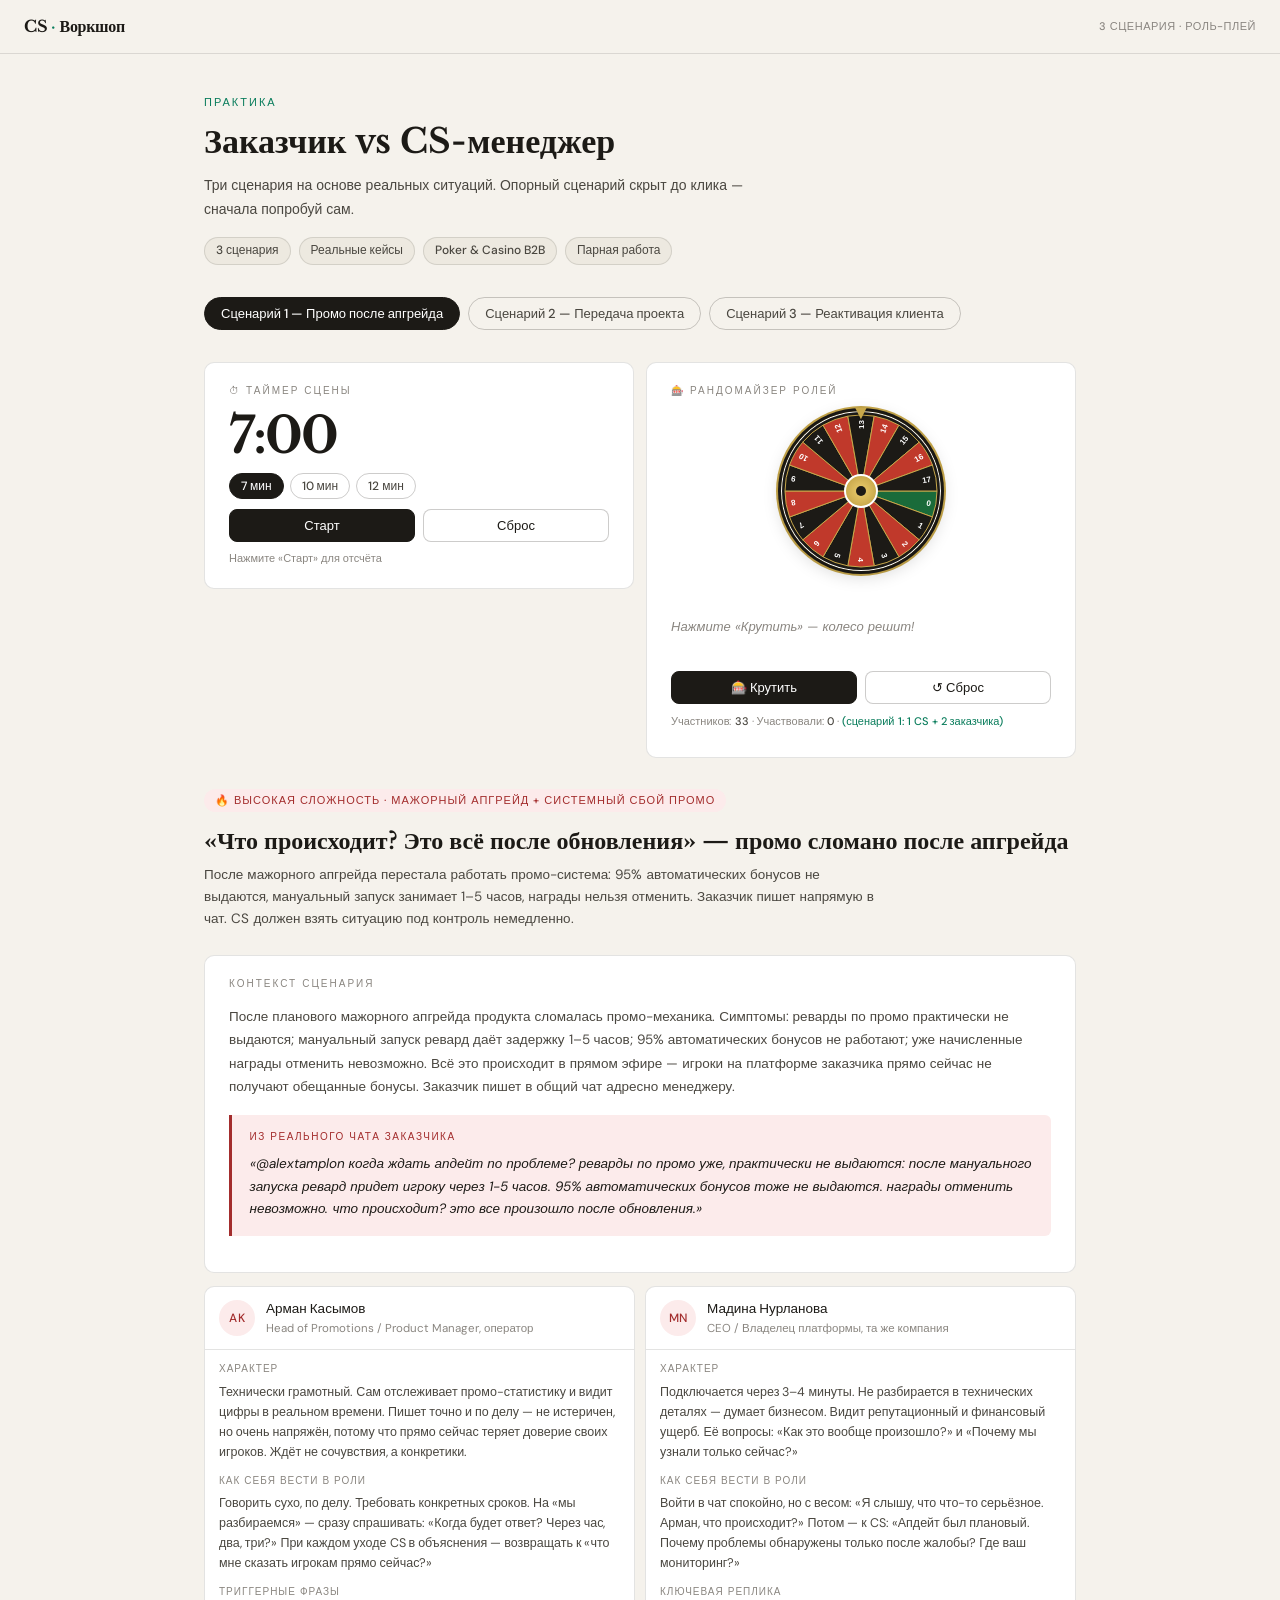
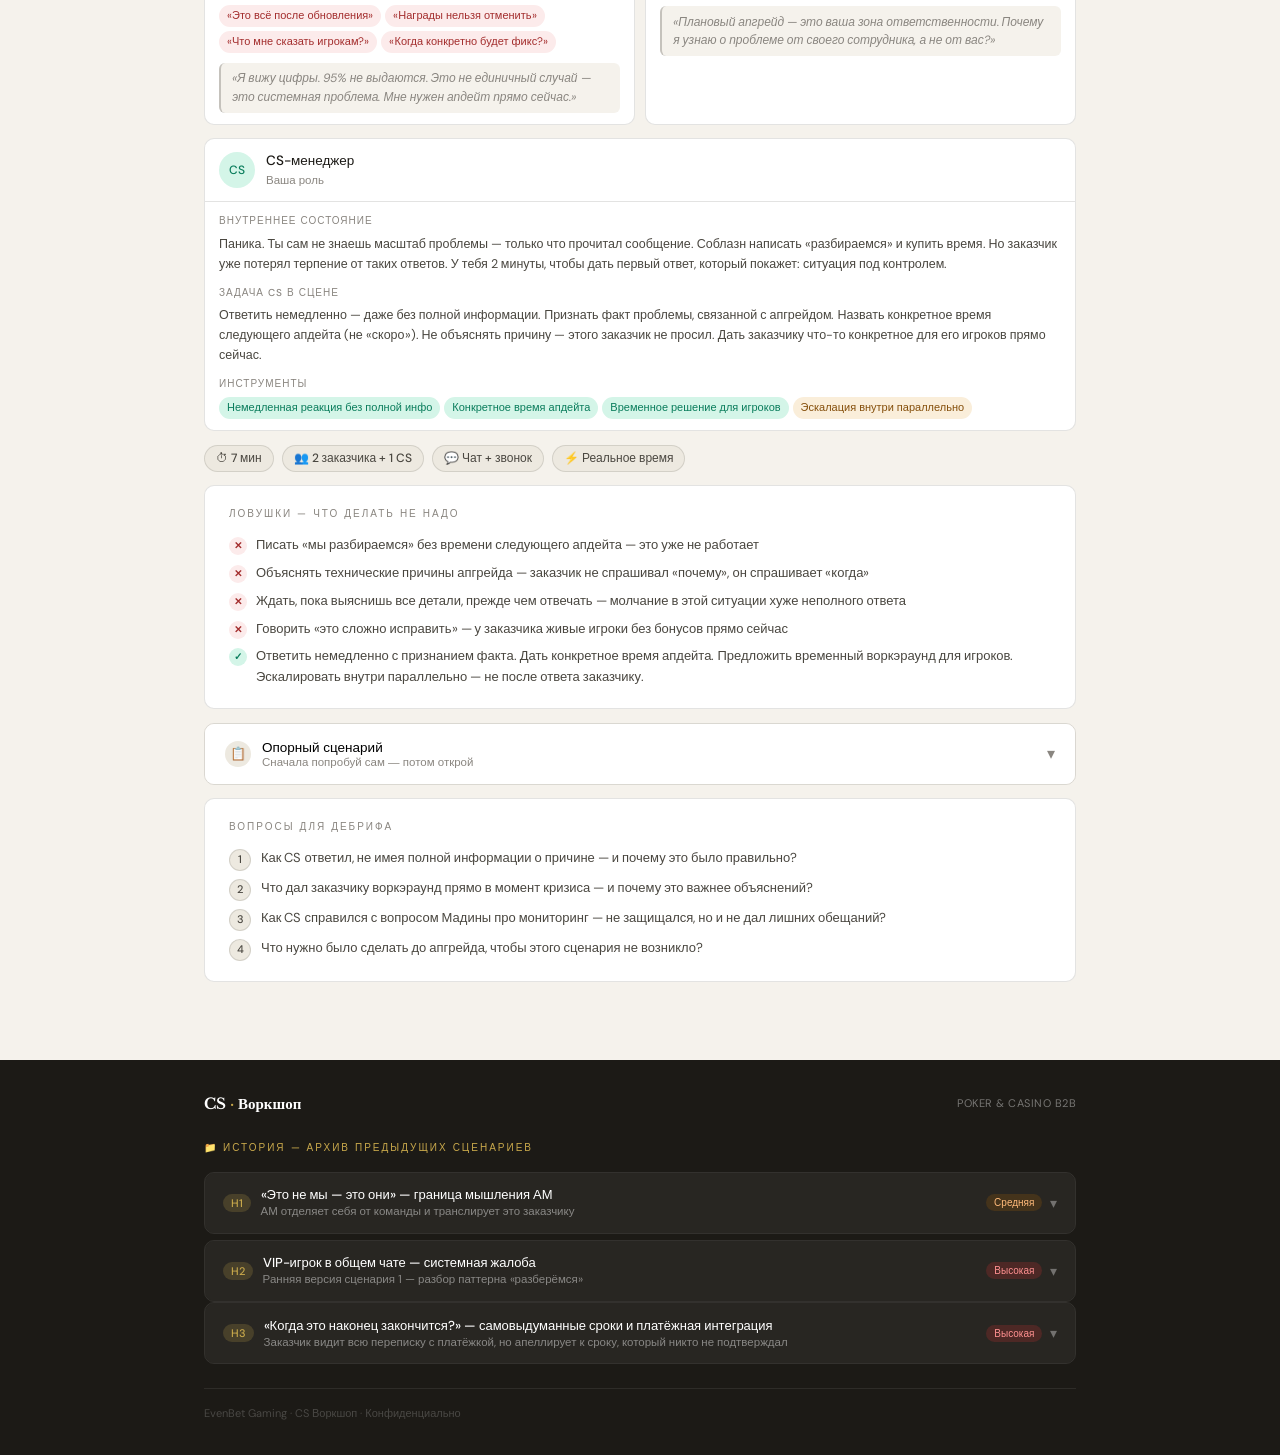
<file: roleplay_scenarios_cs.html>
<!DOCTYPE html>
<html lang="ru">
<head>
<meta charset="UTF-8">
<meta name="viewport" content="width=device-width, initial-scale=1.0">
<title>Роль-плей — CS vs Заказчик</title>
<link rel="preconnect" href="https://fonts.googleapis.com">
<link rel="preconnect" href="https://fonts.gstatic.com" crossorigin>
<link href="https://fonts.googleapis.com/css2?family=Libre+Baskerville:ital,wght@0,400;0,700;1,400&family=DM+Sans:wght@300;400;500&display=swap" rel="stylesheet">
<style>
:root{
  --bg:#F5F2EC;--bg2:#EDE9E0;--bg3:#E4E0D5;
  --ink:#1C1A16;--ink2:#4A4740;--ink3:#8A8680;
  --teal:#0A7D5C;--teal-l:#D4F5E8;--teal-m:#9FE1CB;
  --red:#A32D2D;--red-l:#FCEBEB;
  --amber:#854F0B;--amber-l:#FAEEDA;
  --blue:#185FA5;--blue-l:#E6F1FB;
  --purple:#534AB7;--purple-l:#EEEDFE;
  --gold:#C8A84B;--gold-l:#FBF0D4;
  --border:rgba(28,26,22,.12);--border-m:rgba(28,26,22,.22);
  --r:10px;--r-sm:6px;
}
*{box-sizing:border-box;margin:0;padding:0}
body{font-family:'DM Sans',sans-serif;background:var(--bg);color:var(--ink);min-height:100vh;line-height:1.6}

/* ── STICKY HEADER ── */
.site-header{border-bottom:1px solid var(--border);padding:.85rem 1.5rem;display:flex;align-items:center;justify-content:space-between;gap:12px;background:rgba(245,242,236,.95);position:sticky;top:0;z-index:200;backdrop-filter:blur(10px)}
.logo{font-family:'Libre Baskerville',serif;font-size:16px;font-weight:700;letter-spacing:-.3px;color:var(--ink);flex-shrink:0}
.logo span{color:var(--teal)}
/* Timer in header */
.header-timer{display:none;align-items:center;gap:10px;background:#fff;border:1px solid var(--border);border-radius:30px;padding:5px 14px}
.header-timer.visible{display:flex}
.ht-display{font-family:'Libre Baskerville',serif;font-size:20px;font-weight:700;letter-spacing:-1px;color:var(--ink);min-width:48px;font-variant-numeric:tabular-nums}
.ht-display.warn{color:var(--amber)}
.ht-display.danger{color:var(--red);animation:tpulse .7s ease-in-out infinite}
.ht-display.done{color:var(--teal)}
.ht-btn{font-size:12px;font-weight:500;padding:3px 10px;border-radius:20px;border:1px solid var(--border-m);background:transparent;color:var(--ink2);cursor:pointer;font-family:'DM Sans',sans-serif;transition:all .15s}
.ht-btn:hover{background:var(--bg2)}
.ht-btn.go{background:var(--ink);color:#fff;border-color:var(--ink)}
.header-meta{font-size:11px;color:var(--ink3);font-weight:500;letter-spacing:.5px;text-transform:uppercase;flex-shrink:0}

@keyframes tpulse{0%,100%{opacity:1}50%{opacity:.4}}
@keyframes fadeIn{from{opacity:0;transform:translateY(6px)}to{opacity:1;transform:translateY(0)}}

/* ── MAIN ── */
main{max-width:920px;margin:0 auto;padding:2.5rem 1.5rem 4rem}

/* ── INTRO ── */
.intro{margin-bottom:2rem}
.intro-label{font-size:11px;font-weight:500;letter-spacing:2px;text-transform:uppercase;color:var(--teal);margin-bottom:.6rem}
.intro h1{font-family:'Libre Baskerville',serif;font-size:clamp(24px,4vw,34px);font-weight:700;line-height:1.2;margin-bottom:.75rem}
.intro p{font-size:14px;color:var(--ink2);max-width:580px;line-height:1.7}
.intro-meta{display:flex;gap:8px;flex-wrap:wrap;margin-top:1rem}
.meta-pill{font-size:12px;font-weight:500;padding:3px 11px;border-radius:20px;background:var(--bg2);color:var(--ink2);border:1px solid var(--border)}

/* ── TABS ── */
.sc-tabs{display:flex;gap:8px;margin-bottom:2rem;flex-wrap:wrap}
.sc-tab{font-family:'DM Sans',sans-serif;font-size:13px;font-weight:500;padding:7px 16px;border-radius:30px;border:1.5px solid var(--border-m);background:transparent;color:var(--ink2);cursor:pointer;transition:all .2s}
.sc-tab:hover{background:var(--bg2)}
.sc-tab.active{background:var(--ink);color:#fff;border-color:var(--ink)}

/* ── SCENARIO PANEL ── */
.sc-panel{display:none;animation:fadeIn .25s ease}
.sc-panel.active{display:block}

/* ── TOOLS PANEL ── */
.tools-panel{display:grid;grid-template-columns:1fr 1fr;gap:12px;margin-bottom:1.75rem}
@media(max-width:600px){.tools-panel{grid-template-columns:1fr}}

/* ── TIMER CARD ── */
.timer-card{background:#fff;border:1px solid var(--border);border-radius:var(--r);padding:1.25rem 1.5rem;align-self:start}
.tool-label{font-size:10px;font-weight:500;letter-spacing:2px;text-transform:uppercase;color:var(--ink3);margin-bottom:.75rem}
.timer-display{font-family:'Libre Baskerville',serif;font-size:50px;font-weight:700;color:var(--ink);letter-spacing:-2px;line-height:1;margin-bottom:.75rem;transition:color .3s;font-variant-numeric:tabular-nums}
.timer-display.warn{color:var(--amber)}
.timer-display.danger{color:var(--red);animation:tpulse .7s ease-in-out infinite}
.timer-display.done{color:var(--teal)}
.timer-preset-row{display:flex;gap:6px;flex-wrap:wrap;margin-bottom:.65rem}
.t-preset{font-size:12px;font-weight:500;padding:4px 11px;border-radius:20px;border:1px solid var(--border-m);background:transparent;color:var(--ink2);cursor:pointer;transition:all .15s;font-family:'DM Sans',sans-serif}
.t-preset:hover{background:var(--bg2)}
.t-preset.sel{background:var(--ink);color:#fff;border-color:var(--ink)}
.timer-controls{display:flex;gap:8px}
.t-btn{font-family:'DM Sans',sans-serif;font-size:13px;font-weight:500;padding:7px 14px;border-radius:8px;border:1.5px solid var(--border-m);background:#fff;color:var(--ink);cursor:pointer;transition:all .15s;flex:1}
.t-btn:hover{background:var(--bg2)}
.t-btn.t-primary{background:var(--ink);color:#fff;border-color:var(--ink)}
.timer-status{font-size:11px;color:var(--ink3);margin-top:.5rem;min-height:15px}

/* ── ROULETTE / RANDOMIZER ── */
.rand-card{background:#fff;border:1px solid var(--border);border-radius:var(--r);padding:1.25rem 1.5rem;display:flex;flex-direction:column}
.wheel-wrap{position:relative;width:160px;height:170px;margin:0 auto .8rem;flex-shrink:0}
#wheelCanvas{border-radius:50%;box-shadow:0 4px 18px rgba(0,0,0,.18),0 0 0 3px #1C1A16,0 0 0 5px #C8A84B;display:block}
.wheel-pointer{position:absolute;top:-9px;left:50%;transform:translateX(-50%);font-size:20px;color:#C8A84B;text-shadow:0 2px 4px rgba(0,0,0,.3);line-height:1;z-index:2;pointer-events:none}
.rand-result{min-height:68px;display:flex;flex-direction:column;justify-content:center;margin-bottom:.6rem}
.rand-pair{display:flex;gap:8px;align-items:stretch}
.rand-person{flex:1}
.rand-role-label{font-size:10px;font-weight:500;letter-spacing:1.5px;text-transform:uppercase;margin-bottom:2px}
.role-cs-lbl{color:var(--teal)}
.role-cl-lbl{color:var(--red)}
.rand-name{font-family:'Libre Baskerville',serif;font-size:15px;font-weight:700;color:var(--ink);line-height:1.25;transition:all .15s}
.rand-name.spinning{opacity:0;transform:translateY(-3px)}
/* Replace button */
.rand-replace-row{display:flex;gap:6px;margin-top:4px}
.replace-btn{font-size:11px;font-weight:500;padding:2px 8px;border-radius:12px;border:1px solid var(--border-m);background:transparent;color:var(--ink2);cursor:pointer;font-family:'DM Sans',sans-serif;transition:all .15s;display:flex;align-items:center;gap:3px}
.replace-btn:hover{background:var(--bg2)}
.replace-btn.cs-replace{border-color:var(--teal);color:var(--teal)}
.replace-btn.cl-replace{border-color:var(--red);color:var(--red)}
.rand-sep{width:1px;background:var(--border);flex-shrink:0}
.rand-empty{font-size:13px;color:var(--ink3);font-style:italic}
.rand-controls{display:flex;gap:8px;margin-bottom:.55rem}
.r-btn{font-family:'DM Sans',sans-serif;font-size:13px;font-weight:500;padding:7px 14px;border-radius:8px;border:1.5px solid var(--border-m);background:#fff;color:var(--ink);cursor:pointer;transition:all .15s;flex:1}
.r-btn:hover{background:var(--bg2)}
.r-btn.r-primary{background:var(--ink);color:#fff;border-color:var(--ink)}
.rand-count{font-size:11px;color:var(--ink3);margin-bottom:.4rem}
.rand-count span{font-weight:500;color:var(--ink2)}
.picked-list{display:flex;flex-wrap:wrap;gap:3px;max-height:54px;overflow-y:auto}
.picked-chip{font-size:10px;padding:2px 7px;border-radius:10px;background:var(--bg2);color:var(--ink2)}
.picked-chip.latest{background:var(--ink);color:#fff;font-weight:500}

/* ── SCENARIO HEADER ── */
.sc-header{margin-bottom:1.5rem}
.sc-difficulty{display:inline-flex;align-items:center;gap:6px;font-size:11px;font-weight:500;letter-spacing:1px;text-transform:uppercase;padding:3px 11px;border-radius:20px;margin-bottom:.85rem}
.diff-high{background:var(--red-l);color:var(--red)}
.diff-med{background:var(--amber-l);color:var(--amber)}
.diff-vhigh{background:var(--purple-l);color:var(--purple)}
.sc-header h2{font-family:'Libre Baskerville',serif;font-size:clamp(18px,3vw,24px);font-weight:700;line-height:1.25;margin-bottom:.5rem}
.sc-header .subtitle{font-size:13.5px;color:var(--ink2);line-height:1.65;max-width:680px}

/* ── BLOCKS ── */
.block{background:#fff;border:1px solid var(--border);border-radius:var(--r);padding:1.25rem 1.5rem;margin-bottom:.85rem}
.block-label{font-size:10px;font-weight:500;letter-spacing:2px;text-transform:uppercase;color:var(--ink3);margin-bottom:.8rem}
.block-text{font-size:13.5px;color:var(--ink2);line-height:1.75}

/* ── REAL QUOTE ── */
.real-quote{margin:1rem 0;background:var(--red-l);border-left:3px solid var(--red);border-radius:0 var(--r-sm) var(--r-sm) 0;padding:.9rem 1.1rem}
.real-quote .rq-label{font-size:10px;font-weight:500;letter-spacing:1.5px;text-transform:uppercase;color:var(--red);margin-bottom:.45rem}
.real-quote p{font-size:13.5px;color:var(--ink);line-height:1.7;font-style:italic}

/* ── CHARACTER CARDS ── */
.characters{display:grid;grid-template-columns:1fr 1fr;gap:10px;margin-bottom:.85rem}
@media(max-width:580px){.characters{grid-template-columns:1fr}}
.char-card{background:#fff;border:1px solid var(--border);border-radius:var(--r);overflow:hidden}
.char-head{padding:11px 14px;display:flex;align-items:center;gap:11px}
.av{width:36px;height:36px;border-radius:50%;display:flex;align-items:center;justify-content:center;font-size:12px;font-weight:500;flex-shrink:0;letter-spacing:.5px}
.av-cl{background:var(--red-l);color:var(--red)}
.av-cs{background:var(--teal-l);color:var(--teal)}
.char-name{font-size:13.5px;font-weight:500;color:var(--ink)}
.char-role{font-size:11.5px;color:var(--ink3)}
.char-body{padding:11px 14px;border-top:1px solid var(--border)}
.char-section{margin-bottom:.65rem}
.char-section:last-child{margin-bottom:0}
.char-section-title{font-size:10px;font-weight:500;letter-spacing:1px;text-transform:uppercase;color:var(--ink3);margin-bottom:.3rem}
.char-section-text{font-size:12.5px;color:var(--ink2);line-height:1.6}
.char-tags{display:flex;flex-wrap:wrap;gap:4px;margin-top:.35rem}
.char-tag{font-size:11px;padding:2px 8px;border-radius:12px;background:var(--bg2);color:var(--ink2)}
.char-tag.red{background:var(--red-l);color:var(--red)}
.char-tag.teal{background:var(--teal-l);color:var(--teal)}
.char-tag.amber{background:var(--amber-l);color:var(--amber)}
.char-quote{font-size:12px;font-style:italic;color:var(--ink3);margin-top:.4rem;padding:.4rem .7rem;background:var(--bg);border-radius:var(--r-sm);border-left:2px solid var(--border-m);line-height:1.55}

/* ── TIMING PILLS ── */
.timing-row{display:flex;gap:8px;flex-wrap:wrap;margin-bottom:.85rem}
.t-pill{font-size:12px;font-weight:500;padding:3px 11px;border-radius:20px;background:var(--bg2);color:var(--ink2);border:1px solid var(--border)}

/* ── TRAPS ── */
.trap-list{display:flex;flex-direction:column;gap:7px}
.trap{display:flex;align-items:flex-start;gap:9px;font-size:13px;color:var(--ink2);line-height:1.6}
.trap-icon{width:18px;height:18px;border-radius:50%;display:flex;align-items:center;justify-content:center;font-size:10px;flex-shrink:0;margin-top:2px;font-weight:700}
.trap-icon.bad{background:var(--red-l);color:var(--red)}
.trap-icon.good{background:var(--teal-l);color:var(--teal)}

/* ── ACCORDION ── */
.accordion{border:1px solid var(--border);border-radius:var(--r);overflow:hidden;margin-bottom:.85rem}
.accordion-trigger{width:100%;background:#fff;border:none;padding:1rem 1.25rem;display:flex;align-items:center;justify-content:space-between;cursor:pointer;gap:12px;text-align:left;transition:background .15s}
.accordion-trigger:hover{background:var(--bg2)}
.accordion-trigger.open{background:var(--ink);color:#fff}
.trigger-left{display:flex;align-items:center;gap:11px}
.trigger-icon{width:26px;height:26px;border-radius:50%;background:var(--bg2);display:flex;align-items:center;justify-content:center;flex-shrink:0;font-size:13px}
.accordion-trigger.open .trigger-icon{background:rgba(255,255,255,.15)}
.trigger-label{font-size:13.5px;font-weight:500;color:inherit}
.trigger-sub{font-size:11.5px;color:var(--ink3);margin-top:1px}
.accordion-trigger.open .trigger-sub{color:rgba(255,255,255,.55)}
.chevron{font-size:16px;color:var(--ink3);transition:transform .25s;line-height:1;flex-shrink:0}
.accordion-trigger.open .chevron{transform:rotate(180deg);color:rgba(255,255,255,.6)}
.accordion-body{display:none;background:#fff;border-top:1px solid var(--border)}
.accordion-body.open{display:block}
.script-inner{padding:1rem 1.25rem}

/* ── SCRIPT LINES ── */
.script-line{display:flex;gap:10px;padding:.65rem 0;border-bottom:1px solid var(--border);align-items:flex-start}
.script-line:last-child{border-bottom:none;padding-bottom:0}
.who{min-width:68px;font-size:10.5px;font-weight:500;padding:3px 7px;border-radius:20px;text-align:center;flex-shrink:0;margin-top:2px}
.who.cl{background:var(--red-l);color:var(--red)}
.who.cs{background:var(--teal-l);color:var(--teal)}
.who.note{background:var(--bg2);color:var(--ink3)}
.line-text{font-size:13px;color:var(--ink);line-height:1.65}
.line-text em{color:var(--ink3);font-style:normal;font-size:11.5px;display:block;margin-top:2px}

/* ── DEBRIEF ── */
.debrief-list{display:flex;flex-direction:column;gap:7px}
.dq{display:flex;align-items:flex-start;gap:10px;font-size:13px;color:var(--ink2);line-height:1.6}
.dq-n{min-width:22px;height:22px;border-radius:50%;background:var(--bg2);color:var(--ink2);display:flex;align-items:center;justify-content:center;font-size:11px;font-weight:500;flex-shrink:0;margin-top:1px;border:1px solid var(--border)}

/* ── FOOTER ── */
footer{background:var(--ink);color:rgba(255,255,255,.6);padding:0}
.footer-inner{max-width:920px;margin:0 auto;padding:2rem 1.5rem}
.footer-top{display:flex;align-items:center;justify-content:space-between;gap:12px;margin-bottom:1.5rem}
.footer-logo{font-family:'Libre Baskerville',serif;font-size:15px;font-weight:700;color:#fff}
.footer-logo span{color:var(--gold)}
.footer-meta{font-size:11px;letter-spacing:.5px;text-transform:uppercase;color:rgba(255,255,255,.4)}

/* ── HISTORY SECTION IN FOOTER ── */
.history-title{font-size:10px;font-weight:500;letter-spacing:2px;text-transform:uppercase;color:var(--gold);margin-bottom:1rem}
.history-list{display:flex;flex-direction:column;gap:6px}
.hist-item{border:1px solid rgba(255,255,255,.1);border-radius:var(--r);overflow:hidden}
.hist-trigger{width:100%;background:rgba(255,255,255,.05);border:none;padding:.85rem 1.1rem;display:flex;align-items:center;justify-content:space-between;cursor:pointer;gap:12px;text-align:left;color:#fff;font-family:'DM Sans',sans-serif;transition:background .15s}
.hist-trigger:hover{background:rgba(255,255,255,.1)}
.hist-trigger.open{background:rgba(200,168,75,.15)}
.hist-trigger-left{display:flex;align-items:center;gap:10px}
.hist-num{font-size:11px;font-weight:500;padding:2px 8px;border-radius:20px;background:rgba(200,168,75,.2);color:var(--gold);flex-shrink:0}
.hist-name{font-size:13px;font-weight:500;color:#fff}
.hist-sub{font-size:11.5px;color:rgba(255,255,255,.45);margin-top:1px}
.hist-difficulty{font-size:10px;font-weight:500;padding:2px 8px;border-radius:20px;flex-shrink:0}
.hd-high{background:rgba(163,45,45,.3);color:#FF9090}
.hd-med{background:rgba(133,79,11,.3);color:#FFBA7A}
.hist-chevron{font-size:14px;color:rgba(255,255,255,.35);transition:transform .25s;flex-shrink:0}
.hist-trigger.open .hist-chevron{transform:rotate(180deg);color:var(--gold)}
.hist-body{display:none;border-top:1px solid rgba(255,255,255,.08);background:rgba(0,0,0,.2);padding:1.25rem}
.hist-body.open{display:block}
.hist-block{margin-bottom:1rem}
.hist-block:last-child{margin-bottom:0}
.hist-block-label{font-size:10px;font-weight:500;letter-spacing:1.5px;text-transform:uppercase;color:rgba(255,255,255,.35);margin-bottom:.5rem}
.hist-block-text{font-size:13px;color:rgba(255,255,255,.75);line-height:1.7}
.hist-quote{background:rgba(163,45,45,.2);border-left:2px solid rgba(163,45,45,.6);border-radius:0 6px 6px 0;padding:.7rem .9rem;margin:.6rem 0;font-size:12.5px;color:rgba(255,255,255,.8);font-style:italic;line-height:1.65}
.hist-chars{display:grid;grid-template-columns:1fr 1fr;gap:8px;margin-bottom:.75rem}
@media(max-width:480px){.hist-chars{grid-template-columns:1fr}}
.hist-char{background:rgba(255,255,255,.05);border:1px solid rgba(255,255,255,.1);border-radius:8px;padding:.75rem}
.hist-char-name{font-size:13px;font-weight:500;color:#fff;margin-bottom:2px}
.hist-char-role{font-size:11px;color:rgba(255,255,255,.4);margin-bottom:.4rem}
.hist-char-body{font-size:12px;color:rgba(255,255,255,.65);line-height:1.6}
.hist-traps{display:flex;flex-direction:column;gap:5px}
.hist-trap{font-size:12px;color:rgba(255,255,255,.65);display:flex;gap:7px;line-height:1.55}
.hist-trap-icon{font-size:12px;flex-shrink:0}
.footer-copy{font-size:11px;color:rgba(255,255,255,.2);margin-top:1.5rem;padding-top:1rem;border-top:1px solid rgba(255,255,255,.08)}
</style>
</head>
<body>

<header class="site-header">
  <div class="logo">CS<span> · </span>Воркшоп</div>

  <!-- Timer in header — shown after timer starts -->
  <div class="header-timer" id="headerTimer">
    <div class="ht-display" id="htDisplay">7:00</div>
    <button class="ht-btn go" id="htBtn" onclick="timerToggle()">Пауза</button>
    <button class="ht-btn" onclick="timerReset()">↺</button>
  </div>

  <div class="header-meta">3 сценария · Роль-плей</div>
</header>

<main>
  <div class="intro">
    <div class="intro-label">Практика</div>
    <h1>Заказчик vs CS-менеджер</h1>
    <p>Три сценария на основе реальных ситуаций. Опорный сценарий скрыт до клика — сначала попробуй сам.</p>
    <div class="intro-meta">
      <span class="meta-pill">3 сценария</span>
      <span class="meta-pill">Реальные кейсы</span>
      <span class="meta-pill">Poker &amp; Casino B2B</span>
      <span class="meta-pill">Парная работа</span>
    </div>
  </div>

  <div class="sc-tabs">
    <button class="sc-tab active" onclick="showScenario('s1',this)">Сценарий 1 — Промо после апгрейда</button>
    <button class="sc-tab" onclick="showScenario('s2',this)">Сценарий 2 — Передача проекта</button>
    <button class="sc-tab" onclick="showScenario('s3',this)">Сценарий 3 — Реактивация клиента</button>
  </div>

  <!-- TOOLS: TIMER + RANDOMIZER -->
  <div class="tools-panel">

    <div class="timer-card">
      <div class="tool-label">⏱ Таймер сцены</div>
      <div class="timer-display" id="timerDisplay">7:00</div>
      <div class="timer-preset-row">
        <button class="t-preset sel" onclick="setPreset(7,this)">7 мин</button>
        <button class="t-preset" onclick="setPreset(10,this)">10 мин</button>
        <button class="t-preset" onclick="setPreset(12,this)">12 мин</button>
      </div>
      <div class="timer-controls">
        <button class="t-btn t-primary" id="timerStartBtn" onclick="timerToggle()">Старт</button>
        <button class="t-btn" onclick="timerReset()">Сброс</button>
      </div>
      <div class="timer-status" id="timerStatus">Нажмите «Старт» для отсчёта</div>
    </div>

    <div class="rand-card">
      <div class="tool-label">🎰 Рандомайзер ролей</div>
      <div class="wheel-wrap">
        <canvas id="wheelCanvas" width="160" height="160"></canvas>
        <div class="wheel-pointer">▼</div>
      </div>
      <div class="rand-result" id="randResult">
        <div class="rand-empty">Нажмите «Крутить» — колесо решит!</div>
      </div>
      <div class="rand-controls">
        <button class="r-btn r-primary" id="spinBtn" onclick="pickRoles()">🎰 Крутить</button>
        <button class="r-btn" onclick="resetRand()">↺ Сброс</button>
      </div>
      <div class="rand-count">Участников: <span>33</span> · Участвовали: <span id="pickedCount">0</span> · <span id="randModeHint" style="color:var(--teal)">(сценарий 1: 1 CS + 2 заказчика)</span></div>
      <div class="picked-list" id="pickedList"></div>
    </div>

  </div>

  <!-- ════ SCENARIO 1 ════ -->
  <div class="sc-panel active" id="s1">
    <div class="sc-header">
      <div class="sc-difficulty diff-high">🔥 Высокая сложность · Мажорный апгрейд + системный сбой промо</div>
      <h2>«Что происходит? Это всё после обновления» — промо сломано после апгрейда</h2>
      <p class="subtitle">После мажорного апгрейда перестала работать промо-система: 95% автоматических бонусов не выдаются, мануальный запуск занимает 1–5 часов, награды нельзя отменить. Заказчик пишет напрямую в чат. CS должен взять ситуацию под контроль немедленно.</p>
    </div>

    <div class="block">
      <div class="block-label">Контекст сценария</div>
      <div class="block-text">После планового мажорного апгрейда продукта сломалась промо-механика. Симптомы: реварды по промо практически не выдаются; мануальный запуск ревард даёт задержку 1–5 часов; 95% автоматических бонусов не работают; уже начисленные награды отменить невозможно. Всё это происходит в прямом эфире — игроки на платформе заказчика прямо сейчас не получают обещанные бонусы. Заказчик пишет в общий чат адресно менеджеру.</div>
      <div class="real-quote">
        <div class="rq-label">Из реального чата заказчика</div>
        <p>«@alextamplon когда ждать апдейт по проблеме? реварды по промо уже, практически не выдаются: после мануального запуска ревард придет игроку через 1-5 часов. 95% автоматических бонусов тоже не выдаются. награды отменить невозможно. что происходит? это все произошло после обновления.»</p>
      </div>
    </div>

    <div class="characters">
      <div class="char-card">
        <div class="char-head">
          <div class="av av-cl">AK</div>
          <div><div class="char-name">Арман Касымов</div><div class="char-role">Head of Promotions / Product Manager, оператор</div></div>
        </div>
        <div class="char-body">
          <div class="char-section">
            <div class="char-section-title">Характер</div>
            <div class="char-section-text">Технически грамотный. Сам отслеживает промо-статистику и видит цифры в реальном времени. Пишет точно и по делу — не истеричен, но очень напряжён, потому что прямо сейчас теряет доверие своих игроков. Ждёт не сочувствия, а конкретики.</div>
          </div>
          <div class="char-section">
            <div class="char-section-title">Как себя вести в роли</div>
            <div class="char-section-text">Говорить сухо, по делу. Требовать конкретных сроков. На «мы разбираемся» — сразу спрашивать: «Когда будет ответ? Через час, два, три?» При каждом уходе CS в объяснения — возвращать к «что мне сказать игрокам прямо сейчас?»</div>
          </div>
          <div class="char-section">
            <div class="char-section-title">Триггерные фразы</div>
            <div class="char-tags">
              <span class="char-tag red">«Это всё после обновления»</span>
              <span class="char-tag red">«Награды нельзя отменить»</span>
              <span class="char-tag red">«Что мне сказать игрокам?»</span>
              <span class="char-tag red">«Когда конкретно будет фикс?»</span>
            </div>
          </div>
          <div class="char-quote">«Я вижу цифры. 95% не выдаются. Это не единичный случай — это системная проблема. Мне нужен апдейт прямо сейчас.»</div>
        </div>
      </div>
      <div class="char-card">
        <div class="char-head">
          <div class="av av-cl">MN</div>
          <div><div class="char-name">Мадина Нурланова</div><div class="char-role">CEO / Владелец платформы, та же компания</div></div>
        </div>
        <div class="char-body">
          <div class="char-section">
            <div class="char-section-title">Характер</div>
            <div class="char-section-text">Подключается через 3–4 минуты. Не разбирается в технических деталях — думает бизнесом. Видит репутационный и финансовый ущерб. Её вопросы: «Как это вообще произошло?» и «Почему мы узнали только сейчас?»</div>
          </div>
          <div class="char-section">
            <div class="char-section-title">Как себя вести в роли</div>
            <div class="char-section-text">Войти в чат спокойно, но с весом: «Я слышу, что что-то серьёзное. Арман, что происходит?» Потом — к CS: «Апдейт был плановый. Почему проблемы обнаружены только после жалобы? Где ваш мониторинг?»</div>
          </div>
          <div class="char-section">
            <div class="char-section-title">Ключевая реплика</div>
            <div class="char-quote">«Плановый апгрейд — это ваша зона ответственности. Почему я узнаю о проблеме от своего сотрудника, а не от вас?»</div>
          </div>
        </div>
      </div>
    </div>

    <div class="char-card" style="margin-bottom:.85rem">
      <div class="char-head">
        <div class="av av-cs">CS</div>
        <div><div class="char-name">CS-менеджер</div><div class="char-role">Ваша роль</div></div>
      </div>
      <div class="char-body">
        <div class="char-section">
          <div class="char-section-title">Внутреннее состояние</div>
          <div class="char-section-text">Паника. Ты сам не знаешь масштаб проблемы — только что прочитал сообщение. Соблазн написать «разбираемся» и купить время. Но заказчик уже потерял терпение от таких ответов. У тебя 2 минуты, чтобы дать первый ответ, который покажет: ситуация под контролем.</div>
        </div>
        <div class="char-section">
          <div class="char-section-title">Задача CS в сцене</div>
          <div class="char-section-text">Ответить немедленно — даже без полной информации. Признать факт проблемы, связанной с апгрейдом. Назвать конкретное время следующего апдейта (не «скоро»). Не объяснять причину — этого заказчик не просил. Дать заказчику что-то конкретное для его игроков прямо сейчас.</div>
        </div>
        <div class="char-section">
          <div class="char-section-title">Инструменты</div>
          <div class="char-tags">
            <span class="char-tag teal">Немедленная реакция без полной инфо</span>
            <span class="char-tag teal">Конкретное время апдейта</span>
            <span class="char-tag teal">Временное решение для игроков</span>
            <span class="char-tag amber">Эскалация внутри параллельно</span>
          </div>
        </div>
      </div>
    </div>

    <div class="timing-row">
      <span class="t-pill">⏱ 7 мин</span>
      <span class="t-pill">👥 2 заказчика + 1 CS</span>
      <span class="t-pill">💬 Чат + звонок</span>
      <span class="t-pill">⚡ Реальное время</span>
    </div>

    <div class="block">
      <div class="block-label">Ловушки — что делать не надо</div>
      <div class="trap-list">
        <div class="trap"><span class="trap-icon bad">✕</span>Писать «мы разбираемся» без времени следующего апдейта — это уже не работает</div>
        <div class="trap"><span class="trap-icon bad">✕</span>Объяснять технические причины апгрейда — заказчик не спрашивал «почему», он спрашивает «когда»</div>
        <div class="trap"><span class="trap-icon bad">✕</span>Ждать, пока выяснишь все детали, прежде чем отвечать — молчание в этой ситуации хуже неполного ответа</div>
        <div class="trap"><span class="trap-icon bad">✕</span>Говорить «это сложно исправить» — у заказчика живые игроки без бонусов прямо сейчас</div>
        <div class="trap"><span class="trap-icon good">✓</span>Ответить немедленно с признанием факта. Дать конкретное время апдейта. Предложить временный воркэраунд для игроков. Эскалировать внутри параллельно — не после ответа заказчику.</div>
      </div>
    </div>

    <div class="accordion">
      <button class="accordion-trigger" onclick="toggleAccordion(this)">
        <div class="trigger-left">
          <div class="trigger-icon">📋</div>
          <div><div class="trigger-label">Опорный сценарий</div><div class="trigger-sub">Сначала попробуй сам — потом открой</div></div>
        </div>
        <div class="chevron">▾</div>
      </button>
      <div class="accordion-body">
        <div class="script-inner">
          <div class="script-line"><span class="who cl">Арман</span><span class="line-text">@CS когда ждать апдейт по проблеме? реварды практически не выдаются, 95% автоматических бонусов не работают, награды отменить невозможно. Что происходит? Это всё после обновления.</span></div>
          <div class="script-line"><span class="who cs">CS</span><span class="line-text">Арман, вижу сообщение — реагирую прямо сейчас. Факт подтверждаю: после апгрейда есть проблема с промо-механикой. Я эскалирую в техническую команду в эту секунду. Апдейт по статусу дам через 30 минут — не позже 14:30. <em>(пауза)</em> Пока временный воркэраунд: мануальный запуск работает, задержка 1–5 часов — можете использовать для критичных промо прямо сейчас.</span></div>
          <div class="script-line"><span class="who cl">Арман</span><span class="line-text">30 минут — это слишком долго. У нас активная промо-акция. Что мне сказать игрокам, которые не получают бонусы?</span></div>
          <div class="script-line"><span class="who cs">CS</span><span class="line-text">Понимаю. Для игроков: можете сообщить, что начисления проходят с задержкой до 5 часов — технически это правда и не является ложью. По фиксу — я пишу команде прямо сейчас, как только будет конкретный статус — напишу раньше 30 минут. Если критично — дайте мне 10 минут, я узнаю промежуточный статус.</span></div>
          <div class="script-line"><span class="who cl">Мадина</span><span class="line-text"><em>(подключается)</em> Плановый апгрейд — это ваша зона ответственности. Почему я узнаю о проблеме от своего сотрудника, а не от вас?</span></div>
          <div class="script-line"><span class="who cs">CS</span><span class="line-text">Мадина, это справедливый вопрос. Проактивное уведомление должно было прийти от нас — этого не произошло, и это наша ошибка. Прямо сейчас фокусируюсь на решении. После устранения — разберём, почему мониторинг не сработал, и дам вам письменный отчёт.</span></div>
          <div class="script-line"><span class="who note">После сцены</span><span class="line-text">CS обязан выполнить обещание: апдейт через 30 мин максимум. Параллельно — внутренняя эскалация идёт с первой минуты, не после разговора.</span></div>
        </div>
      </div>
    </div>

    <div class="block">
      <div class="block-label">Вопросы для дебрифа</div>
      <div class="debrief-list">
        <div class="dq"><span class="dq-n">1</span>Как CS ответил, не имея полной информации о причине — и почему это было правильно?</div>
        <div class="dq"><span class="dq-n">2</span>Что дал заказчику воркэраунд прямо в момент кризиса — и почему это важнее объяснений?</div>
        <div class="dq"><span class="dq-n">3</span>Как CS справился с вопросом Мадины про мониторинг — не защищался, но и не дал лишних обещаний?</div>
        <div class="dq"><span class="dq-n">4</span>Что нужно было сделать до апгрейда, чтобы этого сценария не возникло?</div>
      </div>
    </div>
  </div>

  <!-- ════ SCENARIO 2 ════ -->
  <div class="sc-panel" id="s2">
    <div class="sc-header">
      <div class="sc-difficulty diff-med">⚠ Средняя сложность · Провалы передачи + молчание заказчика</div>
      <h2>«Я это уже говорил» — заказчик выходит на связь после долгого молчания</h2>
      <p class="subtitle">Проект долго стоял на паузе. АМ сменился без полноценной передачи. Новый АМ вынужден восстанавливать контекст в разговоре с заказчиком — у которого своё понимание того, «что уже было договорено».</p>
    </div>

    <div class="block">
      <div class="block-label">Контекст сценария</div>
      <div class="block-text">На проекте мало активностей: заказчик долго молчал, не отвечал на запросы. За это время сменился АМ/КМ — без передачи тонкостей: нет списка договорённостей, нет уточнённого списка валют (они передавались хаотично в чате), нет подтверждённой территории оперирования, нет полного списка провайдеров. Заказчик выходит на связь первым и ожидает, что «всё помнят». При этом у него собственная техническая команда, которая ведёт его фронт-энд — и она тоже может не отвечать неделями, блокируя тестирование.</div>
    </div>

    <div class="characters">
      <div class="char-card">
        <div class="char-head">
          <div class="av av-cl">ZK</div>
          <div><div class="char-name">Заказчик — Project Owner</div><div class="char-role">Оператор казино или покер-рума</div></div>
        </div>
        <div class="char-body">
          <div class="char-section">
            <div class="char-section-title">Характер</div>
            <div class="char-section-text">Занятой человек, сам не всегда на связи. Искренне убеждён, что все детали «давно переданы» — хотя передавал их хаотично, в разных сообщениях, без структуры. Раздражается, когда его переспрашивают о том, что «он уже говорил». Не враждебен, но нетерпелив.</div>
          </div>
          <div class="char-section">
            <div class="char-section-title">Как себя вести в роли</div>
            <div class="char-section-text">Говорить уверенно, слегка удивлённо. На уточняющие вопросы реагировать: «Ну я же это писал в чате!» или «Мы же это обсуждали». Если АМ признаёт пробел и берёт на себя ответственность за сбор — смягчаться. Если АМ начинает искать виноватых — закрываться.</div>
          </div>
          <div class="char-section">
            <div class="char-section-title">Дополнительный фактор</div>
            <div class="char-section-text">Его фронт-энд команда — не в его прямом подчинении или просто перегружена. Когда АМ говорит «нам нужно тестирование» — заказчик отвечает «я передам», но реально это может занять 2 недели.</div>
          </div>
          <div class="char-section">
            <div class="char-section-title">Триггерные фразы</div>
            <div class="char-tags">
              <span class="char-tag red">«Я это уже говорил»</span>
              <span class="char-tag red">«Мне казалось, всё понятно»</span>
              <span class="char-tag red">«Почему вы снова спрашиваете?»</span>
            </div>
          </div>
        </div>
      </div>
      <div class="char-card">
        <div class="char-head">
          <div class="av av-cs">CS</div>
          <div><div class="char-name">CS/AM-менеджер</div><div class="char-role">Ваша роль — новый АМ на проекте</div></div>
        </div>
        <div class="char-body">
          <div class="char-section">
            <div class="char-section-title">Внутреннее состояние</div>
            <div class="char-section-text">Ты новый на этом проекте. Предыдущий АМ оставил мало документации. В чате есть разрозненные сообщения, но нет единого списка. Неловко признавать пробел, но единственный способ двигаться — собрать всё заново, не перекладывая на заказчика вину за хаос.</div>
          </div>
          <div class="char-section">
            <div class="char-section-title">Задача CS в сцене</div>
            <div class="char-section-text">Не перекладывать ответственность за пробел передачи на заказчика. Взять инициативу: «Давайте я подготовлю сводный документ и мы за 30 минут всё верифицируем». Зафиксировать ответственность за фронт заказчика: назвать конкретный дедлайн для обратной связи от его команды.</div>
          </div>
          <div class="char-section">
            <div class="char-section-title">Инструменты</div>
            <div class="char-tags">
              <span class="char-tag teal">Признание пробела без обвинений</span>
              <span class="char-tag teal">Проактивная верификация</span>
              <span class="char-tag amber">Дедлайн на ответ от фронт-команды</span>
            </div>
          </div>
        </div>
      </div>
    </div>

    <div class="timing-row">
      <span class="t-pill">⏱ 10 мин</span>
      <span class="t-pill">👥 1 заказчик + 1 CS</span>
      <span class="t-pill">📞 Звонок или переписка</span>
    </div>

    <div class="block">
      <div class="block-label">Ловушки — что делать не надо</div>
      <div class="trap-list">
        <div class="trap"><span class="trap-icon bad">✕</span>Говорить «предыдущий АМ не передал» — это перекладывание вины, заказчику всё равно</div>
        <div class="trap"><span class="trap-icon bad">✕</span>Делать вид, что «всё помнишь» — ложная уверенность выйдет боком на этапе тестирования</div>
        <div class="trap"><span class="trap-icon bad">✕</span>Требовать от заказчика заново всё объяснить — он уже объяснял, это его раздражает</div>
        <div class="trap"><span class="trap-icon bad">✕</span>Не фиксировать дедлайн на фронт-команду заказчика — проект снова зависнет</div>
        <div class="trap"><span class="trap-icon good">✓</span>Взять инициативу по сбору данных. Подготовить черновик сводки и попросить верифицировать. Зафиксировать дедлайн на тестирование письменно.</div>
      </div>
    </div>

    <div class="accordion">
      <button class="accordion-trigger" onclick="toggleAccordion(this)">
        <div class="trigger-left">
          <div class="trigger-icon">📋</div>
          <div><div class="trigger-label">Опорный сценарий</div><div class="trigger-sub">Сначала попробуй сам — потом открой</div></div>
        </div>
        <div class="chevron">▾</div>
      </button>
      <div class="accordion-body">
        <div class="script-inner">
          <div class="script-line"><span class="who cl">Заказчик</span><span class="line-text">Наконец-то! Я готов двигаться. Мы же всё обсудили — можно запускать тестирование? Я передам своим, они проверят фронт.</span></div>
          <div class="script-line"><span class="who cs">CS</span><span class="line-text">Рад, что вы снова на связи. Хочу сделать это правильно — чтобы тестирование прошло без сюрпризов. У меня есть часть информации, но хочу убедиться, что мы работаем с актуальными данными. Я подготовлю сводный файл по валютам, территориям и провайдерам — и пришлю вам сегодня на верификацию. Займёт не больше 15 минут вашего времени.</span></div>
          <div class="script-line"><span class="who cl">Заказчик</span><span class="line-text">Ну я же всё это писал в чате. Зачем заново?</span></div>
          <div class="script-line"><span class="who cs">CS</span><span class="line-text">Да, я видел переписку — и именно поэтому хочу всё свести в один документ, чтобы не было расхождений в процессе. Это не значит, что мы начинаем с нуля — это значит, что мы проверяем, прежде чем запускать тестирование. Это сэкономит время.</span></div>
          <div class="script-line"><span class="who cl">Заказчик</span><span class="line-text">Хорошо, ладно. Мои дадут обратную связь по фронту, как будут готовы.</span></div>
          <div class="script-line"><span class="who cs">CS</span><span class="line-text">Отлично. Чтобы не терять темп — давайте зафиксируем: я жду верификацию файла до [дата], а дедлайн от вашей команды по фронту — до [дата+3 дня]. Если что-то не успевает — напишите заранее, я скорректирую план. Это нормально, главное не молчать.</span></div>
          <div class="script-line"><span class="who note">Итог</span><span class="line-text">После звонка CS отправляет сводный документ с пустыми полями на верификацию. Не ждёт — действует первым. Дедлайны зафиксированы письменно.</span></div>
        </div>
      </div>
    </div>

    <div class="block">
      <div class="block-label">Вопросы для дебрифа</div>
      <div class="debrief-list">
        <div class="dq"><span class="dq-n">1</span>Как CS взял инициативу по верификации, не обвиняя предыдущего АМ или самого заказчика?</div>
        <div class="dq"><span class="dq-n">2</span>Как сформулировать дедлайн для фронт-команды заказчика — мягко, но с последствием?</div>
        <div class="dq"><span class="dq-n">3</span>Что происходит, если CS делает вид, что «всё помнит»? К чему это приводит на этапе тестирования?</div>
        <div class="dq"><span class="dq-n">4</span>Что нужно было сделать в момент передачи проекта, чтобы этого сценария не возникло?</div>
      </div>
    </div>
  </div>

  <!-- ════ SCENARIO 3 ════ -->
  <div class="sc-panel" id="s3">
    <div class="sc-header">
      <div class="sc-difficulty diff-med">🤝 Средняя сложность · Реактивация + сохранение отношений</div>
      <h2>«Мы давно не на связи» — реактивация неактивного клиента</h2>
      <p class="subtitle">Стандартный процесс эскалации по неактивным проектам. Цель — не ультиматум и не наказание, а профессиональное завершение или возобновление. Главное: какое впечатление мы оставляем, даже если сотрудничество сейчас не получается.</p>
    </div>

    <div class="block">
      <div class="block-label">Контекст сценария</div>
      <div class="block-text">Проект завис: клиент долго не выходит на связь, не отвечает на апдейты, не предоставляет нужные материалы со своей стороны. По внутреннему процессу CS должен инициировать звонок реактивации. Клиент может молчать по разным причинам — и CS не знает, какая именно. Важно выяснить мотив, не давя и не осуждая. Даже если контракт закончится — клиент должен уйти с ощущением, что с нами работать профессионально и приятно.</div>
    </div>

    <div class="block" style="background:var(--blue-l);border-color:var(--blue)">
      <div class="block-label" style="color:var(--blue)">Почему клиент может молчать — разбери перед сценой</div>
      <div style="display:grid;grid-template-columns:1fr 1fr;gap:8px;margin-top:.25rem">
        <div style="background:#fff;border-radius:var(--r-sm);padding:.7rem .9rem;font-size:12.5px;color:var(--ink2);line-height:1.55"><strong style="color:var(--blue);display:block;margin-bottom:3px">Внутренние изменения</strong>Сменился ответственный. Реорганизация. Проект не в приоритете. Бюджет заморожен.</div>
        <div style="background:#fff;border-radius:var(--r-sm);padding:.7rem .9rem;font-size:12.5px;color:var(--ink2);line-height:1.55"><strong style="color:var(--amber);display:block;margin-bottom:3px">Недовольство нами</strong>Что-то пошло не так раньше и осталось невысказанным. Потерял доверие, но не сказал.</div>
        <div style="background:#fff;border-radius:var(--r-sm);padding:.7rem .9rem;font-size:12.5px;color:var(--ink2);line-height:1.55"><strong style="color:var(--teal);display:block;margin-bottom:3px">Перегружен</strong>Просто не успевает. Наш проект — не единственный. Не хватает ресурса на своей стороне.</div>
        <div style="background:#fff;border-radius:var(--r-sm);padding:.7rem .9rem;font-size:12.5px;color:var(--ink2);line-height:1.55"><strong style="color:var(--red);display:block;margin-bottom:3px">Смотрит на конкурентов</strong>Рассматривает альтернативы. Ещё не ушёл, но уже думает. Молчание — защита.</div>
      </div>
    </div>

    <div class="characters">
      <div class="char-card">
        <div class="char-head">
          <div class="av av-cl">SK</div>
          <div><div class="char-name">Сергей Ким</div><div class="char-role">CEO / Co-founder, небольшой оператор</div></div>
        </div>
        <div class="char-body">
          <div class="char-section">
            <div class="char-section-title">Характер</div>
            <div class="char-section-text">Занятой, говорит кратко. Молчал не из злого умысла — просто навалилось. Слегка неловко, что пропал, но не признает этого первым. Если CS давит или обвиняет — закрывается. Если CS профессионален и без упрёков — охотно объясняет, что происходит.</div>
          </div>
          <div class="char-section">
            <div class="char-section-title">Реальный мотив (известен только игроку)</div>
            <div class="char-section-text">Инвесторы заморозили часть бюджета на 2 месяца. Проект жив, но старт сдвинулся. Не написал, потому что неловко — ждал сам прояснения со своей стороны.</div>
          </div>
          <div class="char-section">
            <div class="char-section-title">Как себя вести в роли</div>
            <div class="char-section-text">Отвечать коротко и немного уклончиво в начале. При первом давлении — слегка отстраниться: «мы сейчас пересматриваем приоритеты». При уважительном тоне CS без упрёков — открыться и рассказать про бюджет.</div>
          </div>
          <div class="char-section">
            <div class="char-section-title">Триггеры</div>
            <div class="char-tags">
              <span class="char-tag red">Упрёк за молчание → закрывается</span>
              <span class="char-tag red">«Мы вынуждены закрыть проект» — воспринимает как ультиматум</span>
              <span class="char-tag teal">Без давления + вопрос о ситуации → открывается</span>
            </div>
          </div>
        </div>
      </div>
      <div class="char-card">
        <div class="char-head">
          <div class="av av-cs">CS</div>
          <div><div class="char-name">CS-менеджер</div><div class="char-role">Ваша роль</div></div>
        </div>
        <div class="char-body">
          <div class="char-section">
            <div class="char-section-title">Внутреннее состояние</div>
            <div class="char-section-text">Не знаешь, почему клиент молчал. Не знаешь, хочет ли он продолжать. Есть соблазн либо давить («мы вынуждены закрыть»), либо заискивать («мы очень ценим вас»). Оба варианта неправильные. Нужна позиция равного партнёра.</div>
          </div>
          <div class="char-section">
            <div class="char-section-title">Задача CS в сцене</div>
            <div class="char-section-text">Выйти на контакт без упрёков. Дать клиенту возможность объяснить ситуацию. Если хочет продолжать — зафиксировать конкретный следующий шаг. Если не хочет — завершить профессионально, оставив дверь открытой. В любом случае: клиент уходит с ощущением уважения.</div>
          </div>
          <div class="char-section">
            <div class="char-section-title">Инструменты</div>
            <div class="char-tags">
              <span class="char-tag teal">Нейтральный тон, без упрёков</span>
              <span class="char-tag teal">Открытый вопрос о ситуации</span>
              <span class="char-tag teal">Гибкие опции — пауза, продолжение, завершение</span>
              <span class="char-tag amber">Профессиональное завершение без обид</span>
            </div>
          </div>
        </div>
      </div>
    </div>

    <div class="timing-row">
      <span class="t-pill">⏱ 10 мин</span>
      <span class="t-pill">👥 1 заказчик + 1 CS</span>
      <span class="t-pill">📞 Звонок реактивации</span>
    </div>

    <div class="block">
      <div class="block-label">Ловушки — что делать не надо</div>
      <div class="trap-list">
        <div class="trap"><span class="trap-icon bad">✕</span>«Мы вынуждены закрыть проект» без попытки понять ситуацию — это ультиматум, не процесс</div>
        <div class="trap"><span class="trap-icon bad">✕</span>«Вы долго не отвечали» — упрёк закрывает разговор, клиент защищается</div>
        <div class="trap"><span class="trap-icon bad">✕</span>Заискивать и делать скидки сразу — снижает позицию компании, клиент теряет уважение</div>
        <div class="trap"><span class="trap-icon bad">✕</span>Долго объяснять, что мы потеряли время — это о нас, не о клиенте</div>
        <div class="trap"><span class="trap-icon good">✓</span>Выйти на связь нейтрально. Спросить о ситуации. Предложить опции без давления. Завершить с достоинством в любом исходе.</div>
      </div>
    </div>

    <div class="accordion">
      <button class="accordion-trigger" onclick="toggleAccordion(this)">
        <div class="trigger-left">
          <div class="trigger-icon">📋</div>
          <div><div class="trigger-label">Опорный сценарий</div><div class="trigger-sub">Сначала попробуй сам — потом открой</div></div>
        </div>
        <div class="chevron">▾</div>
      </button>
      <div class="accordion-body">
        <div class="script-inner">
          <div class="script-line"><span class="who cs">CS</span><span class="line-text">Сергей, добрый день. Я [Имя], веду ваш проект. Давно не были на связи — хотел уточнить, как у вас дела с проектом, что сейчас происходит на вашей стороне. <em>(без упрёка, нейтрально)</em></span></div>
          <div class="script-line"><span class="who cl">Сергей</span><span class="line-text">Да, слушайте, у нас тут всё немного сдвинулось. Пересматриваем приоритеты.</span></div>
          <div class="script-line"><span class="who cs">CS</span><span class="line-text">Понимаю — это нормально. Можете рассказать немного больше? Это поможет мне понять, в каком формате нам лучше двигаться дальше — или сделать паузу.</span></div>
          <div class="script-line"><span class="who cl">Сергей</span><span class="line-text">Ну если честно, инвесторы заморозили часть бюджета. Месяца на два, может три. Проект не отменён, просто сдвинулся. Я не писал, потому что сам ждал прояснения.</span></div>
          <div class="script-line"><span class="who cs">CS</span><span class="line-text">Спасибо, что сказали — это важная информация. Предлагаю так: мы ставим проект на паузу официально, фиксируем текущий статус письменно, и я возвращаюсь к вам через два месяца — в удобное для вас время. Ничего не теряется, всё сохраняется. Вам подходит?</span></div>
          <div class="script-line"><span class="who cl">Сергей</span><span class="line-text">Да, это было бы удобно. Жаль, что сразу не написал.</span></div>
          <div class="script-line"><span class="who cs">CS</span><span class="line-text">Всё нормально — такое бывает. Тогда я сегодня пришлю письмо с фиксацией статуса паузы и датой следующего контакта. Удачи с инвесторами.</span></div>
          <div class="script-line"><span class="who note">Альтернативный исход</span><span class="line-text">Если клиент говорит «мы решили не продолжать» — CS: «Понимаю. Спасибо, что нашли время сказать напрямую. Если решение изменится — мы здесь. Пришлю короткое письмо с резюме того, что было сделано.» Завершить тепло, без обид.</span></div>
        </div>
      </div>
    </div>

    <div class="block">
      <div class="block-label">Вопросы для дебрифа</div>
      <div class="debrief-list">
        <div class="dq"><span class="dq-n">1</span>Какой тон открыл клиента — и что именно в формулировке CS это сделало?</div>
        <div class="dq"><span class="dq-n">2</span>Что было бы, если бы CS начал с «мы вынуждены закрыть проект»? Как изменился бы разговор?</div>
        <div class="dq"><span class="dq-n">3</span>Какое впечатление остаётся у клиента после этого звонка — и почему это важно даже при паузе?</div>
        <div class="dq"><span class="dq-n">4</span>Как CS предложил опции без давления — и как клиент на это отреагировал?</div>
        <div class="dq"><span class="dq-n">5</span>Что должно произойти после этого звонка в течение 2 часов?</div>
      </div>
    </div>
  </div>


</main>

<!-- ════════════════════ FOOTER WITH HISTORY ════════════════════ -->
<footer>
  <div class="footer-inner">
    <div class="footer-top">
      <div class="footer-logo">CS<span> · </span>Воркшоп</div>
      <div class="footer-meta">Poker &amp; Casino B2B</div>
    </div>

    <div class="history-title">📁 История — архив предыдущих сценариев</div>

    <div class="history-list">
      <!-- HISTORY 1 -->
      <div class="hist-item">
        <button class="hist-trigger" onclick="toggleHist(this)">
          <div class="hist-trigger-left">
            <span class="hist-num">H1</span>
            <div>
              <div class="hist-name">«Это не мы — это они» — граница мышления АМ</div>
              <div class="hist-sub">АМ отделяет себя от команды и транслирует это заказчику</div>
            </div>
          </div>
          <div style="display:flex;align-items:center;gap:8px">
            <span class="hist-difficulty hd-med">Средняя</span>
            <span class="hist-chevron">▾</span>
          </div>
        </button>
        <div class="hist-body">
          <div class="hist-block">
            <div class="hist-block-label">Контекст</div>
            <div class="hist-block-text">АМ в разговоре с заказчиком говорит «техническая команда задерживает — это не от меня зависит». Заказчик слышит две разных компании — и теряет доверие к вендору как системе. Паттерн проявляется в переписке и звонках.</div>
          </div>
          <div class="hist-block">
            <div class="hist-block-label">Персонажи</div>
            <div class="hist-chars">
              <div class="hist-char">
                <div class="hist-char-name">Заказчик — Operations Manager</div>
                <div class="hist-char-role">Опытный, замечает противоречия в коммуникации</div>
                <div class="hist-char-body">Устал от ощущения, что «правая рука не знает, что делает левая». Не злится — разочарован. Начинает рассматривать альтернативы.</div>
              </div>
              <div class="hist-char">
                <div class="hist-char-name">CS-менеджер</div>
                <div class="hist-char-role">Ваша роль</div>
                <div class="hist-char-body">Задача: говорить «мы» вместо «они». Оставаться владельцем вопроса, даже если исполнитель — другая команда. Эмпатия без осуждения команды.</div>
              </div>
            </div>
          </div>
          <div class="hist-block">
            <div class="hist-block-label">Ключевые замены</div>
            <div class="hist-traps">
              <div class="hist-trap"><span class="hist-trap-icon">✕</span>«Техническая команда задерживает — это не я» → <strong>«Со стороны компании есть задержка — вот что мы делаем»</strong></div>
              <div class="hist-trap"><span class="hist-trap-icon">✕</span>«Я уже передал — теперь от меня ничего не зависит» → <strong>«Я веду этот вопрос и дам ответ до [дата]»</strong></div>
              <div class="hist-trap"><span class="hist-trap-icon">✕</span>«Я понимаю, это ужасно — они нас подвели» → <strong>«Ситуация не такая, какой должна быть — вот план»</strong></div>
            </div>
          </div>
        </div>
      </div>

      <!-- HISTORY 2 -->
      <div class="hist-item">
        <button class="hist-trigger" onclick="toggleHist(this)">
          <div class="hist-trigger-left">
            <span class="hist-num">H2</span>
            <div>
              <div class="hist-name">VIP-игрок в общем чате — системная жалоба</div>
              <div class="hist-sub">Ранняя версия сценария 1 — разбор паттерна «разберёмся»</div>
            </div>
          </div>
          <div style="display:flex;align-items:center;gap:8px">
            <span class="hist-difficulty hd-high">Высокая</span>
            <span class="hist-chevron">▾</span>
          </div>
        </button>
        <div class="hist-body">
          <div class="hist-block">
            <div class="hist-block-label">Что разбирали</div>
            <div class="hist-block-text">Тот же кейс с VIP-игроком, но фокус был на паттерне «разберёмся» — как пустое обещание накапливается и взрывается. Разбирали, почему каждое «разберёмся» без даты — это кредит доверия в минус.</div>
          </div>
          <div class="hist-block">
            <div class="hist-block-label">Ключевой вывод сессии</div>
            <div class="hist-block-text">«Разберёмся» без даты и имени — это согласие без действия. Заказчик не знает, когда ждать. Правильно: «Разберусь и напишу вам до пятницы 17:00 — без исключений».</div>
          </div>
          <div class="hist-block">
            <div class="hist-block-label">Реальная цитата из переписки</div>
            <div class="hist-quote">«Это просто какой-то ужас! Мы вас просим об одном и том же изо дня в день... Это наш прямой убыток, который происходит по вашей вине.»</div>
          </div>
        </div>
      </div>
    </div>


      <!-- HISTORY 3 — former Scenario 2 -->
      <div class="hist-item">
        <button class="hist-trigger" onclick="toggleHist(this)">
          <div class="hist-trigger-left">
            <span class="hist-num">H3</span>
            <div>
              <div class="hist-name">«Когда это наконец закончится?» — самовыдуманные сроки и платёжная интеграция</div>
              <div class="hist-sub">Заказчик видит всю переписку с платёжкой, но апеллирует к сроку, который никто не подтверждал</div>
            </div>
          </div>
          <div style="display:flex;align-items:center;gap:8px">
            <span class="hist-difficulty hd-high">Высокая</span>
            <span class="hist-chevron">▾</span>
          </div>
        </button>
        <div class="hist-body">
          <div class="hist-block">
            <div class="hist-block-label">Контекст</div>
            <div class="hist-block-text">Заказчику интегрируют платёжное решение. Он в общем чате с интеграционным саппортом платёжки — вся переписка перед ним. Видно, что задержки на стороне платёжки. Но заказчик не разделяет зоны ответственности. Сам установил дедлайн — никто не апрувил — и каждые 2–3 дня пишет: «Когда?»</div>
          </div>
          <div class="hist-block">
            <div class="hist-block-label">Персонажи</div>
            <div class="hist-chars">
              <div class="hist-char">
                <div class="hist-char-name">Operations Director, оператор</div>
                <div class="hist-char-role">Требовательный, апеллирует к несогласованной дате</div>
                <div class="hist-char-body">«Вы говорили 15-го!» / «Мне всё равно кто виноват — я плачу вам». Смягчается только при конкретном новом горизонте + ритме обновлений.</div>
              </div>
              <div class="hist-char">
                <div class="hist-char-name">CS-менеджер</div>
                <div class="hist-char-role">Ваша роль</div>
                <div class="hist-char-body">Задача: не перекладывать на платёжку. Признать несогласованный дедлайн. Дать реалистичный горизонт. Взять ритм проактивных обновлений.</div>
              </div>
            </div>
          </div>
          <div class="hist-block">
            <div class="hist-block-label">Ключевые ловушки</div>
            <div class="hist-traps">
              <div class="hist-trap"><span class="hist-trap-icon">✕</span>«Это платёжка виновата» — заказчику всё равно, он платит вам</div>
              <div class="hist-trap"><span class="hist-trap-icon">✕</span>«Вы же сами видите в чате» — видит, но не хочет разбираться</div>
              <div class="hist-trap"><span class="hist-trap-icon">✓</span>Признать ошибку в коммуникации → реалистичный горизонт → ритм обновлений каждые 2–3 дня без запроса</div>
            </div>
          </div>
          <div class="hist-block">
            <div class="hist-block-label">Ключевая реплика CS</div>
            <div class="hist-quote">«15-е как дедлайн не было подтверждено с нашей стороны — это была оценка, не гарантия. Я должен был это проговорить явно. Среда, до 17:00 — апдейт от меня, без вашего запроса.»</div>
          </div>
        </div>
      </div>
    <div class="footer-copy">EvenBet Gaming · CS Воркшоп · Конфиденциально</div>
  </div>
</footer>

<script>
// ── TABS ───────────────────────────────────────────────
function showScenario(id, btn) {
  document.querySelectorAll('.sc-panel').forEach(p => p.classList.remove('active'));
  document.querySelectorAll('.sc-tab').forEach(b => b.classList.remove('active'));
  document.getElementById(id).classList.add('active');
  btn.classList.add('active');
  activeScenario = id;
  // Re-render randomizer pair if already picked — mode may have changed
  if (currentPair.cs) renderPair();
  // Update hint text
  const hint = document.getElementById('randModeHint');
  if (hint) hint.textContent = id === 's1' ? '(сценарий 1: 1 CS + 2 заказчика)' : '(1 CS + 1 заказчик)';
  window.scrollTo({ top: 0, behavior: 'smooth' });
}
function toggleAccordion(btn) {
  const body = btn.nextElementSibling;
  const open = body.classList.contains('open');
  body.classList.toggle('open', !open);
  btn.classList.toggle('open', !open);
}
function toggleHist(btn) {
  const body = btn.nextElementSibling;
  const open = body.classList.contains('open');
  body.classList.toggle('open', !open);
  btn.classList.toggle('open', !open);
}

// ── TIMER ──────────────────────────────────────────────
let timerTotal = 7 * 60, timerLeft = 7 * 60, timerRunning = false, timerInterval = null;

function setPreset(mins, el) {
  if (timerRunning) return;
  document.querySelectorAll('.t-preset').forEach(b => b.classList.remove('sel'));
  el.classList.add('sel');
  timerTotal = mins * 60; timerLeft = mins * 60;
  renderTimer(); renderHeaderTimer();
  document.getElementById('timerStatus').textContent = 'Нажмите «Старт» для отсчёта';
}
function renderTimer() {
  const m = Math.floor(timerLeft/60), s = timerLeft%60;
  const t = m+':'+String(s).padStart(2,'0');
  const el = document.getElementById('timerDisplay');
  el.textContent = t; el.className = 'timer-display';
  const pct = timerLeft/timerTotal;
  if (timerLeft===0) el.classList.add('done');
  else if (pct<=.15) el.classList.add('danger');
  else if (pct<=.3) el.classList.add('warn');
}
function renderHeaderTimer() {
  const m = Math.floor(timerLeft/60), s = timerLeft%60;
  const t = m+':'+String(s).padStart(2,'0');
  const el = document.getElementById('htDisplay');
  el.textContent = t; el.className = 'ht-display';
  const pct = timerLeft/timerTotal;
  if (timerLeft===0) el.classList.add('done');
  else if (pct<=.15) el.classList.add('danger');
  else if (pct<=.3) el.classList.add('warn');
}
function timerToggle() {
  const btn = document.getElementById('timerStartBtn');
  const htBtn = document.getElementById('htBtn');
  if (timerLeft===0) { timerReset(); return; }
  if (timerRunning) {
    clearInterval(timerInterval); timerRunning=false;
    btn.textContent='Продолжить'; htBtn.textContent='▶';
    htBtn.className='ht-btn';
    document.getElementById('timerStatus').textContent='Пауза';
  } else {
    timerRunning=true;
    btn.textContent='Пауза'; htBtn.textContent='Пауза';
    htBtn.className='ht-btn go';
    // Show header timer
    document.getElementById('headerTimer').classList.add('visible');
    document.getElementById('timerStatus').textContent='Идёт…';
    timerInterval = setInterval(()=>{
      if (timerLeft<=0) {
        clearInterval(timerInterval); timerRunning=false;
        btn.textContent='Сброс'; htBtn.textContent='↺';
        htBtn.className='ht-btn';
        document.getElementById('timerStatus').textContent='⏰ Время вышло!';
        renderTimer(); renderHeaderTimer();
        try {
          const ctx=new(window.AudioContext||window.webkitAudioContext)();
          [0,.25,.5].forEach(t=>{
            const o=ctx.createOscillator(),g=ctx.createGain();
            o.connect(g);g.connect(ctx.destination);
            o.frequency.value=880;
            g.gain.setValueAtTime(.3,ctx.currentTime+t);
            g.gain.exponentialRampToValueAtTime(.001,ctx.currentTime+t+.2);
            o.start(ctx.currentTime+t);o.stop(ctx.currentTime+t+.2);
          });
        }catch(e){}
        return;
      }
      timerLeft--;
      renderTimer(); renderHeaderTimer();
      const pct=timerLeft/timerTotal;
      if (timerLeft===Math.floor(timerTotal*.3)) document.getElementById('timerStatus').textContent='⚠ Осталось 30% времени';
      if (timerLeft===60) document.getElementById('timerStatus').textContent='⚡ Осталась 1 минута!';
    },1000);
  }
}
function timerReset() {
  clearInterval(timerInterval); timerRunning=false; timerLeft=timerTotal;
  renderTimer(); renderHeaderTimer();
  const btn=document.getElementById('timerStartBtn');
  const htBtn=document.getElementById('htBtn');
  btn.textContent='Старт';
  htBtn.textContent='Пауза'; htBtn.className='ht-btn go';
  document.getElementById('headerTimer').classList.remove('visible');
  document.getElementById('timerStatus').textContent='Нажмите «Старт» для отсчёта';
}

// ── ROULETTE WHEEL ─────────────────────────────────────
const PARTICIPANTS = [
  'Kseniya Kadebskaya','Nikita Golodaev','Zakhar Galushkin','Anastasiya Rusanova',
  'Yuliya Fedchenko','Anastasiya Khizhnyak','Aleksandr Minenok',
  'Mariya Makdonald','Ekaterina Radkova','Volha Salahub','Milena Borshcheva',
  'Olga Samoilova','Leonid Matison','Elizaveta Mikhoparkina','Viktoriya Suhoveeva',
  'Valeriya Grudnina','Anna Aleksandrovich','Aleksandr Karmanov','Rakhima Aldasheva',
  'Ivan Pritchin','Halina Pesko','Alena Gorenysheva','Dimitri Marutiani',
  'Darya Baranova','Olga Zakharenko','Yuliya Poshva','Natalya Nazarenko',
  'Anton Grishukevich','Stanislav Miletskii','Valentin Seregin','Valery Budkevich',
  'Aidar Giliazetdinov','Chingiz Zhumagaliev','Viktoriya Ledeneva','Mariya Zmitrovich'
];
let remaining=[...PARTICIPANTS], pickedHistory=[], currentPair={cs:null,cl:null,cl2:null};
let wheelAngle=0, wheelSpinning=false;
let activeScenario='s1'; // track which scenario is shown

function getMode(){ return activeScenario==='s1' ? 'two-clients' : 'one-client'; }

function drawWheel(angle){
  const canvas=document.getElementById('wheelCanvas');
  if(!canvas)return;
  const ctx=canvas.getContext('2d');
  const cx=80,cy=80,r=76;
  const segments=18,segAngle=(Math.PI*2)/segments;
  ctx.clearRect(0,0,160,160);
  ctx.beginPath();ctx.arc(cx,cy,r+3,0,Math.PI*2);
  ctx.fillStyle='#1C1A16';ctx.fill();
  for(let i=0;i<segments;i++){
    const sa=angle+i*segAngle,ea=sa+segAngle;
    const col=i===0?'#1A6B3A':i%2===0?'#C0392B':'#1C1A16';
    ctx.beginPath();ctx.moveTo(cx,cy);ctx.arc(cx,cy,r,sa,ea);ctx.closePath();
    ctx.fillStyle=col;ctx.fill();
    ctx.strokeStyle='#C8A84B';ctx.lineWidth=1;ctx.stroke();
    ctx.save();ctx.translate(cx,cy);ctx.rotate(sa+segAngle/2);
    ctx.textAlign='right';ctx.fillStyle='#fff';ctx.font='bold 8px DM Sans,sans-serif';
    ctx.fillText(i===0?'0':String(i),r-5,3);ctx.restore();
  }
  const g=ctx.createRadialGradient(cx,cy,2,cx,cy,16);
  g.addColorStop(0,'#E8C96A');g.addColorStop(1,'#C8A84B');
  ctx.beginPath();ctx.arc(cx,cy,16,0,Math.PI*2);
  ctx.fillStyle=g;ctx.fill();ctx.strokeStyle='#fff';ctx.lineWidth=2;ctx.stroke();
  ctx.beginPath();ctx.arc(cx,cy,5,0,Math.PI*2);ctx.fillStyle='#1C1A16';ctx.fill();
}
function easeOut(t){return 1-Math.pow(1-t,3)}
function spinWheel(onDone){
  if(wheelSpinning)return;
  wheelSpinning=true;
  const spinBtn=document.getElementById('spinBtn');
  if(spinBtn){spinBtn.disabled=true;spinBtn.textContent='🎰 Крутится…';}
  const total=(6+Math.random()*5)*Math.PI*2,dur=2400,start=wheelAngle,t0=performance.now();
  function frame(now){
    const el=now-t0,p=Math.min(el/dur,1);
    wheelAngle=start+total*easeOut(p);drawWheel(wheelAngle);
    if(p<1){requestAnimationFrame(frame);}
    else{
      wheelSpinning=false;
      if(spinBtn){spinBtn.disabled=false;spinBtn.textContent='🎰 Крутить';}
      if(onDone)onDone();
    }
  }
  requestAnimationFrame(frame);
}

function pickRoles(){
  if(wheelSpinning)return;
  const need = getMode()==='two-clients' ? 3 : 2;
  if(remaining.length<need){remaining=[...PARTICIPANTS];pickedHistory=[];document.getElementById('pickedList').innerHTML='';document.getElementById('pickedCount').textContent='0';}
  const res=document.getElementById('randResult');
  res.innerHTML='<div class="rand-empty" style="font-style:normal;font-weight:500">🎰 Колесо решает…</div>';
  spinWheel(()=>{
    const ci=Math.floor(Math.random()*remaining.length);
    const csName=remaining.splice(ci,1)[0];
    const li=Math.floor(Math.random()*remaining.length);
    const clName=remaining.splice(li,1)[0];
    let cl2Name=null;
    if(getMode()==='two-clients'){
      const li2=Math.floor(Math.random()*remaining.length);
      cl2Name=remaining.splice(li2,1)[0];
    }
    currentPair={cs:csName,cl:clName,cl2:cl2Name};
    pickedHistory.push(csName,clName);
    if(cl2Name) pickedHistory.push(cl2Name);
    renderPair();
    document.getElementById('pickedCount').textContent=PARTICIPANTS.length-remaining.length;
    const list=document.getElementById('pickedList');
    list.querySelectorAll('.latest').forEach(c=>c.classList.remove('latest'));
    const names=cl2Name?[csName,clName,cl2Name]:[csName,clName];
    names.forEach(n=>{
      const ch=document.createElement('span');
      ch.className='picked-chip latest';ch.textContent=n;list.appendChild(ch);
    });
  });
}

function renderPair(){
  const res=document.getElementById('randResult');
  if(!currentPair.cs){res.innerHTML='<div class="rand-empty">Нажмите «Крутить» — колесо решит!</div>';return;}
  const twoClients = getMode()==='two-clients';
  const cl2Block = twoClients && currentPair.cl2 ? `
      <div class="rand-sep"></div>
      <div class="rand-person">
        <div class="rand-role-label role-cl-lbl">Заказчик 2</div>
        <div class="rand-name spinning" id="rn-cl2">${currentPair.cl2}</div>
        <div class="rand-replace-row">
          <button class="replace-btn cl-replace" onclick="replaceOne('cl2')">↺ Заменить</button>
        </div>
      </div>` : '';
  res.innerHTML=`
    <div class="rand-pair">
      <div class="rand-person">
        <div class="rand-role-label role-cs-lbl">CS-менеджер</div>
        <div class="rand-name spinning" id="rn-cs">${currentPair.cs}</div>
        <div class="rand-replace-row">
          <button class="replace-btn cs-replace" onclick="replaceOne('cs')">↺ Заменить</button>
        </div>
      </div>
      <div class="rand-sep"></div>
      <div class="rand-person">
        <div class="rand-role-label role-cl-lbl">${twoClients?'Заказчик 1':'Заказчик'}</div>
        <div class="rand-name spinning" id="rn-cl">${currentPair.cl}</div>
        <div class="rand-replace-row">
          <button class="replace-btn cl-replace" onclick="replaceOne('cl')">↺ Заменить</button>
        </div>
      </div>
      ${cl2Block}
    </div>`;
  setTimeout(()=>{
    ['rn-cs','rn-cl','rn-cl2'].forEach(id=>{
      const el=document.getElementById(id);
      if(el)el.classList.remove('spinning');
    });
  },60);
}

function replaceOne(role){
  const excluded=[currentPair.cs,currentPair.cl,currentPair.cl2].filter(Boolean);
  let newName;
  if(remaining.length<1){
    const pool=PARTICIPANTS.filter(n=>!excluded.includes(n));
    if(!pool.length)return;
    newName=pool[Math.floor(Math.random()*pool.length)];
    remaining.push(currentPair[role]);
  } else {
    const old=currentPair[role];
    const idx=Math.floor(Math.random()*remaining.length);
    newName=remaining.splice(idx,1)[0];
    remaining.push(old);
    pickedHistory.push(newName);
  }
  currentPair[role]=newName;
  document.getElementById('pickedCount').textContent=PARTICIPANTS.length-remaining.length;

  // Update only the specific name element in-place — no full re-render
  const idMap={cs:'rn-cs',cl:'rn-cl',cl2:'rn-cl2'};
  const el=document.getElementById(idMap[role]);
  if(el){
    el.classList.add('spinning');
    setTimeout(()=>{
      el.textContent=newName;
      el.classList.remove('spinning');
    },150);
  }

  // Update chip list
  const list=document.getElementById('pickedList');
  list.querySelectorAll('.latest').forEach(c=>c.classList.remove('latest'));
  const ch=document.createElement('span');ch.className='picked-chip latest';ch.textContent=newName;list.appendChild(ch);
}

function resetRand(){
  remaining=[...PARTICIPANTS];pickedHistory=[];currentPair={cs:null,cl:null,cl2:null};
  document.getElementById('randResult').innerHTML='<div class="rand-empty">Нажмите «Крутить» — колесо решит!</div>';
  document.getElementById('pickedCount').textContent='0';
  document.getElementById('pickedList').innerHTML='';
}

drawWheel(0);renderTimer();renderHeaderTimer();
</script>
</body>
</html>
</file>
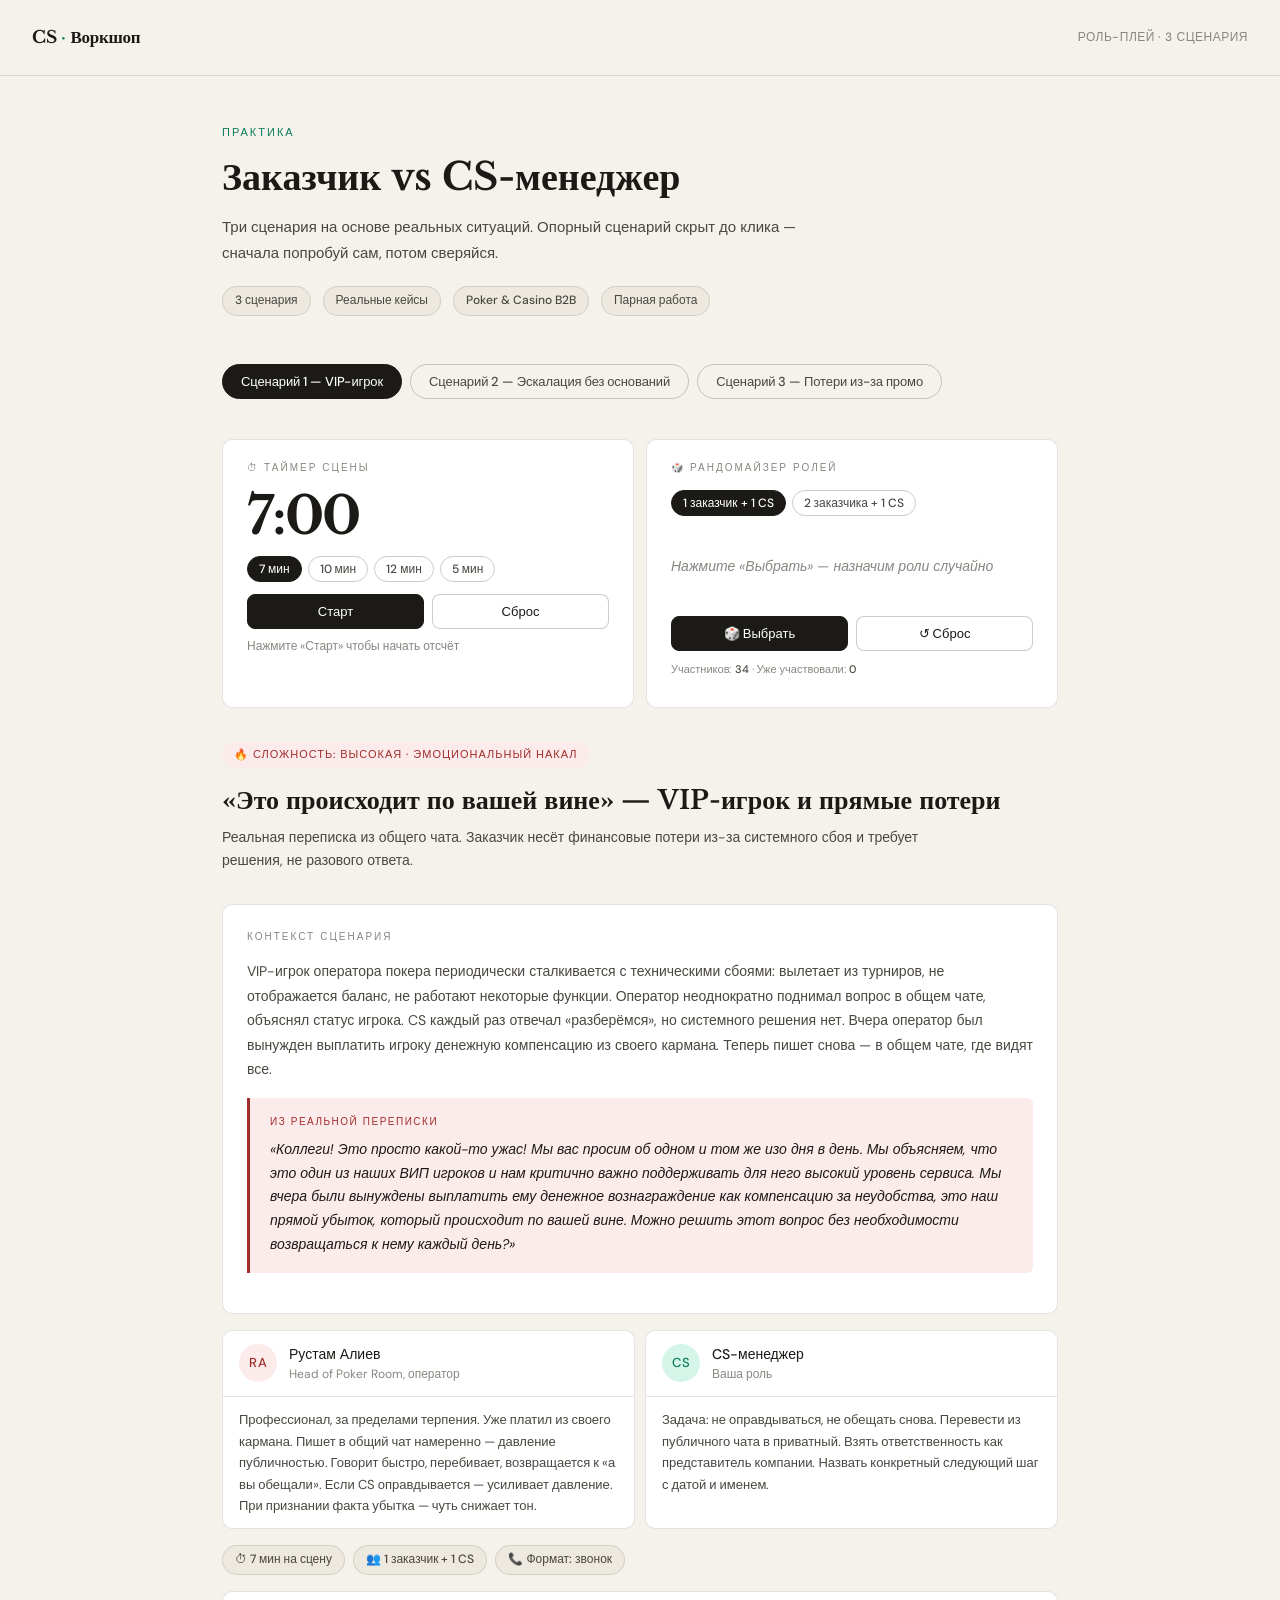
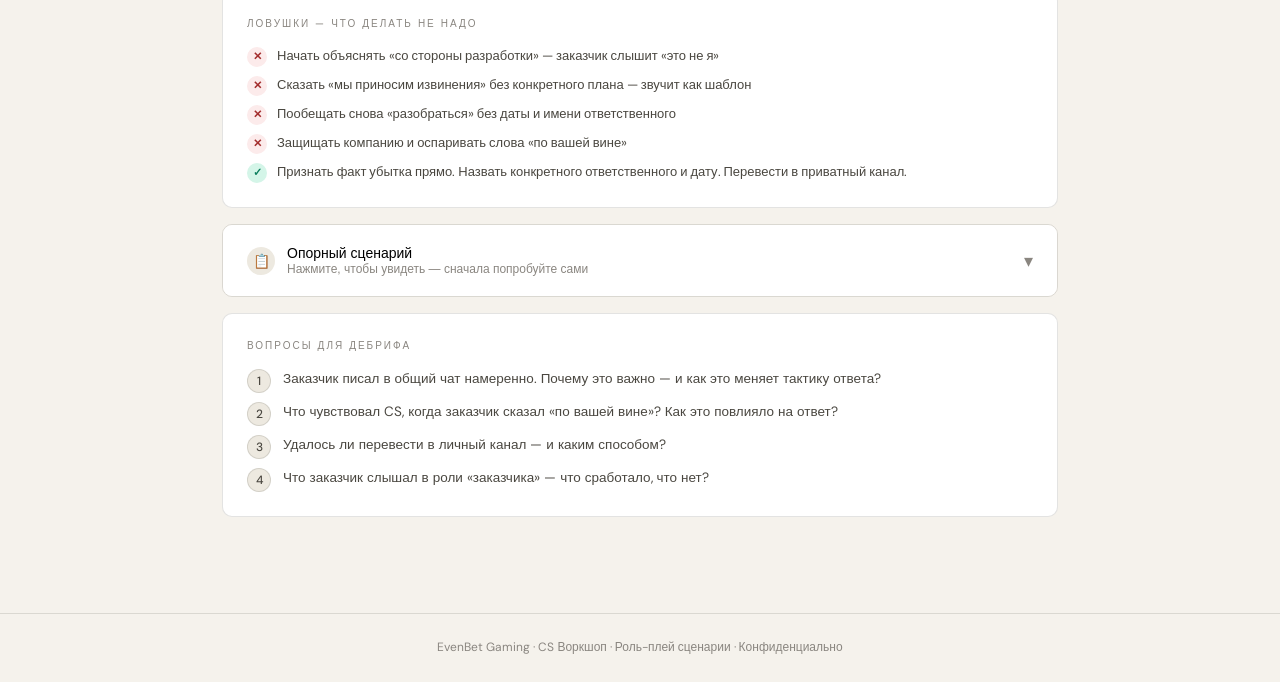
<file: roleplay_scenarios_cs1.html>
<!DOCTYPE html>
<html lang="ru">
<head>
<meta charset="UTF-8">
<meta name="viewport" content="width=device-width, initial-scale=1.0">
<title>Роль-плей — CS vs Заказчик</title>
<link rel="preconnect" href="https://fonts.googleapis.com">
<link rel="preconnect" href="https://fonts.gstatic.com" crossorigin>
<link href="https://fonts.googleapis.com/css2?family=Libre+Baskerville:ital,wght@0,400;0,700;1,400&family=DM+Sans:wght@300;400;500&display=swap" rel="stylesheet">
<style>
:root {
  --bg: #F5F2EC;
  --bg2: #EDE9E0;
  --bg3: #E4E0D5;
  --ink: #1C1A16;
  --ink2: #4A4740;
  --ink3: #8A8680;
  --teal: #0A7D5C;
  --teal-l: #D4F5E8;
  --teal-m: #9FE1CB;
  --red: #A32D2D;
  --red-l: #FCEBEB;
  --amber: #854F0B;
  --amber-l: #FAEEDA;
  --blue: #185FA5;
  --blue-l: #E6F1FB;
  --purple: #534AB7;
  --purple-l: #EEEDFE;
  --border: rgba(28,26,22,.12);
  --border-m: rgba(28,26,22,.22);
  --r: 10px;
  --r-sm: 6px;
}

*{box-sizing:border-box;margin:0;padding:0}
body{font-family:'DM Sans',sans-serif;background:var(--bg);color:var(--ink);min-height:100vh;line-height:1.6}

/* ── HEADER ── */
.site-header{border-bottom:1px solid var(--border);padding:1.5rem 2rem;display:flex;align-items:center;justify-content:space-between;background:var(--bg);position:sticky;top:0;z-index:100;backdrop-filter:blur(8px)}
.logo{font-family:'Libre Baskerville',serif;font-size:17px;font-weight:700;letter-spacing:-.3px;color:var(--ink)}
.logo span{color:var(--teal)}
.header-meta{font-size:12px;color:var(--ink3);font-weight:500;letter-spacing:.5px;text-transform:uppercase}

/* ── MAIN LAYOUT ── */
main{max-width:900px;margin:0 auto;padding:3rem 2rem 5rem}

/* ── INTRO ── */
.intro{margin-bottom:3rem}
.intro-label{font-size:11px;font-weight:500;letter-spacing:2px;text-transform:uppercase;color:var(--teal);margin-bottom:.75rem}
.intro h1{font-family:'Libre Baskerville',serif;font-size:clamp(28px,4vw,38px);font-weight:700;line-height:1.2;color:var(--ink);margin-bottom:1rem}
.intro p{font-size:15px;color:var(--ink2);max-width:600px;line-height:1.7}
.intro-meta{display:flex;gap:12px;flex-wrap:wrap;margin-top:1.25rem}
.meta-pill{font-size:12px;font-weight:500;padding:4px 12px;border-radius:20px;background:var(--bg2);color:var(--ink2);border:1px solid var(--border)}

/* ── SCENARIO TABS ── */
.sc-tabs{display:flex;gap:8px;margin-bottom:2.5rem;flex-wrap:wrap}
.sc-tab{font-family:'DM Sans',sans-serif;font-size:13px;font-weight:500;padding:8px 18px;border-radius:30px;border:1.5px solid var(--border-m);background:transparent;color:var(--ink2);cursor:pointer;transition:all .2s;letter-spacing:-.1px}
.sc-tab:hover{background:var(--bg2);border-color:var(--border-m)}
.sc-tab.active{background:var(--ink);color:#fff;border-color:var(--ink)}

/* ── SCENARIO PANEL ── */
.sc-panel{display:none;animation:fadeIn .25s ease}
.sc-panel.active{display:block}
@keyframes fadeIn{from{opacity:0;transform:translateY(6px)}to{opacity:1;transform:translateY(0)}}

/* ── SCENARIO HEADER ── */
.sc-header{margin-bottom:2rem}
.sc-difficulty{display:inline-flex;align-items:center;gap:6px;font-size:11px;font-weight:500;letter-spacing:1px;text-transform:uppercase;padding:4px 12px;border-radius:20px;margin-bottom:1rem}
.diff-high{background:var(--red-l);color:var(--red)}
.diff-med{background:var(--amber-l);color:var(--amber)}
.diff-vhigh{background:var(--purple-l);color:var(--purple)}
.sc-header h2{font-family:'Libre Baskerville',serif;font-size:clamp(20px,3vw,26px);font-weight:700;line-height:1.25;color:var(--ink);margin-bottom:.6rem}
.sc-header .subtitle{font-size:14px;color:var(--ink2);line-height:1.65;max-width:700px}

/* ── BLOCKS ── */
.block{background:#fff;border:1px solid var(--border);border-radius:var(--r);padding:1.5rem;margin-bottom:1rem}
.block-label{font-size:10px;font-weight:500;letter-spacing:2px;text-transform:uppercase;color:var(--ink3);margin-bottom:.9rem}
.block-text{font-size:14px;color:var(--ink2);line-height:1.75}

/* ── REAL QUOTE ── */
.real-quote{margin:1rem 0;background:var(--red-l);border-left:3px solid var(--red);border-radius:0 var(--r-sm) var(--r-sm) 0;padding:1rem 1.25rem}
.real-quote .rq-label{font-size:10px;font-weight:500;letter-spacing:1.5px;text-transform:uppercase;color:var(--red);margin-bottom:.5rem}
.real-quote p{font-size:14px;color:var(--ink);line-height:1.7;font-style:italic}

/* ── CHARACTERS ── */
.characters{display:grid;grid-template-columns:1fr 1fr;gap:10px;margin-bottom:1rem}
@media(max-width:580px){.characters{grid-template-columns:1fr}}
.char-card{background:#fff;border:1px solid var(--border);border-radius:var(--r);overflow:hidden}
.char-head{padding:12px 16px;display:flex;align-items:center;gap:12px}
.av{width:38px;height:38px;border-radius:50%;display:flex;align-items:center;justify-content:center;font-size:13px;font-weight:500;flex-shrink:0;letter-spacing:.5px}
.av-cl{background:var(--red-l);color:var(--red)}
.av-cs{background:var(--teal-l);color:var(--teal)}
.char-name{font-size:14px;font-weight:500;color:var(--ink)}
.char-role{font-size:12px;color:var(--ink3)}
.char-body{padding:12px 16px;font-size:13px;color:var(--ink2);line-height:1.65;border-top:1px solid var(--border)}

/* ── TIMING PILLS ── */
.timing-row{display:flex;gap:8px;flex-wrap:wrap;margin-bottom:1rem}
.t-pill{font-size:12px;font-weight:500;padding:4px 12px;border-radius:20px;background:var(--bg2);color:var(--ink2);border:1px solid var(--border)}

/* ── TRAPS ── */
.trap-list{display:flex;flex-direction:column;gap:8px}
.trap{display:flex;align-items:flex-start;gap:10px;font-size:13px;color:var(--ink2);line-height:1.6}
.trap-icon{width:20px;height:20px;border-radius:50%;display:flex;align-items:center;justify-content:center;font-size:11px;flex-shrink:0;margin-top:1px;font-weight:700}
.trap-icon.bad{background:var(--red-l);color:var(--red)}
.trap-icon.good{background:var(--teal-l);color:var(--teal)}

/* ── ACCORDION (script) ── */
.accordion{border:1px solid var(--border);border-radius:var(--r);overflow:hidden;margin-bottom:1rem}
.accordion-trigger{width:100%;background:#fff;border:none;padding:1.25rem 1.5rem;display:flex;align-items:center;justify-content:space-between;cursor:pointer;gap:12px;text-align:left;transition:background .15s}
.accordion-trigger:hover{background:var(--bg2)}
.accordion-trigger.open{background:var(--ink);color:#fff}
.accordion-trigger .trigger-left{display:flex;align-items:center;gap:12px}
.trigger-icon{width:28px;height:28px;border-radius:50%;background:var(--bg2);display:flex;align-items:center;justify-content:center;flex-shrink:0;font-size:14px;transition:background .15s}
.accordion-trigger.open .trigger-icon{background:rgba(255,255,255,.15)}
.trigger-label{font-size:14px;font-weight:500;color:inherit}
.trigger-sub{font-size:12px;color:var(--ink3);margin-top:1px}
.accordion-trigger.open .trigger-sub{color:rgba(255,255,255,.6)}
.chevron{font-size:18px;color:var(--ink3);transition:transform .25s;line-height:1;flex-shrink:0}
.accordion-trigger.open .chevron{transform:rotate(180deg);color:rgba(255,255,255,.7)}
.accordion-body{display:none;background:#fff;border-top:1px solid var(--border)}
.accordion-body.open{display:block}
.script-inner{padding:1.25rem 1.5rem}

/* ── SCRIPT LINES ── */
.script-line{display:flex;gap:12px;padding:.75rem 0;border-bottom:1px solid var(--border);align-items:flex-start}
.script-line:last-child{border-bottom:none;padding-bottom:0}
.who{min-width:72px;font-size:11px;font-weight:500;padding:3px 8px;border-radius:20px;text-align:center;flex-shrink:0;margin-top:2px;letter-spacing:.2px}
.who.cl{background:var(--red-l);color:var(--red)}
.who.cs{background:var(--teal-l);color:var(--teal)}
.who.note{background:var(--bg2);color:var(--ink3)}
.line-text{font-size:13.5px;color:var(--ink);line-height:1.65}
.line-text em{color:var(--ink3);font-style:normal;font-size:12px;display:block;margin-top:2px}

/* ── DEBRIEF ── */
.debrief-list{display:flex;flex-direction:column;gap:8px}
.dq{display:flex;align-items:flex-start;gap:12px;font-size:13.5px;color:var(--ink2);line-height:1.6}
.dq-n{min-width:24px;height:24px;border-radius:50%;background:var(--bg2);color:var(--ink2);display:flex;align-items:center;justify-content:center;font-size:12px;font-weight:500;flex-shrink:0;margin-top:1px;border:1px solid var(--border)}

/* ── DIVIDER ── */
.divider{height:1px;background:var(--border);margin:1.5rem 0}

/* ── SECTION LABEL ── */
.section-label{font-size:10px;font-weight:500;letter-spacing:2px;text-transform:uppercase;color:var(--ink3);margin-bottom:.75rem}

/* ── TOOLS PANEL ── */
.tools-panel{display:grid;grid-template-columns:1fr 1fr;gap:12px;margin-bottom:2rem}
@media(max-width:600px){.tools-panel{grid-template-columns:1fr}}

/* ── TIMER ── */
.timer-card{background:#fff;border:1px solid var(--border);border-radius:var(--r);padding:1.25rem 1.5rem}
.tool-label{font-size:10px;font-weight:500;letter-spacing:2px;text-transform:uppercase;color:var(--ink3);margin-bottom:.9rem}
.timer-display{font-family:'Libre Baskerville',serif;font-size:52px;font-weight:700;color:var(--ink);letter-spacing:-2px;line-height:1;margin-bottom:.85rem;transition:color .3s;font-variant-numeric:tabular-nums}
.timer-display.warn{color:var(--amber)}
.timer-display.danger{color:var(--red);animation:tpulse .7s ease-in-out infinite}
@keyframes tpulse{0%,100%{opacity:1}50%{opacity:.4}}
.timer-display.done{color:var(--teal)}
.timer-preset-row{display:flex;gap:6px;flex-wrap:wrap;margin-bottom:.75rem}
.t-preset{font-size:12px;font-weight:500;padding:4px 11px;border-radius:20px;border:1px solid var(--border-m);background:transparent;color:var(--ink2);cursor:pointer;transition:all .15s;font-family:'DM Sans',sans-serif}
.t-preset:hover{background:var(--bg2)}
.t-preset.sel{background:var(--ink);color:#fff;border-color:var(--ink)}
.timer-controls{display:flex;gap:8px}
.t-btn{font-family:'DM Sans',sans-serif;font-size:13px;font-weight:500;padding:8px 16px;border-radius:8px;border:1.5px solid var(--border-m);background:#fff;color:var(--ink);cursor:pointer;transition:all .15s;flex:1}
.t-btn:hover{background:var(--bg2)}
.t-btn.t-primary{background:var(--ink);color:#fff;border-color:var(--ink)}
.t-btn.t-primary:hover{opacity:.85}
.timer-status{font-size:12px;color:var(--ink3);margin-top:.55rem;min-height:16px}

/* ── RANDOMIZER ── */
.rand-card{background:#fff;border:1px solid var(--border);border-radius:var(--r);padding:1.25rem 1.5rem;display:flex;flex-direction:column}
.rand-result{min-height:76px;display:flex;flex-direction:column;justify-content:center;margin-bottom:.75rem}
.rand-pair{display:flex;gap:10px;align-items:flex-start;margin-bottom:.25rem}
.rand-person{flex:1}
.rand-role-label{font-size:10px;font-weight:500;letter-spacing:1.5px;text-transform:uppercase;margin-bottom:2px}
.role-cs-lbl{color:var(--teal)}
.role-cl-lbl{color:var(--red)}
.rand-name{font-family:'Libre Baskerville',serif;font-size:18px;font-weight:700;color:var(--ink);line-height:1.2;transition:all .15s}
.rand-name.spinning{opacity:0;transform:translateY(-3px)}
.rand-sep{width:1px;background:var(--border);align-self:stretch;flex-shrink:0;margin:2px 0}
.rand-empty{font-size:14px;color:var(--ink3);font-style:italic}
.rand-controls{display:flex;gap:8px;margin-bottom:.65rem}
.r-btn{font-family:'DM Sans',sans-serif;font-size:13px;font-weight:500;padding:8px 16px;border-radius:8px;border:1.5px solid var(--border-m);background:#fff;color:var(--ink);cursor:pointer;transition:all .15s;flex:1}
.r-btn:hover{background:var(--bg2)}
.r-btn.r-primary{background:var(--ink);color:#fff;border-color:var(--ink)}
.r-btn.r-primary:hover{opacity:.85}
.rand-count{font-size:11px;color:var(--ink3);margin-bottom:.5rem}
.rand-count span{font-weight:500;color:var(--ink2)}
.picked-list{display:flex;flex-wrap:wrap;gap:4px;max-height:60px;overflow-y:auto}
.picked-chip{font-size:11px;font-weight:400;padding:2px 8px;border-radius:12px;background:var(--bg2);color:var(--ink2)}
.picked-chip.latest{background:var(--ink);color:#fff;font-weight:500}

/* ── FOOTER ── */
footer{border-top:1px solid var(--border);padding:1.5rem 2rem;text-align:center;font-size:12px;color:var(--ink3);background:var(--bg)}
</style>
</head>
<body>

<header class="site-header">
  <div class="logo">CS<span> · </span>Воркшоп</div>
  <div class="header-meta">Роль-плей · 3 сценария</div>
</header>

<main>
  <div class="intro">
    <div class="intro-label">Практика</div>
    <h1>Заказчик vs CS-менеджер</h1>
    <p>Три сценария на основе реальных ситуаций. Опорный сценарий скрыт до клика — сначала попробуй сам, потом сверяйся.</p>
    <div class="intro-meta">
      <span class="meta-pill">3 сценария</span>
      <span class="meta-pill">Реальные кейсы</span>
      <span class="meta-pill">Poker & Casino B2B</span>
      <span class="meta-pill">Парная работа</span>
    </div>
  </div>

  <div class="sc-tabs">
    <button class="sc-tab active" onclick="showScenario('s1',this)">Сценарий 1 — VIP-игрок</button>
    <button class="sc-tab" onclick="showScenario('s2',this)">Сценарий 2 — Эскалация без оснований</button>
    <button class="sc-tab" onclick="showScenario('s3',this)">Сценарий 3 — Потери из-за промо</button>
  </div>

  <!-- ════════════ TOOLS: TIMER + RANDOMIZER ════════════ -->
  <div class="tools-panel">

    <!-- TIMER -->
    <div class="timer-card">
      <div class="tool-label">⏱ Таймер сцены</div>
      <div class="timer-display" id="timerDisplay">7:00</div>
      <div class="timer-preset-row">
        <button class="t-preset sel" onclick="setPreset(7,this)">7 мин</button>
        <button class="t-preset" onclick="setPreset(10,this)">10 мин</button>
        <button class="t-preset" onclick="setPreset(12,this)">12 мин</button>
        <button class="t-preset" onclick="setPreset(5,this)">5 мин</button>
      </div>
      <div class="timer-controls">
        <button class="t-btn t-primary" id="timerStartBtn" onclick="timerToggle()">Старт</button>
        <button class="t-btn" onclick="timerReset()">Сброс</button>
      </div>
      <div class="timer-status" id="timerStatus">Нажмите «Старт» чтобы начать отсчёт</div>
    </div>

    <!-- RANDOMIZER -->
    <div class="rand-card">
      <div class="tool-label">🎲 Рандомайзер ролей</div>
      <div style="display:flex;gap:6px;margin-bottom:.75rem;flex-wrap:wrap">
        <button class="t-preset sel" id="fmt11" onclick="setFormat(1,this)">1 заказчик + 1 CS</button>
        <button class="t-preset" id="fmt21" onclick="setFormat(2,this)">2 заказчика + 1 CS</button>
      </div>
      <div class="rand-result" id="randResult">
        <div class="rand-empty">Нажмите «Выбрать» — назначим роли случайно</div>
      </div>
      <div class="rand-controls">
        <button class="r-btn r-primary" onclick="pickRoles()">🎲 Выбрать</button>
        <button class="r-btn" onclick="resetRand()">↺ Сброс</button>
      </div>
      <div class="rand-count" id="randCount">Участников: <span>34</span> · Уже участвовали: <span id="pickedCount">0</span></div>
      <div class="picked-list" id="pickedList"></div>
    </div>

  </div>

  <!-- ════════════════════════════════════════════════ SCENARIO 1 -->
  <div class="sc-panel active" id="s1">
    <div class="sc-header">
      <div class="sc-difficulty diff-high">🔥 Сложность: высокая · Эмоциональный накал</div>
      <h2>«Это происходит по вашей вине» — VIP-игрок и прямые потери</h2>
      <p class="subtitle">Реальная переписка из общего чата. Заказчик несёт финансовые потери из-за системного сбоя и требует решения, не разового ответа.</p>
    </div>

    <div class="block">
      <div class="block-label">Контекст сценария</div>
      <div class="block-text">VIP-игрок оператора покера периодически сталкивается с техническими сбоями: вылетает из турниров, не отображается баланс, не работают некоторые функции. Оператор неоднократно поднимал вопрос в общем чате, объяснял статус игрока. CS каждый раз отвечал «разберёмся», но системного решения нет. Вчера оператор был вынужден выплатить игроку денежную компенсацию из своего кармана. Теперь пишет снова — в общем чате, где видят все.</div>
      <div class="real-quote">
        <div class="rq-label">Из реальной переписки</div>
        <p>«Коллеги! Это просто какой-то ужас! Мы вас просим об одном и том же изо дня в день. Мы объясняем, что это один из наших ВИП игроков и нам критично важно поддерживать для него высокий уровень сервиса. Мы вчера были вынуждены выплатить ему денежное вознаграждение как компенсацию за неудобства, это наш прямой убыток, который происходит по вашей вине. Можно решить этот вопрос без необходимости возвращаться к нему каждый день?»</p>
      </div>
    </div>

    <div class="characters">
      <div class="char-card">
        <div class="char-head">
          <div class="av av-cl">RA</div>
          <div><div class="char-name">Рустам Алиев</div><div class="char-role">Head of Poker Room, оператор</div></div>
        </div>
        <div class="char-body">Профессионал, за пределами терпения. Уже платил из своего кармана. Пишет в общий чат намеренно — давление публичностью. Говорит быстро, перебивает, возвращается к «а вы обещали». Если CS оправдывается — усиливает давление. При признании факта убытка — чуть снижает тон.</div>
      </div>
      <div class="char-card">
        <div class="char-head">
          <div class="av av-cs">CS</div>
          <div><div class="char-name">CS-менеджер</div><div class="char-role">Ваша роль</div></div>
        </div>
        <div class="char-body">Задача: не оправдываться, не обещать снова. Перевести из публичного чата в приватный. Взять ответственность как представитель компании. Назвать конкретный следующий шаг с датой и именем.</div>
      </div>
    </div>

    <div class="timing-row">
      <span class="t-pill">⏱ 7 мин на сцену</span>
      <span class="t-pill">👥 1 заказчик + 1 CS</span>
      <span class="t-pill">📞 Формат: звонок</span>
    </div>

    <div class="block">
      <div class="block-label">Ловушки — что делать не надо</div>
      <div class="trap-list">
        <div class="trap"><span class="trap-icon bad">✕</span> Начать объяснять «со стороны разработки» — заказчик слышит «это не я»</div>
        <div class="trap"><span class="trap-icon bad">✕</span> Сказать «мы приносим извинения» без конкретного плана — звучит как шаблон</div>
        <div class="trap"><span class="trap-icon bad">✕</span> Пообещать снова «разобраться» без даты и имени ответственного</div>
        <div class="trap"><span class="trap-icon bad">✕</span> Защищать компанию и оспаривать слова «по вашей вине»</div>
        <div class="trap"><span class="trap-icon good">✓</span> Признать факт убытка прямо. Назвать конкретного ответственного и дату. Перевести в приватный канал.</div>
      </div>
    </div>

    <div class="accordion">
      <button class="accordion-trigger" onclick="toggleAccordion(this)" aria-expanded="false">
        <div class="trigger-left">
          <div class="trigger-icon">📋</div>
          <div>
            <div class="trigger-label">Опорный сценарий</div>
            <div class="trigger-sub">Нажмите, чтобы увидеть — сначала попробуйте сами</div>
          </div>
        </div>
        <div class="chevron">▾</div>
      </button>
      <div class="accordion-body">
        <div class="script-inner">
          <div class="script-line">
            <span class="who cl">Рустам</span>
            <span class="line-text">Это просто какой-то ужас! Мы вам объясняли, кто этот игрок. Мы вчера заплатили компенсацию из своего кармана — это наш прямой убыток по вашей вине. Сколько можно?</span>
          </div>
          <div class="script-line">
            <span class="who cs">CS</span>
            <span class="line-text">Рустам, я слышу вас. То, что вы понесли реальные финансовые потери — это факт, и это произошло из-за нашей стороны. Я не буду это оспаривать. <em>(пауза)</em> Предлагаю перейти в личный чат прямо сейчас — мне нужно понять точно, что произошло, и дать вам конкретный ответ, а не в общем канале.</span>
          </div>
          <div class="script-line">
            <span class="who cl">Рустам</span>
            <span class="line-text">Мы уже сколько раз «переходили в личный» — и что? Снова ничего.</span>
          </div>
          <div class="script-line">
            <span class="who cs">CS</span>
            <span class="line-text">Понимаю, почему у вас нет доверия к этой фразе. Именно поэтому я скажу конкретно: я — [Имя], я лично отвечаю за этот аккаунт с этой минуты. До конца сегодняшнего дня, до 18:00, я дам вам письменный план с датами по этому игроку. Не «разберёмся» — конкретный документ. Это я могу гарантировать.</span>
          </div>
          <div class="script-line">
            <span class="who note">Совет</span>
            <span class="line-text">Если Рустам продолжает — переходите к вопросу о будущем: «Что для вас прямо сейчас важнее всего — зафиксировать убытки или получить гарантию, что это не повторится?»</span>
          </div>
        </div>
      </div>
    </div>

    <div class="block">
      <div class="block-label">Вопросы для дебрифа</div>
      <div class="debrief-list">
        <div class="dq"><span class="dq-n">1</span> Заказчик писал в общий чат намеренно. Почему это важно — и как это меняет тактику ответа?</div>
        <div class="dq"><span class="dq-n">2</span> Что чувствовал CS, когда заказчик сказал «по вашей вине»? Как это повлияло на ответ?</div>
        <div class="dq"><span class="dq-n">3</span> Удалось ли перевести в личный канал — и каким способом?</div>
        <div class="dq"><span class="dq-n">4</span> Что заказчик слышал в роли «заказчика» — что сработало, что нет?</div>
      </div>
    </div>
  </div>

  <!-- ════════════════════════════════════════════════ SCENARIO 2 -->
  <div class="sc-panel" id="s2">
    <div class="sc-header">
      <div class="sc-difficulty diff-med">⚠ Сложность: средняя · Конфликт восприятия</div>
      <h2>«Я же вам говорил» — заказчик эскалирует то, чего не было</h2>
      <p class="subtitle">Заказчик утверждает, что давал инструкции — которых на самом деле не было. Теперь идёт к руководству. CS должен защитить позицию, не разжигая конфликт, и найти союзника внутри делегации заказчика.</p>
    </div>

    <div class="block">
      <div class="block-label">Контекст сценария</div>
      <div class="block-text">Оператор просил подключить новый способ оплаты на казино. CS собрал информацию и ждал официального запроса в тикет-системе — стандартный процесс. Заказчик считает, что его устного «давайте делать» в Telegram-переписке было достаточно как подтверждения, и работы должны были начаться. Работы не начались. Запуск сдвинулся на 3 недели. Заказчик звонит в сопровождении Head of Operations.</div>
    </div>

    <div class="characters">
      <div class="char-card">
        <div class="char-head">
          <div class="av av-cl">MK</div>
          <div><div class="char-name">Михаил Кравченко</div><div class="char-role">CEO, оператор казино</div></div>
        </div>
        <div class="char-body">Привык, что слова достаточно. Искренне убеждён, что говорил всё правильно. Оскорблён и чувствует себя обманутым. Угроза «иду к руководству» — не блеф. Если CS спорит о фактах — становится агрессивнее. Снижает тон только если видит конкретный план без оправданий.</div>
      </div>
      <div class="char-card">
        <div class="char-head">
          <div class="av av-cl">EV</div>
          <div><div class="char-name">Елена Войцех</div><div class="char-role">Head of Operations, та же компания</div></div>
        </div>
        <div class="char-body">Подключается на звонке на 3-й минуте. Более спокойная, хочет решения. Задаёт операционные вопросы: «Что нужно сделать, чтобы запустить сейчас?» Может смягчить Михаила — CS должен это заметить и работать с ней как с союзником.</div>
      </div>
      <div class="char-card" style="grid-column:1/-1">
        <div class="char-head">
          <div class="av av-cs">CS</div>
          <div><div class="char-name">CS-менеджер</div><div class="char-role">Ваша роль</div></div>
        </div>
        <div class="char-body">Задача: не спорить о том, было ли согласование — это тупик. Признать коммуникационный разрыв без обвинений и немедленно перевести фокус на запуск. Михаил эмоционален — работайте с Еленой как союзником, она хочет решения. Угроза эскалации — не катастрофа: работа и эскалация идут параллельно. Ключевой результат звонка: зафиксировать следующий конкретный шаг с датой и ответственным.</div>
      </div>
    </div>

    <div class="timing-row">
      <span class="t-pill">⏱ 10 мин на сцену</span>
      <span class="t-pill">👥 2 заказчика + 1 CS</span>
      <span class="t-pill">📞 Формат: звонок</span>
    </div>

    <div class="block">
      <div class="block-label">Ловушки — что делать не надо</div>
      <div class="trap-list">
        <div class="trap"><span class="trap-icon bad">✕</span> Говорить «вы не оставили официальный запрос» — звучит как обвинение</div>
        <div class="trap"><span class="trap-icon bad">✕</span> Спорить о том, было ли согласование — это тупик, доказать невозможно</div>
        <div class="trap"><span class="trap-icon bad">✕</span> Говорить «мы не обязаны начинать без тикета» — формально верно, тактически проигрышно</div>
        <div class="trap"><span class="trap-icon bad">✕</span> Паниковать из-за угрозы эскалации и уступать без условий</div>
        <div class="trap"><span class="trap-icon good">✓</span> Признать коммуникационный разрыв без обвинений. Сфокусироваться на запуске. Работать с Еленой как союзником.</div>
      </div>
    </div>

    <div class="accordion">
      <button class="accordion-trigger" onclick="toggleAccordion(this)" aria-expanded="false">
        <div class="trigger-left">
          <div class="trigger-icon">📋</div>
          <div>
            <div class="trigger-label">Опорный сценарий</div>
            <div class="trigger-sub">Нажмите, чтобы увидеть — сначала попробуйте сами</div>
          </div>
        </div>
        <div class="chevron">▾</div>
      </button>
      <div class="accordion-body">
        <div class="script-inner">
          <div class="script-line">
            <span class="who cl">Михаил</span>
            <span class="line-text">Я же вам говорил ещё месяц назад — давайте делать! Вы что, не поняли? Я иду к вашему руководству, это некомпетентность.</span>
          </div>
          <div class="script-line">
            <span class="who cs">CS</span>
            <span class="line-text">Михаил, я слышу вас. Между нами произошёл коммуникационный разрыв — и я хочу разобраться в том, как так получилось, и что мы делаем дальше. Не буду спорить о том, что было сказано — это не поможет запустить оплату.</span>
          </div>
          <div class="script-line">
            <span class="who cl">Михаил</span>
            <span class="line-text">Нет, я хочу объяснений! Почему месяц потеряли?</span>
          </div>
          <div class="script-line">
            <span class="who cl">Елена</span>
            <span class="line-text"><em>(подключается)</em> Слушайте, объяснения — это хорошо. Но скажите, что нужно от нас прямо сейчас, чтобы двигаться?</span>
          </div>
          <div class="script-line">
            <span class="who cs">CS</span>
            <span class="line-text">Елена, спасибо. Вот конкретно: нам нужен официальный запрос на подключение — я пришлю форму сегодня до 14:00. Как только он у нас — старт через 2–3 рабочих дня. По объяснению задержки — я готов дать его письменно отдельно. Но сначала — запуск. Михаил, вы согласны?</span>
          </div>
          <div class="script-line">
            <span class="who note">Совет</span>
            <span class="line-text">Если Михаил продолжает угрожать эскалацией: «Это ваше право. Я готов предоставить всю переписку руководству. Параллельно — давайте запустим оплату». Эскалация и работа идут параллельно, CS не останавливается.</span>
          </div>
        </div>
      </div>
    </div>

    <div class="block">
      <div class="block-label">Вопросы для дебрифа</div>
      <div class="debrief-list">
        <div class="dq"><span class="dq-n">1</span> Как CS удержался от спора о том, «было или не было» — и почему это правильно?</div>
        <div class="dq"><span class="dq-n">2</span> Как изменился тон разговора, когда подключилась Елена? Как CS это использовал?</div>
        <div class="dq"><span class="dq-n">3</span> Что нужно было сделать заранее, чтобы этого сценария не возникло?</div>
        <div class="dq"><span class="dq-n">4</span> Угроза эскалации — что чувствовал CS и как на неё ответил?</div>
      </div>
    </div>
  </div>

  <!-- ════════════════════════════════════════════════ SCENARIO 3 -->
  <div class="sc-panel" id="s3">
    <div class="sc-header">
      <div class="sc-difficulty diff-vhigh">💥 Сложность: очень высокая · Финансовый ущерб + юрист</div>
      <h2>«Мы потеряли деньги из-за вашего промо» — реальный убыток и незакрытый диалог</h2>
      <p class="subtitle">Баг в промо-механике начислил повторные бонусы. Заказчик проводил вывод средств — и понёс реальные потери. Диалог тогда не был доведён до конца. Сейчас — месяц спустя — заказчик возвращается с юристом.</p>
    </div>

    <div class="block">
      <div class="block-label">Контекст сценария</div>
      <div class="block-text">Месяц назад баг в промо-системе привёл к тому, что игрокам начислились повторные бонусы. Заказчик в этот момент проводил массовый вывод средств — деньги ушли вместе с бонусными. Итого: реальный финансовый ущерб. Недовольство было сильным, но CS тогда не довела диалог до конца — переписка заглохла. Баг закрыт, компенсации не было. Сейчас заказчик возвращается — холодно и прагматично. Рядом юрист компании.</div>
    </div>

    <div class="characters">
      <div class="char-card">
        <div class="char-head">
          <div class="av av-cl">AS</div>
          <div><div class="char-name">Алина Сорокина</div><div class="char-role">COO, казино-оператор</div></div>
        </div>
        <div class="char-body">Холодная, прагматичная. Не кричит — говорит тихо и точно. Уже всё посчитала, держит таблицу с суммами. Хочет либо компенсацию, либо письменное признание. Молчание CS тогда она помнит и назовёт это «ещё одним доказательством». Снижает тон только когда CS признаёт факт недоведённого диалога прямо.</div>
      </div>
      <div class="char-card">
        <div class="char-head">
          <div class="av av-cl">DL</div>
          <div><div class="char-name">Дмитрий Левин</div><div class="char-role">Юрист компании</div></div>
        </div>
        <div class="char-body">Молчит первые 5 минут. Потом задаёт один точный вопрос: «Вы признаёте, что баг был на вашей стороне?» Каждое слово CS потенциально юридически значимо. Не соглашаться с юридическими формулировками, но и не отрицать очевидный факт бага.</div>
      </div>
      <div class="char-card" style="grid-column:1/-1">
        <div class="char-head">
          <div class="av av-cs">CS</div>
          <div><div class="char-name">CS-менеджер</div><div class="char-role">Ваша роль</div></div>
        </div>
        <div class="char-body">Задача: признать факт бага и незакрытого диалога — прямо и без оправданий. Алина холодная и точная: ей нужны факты, не сочувствие. Дмитрий — юрист: не принимайте его формулировки, не давайте юридических оценок. Ваши слова: «факт технической проблемы подтверждён, вопрос компенсации — решение руководства». Ключевой результат: зафиксировать сумму, назвать конкретного руководителя и срок ответа, отправить ему письмо с копией заказчику в течение часа после звонка.</div>
      </div>
    </div>

    <div class="timing-row">
      <span class="t-pill">⏱ 12 мин на сцену</span>
      <span class="t-pill">👥 2 заказчика + 1 CS</span>
      <span class="t-pill">🎥 Формат: видеозвонок</span>
      <span class="t-pill">⚡ Повышенная сложность</span>
    </div>

    <div class="block">
      <div class="block-label">Ловушки — что делать не надо</div>
      <div class="trap-list">
        <div class="trap"><span class="trap-icon bad">✕</span> Извиняться «за неудобства» — умаляет масштаб реального убытка</div>
        <div class="trap"><span class="trap-icon bad">✕</span> Говорить «мы не несём ответственности» — это ложь, они это знают</div>
        <div class="trap"><span class="trap-icon bad">✕</span> Принимать юридические формулировки юриста — это не ваша компетенция</div>
        <div class="trap"><span class="trap-icon bad">✕</span> Объяснять, почему диалог тогда заглох — уведёт в защиту</div>
        <div class="trap"><span class="trap-icon bad">✕</span> Обещать компенсацию без согласования с руководством — выход за полномочия</div>
        <div class="trap"><span class="trap-icon good">✓</span> Признать факт бага и факт незакрытого диалога без юридических формулировок. Зафиксировать сумму. Назвать конкретный процесс с датой. Подключить руководство — это правильный шаг.</div>
      </div>
    </div>

    <div class="accordion">
      <button class="accordion-trigger" onclick="toggleAccordion(this)" aria-expanded="false">
        <div class="trigger-left">
          <div class="trigger-icon">📋</div>
          <div>
            <div class="trigger-label">Опорный сценарий</div>
            <div class="trigger-sub">Нажмите, чтобы увидеть — сначала попробуйте сами</div>
          </div>
        </div>
        <div class="chevron">▾</div>
      </button>
      <div class="accordion-body">
        <div class="script-inner">
          <div class="script-line">
            <span class="who cl">Алина</span>
            <span class="line-text">Месяц назад из-за вашего бага мы потеряли конкретную сумму. У меня есть расчёт. Диалог тогда заглох — вы просто перестали отвечать. Я здесь, чтобы закрыть вопрос.</span>
          </div>
          <div class="script-line">
            <span class="who cs">CS</span>
            <span class="line-text">Алина, я слышу вас. Факт бага — подтверждён. То, что диалог тогда не был доведён до конца — это наша ошибка, и я признаю это напрямую. Пришлите мне расчёт после этого звонка — я хочу видеть вашу цифру.</span>
          </div>
          <div class="script-line">
            <span class="who cl">Дмитрий</span>
            <span class="line-text">Вы признаёте, что баг был на вашей стороне и повлёк финансовый ущерб?</span>
          </div>
          <div class="script-line">
            <span class="who cs">CS</span>
            <span class="line-text">Дмитрий, факт технической проблемы на нашей стороне — подтверждён нашей командой. Вопрос финансовой ответственности и компенсации — это решение, которое принимает руководство, не я. Юридических оценок прямо сейчас давать не буду — но я инициирую этот разговор сегодня и дам вам ответ до конца недели.</span>
          </div>
          <div class="script-line">
            <span class="who cl">Алина</span>
            <span class="line-text">Мы слышали «до конца недели» уже в прошлый раз.</span>
          </div>
          <div class="script-line">
            <span class="who cs">CS</span>
            <span class="line-text">Это справедливо. Именно поэтому я прямо сейчас называю имя: [Имя руководителя] получит от меня письмо в течение часа после этого звонка. Вы получите копию. Не «разберёмся» — конкретный человек и конкретное письмо с вашим расчётом внутри.</span>
          </div>
          <div class="script-line">
            <span class="who note">После звонка</span>
            <span class="line-text">CS обязан выполнить обещание в течение часа. Протокол восстановления шаг 1: прекрати обещать — начни делать. Письмо руководителю + копия заказчику с его же расчётом во вложении.</span>
          </div>
        </div>
      </div>
    </div>

    <div class="block">
      <div class="block-label">Вопросы для дебрифа</div>
      <div class="debrief-list">
        <div class="dq"><span class="dq-n">1</span> Как CS справился с юридическим вопросом Дмитрия — не признал и не отрицал? Что именно сработало?</div>
        <div class="dq"><span class="dq-n">2</span> Что значит «не довела диалог до конца» — и как это признать, не превращая в самобичевание?</div>
        <div class="dq"><span class="dq-n">3</span> Какие обязательства взял CS — и что он должен сделать в ближайший час после этого звонка?</div>
        <div class="dq"><span class="dq-n">4</span> Что изменилось бы, если бы CS тогда довёл диалог до конца?</div>
      </div>
    </div>
  </div>

</main>

<footer>
  EvenBet Gaming · CS Воркшоп · Роль-плей сценарии · Конфиденциально
</footer>

<script>
// ── SCENARIO TABS ──────────────────────────────────────
function showScenario(id, btn) {
  document.querySelectorAll('.sc-panel').forEach(p => p.classList.remove('active'));
  document.querySelectorAll('.sc-tab').forEach(b => b.classList.remove('active'));
  document.getElementById(id).classList.add('active');
  btn.classList.add('active');
  window.scrollTo({ top: 0, behavior: 'smooth' });
}

function toggleAccordion(btn) {
  const body = btn.nextElementSibling;
  const isOpen = body.classList.contains('open');
  body.classList.toggle('open', !isOpen);
  btn.classList.toggle('open', !isOpen);
  btn.setAttribute('aria-expanded', !isOpen);
}

// ── TIMER ──────────────────────────────────────────────
let timerTotal = 7 * 60;
let timerLeft  = 7 * 60;
let timerRunning = false;
let timerInterval = null;

function setPreset(mins, el) {
  if (timerRunning) return;
  document.querySelectorAll('.t-preset').forEach(b => b.classList.remove('sel'));
  el.classList.add('sel');
  timerTotal = mins * 60;
  timerLeft  = mins * 60;
  renderTimer();
  document.getElementById('timerStatus').textContent = 'Нажмите «Старт» чтобы начать отсчёт';
}

function renderTimer() {
  const m = Math.floor(timerLeft / 60);
  const s = timerLeft % 60;
  const el = document.getElementById('timerDisplay');
  el.textContent = m + ':' + String(s).padStart(2, '0');
  el.classList.remove('warn','danger','done');
  const pct = timerLeft / timerTotal;
  if (timerLeft === 0) el.classList.add('done');
  else if (pct <= 0.15) el.classList.add('danger');
  else if (pct <= 0.3) el.classList.add('warn');
}

function timerToggle() {
  const btn = document.getElementById('timerStartBtn');
  if (timerLeft === 0) { timerReset(); return; }
  if (timerRunning) {
    clearInterval(timerInterval);
    timerRunning = false;
    btn.textContent = 'Продолжить';
    document.getElementById('timerStatus').textContent = 'Пауза';
  } else {
    timerRunning = true;
    btn.textContent = 'Пауза';
    document.getElementById('timerStatus').textContent = 'Идёт…';
    timerInterval = setInterval(() => {
      if (timerLeft <= 0) {
        clearInterval(timerInterval);
        timerRunning = false;
        btn.textContent = 'Сброс';
        document.getElementById('timerStatus').textContent = '⏰ Время вышло!';
        renderTimer();
        // gentle beep via AudioContext
        try {
          const ctx = new (window.AudioContext || window.webkitAudioContext)();
          [0, 0.25, 0.5].forEach(t => {
            const o = ctx.createOscillator();
            const g = ctx.createGain();
            o.connect(g); g.connect(ctx.destination);
            o.frequency.value = 880;
            g.gain.setValueAtTime(0.3, ctx.currentTime + t);
            g.gain.exponentialRampToValueAtTime(0.001, ctx.currentTime + t + 0.2);
            o.start(ctx.currentTime + t);
            o.stop(ctx.currentTime + t + 0.2);
          });
        } catch(e){}
        return;
      }
      timerLeft--;
      renderTimer();
      const pct = timerLeft / timerTotal;
      if (timerLeft === Math.floor(timerTotal * 0.3))
        document.getElementById('timerStatus').textContent = '⚠ Осталось 30% времени';
      if (timerLeft === 60)
        document.getElementById('timerStatus').textContent = '⚡ Осталась 1 минута!';
    }, 1000);
  }
}

function timerReset() {
  clearInterval(timerInterval);
  timerRunning = false;
  timerLeft = timerTotal;
  renderTimer();
  const btn = document.getElementById('timerStartBtn');
  btn.textContent = 'Старт';
  document.getElementById('timerStatus').textContent = 'Нажмите «Старт» чтобы начать отсчёт';
}

// ── RANDOMIZER ─────────────────────────────────────────
const PARTICIPANTS = [
  'Kseniya Kadebskaya','Nikita Golodaev','Zakhar Galushkin',
  'Anastasiya Rusanova','Yuliya Fedchenko','Mariya Logimakhova',
  'Anastasiya Khizhnyak','Aleksandr Minenok','Mariya Makdonald',
  'Ekaterina Radkova','Volha Salahub','Milena Borshcheva',
  'Olga Samoilova','Leonid Matison','Elizaveta Mikhoparkina',
  'Viktoriya Suhoveeva','Valeriya Grudnina','Anna Aleksandrovich',
  'Aleksandr Karmanov','Rakhima Aldasheva','Ivan Pritchin',
  'Halina Pesko','Alena Gorenysheva','Dimitri Marutiani',
  'Darya Baranova','Olga Zakharenko','Yuliya Poshva',
  'Natalya Nazarenko','Anton Grishukevich','Stanislav Miletskii',
  'Valentin Seregin','Valery Budkevich','Aidar Giliazetdinov',
  'Chingiz Zhumagaliev'
];

let remaining = [...PARTICIPANTS];
let pickedHistory = [];
let clientCount = 1; // 1 = формат 1+1, 2 = формат 2+1

function setFormat(n, el) {
  clientCount = n;
  document.querySelectorAll('#fmt11,#fmt21').forEach(b => b.classList.remove('sel'));
  el.classList.add('sel');
}

function pickRoles() {
  const needed = 1 + clientCount; // CS + clients
  if (remaining.length < needed) {
    remaining = [...PARTICIPANTS];
    pickedHistory = [];
    document.getElementById('pickedList').innerHTML = '';
  }

  // Pick CS manager
  const csIdx = Math.floor(Math.random() * remaining.length);
  const csName = remaining.splice(csIdx, 1)[0];

  // Pick client(s)
  const clients = [];
  for (let i = 0; i < clientCount; i++) {
    const idx = Math.floor(Math.random() * remaining.length);
    clients.push(remaining.splice(idx, 1)[0]);
  }

  pickedHistory.push(csName, ...clients);

  // Build result HTML
  const clientCols = clients.map((name, i) => `
    <div class="rand-person">
      <div class="rand-role-label role-cl-lbl">Заказчик${clientCount > 1 ? ' ' + (i + 1) : ''}</div>
      <div class="rand-name spinning" id="rn-cl${i}">${name}</div>
    </div>`).join('<div class="rand-sep"></div>');

  const res = document.getElementById('randResult');
  res.innerHTML = `
    <div class="rand-pair">
      <div class="rand-person">
        <div class="rand-role-label role-cs-lbl">CS-менеджер</div>
        <div class="rand-name spinning" id="rn-cs">${csName}</div>
      </div>
      <div class="rand-sep"></div>
      ${clientCols}
    </div>`;

  setTimeout(() => {
    res.querySelectorAll('.rand-name').forEach(el => el.classList.remove('spinning'));
  }, 50);

  // Update count
  const used = PARTICIPANTS.length - remaining.length;
  document.getElementById('pickedCount').textContent = used;

  // Update chip list
  const list = document.getElementById('pickedList');
  list.querySelectorAll('.latest').forEach(c => c.classList.remove('latest'));
  [csName, ...clients].forEach(n => {
    const chip = document.createElement('span');
    chip.className = 'picked-chip latest';
    chip.textContent = n;
    list.appendChild(chip);
  });
}

function resetRand() {
  remaining = [...PARTICIPANTS];
  pickedHistory = [];
  document.getElementById('randResult').innerHTML = '<div class="rand-empty">Нажмите «Выбрать» — назначим роли случайно</div>';
  document.getElementById('pickedCount').textContent = '0';
  document.getElementById('pickedList').innerHTML = '';
}

// init timer display
renderTimer();
</script>
</body>
</html>
</file>
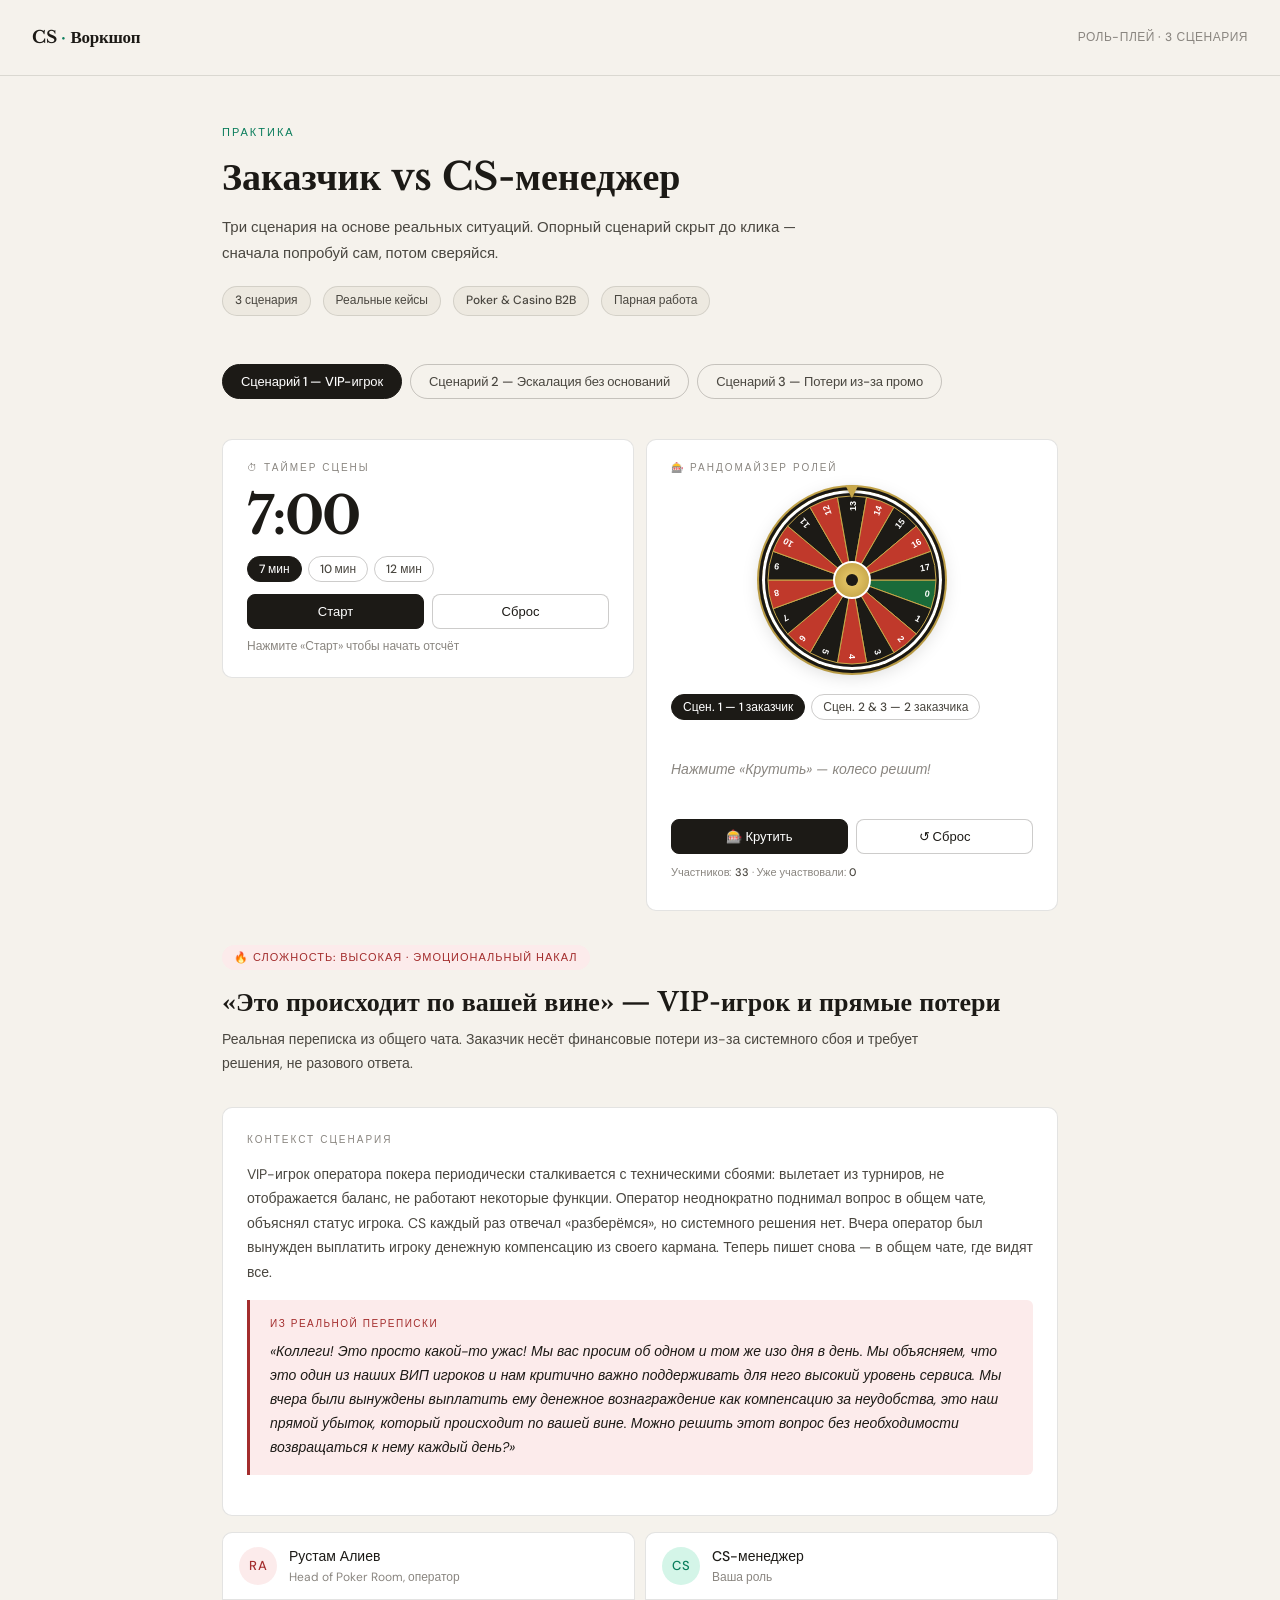
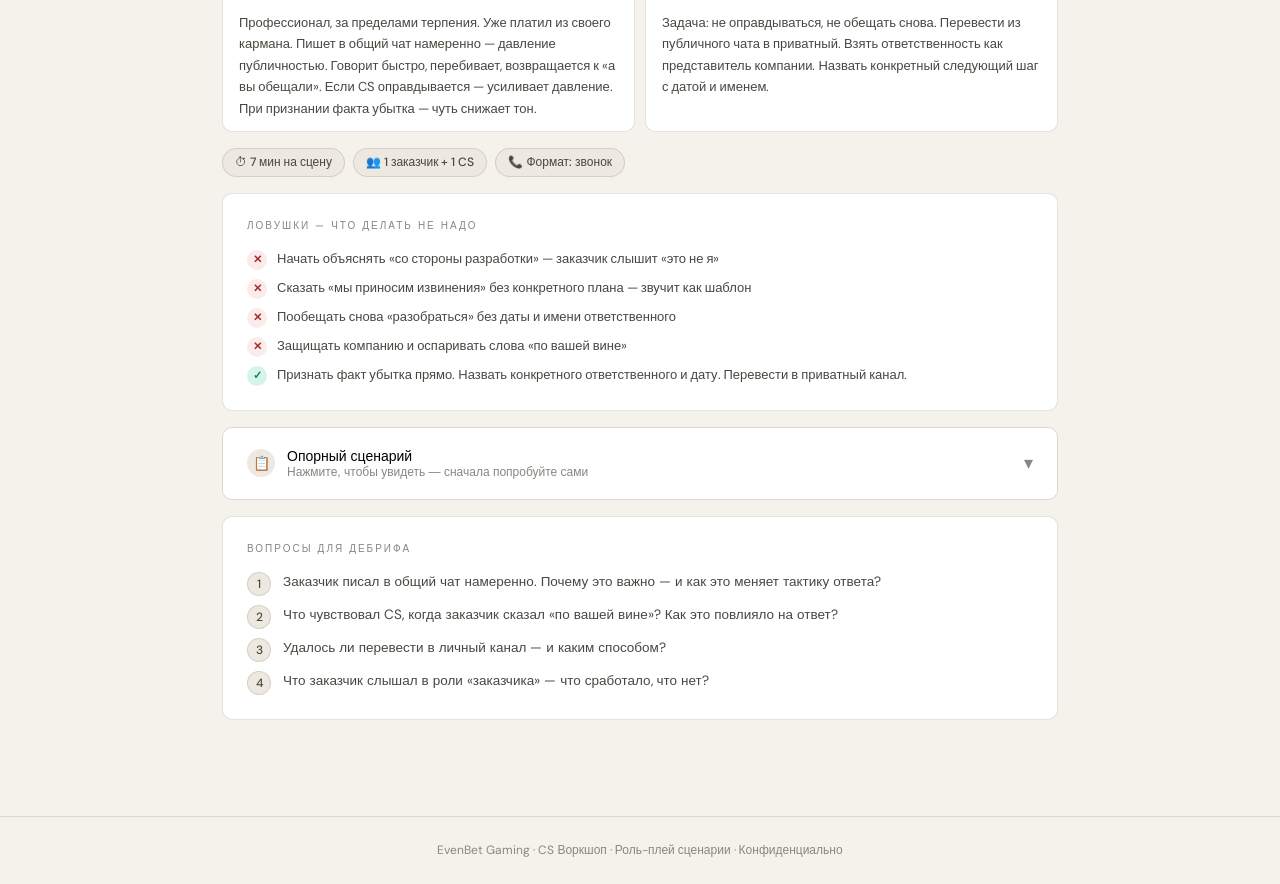
<file: roleplay_scenarios_cs_v3.html>
<!DOCTYPE html>
<html lang="ru">
<head>
<meta charset="UTF-8">
<meta name="viewport" content="width=device-width, initial-scale=1.0">
<title>Роль-плей — CS vs Заказчик</title>
<link rel="preconnect" href="https://fonts.googleapis.com">
<link rel="preconnect" href="https://fonts.gstatic.com" crossorigin>
<link href="https://fonts.googleapis.com/css2?family=Libre+Baskerville:ital,wght@0,400;0,700;1,400&family=DM+Sans:wght@300;400;500&display=swap" rel="stylesheet">
<style>
:root {
  --bg: #F5F2EC;
  --bg2: #EDE9E0;
  --bg3: #E4E0D5;
  --ink: #1C1A16;
  --ink2: #4A4740;
  --ink3: #8A8680;
  --teal: #0A7D5C;
  --teal-l: #D4F5E8;
  --teal-m: #9FE1CB;
  --red: #A32D2D;
  --red-l: #FCEBEB;
  --amber: #854F0B;
  --amber-l: #FAEEDA;
  --blue: #185FA5;
  --blue-l: #E6F1FB;
  --purple: #534AB7;
  --purple-l: #EEEDFE;
  --border: rgba(28,26,22,.12);
  --border-m: rgba(28,26,22,.22);
  --r: 10px;
  --r-sm: 6px;
}

*{box-sizing:border-box;margin:0;padding:0}
body{font-family:'DM Sans',sans-serif;background:var(--bg);color:var(--ink);min-height:100vh;line-height:1.6}

/* ── HEADER ── */
.site-header{border-bottom:1px solid var(--border);padding:1.5rem 2rem;display:flex;align-items:center;justify-content:space-between;background:var(--bg);position:sticky;top:0;z-index:100;backdrop-filter:blur(8px)}
.logo{font-family:'Libre Baskerville',serif;font-size:17px;font-weight:700;letter-spacing:-.3px;color:var(--ink)}
.logo span{color:var(--teal)}
.header-meta{font-size:12px;color:var(--ink3);font-weight:500;letter-spacing:.5px;text-transform:uppercase}

/* ── MAIN LAYOUT ── */
main{max-width:900px;margin:0 auto;padding:3rem 2rem 5rem}

/* ── INTRO ── */
.intro{margin-bottom:3rem}
.intro-label{font-size:11px;font-weight:500;letter-spacing:2px;text-transform:uppercase;color:var(--teal);margin-bottom:.75rem}
.intro h1{font-family:'Libre Baskerville',serif;font-size:clamp(28px,4vw,38px);font-weight:700;line-height:1.2;color:var(--ink);margin-bottom:1rem}
.intro p{font-size:15px;color:var(--ink2);max-width:600px;line-height:1.7}
.intro-meta{display:flex;gap:12px;flex-wrap:wrap;margin-top:1.25rem}
.meta-pill{font-size:12px;font-weight:500;padding:4px 12px;border-radius:20px;background:var(--bg2);color:var(--ink2);border:1px solid var(--border)}

/* ── SCENARIO TABS ── */
.sc-tabs{display:flex;gap:8px;margin-bottom:2.5rem;flex-wrap:wrap}
.sc-tab{font-family:'DM Sans',sans-serif;font-size:13px;font-weight:500;padding:8px 18px;border-radius:30px;border:1.5px solid var(--border-m);background:transparent;color:var(--ink2);cursor:pointer;transition:all .2s;letter-spacing:-.1px}
.sc-tab:hover{background:var(--bg2);border-color:var(--border-m)}
.sc-tab.active{background:var(--ink);color:#fff;border-color:var(--ink)}

/* ── SCENARIO PANEL ── */
.sc-panel{display:none;animation:fadeIn .25s ease}
.sc-panel.active{display:block}
@keyframes fadeIn{from{opacity:0;transform:translateY(6px)}to{opacity:1;transform:translateY(0)}}

/* ── SCENARIO HEADER ── */
.sc-header{margin-bottom:2rem}
.sc-difficulty{display:inline-flex;align-items:center;gap:6px;font-size:11px;font-weight:500;letter-spacing:1px;text-transform:uppercase;padding:4px 12px;border-radius:20px;margin-bottom:1rem}
.diff-high{background:var(--red-l);color:var(--red)}
.diff-med{background:var(--amber-l);color:var(--amber)}
.diff-vhigh{background:var(--purple-l);color:var(--purple)}
.sc-header h2{font-family:'Libre Baskerville',serif;font-size:clamp(20px,3vw,26px);font-weight:700;line-height:1.25;color:var(--ink);margin-bottom:.6rem}
.sc-header .subtitle{font-size:14px;color:var(--ink2);line-height:1.65;max-width:700px}

/* ── BLOCKS ── */
.block{background:#fff;border:1px solid var(--border);border-radius:var(--r);padding:1.5rem;margin-bottom:1rem}
.block-label{font-size:10px;font-weight:500;letter-spacing:2px;text-transform:uppercase;color:var(--ink3);margin-bottom:.9rem}
.block-text{font-size:14px;color:var(--ink2);line-height:1.75}

/* ── REAL QUOTE ── */
.real-quote{margin:1rem 0;background:var(--red-l);border-left:3px solid var(--red);border-radius:0 var(--r-sm) var(--r-sm) 0;padding:1rem 1.25rem}
.real-quote .rq-label{font-size:10px;font-weight:500;letter-spacing:1.5px;text-transform:uppercase;color:var(--red);margin-bottom:.5rem}
.real-quote p{font-size:14px;color:var(--ink);line-height:1.7;font-style:italic}

/* ── CHARACTERS ── */
.characters{display:grid;grid-template-columns:1fr 1fr;gap:10px;margin-bottom:1rem}
@media(max-width:580px){.characters{grid-template-columns:1fr}}
.char-card{background:#fff;border:1px solid var(--border);border-radius:var(--r);overflow:hidden}
.char-head{padding:12px 16px;display:flex;align-items:center;gap:12px}
.av{width:38px;height:38px;border-radius:50%;display:flex;align-items:center;justify-content:center;font-size:13px;font-weight:500;flex-shrink:0;letter-spacing:.5px}
.av-cl{background:var(--red-l);color:var(--red)}
.av-cs{background:var(--teal-l);color:var(--teal)}
.char-name{font-size:14px;font-weight:500;color:var(--ink)}
.char-role{font-size:12px;color:var(--ink3)}
.char-body{padding:12px 16px;font-size:13px;color:var(--ink2);line-height:1.65;border-top:1px solid var(--border)}

/* ── TIMING PILLS ── */
.timing-row{display:flex;gap:8px;flex-wrap:wrap;margin-bottom:1rem}
.t-pill{font-size:12px;font-weight:500;padding:4px 12px;border-radius:20px;background:var(--bg2);color:var(--ink2);border:1px solid var(--border)}

/* ── TRAPS ── */
.trap-list{display:flex;flex-direction:column;gap:8px}
.trap{display:flex;align-items:flex-start;gap:10px;font-size:13px;color:var(--ink2);line-height:1.6}
.trap-icon{width:20px;height:20px;border-radius:50%;display:flex;align-items:center;justify-content:center;font-size:11px;flex-shrink:0;margin-top:1px;font-weight:700}
.trap-icon.bad{background:var(--red-l);color:var(--red)}
.trap-icon.good{background:var(--teal-l);color:var(--teal)}

/* ── ACCORDION (script) ── */
.accordion{border:1px solid var(--border);border-radius:var(--r);overflow:hidden;margin-bottom:1rem}
.accordion-trigger{width:100%;background:#fff;border:none;padding:1.25rem 1.5rem;display:flex;align-items:center;justify-content:space-between;cursor:pointer;gap:12px;text-align:left;transition:background .15s}
.accordion-trigger:hover{background:var(--bg2)}
.accordion-trigger.open{background:var(--ink);color:#fff}
.accordion-trigger .trigger-left{display:flex;align-items:center;gap:12px}
.trigger-icon{width:28px;height:28px;border-radius:50%;background:var(--bg2);display:flex;align-items:center;justify-content:center;flex-shrink:0;font-size:14px;transition:background .15s}
.accordion-trigger.open .trigger-icon{background:rgba(255,255,255,.15)}
.trigger-label{font-size:14px;font-weight:500;color:inherit}
.trigger-sub{font-size:12px;color:var(--ink3);margin-top:1px}
.accordion-trigger.open .trigger-sub{color:rgba(255,255,255,.6)}
.chevron{font-size:18px;color:var(--ink3);transition:transform .25s;line-height:1;flex-shrink:0}
.accordion-trigger.open .chevron{transform:rotate(180deg);color:rgba(255,255,255,.7)}
.accordion-body{display:none;background:#fff;border-top:1px solid var(--border)}
.accordion-body.open{display:block}
.script-inner{padding:1.25rem 1.5rem}

/* ── SCRIPT LINES ── */
.script-line{display:flex;gap:12px;padding:.75rem 0;border-bottom:1px solid var(--border);align-items:flex-start}
.script-line:last-child{border-bottom:none;padding-bottom:0}
.who{min-width:72px;font-size:11px;font-weight:500;padding:3px 8px;border-radius:20px;text-align:center;flex-shrink:0;margin-top:2px;letter-spacing:.2px}
.who.cl{background:var(--red-l);color:var(--red)}
.who.cs{background:var(--teal-l);color:var(--teal)}
.who.note{background:var(--bg2);color:var(--ink3)}
.line-text{font-size:13.5px;color:var(--ink);line-height:1.65}
.line-text em{color:var(--ink3);font-style:normal;font-size:12px;display:block;margin-top:2px}

/* ── DEBRIEF ── */
.debrief-list{display:flex;flex-direction:column;gap:8px}
.dq{display:flex;align-items:flex-start;gap:12px;font-size:13.5px;color:var(--ink2);line-height:1.6}
.dq-n{min-width:24px;height:24px;border-radius:50%;background:var(--bg2);color:var(--ink2);display:flex;align-items:center;justify-content:center;font-size:12px;font-weight:500;flex-shrink:0;margin-top:1px;border:1px solid var(--border)}

/* ── DIVIDER ── */
.divider{height:1px;background:var(--border);margin:1.5rem 0}

/* ── SECTION LABEL ── */
.section-label{font-size:10px;font-weight:500;letter-spacing:2px;text-transform:uppercase;color:var(--ink3);margin-bottom:.75rem}

/* ── TOOLS PANEL ── */
.tools-panel{display:grid;grid-template-columns:1fr 1fr;gap:12px;margin-bottom:2rem}
@media(max-width:600px){.tools-panel{grid-template-columns:1fr}}

/* ── TIMER ── */
.timer-card{background:#fff;border:1px solid var(--border);border-radius:var(--r);padding:1.25rem 1.5rem;align-self:start}
.tool-label{font-size:10px;font-weight:500;letter-spacing:2px;text-transform:uppercase;color:var(--ink3);margin-bottom:.9rem}
.timer-display{font-family:'Libre Baskerville',serif;font-size:52px;font-weight:700;color:var(--ink);letter-spacing:-2px;line-height:1;margin-bottom:.85rem;transition:color .3s;font-variant-numeric:tabular-nums}
.timer-display.warn{color:var(--amber)}
.timer-display.danger{color:var(--red);animation:tpulse .7s ease-in-out infinite}
@keyframes tpulse{0%,100%{opacity:1}50%{opacity:.4}}
.timer-display.done{color:var(--teal)}
.timer-preset-row{display:flex;gap:6px;flex-wrap:wrap;margin-bottom:.75rem}
.t-preset{font-size:12px;font-weight:500;padding:4px 11px;border-radius:20px;border:1px solid var(--border-m);background:transparent;color:var(--ink2);cursor:pointer;transition:all .15s;font-family:'DM Sans',sans-serif}
.t-preset:hover{background:var(--bg2)}
.t-preset.sel{background:var(--ink);color:#fff;border-color:var(--ink)}
.timer-controls{display:flex;gap:8px}
.t-btn{font-family:'DM Sans',sans-serif;font-size:13px;font-weight:500;padding:8px 16px;border-radius:8px;border:1.5px solid var(--border-m);background:#fff;color:var(--ink);cursor:pointer;transition:all .15s;flex:1}
.t-btn:hover{background:var(--bg2)}
.t-btn.t-primary{background:var(--ink);color:#fff;border-color:var(--ink)}
.t-btn.t-primary:hover{opacity:.85}
.timer-status{font-size:12px;color:var(--ink3);margin-top:.55rem;min-height:16px}

/* ── ROULETTE WHEEL ── */
.wheel-wrap{position:relative;width:180px;height:190px;margin:0 auto .9rem;flex-shrink:0}
#wheelCanvas{border-radius:50%;box-shadow:0 4px 20px rgba(0,0,0,.18),0 0 0 3px #1C1A16,0 0 0 5px #C8A84B;display:block}
.wheel-pointer{position:absolute;top:-10px;left:50%;transform:translateX(-50%);font-size:22px;color:#C8A84B;text-shadow:0 2px 4px rgba(0,0,0,.3);line-height:1;z-index:2;pointer-events:none}
.rand-card{background:#fff;border:1px solid var(--border);border-radius:var(--r);padding:1.25rem 1.5rem;display:flex;flex-direction:column}


.rand-result{min-height:76px;display:flex;flex-direction:column;justify-content:center;margin-bottom:.75rem}
.rand-pair{display:flex;gap:10px;align-items:flex-start;margin-bottom:.25rem}
.rand-person{flex:1}
.rand-role-label{font-size:10px;font-weight:500;letter-spacing:1.5px;text-transform:uppercase;margin-bottom:2px}
.role-cs-lbl{color:var(--teal)}
.role-cl-lbl{color:var(--red)}
.rand-name{font-family:'Libre Baskerville',serif;font-size:18px;font-weight:700;color:var(--ink);line-height:1.2;transition:all .15s}
.rand-name.spinning{opacity:0;transform:translateY(-3px)}
.rand-sep{width:1px;background:var(--border);align-self:stretch;flex-shrink:0;margin:2px 0}
.rand-empty{font-size:14px;color:var(--ink3);font-style:italic}
.rand-controls{display:flex;gap:8px;margin-bottom:.65rem}
.r-btn{font-family:'DM Sans',sans-serif;font-size:13px;font-weight:500;padding:8px 16px;border-radius:8px;border:1.5px solid var(--border-m);background:#fff;color:var(--ink);cursor:pointer;transition:all .15s;flex:1}
.r-btn:hover{background:var(--bg2)}
.r-btn.r-primary{background:var(--ink);color:#fff;border-color:var(--ink)}
.r-btn.r-primary:hover{opacity:.85}
.rand-count{font-size:11px;color:var(--ink3);margin-bottom:.5rem}
.rand-count span{font-weight:500;color:var(--ink2)}
.picked-list{display:flex;flex-wrap:wrap;gap:4px;max-height:60px;overflow-y:auto}
.picked-chip{font-size:11px;font-weight:400;padding:2px 8px;border-radius:12px;background:var(--bg2);color:var(--ink2)}
.picked-chip.latest{background:var(--ink);color:#fff;font-weight:500}

/* ── FOOTER ── */
footer{border-top:1px solid var(--border);padding:1.5rem 2rem;text-align:center;font-size:12px;color:var(--ink3);background:var(--bg)}
</style>
</head>
<body>

<header class="site-header">
  <div class="logo">CS<span> · </span>Воркшоп</div>
  <div class="header-meta">Роль-плей · 3 сценария</div>
</header>

<main>
  <div class="intro">
    <div class="intro-label">Практика</div>
    <h1>Заказчик vs CS-менеджер</h1>
    <p>Три сценария на основе реальных ситуаций. Опорный сценарий скрыт до клика — сначала попробуй сам, потом сверяйся.</p>
    <div class="intro-meta">
      <span class="meta-pill">3 сценария</span>
      <span class="meta-pill">Реальные кейсы</span>
      <span class="meta-pill">Poker & Casino B2B</span>
      <span class="meta-pill">Парная работа</span>
    </div>
  </div>

  <div class="sc-tabs">
    <button class="sc-tab active" onclick="showScenario('s1',this)">Сценарий 1 — VIP-игрок</button>
    <button class="sc-tab" onclick="showScenario('s2',this)">Сценарий 2 — Эскалация без оснований</button>
    <button class="sc-tab" onclick="showScenario('s3',this)">Сценарий 3 — Потери из-за промо</button>
  </div>

  <!-- ════════════ TOOLS: TIMER + RANDOMIZER ════════════ -->
  <div class="tools-panel">

    <!-- TIMER -->
    <div class="timer-card">
      <div class="tool-label">⏱ Таймер сцены</div>
      <div class="timer-display" id="timerDisplay">7:00</div>
      <div class="timer-preset-row">
        <button class="t-preset sel" onclick="setPreset(7,this)">7 мин</button>
        <button class="t-preset" onclick="setPreset(10,this)">10 мин</button>
        <button class="t-preset" onclick="setPreset(12,this)">12 мин</button>
      </div>
      <div class="timer-controls">
        <button class="t-btn t-primary" id="timerStartBtn" onclick="timerToggle()">Старт</button>
        <button class="t-btn" onclick="timerReset()">Сброс</button>
      </div>
      <div class="timer-status" id="timerStatus">Нажмите «Старт» чтобы начать отсчёт</div>
    </div>

    <!-- RANDOMIZER -->
    <div class="rand-card">
      <div class="tool-label">🎰 Рандомайзер ролей</div>

      <!-- Roulette wheel canvas -->
      <div class="wheel-wrap">
        <canvas id="wheelCanvas" width="180" height="180"></canvas>
        <div class="wheel-pointer">▼</div>
      </div>

      <div style="display:flex;gap:6px;margin-bottom:.65rem;flex-wrap:wrap">
        <button class="t-preset sel" id="fmt11" onclick="setFormat(1,this)">Сцен. 1 — 1 заказчик</button>
        <button class="t-preset" id="fmt21" onclick="setFormat(2,this)">Сцен. 2 &amp; 3 — 2 заказчика</button>
      </div>
      <div class="rand-result" id="randResult">
        <div class="rand-empty">Нажмите «Крутить» — колесо решит!</div>
      </div>
      <div class="rand-controls">
        <button class="r-btn r-primary" id="spinBtn" onclick="pickRoles()">🎰 Крутить</button>
        <button class="r-btn" onclick="resetRand()">↺ Сброс</button>
      </div>
      <div class="rand-count" id="randCount">Участников: <span>33</span> · Уже участвовали: <span id="pickedCount">0</span></div>
      <div class="picked-list" id="pickedList"></div>
    </div>

  </div>

  <!-- ════════════════════════════════════════════════ SCENARIO 1 -->
  <div class="sc-panel active" id="s1">
    <div class="sc-header">
      <div class="sc-difficulty diff-high">🔥 Сложность: высокая · Эмоциональный накал</div>
      <h2>«Это происходит по вашей вине» — VIP-игрок и прямые потери</h2>
      <p class="subtitle">Реальная переписка из общего чата. Заказчик несёт финансовые потери из-за системного сбоя и требует решения, не разового ответа.</p>
    </div>

    <div class="block">
      <div class="block-label">Контекст сценария</div>
      <div class="block-text">VIP-игрок оператора покера периодически сталкивается с техническими сбоями: вылетает из турниров, не отображается баланс, не работают некоторые функции. Оператор неоднократно поднимал вопрос в общем чате, объяснял статус игрока. CS каждый раз отвечал «разберёмся», но системного решения нет. Вчера оператор был вынужден выплатить игроку денежную компенсацию из своего кармана. Теперь пишет снова — в общем чате, где видят все.</div>
      <div class="real-quote">
        <div class="rq-label">Из реальной переписки</div>
        <p>«Коллеги! Это просто какой-то ужас! Мы вас просим об одном и том же изо дня в день. Мы объясняем, что это один из наших ВИП игроков и нам критично важно поддерживать для него высокий уровень сервиса. Мы вчера были вынуждены выплатить ему денежное вознаграждение как компенсацию за неудобства, это наш прямой убыток, который происходит по вашей вине. Можно решить этот вопрос без необходимости возвращаться к нему каждый день?»</p>
      </div>
    </div>

    <div class="characters">
      <div class="char-card">
        <div class="char-head">
          <div class="av av-cl">RA</div>
          <div><div class="char-name">Рустам Алиев</div><div class="char-role">Head of Poker Room, оператор</div></div>
        </div>
        <div class="char-body">Профессионал, за пределами терпения. Уже платил из своего кармана. Пишет в общий чат намеренно — давление публичностью. Говорит быстро, перебивает, возвращается к «а вы обещали». Если CS оправдывается — усиливает давление. При признании факта убытка — чуть снижает тон.</div>
      </div>
      <div class="char-card">
        <div class="char-head">
          <div class="av av-cs">CS</div>
          <div><div class="char-name">CS-менеджер</div><div class="char-role">Ваша роль</div></div>
        </div>
        <div class="char-body">Задача: не оправдываться, не обещать снова. Перевести из публичного чата в приватный. Взять ответственность как представитель компании. Назвать конкретный следующий шаг с датой и именем.</div>
      </div>
    </div>

    <div class="timing-row">
      <span class="t-pill">⏱ 7 мин на сцену</span>
      <span class="t-pill">👥 1 заказчик + 1 CS</span>
      <span class="t-pill">📞 Формат: звонок</span>
    </div>

    <div class="block">
      <div class="block-label">Ловушки — что делать не надо</div>
      <div class="trap-list">
        <div class="trap"><span class="trap-icon bad">✕</span> Начать объяснять «со стороны разработки» — заказчик слышит «это не я»</div>
        <div class="trap"><span class="trap-icon bad">✕</span> Сказать «мы приносим извинения» без конкретного плана — звучит как шаблон</div>
        <div class="trap"><span class="trap-icon bad">✕</span> Пообещать снова «разобраться» без даты и имени ответственного</div>
        <div class="trap"><span class="trap-icon bad">✕</span> Защищать компанию и оспаривать слова «по вашей вине»</div>
        <div class="trap"><span class="trap-icon good">✓</span> Признать факт убытка прямо. Назвать конкретного ответственного и дату. Перевести в приватный канал.</div>
      </div>
    </div>

    <div class="accordion">
      <button class="accordion-trigger" onclick="toggleAccordion(this)" aria-expanded="false">
        <div class="trigger-left">
          <div class="trigger-icon">📋</div>
          <div>
            <div class="trigger-label">Опорный сценарий</div>
            <div class="trigger-sub">Нажмите, чтобы увидеть — сначала попробуйте сами</div>
          </div>
        </div>
        <div class="chevron">▾</div>
      </button>
      <div class="accordion-body">
        <div class="script-inner">
          <div class="script-line">
            <span class="who cl">Рустам</span>
            <span class="line-text">Это просто какой-то ужас! Мы вам объясняли, кто этот игрок. Мы вчера заплатили компенсацию из своего кармана — это наш прямой убыток по вашей вине. Сколько можно?</span>
          </div>
          <div class="script-line">
            <span class="who cs">CS</span>
            <span class="line-text">Рустам, я слышу вас. То, что вы понесли реальные финансовые потери — это факт, и это произошло из-за нашей стороны. Я не буду это оспаривать. <em>(пауза)</em> Предлагаю перейти в личный чат прямо сейчас — мне нужно понять точно, что произошло, и дать вам конкретный ответ, а не в общем канале.</span>
          </div>
          <div class="script-line">
            <span class="who cl">Рустам</span>
            <span class="line-text">Мы уже сколько раз «переходили в личный» — и что? Снова ничего.</span>
          </div>
          <div class="script-line">
            <span class="who cs">CS</span>
            <span class="line-text">Понимаю, почему у вас нет доверия к этой фразе. Именно поэтому я скажу конкретно: я — [Имя], я лично отвечаю за этот аккаунт с этой минуты. До конца сегодняшнего дня, до 18:00, я дам вам письменный план с датами по этому игроку. Не «разберёмся» — конкретный документ. Это я могу гарантировать.</span>
          </div>
          <div class="script-line">
            <span class="who note">Совет</span>
            <span class="line-text">Если Рустам продолжает — переходите к вопросу о будущем: «Что для вас прямо сейчас важнее всего — зафиксировать убытки или получить гарантию, что это не повторится?»</span>
          </div>
        </div>
      </div>
    </div>

    <div class="block">
      <div class="block-label">Вопросы для дебрифа</div>
      <div class="debrief-list">
        <div class="dq"><span class="dq-n">1</span> Заказчик писал в общий чат намеренно. Почему это важно — и как это меняет тактику ответа?</div>
        <div class="dq"><span class="dq-n">2</span> Что чувствовал CS, когда заказчик сказал «по вашей вине»? Как это повлияло на ответ?</div>
        <div class="dq"><span class="dq-n">3</span> Удалось ли перевести в личный канал — и каким способом?</div>
        <div class="dq"><span class="dq-n">4</span> Что заказчик слышал в роли «заказчика» — что сработало, что нет?</div>
      </div>
    </div>
  </div>

  <!-- ════════════════════════════════════════════════ SCENARIO 2 -->
  <div class="sc-panel" id="s2">
    <div class="sc-header">
      <div class="sc-difficulty diff-med">⚠ Сложность: средняя · Конфликт восприятия</div>
      <h2>«Я же вам говорил» — заказчик эскалирует то, чего не было</h2>
      <p class="subtitle">Заказчик утверждает, что давал инструкции — которых на самом деле не было. Теперь идёт к руководству. CS должен защитить позицию, не разжигая конфликт, и найти союзника внутри делегации заказчика.</p>
    </div>

    <div class="block">
      <div class="block-label">Контекст сценария</div>
      <div class="block-text">Оператор просил подключить новый способ оплаты на казино. CS собрал информацию и ждал официального запроса в тикет-системе — стандартный процесс. Заказчик считает, что его устного «давайте делать» в Telegram-переписке было достаточно как подтверждения, и работы должны были начаться. Работы не начались. Запуск сдвинулся на 3 недели. Заказчик звонит в сопровождении Head of Operations.</div>
    </div>

    <div class="characters">
      <div class="char-card">
        <div class="char-head">
          <div class="av av-cl">MK</div>
          <div><div class="char-name">Михаил Кравченко</div><div class="char-role">CEO, оператор казино</div></div>
        </div>
        <div class="char-body">Привык, что слова достаточно. Искренне убеждён, что говорил всё правильно. Оскорблён и чувствует себя обманутым. Угроза «иду к руководству» — не блеф. Если CS спорит о фактах — становится агрессивнее. Снижает тон только если видит конкретный план без оправданий.</div>
      </div>
      <div class="char-card">
        <div class="char-head">
          <div class="av av-cl">EV</div>
          <div><div class="char-name">Елена Войцех</div><div class="char-role">Head of Operations, та же компания</div></div>
        </div>
        <div class="char-body">Подключается на звонке на 3-й минуте. Более спокойная, хочет решения. Задаёт операционные вопросы: «Что нужно сделать, чтобы запустить сейчас?» Может смягчить Михаила — CS должен это заметить и работать с ней как с союзником.</div>
      </div>
    </div>

    <div class="timing-row">
      <span class="t-pill">⏱ 10 мин на сцену</span>
      <span class="t-pill">👥 2 заказчика + 1 CS</span>
      <span class="t-pill">📞 Формат: звонок</span>
    </div>

    <div class="block">
      <div class="block-label">Ловушки — что делать не надо</div>
      <div class="trap-list">
        <div class="trap"><span class="trap-icon bad">✕</span> Говорить «вы не оставили официальный запрос» — звучит как обвинение</div>
        <div class="trap"><span class="trap-icon bad">✕</span> Спорить о том, было ли согласование — это тупик, доказать невозможно</div>
        <div class="trap"><span class="trap-icon bad">✕</span> Говорить «мы не обязаны начинать без тикета» — формально верно, тактически проигрышно</div>
        <div class="trap"><span class="trap-icon bad">✕</span> Паниковать из-за угрозы эскалации и уступать без условий</div>
        <div class="trap"><span class="trap-icon good">✓</span> Признать коммуникационный разрыв без обвинений. Сфокусироваться на запуске. Работать с Еленой как союзником.</div>
      </div>
    </div>

    <div class="accordion">
      <button class="accordion-trigger" onclick="toggleAccordion(this)" aria-expanded="false">
        <div class="trigger-left">
          <div class="trigger-icon">📋</div>
          <div>
            <div class="trigger-label">Опорный сценарий</div>
            <div class="trigger-sub">Нажмите, чтобы увидеть — сначала попробуйте сами</div>
          </div>
        </div>
        <div class="chevron">▾</div>
      </button>
      <div class="accordion-body">
        <div class="script-inner">
          <div class="script-line">
            <span class="who cl">Михаил</span>
            <span class="line-text">Я же вам говорил ещё месяц назад — давайте делать! Вы что, не поняли? Я иду к вашему руководству, это некомпетентность.</span>
          </div>
          <div class="script-line">
            <span class="who cs">CS</span>
            <span class="line-text">Михаил, я слышу вас. Между нами произошёл коммуникационный разрыв — и я хочу разобраться в том, как так получилось, и что мы делаем дальше. Не буду спорить о том, что было сказано — это не поможет запустить оплату.</span>
          </div>
          <div class="script-line">
            <span class="who cl">Михаил</span>
            <span class="line-text">Нет, я хочу объяснений! Почему месяц потеряли?</span>
          </div>
          <div class="script-line">
            <span class="who cl">Елена</span>
            <span class="line-text"><em>(подключается)</em> Слушайте, объяснения — это хорошо. Но скажите, что нужно от нас прямо сейчас, чтобы двигаться?</span>
          </div>
          <div class="script-line">
            <span class="who cs">CS</span>
            <span class="line-text">Елена, спасибо. Вот конкретно: нам нужен официальный запрос на подключение — я пришлю форму сегодня до 14:00. Как только он у нас — старт через 2–3 рабочих дня. По объяснению задержки — я готов дать его письменно отдельно. Но сначала — запуск. Михаил, вы согласны?</span>
          </div>
          <div class="script-line">
            <span class="who note">Совет</span>
            <span class="line-text">Если Михаил продолжает угрожать эскалацией: «Это ваше право. Я готов предоставить всю переписку руководству. Параллельно — давайте запустим оплату». Эскалация и работа идут параллельно, CS не останавливается.</span>
          </div>
        </div>
      </div>
    </div>

    <div class="block">
      <div class="block-label">Вопросы для дебрифа</div>
      <div class="debrief-list">
        <div class="dq"><span class="dq-n">1</span> Как CS удержался от спора о том, «было или не было» — и почему это правильно?</div>
        <div class="dq"><span class="dq-n">2</span> Как изменился тон разговора, когда подключилась Елена? Как CS это использовал?</div>
        <div class="dq"><span class="dq-n">3</span> Что нужно было сделать заранее, чтобы этого сценария не возникло?</div>
        <div class="dq"><span class="dq-n">4</span> Угроза эскалации — что чувствовал CS и как на неё ответил?</div>
      </div>
    </div>
  </div>

  <!-- ════════════════════════════════════════════════ SCENARIO 3 -->
  <div class="sc-panel" id="s3">
    <div class="sc-header">
      <div class="sc-difficulty diff-vhigh">💥 Сложность: очень высокая · Финансовый ущерб + юрист</div>
      <h2>«Мы потеряли деньги из-за вашего промо» — реальный убыток и незакрытый диалог</h2>
      <p class="subtitle">Баг в промо-механике начислил повторные бонусы. Заказчик проводил вывод средств — и понёс реальные потери. Диалог тогда не был доведён до конца. Сейчас — месяц спустя — заказчик возвращается с юристом.</p>
    </div>

    <div class="block">
      <div class="block-label">Контекст сценария</div>
      <div class="block-text">Месяц назад баг в промо-системе привёл к тому, что игрокам начислились повторные бонусы. Заказчик в этот момент проводил массовый вывод средств — деньги ушли вместе с бонусными. Итого: реальный финансовый ущерб. Недовольство было сильным, но CS тогда не довела диалог до конца — переписка заглохла. Баг закрыт, компенсации не было. Сейчас заказчик возвращается — холодно и прагматично. Рядом юрист компании.</div>
    </div>

    <div class="characters">
      <div class="char-card">
        <div class="char-head">
          <div class="av av-cl">AS</div>
          <div><div class="char-name">Алина Сорокина</div><div class="char-role">COO, казино-оператор</div></div>
        </div>
        <div class="char-body">Холодная, прагматичная. Не кричит — говорит тихо и точно. Уже всё посчитала, держит таблицу с суммами. Хочет либо компенсацию, либо письменное признание. Молчание CS тогда она помнит и назовёт это «ещё одним доказательством». Снижает тон только когда CS признаёт факт недоведённого диалога прямо.</div>
      </div>
      <div class="char-card">
        <div class="char-head">
          <div class="av av-cl">DL</div>
          <div><div class="char-name">Дмитрий Левин</div><div class="char-role">Юрист компании</div></div>
        </div>
        <div class="char-body">Молчит первые 5 минут. Потом задаёт один точный вопрос: «Вы признаёте, что баг был на вашей стороне?» Каждое слово CS потенциально юридически значимо. Не соглашаться с юридическими формулировками, но и не отрицать очевидный факт бага.</div>
      </div>
    </div>

    <div class="timing-row">
      <span class="t-pill">⏱ 12 мин на сцену</span>
      <span class="t-pill">👥 2 заказчика + 1 CS</span>
      <span class="t-pill">🎥 Формат: видеозвонок</span>
      <span class="t-pill">⚡ Повышенная сложность</span>
    </div>

    <div class="block">
      <div class="block-label">Ловушки — что делать не надо</div>
      <div class="trap-list">
        <div class="trap"><span class="trap-icon bad">✕</span> Извиняться «за неудобства» — умаляет масштаб реального убытка</div>
        <div class="trap"><span class="trap-icon bad">✕</span> Говорить «мы не несём ответственности» — это ложь, они это знают</div>
        <div class="trap"><span class="trap-icon bad">✕</span> Принимать юридические формулировки юриста — это не ваша компетенция</div>
        <div class="trap"><span class="trap-icon bad">✕</span> Объяснять, почему диалог тогда заглох — уведёт в защиту</div>
        <div class="trap"><span class="trap-icon bad">✕</span> Обещать компенсацию без согласования с руководством — выход за полномочия</div>
        <div class="trap"><span class="trap-icon good">✓</span> Признать факт бага и факт незакрытого диалога без юридических формулировок. Зафиксировать сумму. Назвать конкретный процесс с датой. Подключить руководство — это правильный шаг.</div>
      </div>
    </div>

    <div class="accordion">
      <button class="accordion-trigger" onclick="toggleAccordion(this)" aria-expanded="false">
        <div class="trigger-left">
          <div class="trigger-icon">📋</div>
          <div>
            <div class="trigger-label">Опорный сценарий</div>
            <div class="trigger-sub">Нажмите, чтобы увидеть — сначала попробуйте сами</div>
          </div>
        </div>
        <div class="chevron">▾</div>
      </button>
      <div class="accordion-body">
        <div class="script-inner">
          <div class="script-line">
            <span class="who cl">Алина</span>
            <span class="line-text">Месяц назад из-за вашего бага мы потеряли конкретную сумму. У меня есть расчёт. Диалог тогда заглох — вы просто перестали отвечать. Я здесь, чтобы закрыть вопрос.</span>
          </div>
          <div class="script-line">
            <span class="who cs">CS</span>
            <span class="line-text">Алина, я слышу вас. Факт бага — подтверждён. То, что диалог тогда не был доведён до конца — это наша ошибка, и я признаю это напрямую. Пришлите мне расчёт после этого звонка — я хочу видеть вашу цифру.</span>
          </div>
          <div class="script-line">
            <span class="who cl">Дмитрий</span>
            <span class="line-text">Вы признаёте, что баг был на вашей стороне и повлёк финансовый ущерб?</span>
          </div>
          <div class="script-line">
            <span class="who cs">CS</span>
            <span class="line-text">Дмитрий, факт технической проблемы на нашей стороне — подтверждён нашей командой. Вопрос финансовой ответственности и компенсации — это решение, которое принимает руководство, не я. Юридических оценок прямо сейчас давать не буду — но я инициирую этот разговор сегодня и дам вам ответ до конца недели.</span>
          </div>
          <div class="script-line">
            <span class="who cl">Алина</span>
            <span class="line-text">Мы слышали «до конца недели» уже в прошлый раз.</span>
          </div>
          <div class="script-line">
            <span class="who cs">CS</span>
            <span class="line-text">Это справедливо. Именно поэтому я прямо сейчас называю имя: [Имя руководителя] получит от меня письмо в течение часа после этого звонка. Вы получите копию. Не «разберёмся» — конкретный человек и конкретное письмо с вашим расчётом внутри.</span>
          </div>
          <div class="script-line">
            <span class="who note">После звонка</span>
            <span class="line-text">CS обязан выполнить обещание в течение часа. Протокол восстановления шаг 1: прекрати обещать — начни делать. Письмо руководителю + копия заказчику с его же расчётом во вложении.</span>
          </div>
        </div>
      </div>
    </div>

    <div class="block">
      <div class="block-label">Вопросы для дебрифа</div>
      <div class="debrief-list">
        <div class="dq"><span class="dq-n">1</span> Как CS справился с юридическим вопросом Дмитрия — не признал и не отрицал? Что именно сработало?</div>
        <div class="dq"><span class="dq-n">2</span> Что значит «не довела диалог до конца» — и как это признать, не превращая в самобичевание?</div>
        <div class="dq"><span class="dq-n">3</span> Какие обязательства взял CS — и что он должен сделать в ближайший час после этого звонка?</div>
        <div class="dq"><span class="dq-n">4</span> Что изменилось бы, если бы CS тогда довёл диалог до конца?</div>
      </div>
    </div>
  </div>

</main>

<footer>
  EvenBet Gaming · CS Воркшоп · Роль-плей сценарии · Конфиденциально
</footer>

<script>
// ── SCENARIO TABS ──────────────────────────────────────
function showScenario(id, btn) {
  document.querySelectorAll('.sc-panel').forEach(p => p.classList.remove('active'));
  document.querySelectorAll('.sc-tab').forEach(b => b.classList.remove('active'));
  document.getElementById(id).classList.add('active');
  btn.classList.add('active');
  window.scrollTo({ top: 0, behavior: 'smooth' });
}

function toggleAccordion(btn) {
  const body = btn.nextElementSibling;
  const isOpen = body.classList.contains('open');
  body.classList.toggle('open', !isOpen);
  btn.classList.toggle('open', !isOpen);
  btn.setAttribute('aria-expanded', !isOpen);
}

// ── TIMER ──────────────────────────────────────────────
let timerTotal = 7 * 60;
let timerLeft  = 7 * 60;
let timerRunning = false;
let timerInterval = null;

function setPreset(mins, el) {
  if (timerRunning) return;
  document.querySelectorAll('.t-preset').forEach(b => b.classList.remove('sel'));
  el.classList.add('sel');
  timerTotal = mins * 60;
  timerLeft  = mins * 60;
  renderTimer();
  document.getElementById('timerStatus').textContent = 'Нажмите «Старт» чтобы начать отсчёт';
}

function renderTimer() {
  const m = Math.floor(timerLeft / 60);
  const s = timerLeft % 60;
  const el = document.getElementById('timerDisplay');
  el.textContent = m + ':' + String(s).padStart(2, '0');
  el.classList.remove('warn','danger','done');
  const pct = timerLeft / timerTotal;
  if (timerLeft === 0) el.classList.add('done');
  else if (pct <= 0.15) el.classList.add('danger');
  else if (pct <= 0.3) el.classList.add('warn');
}

function timerToggle() {
  const btn = document.getElementById('timerStartBtn');
  if (timerLeft === 0) { timerReset(); return; }
  if (timerRunning) {
    clearInterval(timerInterval);
    timerRunning = false;
    btn.textContent = 'Продолжить';
    document.getElementById('timerStatus').textContent = 'Пауза';
  } else {
    timerRunning = true;
    btn.textContent = 'Пауза';
    document.getElementById('timerStatus').textContent = 'Идёт…';
    timerInterval = setInterval(() => {
      if (timerLeft <= 0) {
        clearInterval(timerInterval);
        timerRunning = false;
        btn.textContent = 'Сброс';
        document.getElementById('timerStatus').textContent = '⏰ Время вышло!';
        renderTimer();
        // gentle beep via AudioContext
        try {
          const ctx = new (window.AudioContext || window.webkitAudioContext)();
          [0, 0.25, 0.5].forEach(t => {
            const o = ctx.createOscillator();
            const g = ctx.createGain();
            o.connect(g); g.connect(ctx.destination);
            o.frequency.value = 880;
            g.gain.setValueAtTime(0.3, ctx.currentTime + t);
            g.gain.exponentialRampToValueAtTime(0.001, ctx.currentTime + t + 0.2);
            o.start(ctx.currentTime + t);
            o.stop(ctx.currentTime + t + 0.2);
          });
        } catch(e){}
        return;
      }
      timerLeft--;
      renderTimer();
      const pct = timerLeft / timerTotal;
      if (timerLeft === Math.floor(timerTotal * 0.3))
        document.getElementById('timerStatus').textContent = '⚠ Осталось 30% времени';
      if (timerLeft === 60)
        document.getElementById('timerStatus').textContent = '⚡ Осталась 1 минута!';
    }, 1000);
  }
}

function timerReset() {
  clearInterval(timerInterval);
  timerRunning = false;
  timerLeft = timerTotal;
  renderTimer();
  const btn = document.getElementById('timerStartBtn');
  btn.textContent = 'Старт';
  document.getElementById('timerStatus').textContent = 'Нажмите «Старт» чтобы начать отсчёт';
}

// ── RANDOMIZER + ROULETTE WHEEL ────────────────────────
const PARTICIPANTS = [
  'Kseniya Kadebskaya','Nikita Golodaev','Zakhar Galushkin','Anastasiya Rusanova',
  'Yuliya Fedchenko','Anastasiya Khizhnyak','Aleksandr Minenok',
  'Mariya Makdonald','Ekaterina Radkova','Volha Salahub','Milena Borshcheva',
  'Olga Samoilova','Leonid Matison','Elizaveta Mikhoparkina','Viktoriya Suhoveeva',
  'Valeriya Grudnina','Anna Aleksandrovich','Aleksandr Karmanov','Rakhima Aldasheva',
  'Ivan Pritchin','Halina Pesko','Alena Gorenysheva','Dimitri Marutiani',
  'Darya Baranova','Olga Zakharenko','Yuliya Poshva','Natalya Nazarenko',
  'Anton Grishukevich','Stanislav Miletskii','Valentin Seregin','Valery Budkevich',
  'Aidar Giliazetdinov','Chingiz Zhumagaliev'
];

let remaining = [...PARTICIPANTS];
let pickedHistory = [];
let wheelAngle = 0;
let wheelSpinning = false;

// ── Draw roulette wheel ─────────────────────────────────
function drawWheel(angle) {
  const canvas = document.getElementById('wheelCanvas');
  if (!canvas) return;
  const ctx = canvas.getContext('2d');
  const cx = 90, cy = 90, r = 84;
  const segments = 18;
  const segAngle = (Math.PI * 2) / segments;

  ctx.clearRect(0, 0, 180, 180);

  // Outer ring
  ctx.beginPath();
  ctx.arc(cx, cy, r + 3, 0, Math.PI * 2);
  ctx.fillStyle = '#1C1A16';
  ctx.fill();

  for (let i = 0; i < segments; i++) {
    const startA = angle + i * segAngle;
    const endA   = startA + segAngle;
    let col;
    if (i === 0) col = '#1A6B3A';
    else col = i % 2 === 0 ? '#C0392B' : '#1C1A16';

    ctx.beginPath();
    ctx.moveTo(cx, cy);
    ctx.arc(cx, cy, r, startA, endA);
    ctx.closePath();
    ctx.fillStyle = col;
    ctx.fill();
    ctx.strokeStyle = '#C8A84B';
    ctx.lineWidth = 1;
    ctx.stroke();

    // Number
    ctx.save();
    ctx.translate(cx, cy);
    ctx.rotate(startA + segAngle / 2);
    ctx.textAlign = 'right';
    ctx.fillStyle = '#fff';
    ctx.font = 'bold 9px DM Sans, sans-serif';
    ctx.fillText(i === 0 ? '0' : String(i), r - 5, 3.5);
    ctx.restore();
  }

  // Spokes
  for (let i = 0; i < segments; i++) {
    const a = angle + i * segAngle;
    ctx.beginPath();
    ctx.moveTo(cx, cy);
    ctx.lineTo(cx + Math.cos(a) * r, cy + Math.sin(a) * r);
    ctx.strokeStyle = 'rgba(200,168,75,0.25)';
    ctx.lineWidth = 0.5;
    ctx.stroke();
  }

  // Center hub
  const grad = ctx.createRadialGradient(cx, cy, 2, cx, cy, 18);
  grad.addColorStop(0, '#E8C96A');
  grad.addColorStop(1, '#C8A84B');
  ctx.beginPath();
  ctx.arc(cx, cy, 18, 0, Math.PI * 2);
  ctx.fillStyle = grad;
  ctx.fill();
  ctx.strokeStyle = '#fff';
  ctx.lineWidth = 2;
  ctx.stroke();

  // Center dot
  ctx.beginPath();
  ctx.arc(cx, cy, 6, 0, Math.PI * 2);
  ctx.fillStyle = '#1C1A16';
  ctx.fill();
}

function easeOut(t) { return 1 - Math.pow(1 - t, 3); }

function spinWheel(onDone) {
  if (wheelSpinning) return;
  wheelSpinning = true;
  const spinBtn = document.getElementById('spinBtn');
  if (spinBtn) { spinBtn.disabled = true; spinBtn.textContent = '🎰 Крутится…'; }

  const totalRotation = (6 + Math.random() * 5) * Math.PI * 2;
  const duration = 2400;
  const startAngle = wheelAngle;
  const startTime = performance.now();

  function frame(now) {
    const elapsed = now - startTime;
    const progress = Math.min(elapsed / duration, 1);
    wheelAngle = startAngle + totalRotation * easeOut(progress);
    drawWheel(wheelAngle);

    if (progress < 1) {
      requestAnimationFrame(frame);
    } else {
      wheelSpinning = false;
      if (spinBtn) { spinBtn.disabled = false; spinBtn.textContent = '🎰 Крутить'; }
      if (onDone) onDone();
    }
  }
  requestAnimationFrame(frame);
}

let clientCount = 1;

function setFormat(n, el) {
  clientCount = n;
  document.querySelectorAll('#fmt11,#fmt21').forEach(b => b.classList.remove('sel'));
  el.classList.add('sel');
}

function pickRoles() {
  if (wheelSpinning) return;

  const needed = 1 + clientCount;
  if (remaining.length < needed) {
    remaining = [...PARTICIPANTS];
    pickedHistory = [];
    document.getElementById('pickedList').innerHTML = '';
    document.getElementById('pickedCount').textContent = '0';
  }

  const res = document.getElementById('randResult');
  res.innerHTML = '<div class="rand-empty" style="font-style:normal;font-weight:500;color:#1C1A16;">🎰 Колесо решает…</div>';

  spinWheel(() => {
    const csIdx = Math.floor(Math.random() * remaining.length);
    const csName = remaining.splice(csIdx, 1)[0];

    const clients = [];
    for (let i = 0; i < clientCount; i++) {
      const idx = Math.floor(Math.random() * remaining.length);
      clients.push(remaining.splice(idx, 1)[0]);
    }
    pickedHistory.push(csName, ...clients);

    const clientCols = clients.map((name, i) => `
      <div class="rand-sep"></div>
      <div class="rand-person">
        <div class="rand-role-label role-cl-lbl">Заказчик${clientCount > 1 ? ' ' + (i + 1) : ''}</div>
        <div class="rand-name spinning" id="rn-cl${i}">${name}</div>
      </div>`).join('');

    res.innerHTML = `
      <div class="rand-pair">
        <div class="rand-person">
          <div class="rand-role-label role-cs-lbl">CS-менеджер</div>
          <div class="rand-name spinning" id="rn-cs">${csName}</div>
        </div>
        ${clientCols}
      </div>`;

    setTimeout(() => {
      res.querySelectorAll('.rand-name').forEach(el => el.classList.remove('spinning'));
    }, 60);

    document.getElementById('pickedCount').textContent = PARTICIPANTS.length - remaining.length;

    const list = document.getElementById('pickedList');
    list.querySelectorAll('.latest').forEach(c => c.classList.remove('latest'));
    [csName, ...clients].forEach(n => {
      const chip = document.createElement('span');
      chip.className = 'picked-chip latest';
      chip.textContent = n;
      list.appendChild(chip);
    });
  });
}

function resetRand() {
  remaining = [...PARTICIPANTS];
  pickedHistory = [];
  document.getElementById('randResult').innerHTML = '<div class="rand-empty">Нажмите «Крутить» — колесо решит!</div>';
  document.getElementById('pickedCount').textContent = '0';
  document.getElementById('pickedList').innerHTML = '';
}

// init
drawWheel(0);
renderTimer();
</script>
</body>
</html>
</file>
